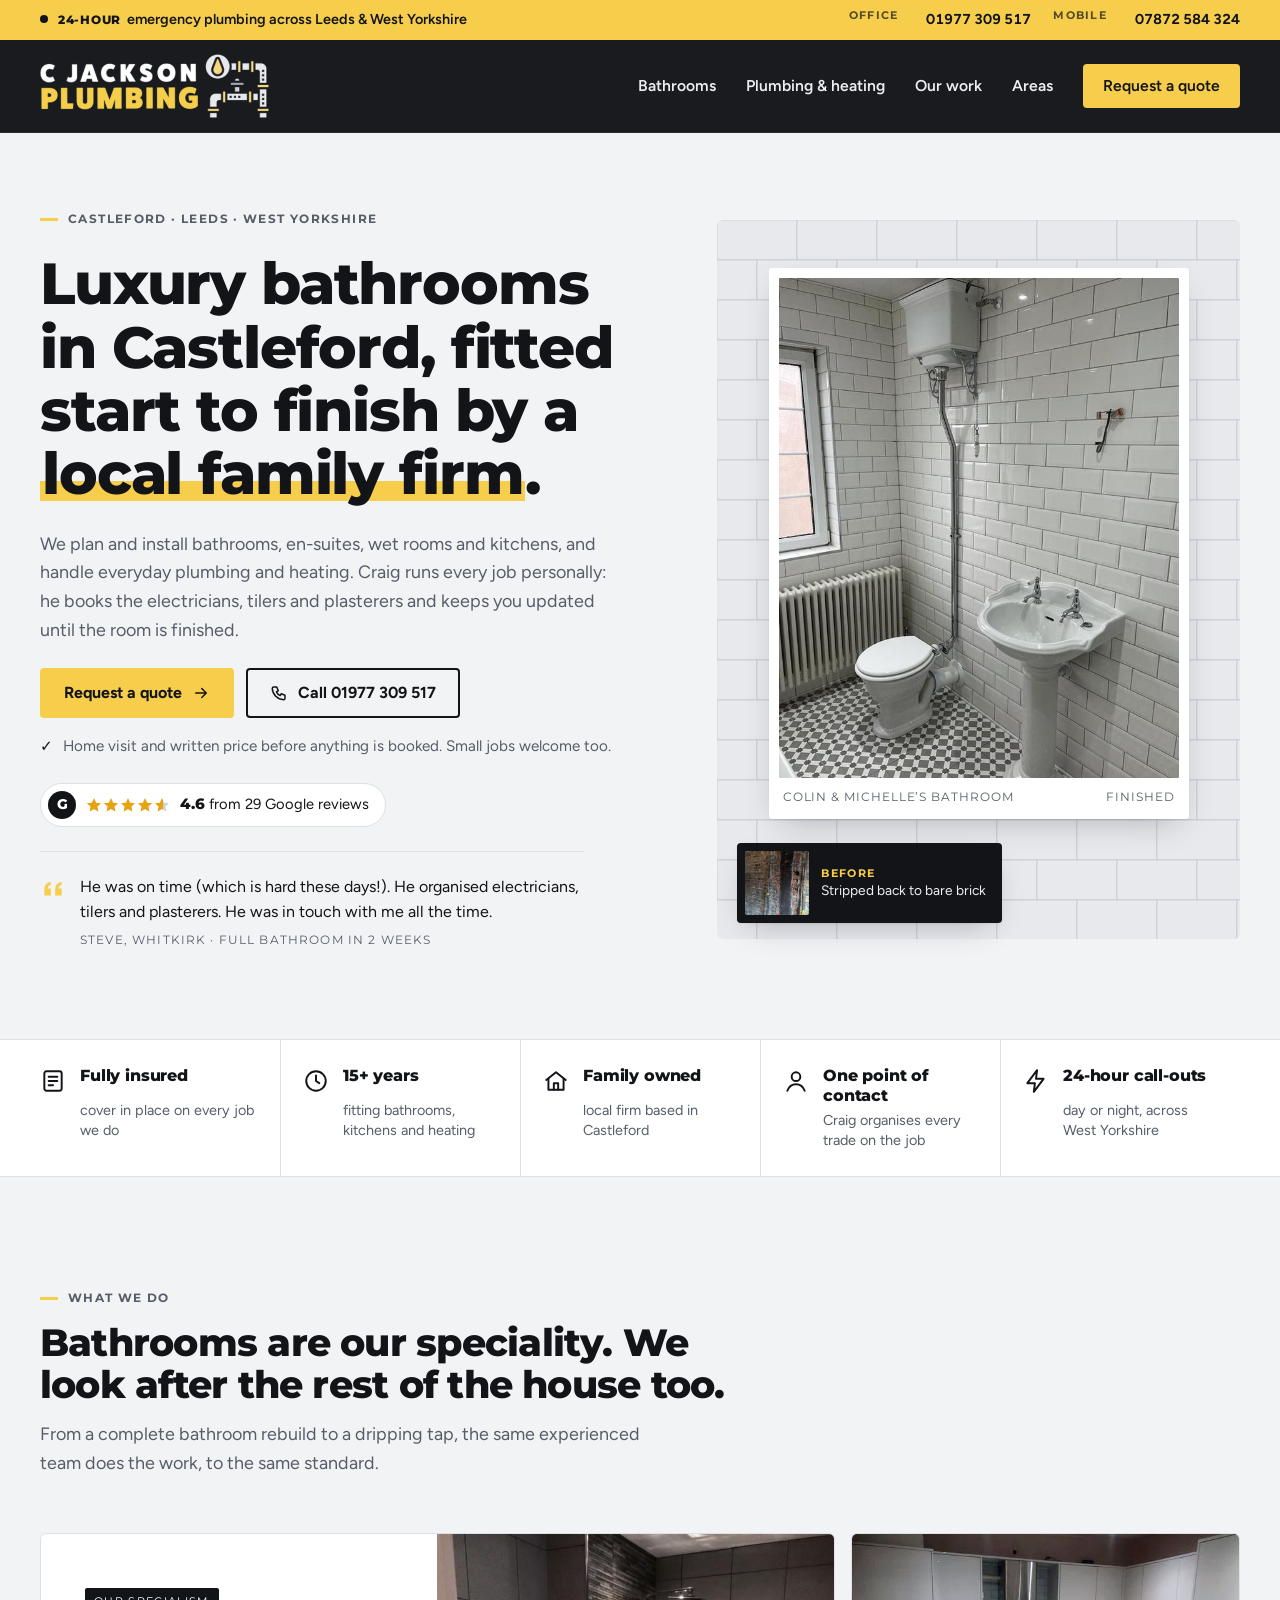
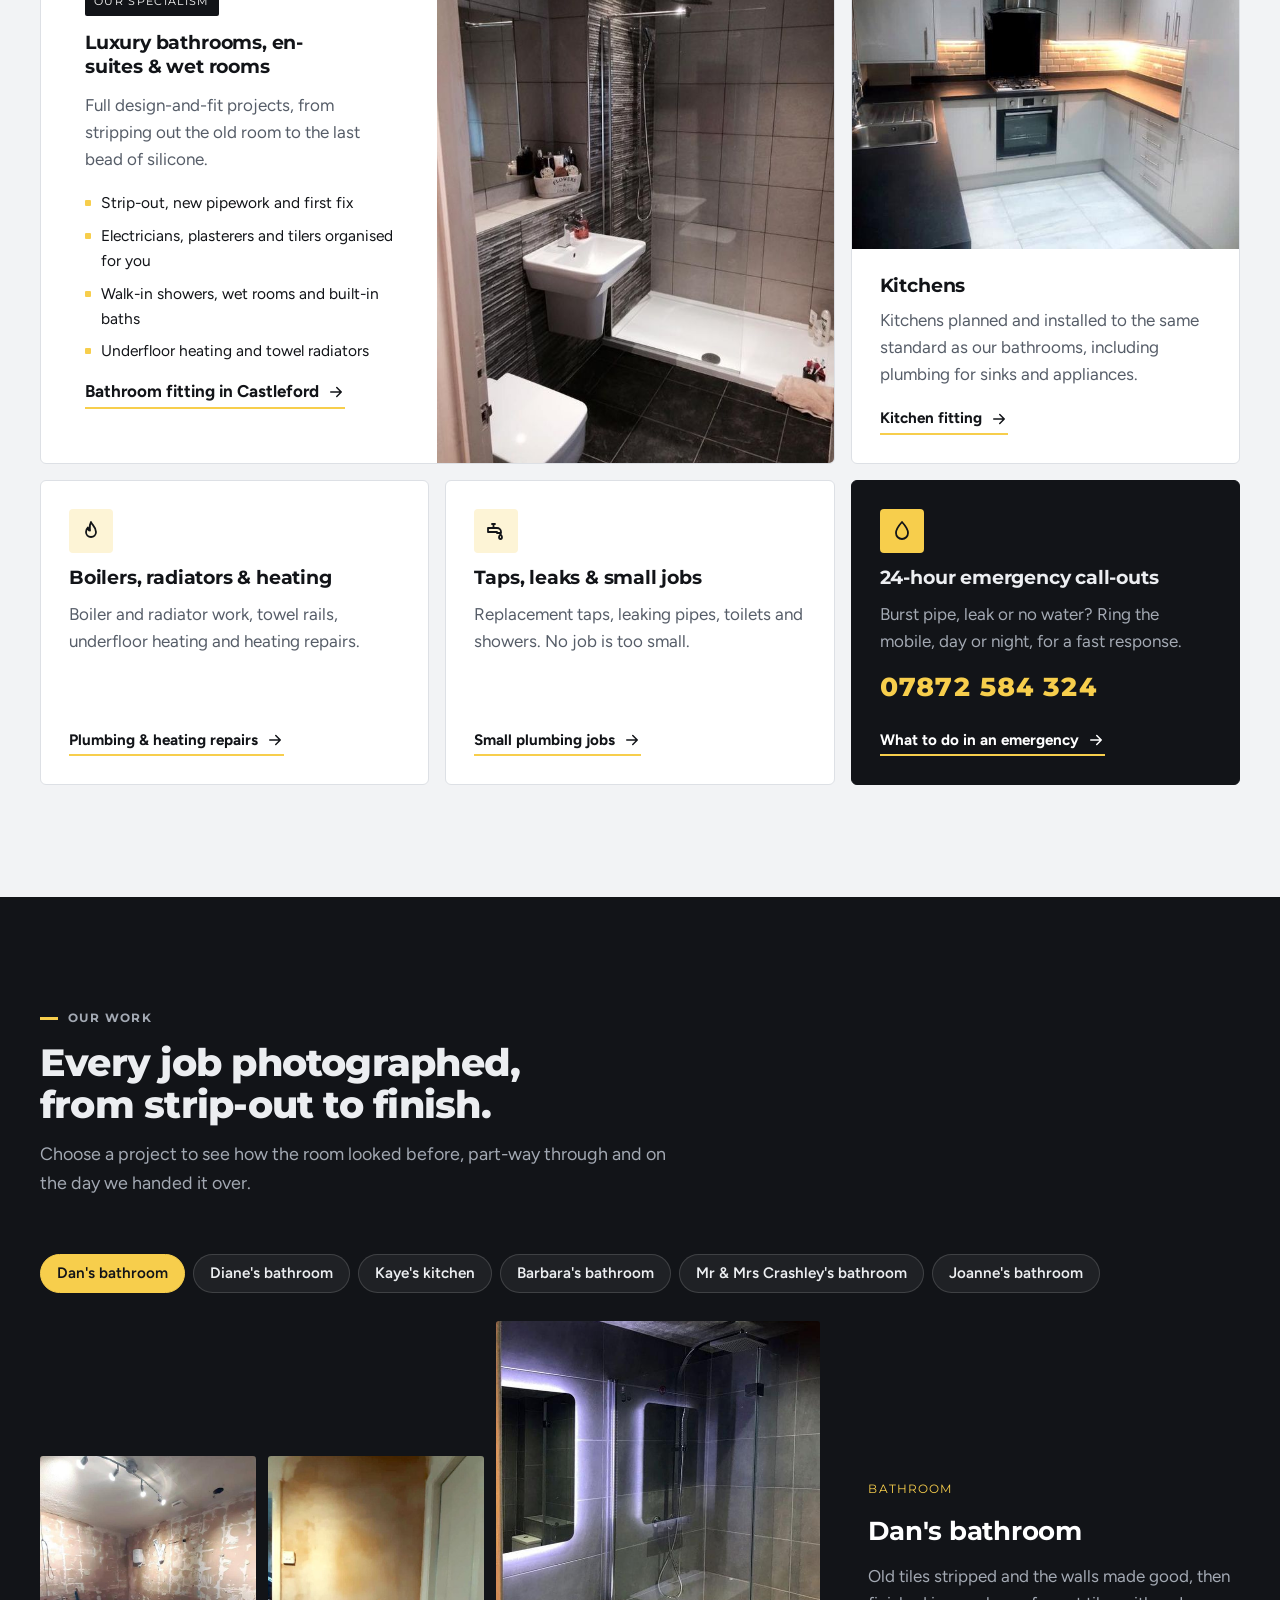
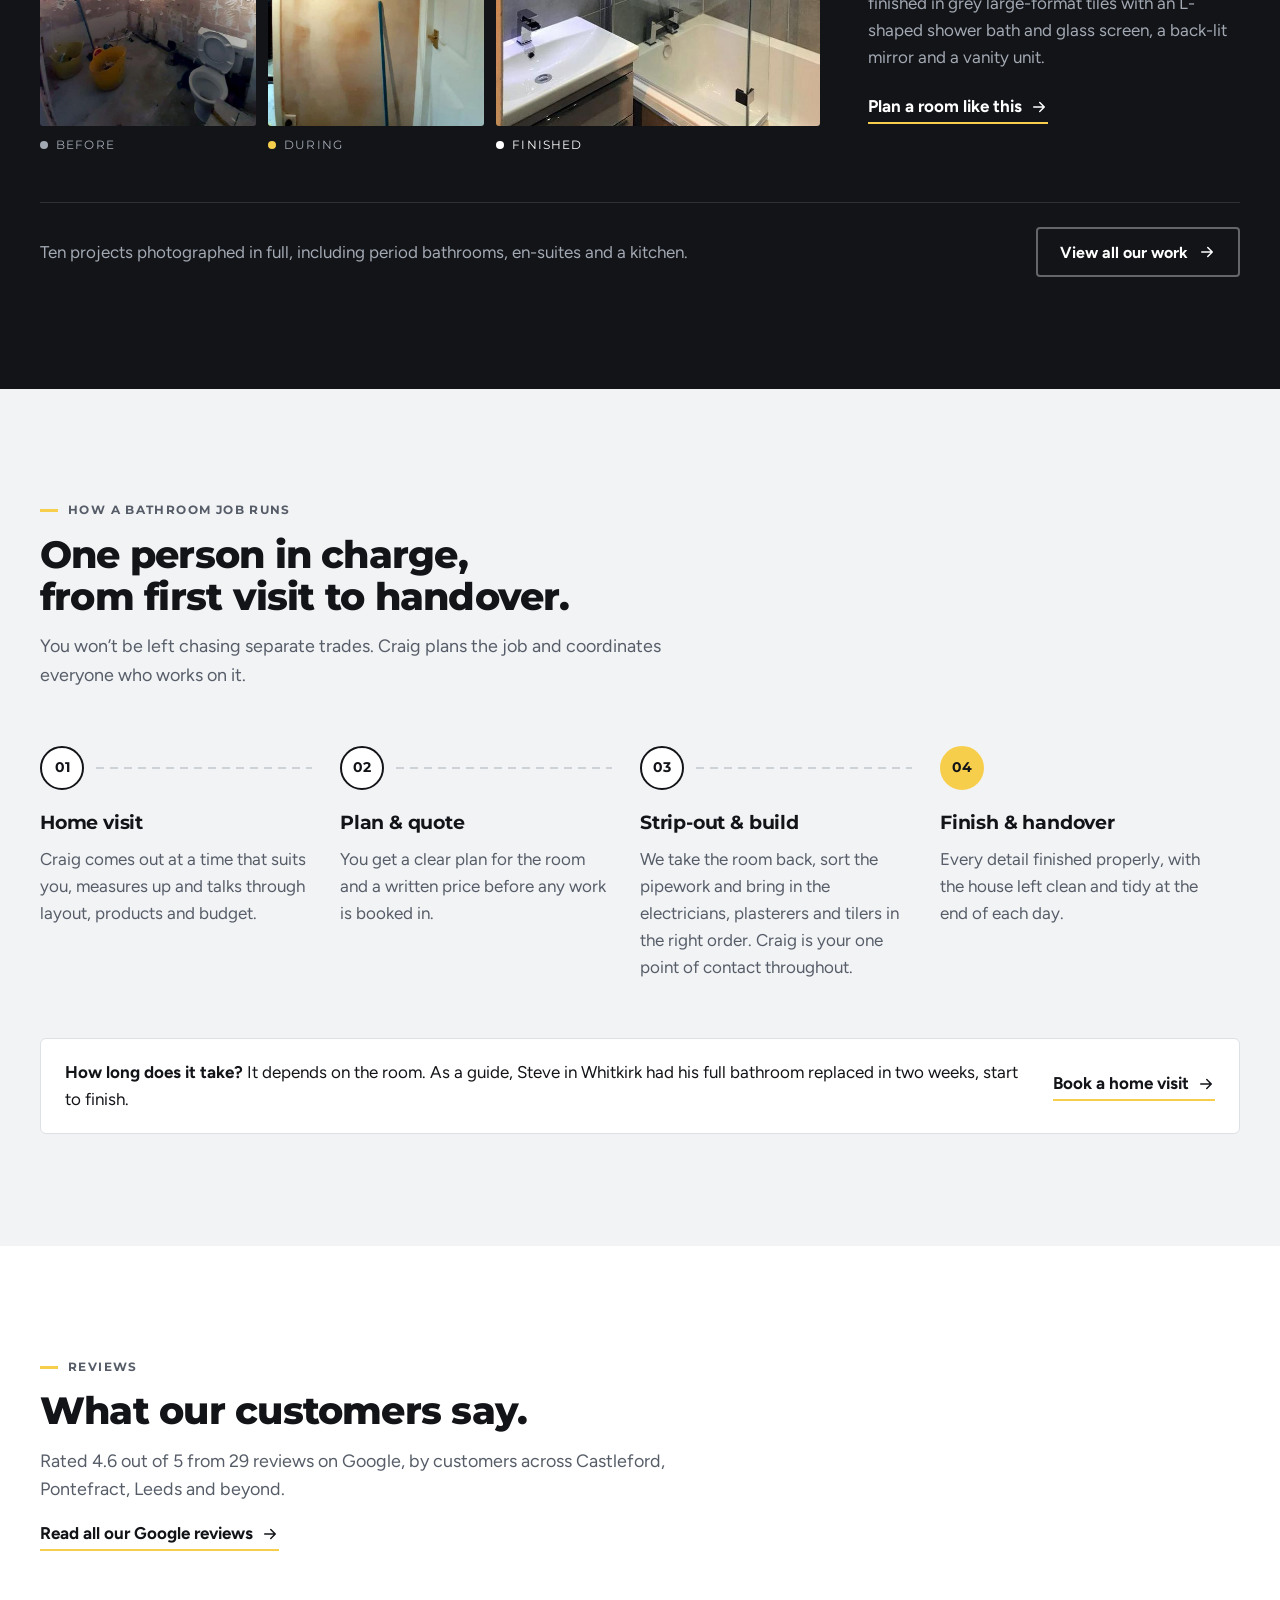
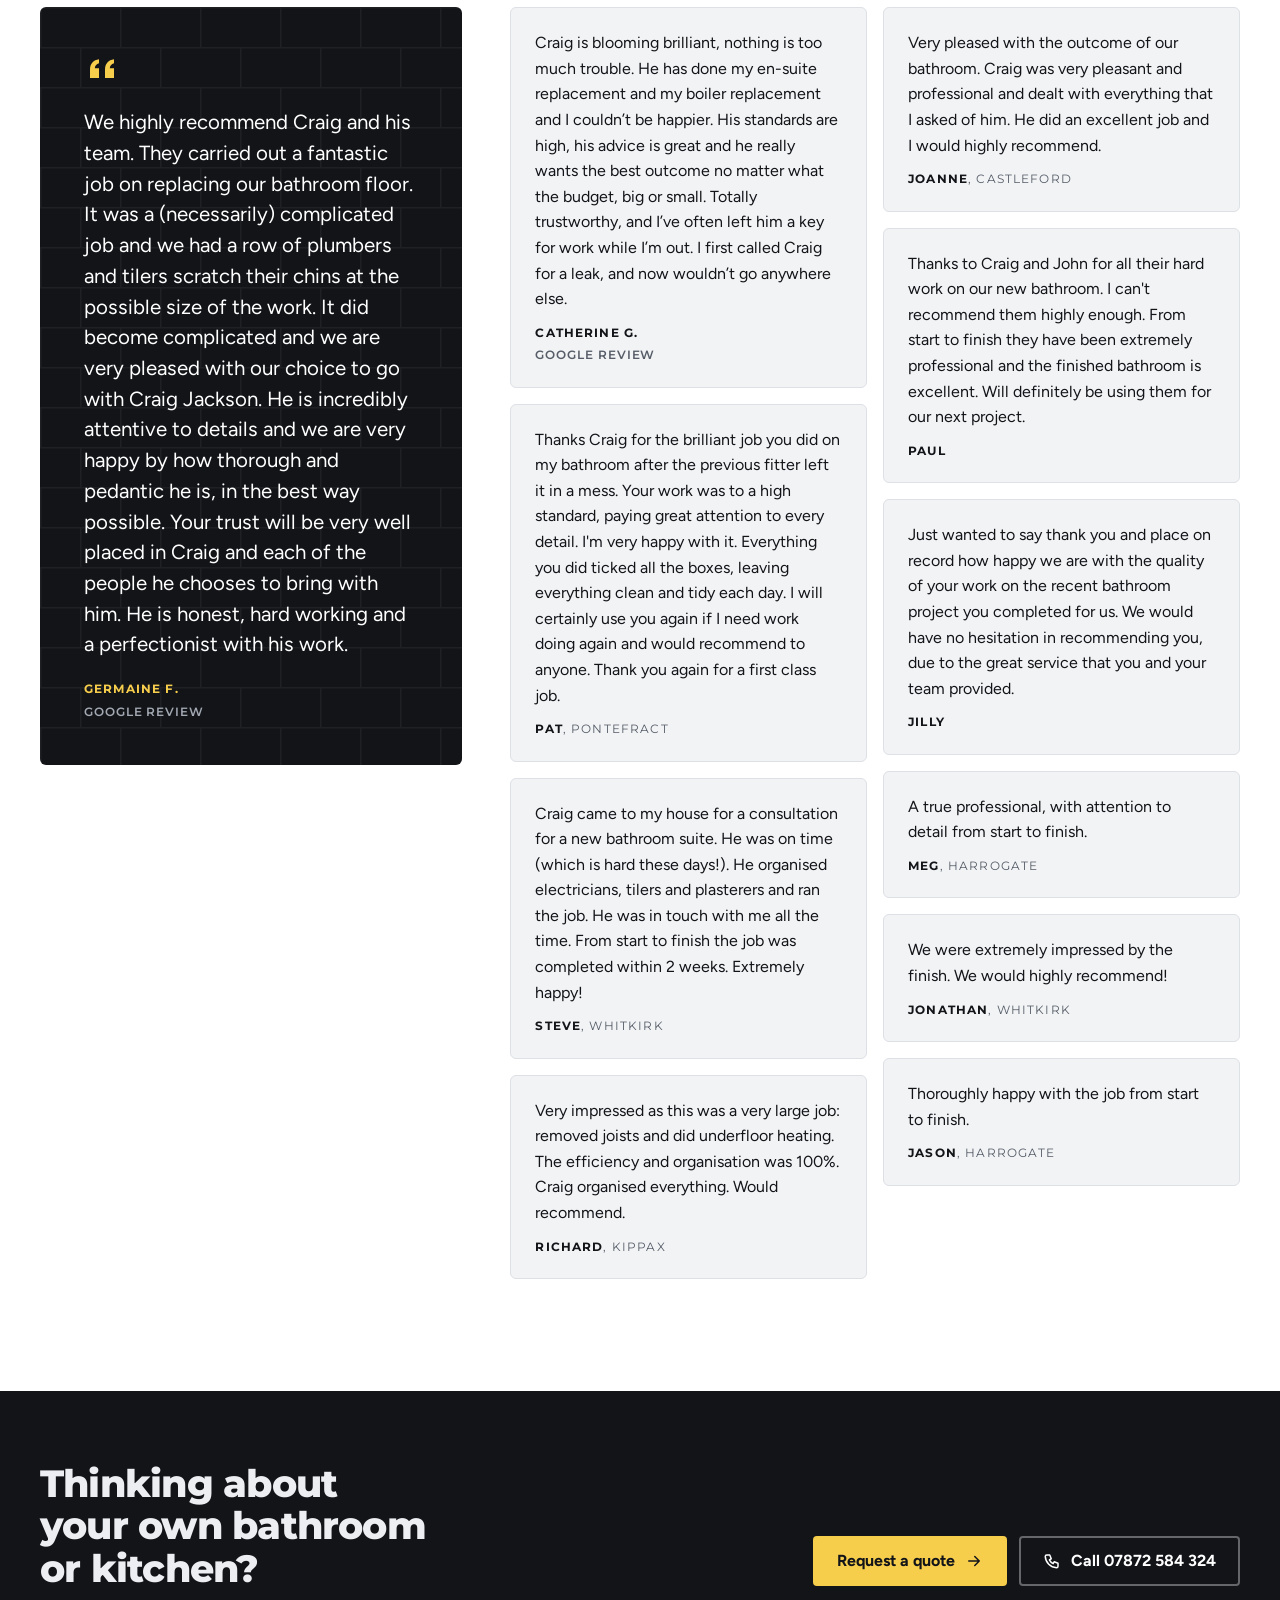
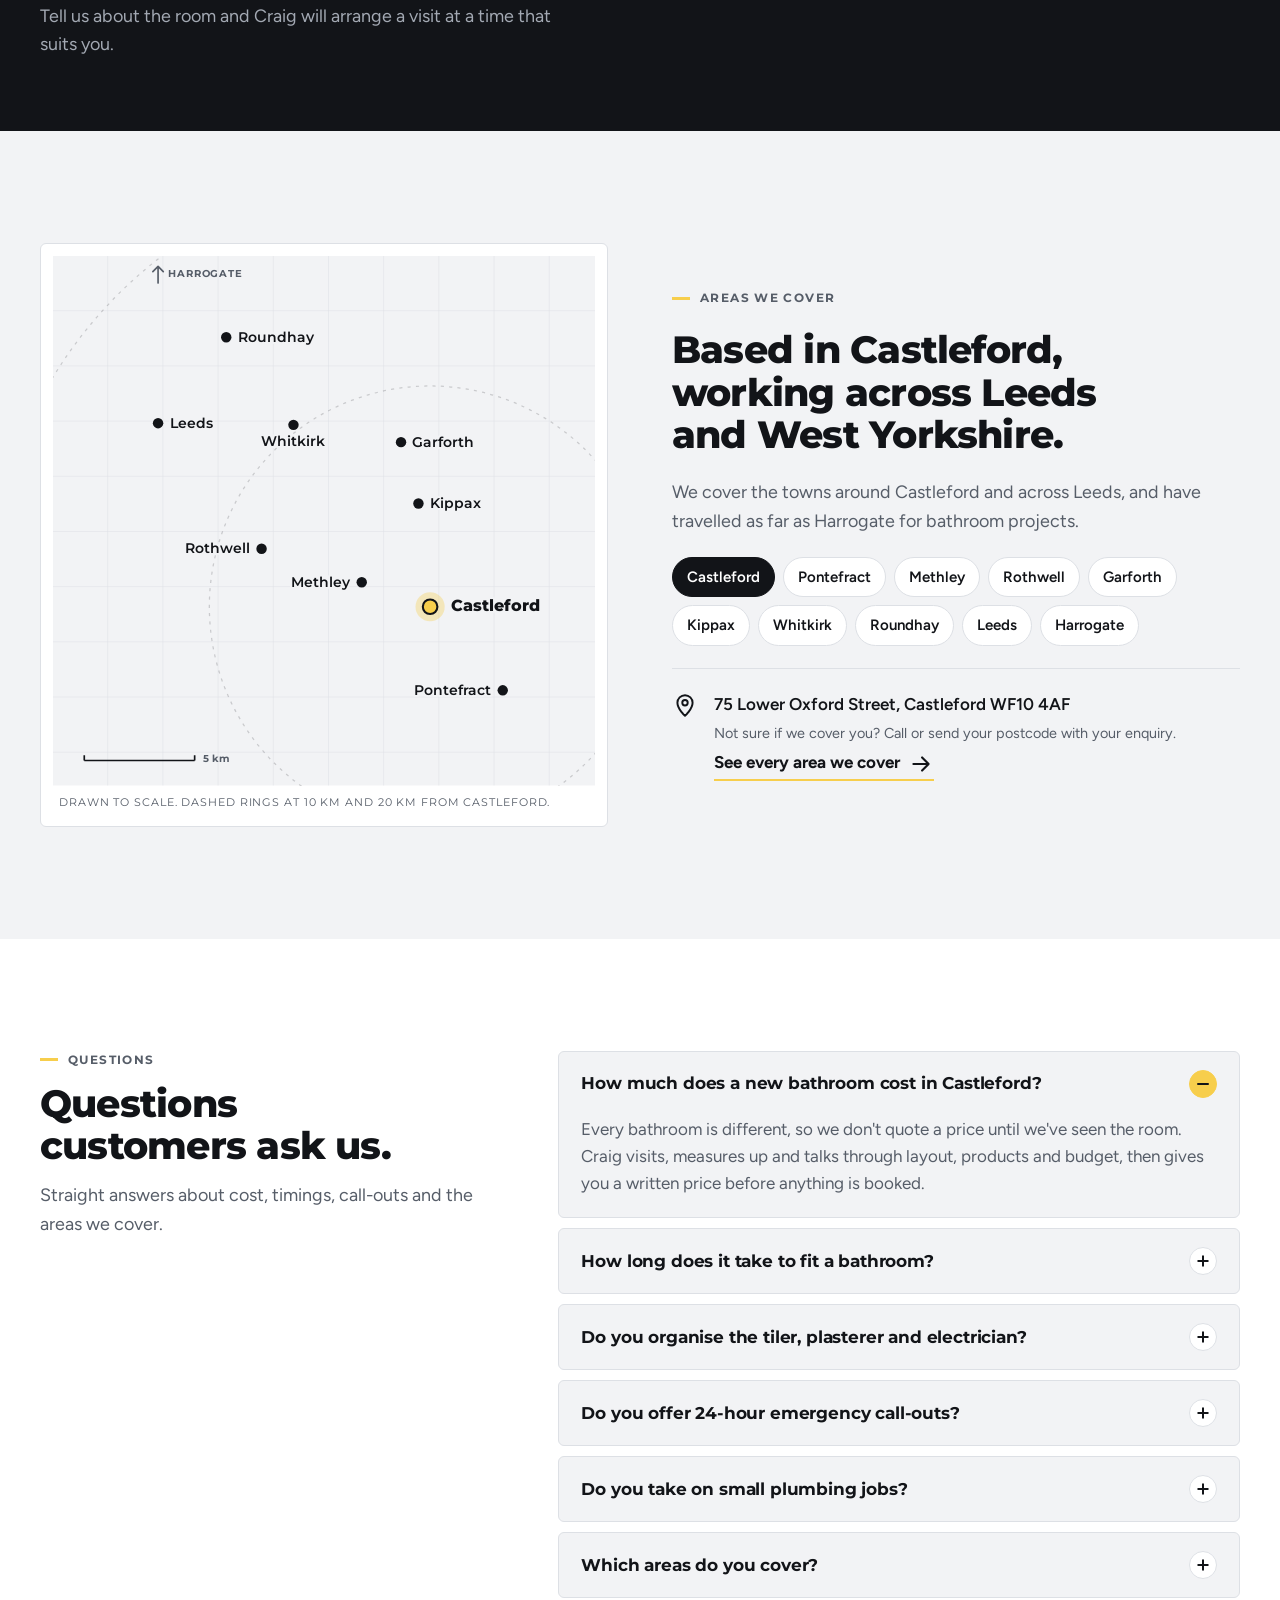
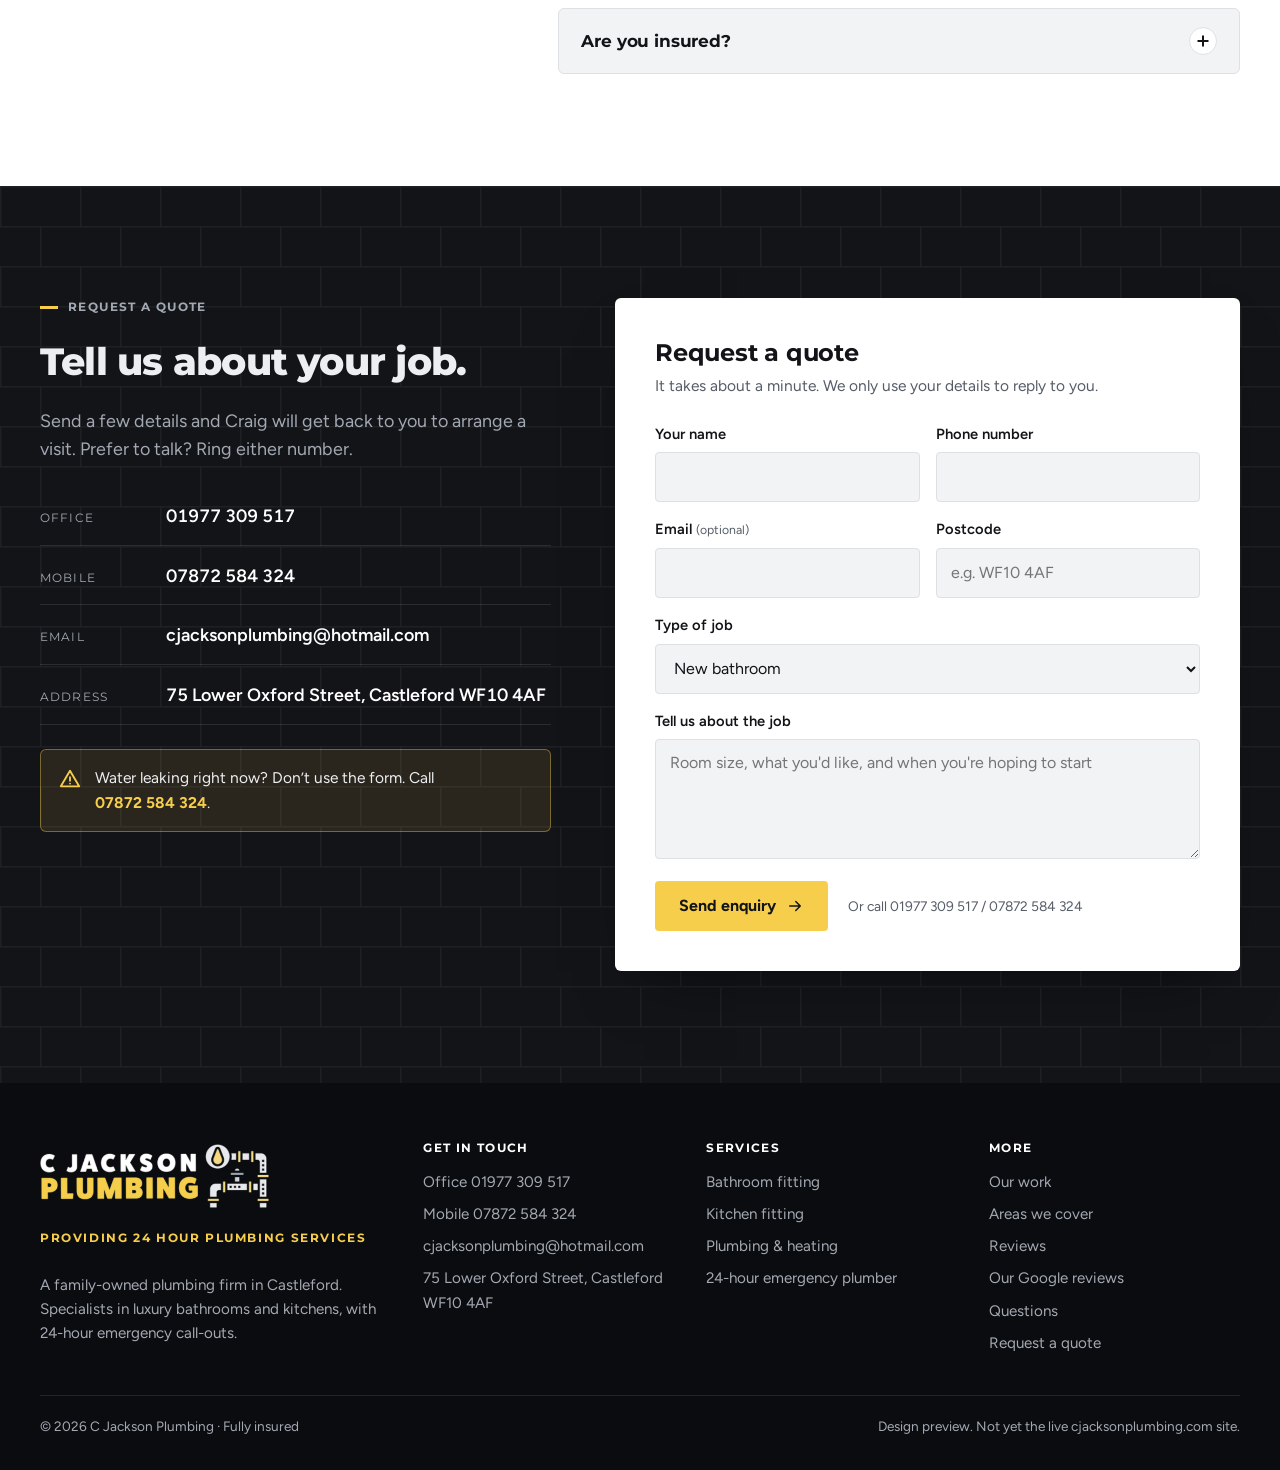
<file: index.html>
<!doctype html>
<html lang="en-GB">
<head>
<meta charset="utf-8">
<meta name="viewport" content="width=device-width, initial-scale=1, viewport-fit=cover">
<title>Plumber &amp; Bathroom Fitter in Castleford | C Jackson Plumbing</title>
<meta name="description" content="Family-run plumbers and luxury bathroom fitters in Castleford. Fully insured, 15+ years&#x27; experience and 24-hour emergency call-outs across Leeds and West Yorkshire.">
<link rel="canonical" href="https://www.cjacksonplumbing.com/">
<meta name="robots" content="noindex, nofollow">
<meta name="theme-color" content="#121418">
<meta name="geo.region" content="GB-WKF">
<meta name="geo.placename" content="Castleford">
<link rel="preconnect" href="https://fonts.googleapis.com">
<link rel="preconnect" href="https://fonts.gstatic.com" crossorigin>
<link rel="stylesheet" href="https://fonts.googleapis.com/css2?family=Montserrat:wght@600;700;800&family=Figtree:wght@400;500;600;700&display=swap">
<link rel="icon" type="image/png" sizes="32x32" href="img/brand/favicon-32.png">
<link rel="apple-touch-icon" href="img/brand/icon-180.png">
<meta property="og:type" content="website">
<meta property="og:locale" content="en_GB">
<meta property="og:site_name" content="C Jackson Plumbing">
<meta property="og:title" content="Plumber &amp; Bathroom Fitter in Castleford | C Jackson Plumbing">
<meta property="og:description" content="Family-run plumbers and luxury bathroom fitters in Castleford. Fully insured, 15+ years&#x27; experience and 24-hour emergency call-outs across Leeds and West Yorkshire.">
<meta property="og:url" content="https://www.cjacksonplumbing.com/">
<meta property="og:image" content="https://moodfilms.github.io/cjackson-plumbing-preview/img/brand/og-image.jpg">
<meta property="og:image:width" content="1200">
<meta property="og:image:height" content="630">
<meta name="twitter:card" content="summary_large_image">
<link rel="stylesheet" href="styles.css">
<script type="application/ld+json">{"@context": "https://schema.org", "@graph": [{"@type": "Plumber", "@id": "https://www.cjacksonplumbing.com/#business", "name": "C Jackson Plumbing", "slogan": "Providing 24 hour plumbing services", "description": "Family-owned plumbing firm in Castleford, West Yorkshire, specialising in luxury bathrooms, en-suites, wet rooms and kitchens, with 24-hour emergency call-outs. Fully insured with over 15 years of experience.", "url": "https://www.cjacksonplumbing.com/", "telephone": "+441977309517", "email": "cjacksonplumbing@hotmail.com", "contactPoint": [{"@type": "ContactPoint", "telephone": "+441977309517", "contactType": "customer service", "areaServed": "GB", "availableLanguage": "English"}, {"@type": "ContactPoint", "telephone": "+447872584324", "contactType": "emergency", "areaServed": "GB", "availableLanguage": "English"}], "logo": "https://www.cjacksonplumbing.com/img/brand/cjackson-logo-full.png", "image": "https://www.cjacksonplumbing.com/img/brand/og-image.jpg", "address": {"@type": "PostalAddress", "streetAddress": "75 Lower Oxford Street", "addressLocality": "Castleford", "addressRegion": "West Yorkshire", "postalCode": "WF10 4AF", "addressCountry": "GB"}, "hasMap": "https://www.google.com/maps/search/?api=1&query=75+Lower+Oxford+Street+Castleford+WF10+4AF", "openingHoursSpecification": [{"@type": "OpeningHoursSpecification", "dayOfWeek": ["Monday", "Tuesday", "Wednesday", "Thursday", "Friday", "Saturday", "Sunday"], "opens": "00:00", "closes": "23:59"}], "areaServed": [{"@type": "Place", "name": "Castleford"}, {"@type": "Place", "name": "Pontefract"}, {"@type": "Place", "name": "Methley"}, {"@type": "Place", "name": "Rothwell"}, {"@type": "Place", "name": "Garforth"}, {"@type": "Place", "name": "Kippax"}, {"@type": "Place", "name": "Whitkirk"}, {"@type": "Place", "name": "Roundhay"}, {"@type": "Place", "name": "Leeds"}, {"@type": "Place", "name": "Harrogate"}, {"@type": "Place", "name": "West Yorkshire"}], "knowsAbout": ["Bathroom fitting", "En-suite installation", "Wet rooms", "Walk-in showers", "Kitchen fitting", "Emergency plumbing", "Leak repairs", "Radiators", "Underfloor heating", "Heating repairs"], "hasOfferCatalog": {"@type": "OfferCatalog", "name": "Plumbing and bathroom services", "itemListElement": [{"@type": "Offer", "itemOffered": {"@type": "Service", "name": "Bathroom fitting", "url": "https://www.cjacksonplumbing.com/bathroom-fitters-castleford.html"}}, {"@type": "Offer", "itemOffered": {"@type": "Service", "name": "Kitchen fitting", "url": "https://www.cjacksonplumbing.com/kitchen-fitters-castleford.html"}}, {"@type": "Offer", "itemOffered": {"@type": "Service", "name": "Plumbing and heating repairs", "url": "https://www.cjacksonplumbing.com/plumbing-heating-castleford.html"}}, {"@type": "Offer", "itemOffered": {"@type": "Service", "name": "24-hour emergency plumber", "url": "https://www.cjacksonplumbing.com/emergency-plumber-castleford.html"}}]}}, {"@type": "WebSite", "@id": "https://www.cjacksonplumbing.com/#website", "url": "https://www.cjacksonplumbing.com/", "name": "C Jackson Plumbing", "publisher": {"@id": "https://www.cjacksonplumbing.com/#business"}, "inLanguage": "en-GB"}, {"@type": "FAQPage", "mainEntity": [{"@type": "Question", "name": "How much does a new bathroom cost in Castleford?", "acceptedAnswer": {"@type": "Answer", "text": "Every bathroom is different, so we don't quote a price until we've seen the room. Craig visits, measures up and talks through layout, products and budget, then gives you a written price before anything is booked."}}, {"@type": "Question", "name": "How long does it take to fit a bathroom?", "acceptedAnswer": {"@type": "Answer", "text": "It depends on the size of the room and how much work is involved. As a guide, Steve in Whitkirk had his full bathroom replaced in two weeks from start to finish."}}, {"@type": "Question", "name": "Do you organise the tiler, plasterer and electrician?", "acceptedAnswer": {"@type": "Answer", "text": "Yes. Craig books and coordinates the electricians, plasterers and tilers on every job, so you have one point of contact from the first visit to handover."}}, {"@type": "Question", "name": "Do you offer 24-hour emergency call-outs?", "acceptedAnswer": {"@type": "Answer", "text": "Yes. For burst pipes, serious leaks or no water, call Craig's mobile on 07872 584 324, day or night."}}, {"@type": "Question", "name": "Do you take on small plumbing jobs?", "acceptedAnswer": {"@type": "Answer", "text": "Yes. Replacement taps, leaking pipes, toilets, showers and radiators are all welcome. No job is too small."}}, {"@type": "Question", "name": "Which areas do you cover?", "acceptedAnswer": {"@type": "Answer", "text": "We're based at 75 Lower Oxford Street in Castleford and cover Pontefract, Methley, Rothwell, Garforth, Kippax, Whitkirk, Roundhay, Leeds and the wider West Yorkshire area. We have also travelled to Harrogate for bathroom projects."}}, {"@type": "Question", "name": "Are you insured?", "acceptedAnswer": {"@type": "Answer", "text": "Yes. C Jackson Plumbing is fully insured on every job."}}]}]}</script>
</head>
<body>
<div class="topbar">
  <div class="wrap">
    <p class="topbar-msg"><span class="pulse" aria-hidden="true"></span><strong>24-hour</strong>emergency plumbing<span class="hide-sm"> across Leeds &amp; West Yorkshire</span></p>
    <p class="topbar-lines"><span class="hide-sm">Office</span><a class="hide-sm" href="tel:+441977309517">01977 309 517</a> <span class="hide-sm">Mobile</span><a href="tel:+447872584324">07872 584 324</a></p>
  </div>
</div>
<header class="site-header">
  <div class="wrap">
    <a class="logo" href="index.html" aria-label="C Jackson Plumbing, home"><img src="img/brand/cjackson-logo.png" alt="C Jackson Plumbing" width="847" height="237"></a>
    <button class="menu-btn" type="button" aria-expanded="false" aria-controls="site-nav" aria-label="Open menu"><svg viewBox="0 0 24 24" fill="none" stroke="currentColor" stroke-width="2" stroke-linecap="round" aria-hidden="true"><path d="M4 7h16M4 12h16M4 17h16"/></svg></button>
    <nav class="site-nav" id="site-nav" aria-label="Main">
      <a href="bathroom-fitters-castleford.html">Bathrooms</a>
      <a href="plumbing-heating-castleford.html">Plumbing &amp; heating</a>
      <a href="work.html">Our work</a>
      <a href="areas.html">Areas</a>
      <a class="btn btn--brass" href="#contact">Request a quote</a>
    </nav>
  </div>
</header>
<main>
<section class="hero">
  <div class="wrap">
    <div class="hero-copy">
      <span class="eyebrow">Castleford &middot; Leeds &middot; West Yorkshire</span>
      <h1>Luxury bathrooms in Castleford, fitted start to finish by a <em>local family firm</em>.</h1>
      <p class="hero-lead">We plan and install bathrooms, en-suites, wet rooms and kitchens, and handle everyday plumbing and heating. Craig runs every job personally: he books the electricians, tilers and plasterers and keeps you updated until the room is finished.</p>
      <div class="hero-actions">
        <a class="btn btn--brass" href="#contact">Request a quote <svg viewBox="0 0 24 24" fill="none" stroke="currentColor" stroke-width="2" stroke-linecap="round" stroke-linejoin="round" aria-hidden="true"><path d="M5 12h14M13 6l6 6-6 6"/></svg></a>
        <a class="btn btn--line" href="tel:+441977309517"><svg viewBox="0 0 24 24" fill="none" stroke="currentColor" stroke-width="2" stroke-linecap="round" stroke-linejoin="round" aria-hidden="true"><path d="M5 4h4l2 5-2.5 1.5a11 11 0 0 0 5 5L15 13l5 2v4a2 2 0 0 1-2 2A16 16 0 0 1 3 6a2 2 0 0 1 2-2"/></svg>Call 01977 309 517</a>
      </div>
      <p class="hero-reassure">Home visit and written price before anything is booked. Small jobs welcome too.</p>
      <a class="rating-badge" href="https://share.google/jorUrsgIrEd4Z9cPQ" target="_blank" rel="noopener" aria-label="Rated 4.6 out of 5 from 29 Google reviews. Opens Google.">
        <span class="rating-g" aria-hidden="true">G</span>
        <span class="rating-stars" style="--pct:92%" aria-hidden="true"><span class="rating-off"><svg viewBox="0 0 20 20" aria-hidden="true"><path d="M10 1.5l2.6 5.6 6.1.7-4.5 4.2 1.2 6-5.4-3.1-5.4 3.1 1.2-6L1.3 7.8l6.1-.7z" fill="currentColor"/></svg><svg viewBox="0 0 20 20" aria-hidden="true"><path d="M10 1.5l2.6 5.6 6.1.7-4.5 4.2 1.2 6-5.4-3.1-5.4 3.1 1.2-6L1.3 7.8l6.1-.7z" fill="currentColor"/></svg><svg viewBox="0 0 20 20" aria-hidden="true"><path d="M10 1.5l2.6 5.6 6.1.7-4.5 4.2 1.2 6-5.4-3.1-5.4 3.1 1.2-6L1.3 7.8l6.1-.7z" fill="currentColor"/></svg><svg viewBox="0 0 20 20" aria-hidden="true"><path d="M10 1.5l2.6 5.6 6.1.7-4.5 4.2 1.2 6-5.4-3.1-5.4 3.1 1.2-6L1.3 7.8l6.1-.7z" fill="currentColor"/></svg><svg viewBox="0 0 20 20" aria-hidden="true"><path d="M10 1.5l2.6 5.6 6.1.7-4.5 4.2 1.2 6-5.4-3.1-5.4 3.1 1.2-6L1.3 7.8l6.1-.7z" fill="currentColor"/></svg></span><span class="rating-on"><svg viewBox="0 0 20 20" aria-hidden="true"><path d="M10 1.5l2.6 5.6 6.1.7-4.5 4.2 1.2 6-5.4-3.1-5.4 3.1 1.2-6L1.3 7.8l6.1-.7z" fill="currentColor"/></svg><svg viewBox="0 0 20 20" aria-hidden="true"><path d="M10 1.5l2.6 5.6 6.1.7-4.5 4.2 1.2 6-5.4-3.1-5.4 3.1 1.2-6L1.3 7.8l6.1-.7z" fill="currentColor"/></svg><svg viewBox="0 0 20 20" aria-hidden="true"><path d="M10 1.5l2.6 5.6 6.1.7-4.5 4.2 1.2 6-5.4-3.1-5.4 3.1 1.2-6L1.3 7.8l6.1-.7z" fill="currentColor"/></svg><svg viewBox="0 0 20 20" aria-hidden="true"><path d="M10 1.5l2.6 5.6 6.1.7-4.5 4.2 1.2 6-5.4-3.1-5.4 3.1 1.2-6L1.3 7.8l6.1-.7z" fill="currentColor"/></svg><svg viewBox="0 0 20 20" aria-hidden="true"><path d="M10 1.5l2.6 5.6 6.1.7-4.5 4.2 1.2 6-5.4-3.1-5.4 3.1 1.2-6L1.3 7.8l6.1-.7z" fill="currentColor"/></svg></span></span>
        <span class="rating-text"><b>4.6</b> from 29 Google reviews</span>
      </a>
      <figure class="hero-quote">
        <svg viewBox="0 0 24 24" fill="currentColor" aria-hidden="true"><path d="M4 18v-5.5C4 8.4 6.3 6 10 5.5v2.6C8.2 8.6 7.3 9.8 7.2 11.5H10V18H4Zm10 0v-5.5c0-4.1 2.3-6.5 6-7v2.6c-1.8.5-2.7 1.7-2.8 3.4H20V18h-6Z"/></svg>
        <blockquote style="margin:0"><p>He was on time (which is hard these days!). He organised electricians, tilers and plasterers. He was in touch with me all the time.</p>
        <cite>Steve, Whitkirk &middot; full bathroom in 2 weeks</cite></blockquote>
      </figure>
    </div>
    <div class="hero-wall">
      <figure class="hero-photo">
        <img src="img/colin-michelle-after.jpg" srcset="img/colin-michelle-after-640.jpg 640w, img/colin-michelle-after.jpg 768w" sizes="(max-width: 640px) 92vw, 440px" alt="Period-style bathroom in West Yorkshire with white metro tiles, high-level cistern, column radiator and patterned floor" width="768" height="1024" decoding="async" fetchpriority="high">
        <figcaption><span>Colin &amp; Michelle&rsquo;s bathroom</span><span>Finished</span></figcaption>
      </figure>
      <div class="hero-before">
        <img src="img/colin-michelle-before.jpg" srcset="img/colin-michelle-before-640.jpg 640w, img/colin-michelle-before.jpg 800w" sizes="64px" alt="The same room stripped back to bare brick before work began" width="800" height="600" decoding="async">
        <span><b>Before</b>Stripped back to bare brick</span>
      </div>
    </div>
  </div>
</section>

<section class="trust" aria-label="Accreditations and why customers choose us">
  <div class="wrap">
    <ul>
      <li><svg viewBox="0 0 24 24" fill="none" stroke="currentColor" stroke-width="1.8" stroke-linecap="round" stroke-linejoin="round" aria-hidden="true"><rect x="4" y="3" width="16" height="18" rx="2"/><path d="M8 8h8M8 12h8M8 16h4"/></svg><strong>Fully insured</strong><span>cover in place on every job we do</span></li>
      <li><svg viewBox="0 0 24 24" fill="none" stroke="currentColor" stroke-width="1.8" stroke-linecap="round" stroke-linejoin="round" aria-hidden="true"><circle cx="12" cy="12" r="9"/><path d="M12 7v5l3 2"/></svg><strong>15+ years</strong><span>fitting bathrooms, kitchens and heating</span></li>
      <li><svg viewBox="0 0 24 24" fill="none" stroke="currentColor" stroke-width="1.8" stroke-linecap="round" stroke-linejoin="round" aria-hidden="true"><path d="M3 11 12 4l9 7"/><path d="M5 10v10h14V10"/><path d="M10 20v-6h4v6"/></svg><strong>Family owned</strong><span>local firm based in Castleford</span></li>
      <li><svg viewBox="0 0 24 24" fill="none" stroke="currentColor" stroke-width="1.8" stroke-linecap="round" stroke-linejoin="round" aria-hidden="true"><circle cx="12" cy="8" r="4"/><path d="M4 21c1.5-4 4.5-6 8-6s6.5 2 8 6"/></svg><strong>One point of contact</strong><span>Craig organises every trade on the job</span></li>
      <li><svg viewBox="0 0 24 24" fill="none" stroke="currentColor" stroke-width="1.8" stroke-linecap="round" stroke-linejoin="round" aria-hidden="true"><path d="M13 2 4 14h7l-1 8 9-12h-7z"/></svg><strong>24-hour call-outs</strong><span>day or night, across West Yorkshire</span></li>
    </ul>
  </div>
</section>

<section class="band" id="services">
  <div class="wrap">
    <div class="section-head">
      <span class="eyebrow">What we do</span>
      <h2>Bathrooms are our speciality. We look after the rest of the house too.</h2>
      <p>From a complete bathroom rebuild to a dripping tap, the same experienced team does the work, to the same standard.</p>
    </div>
    <div class="services">
      <article class="service service--feature">
        <div class="service-body">
          <span class="tag">Our specialism</span>
          <h3>Luxury bathrooms, en-suites &amp; wet rooms</h3>
          <p>Full design-and-fit projects, from stripping out the old room to the last bead of silicone.</p>
          <ul>
            <li>Strip-out, new pipework and first fix</li>
            <li>Electricians, plasterers and tilers organised for you</li>
            <li>Walk-in showers, wet rooms and built-in baths</li>
            <li>Underfloor heating and towel radiators</li>
          </ul>
          <a class="text-link" href="bathroom-fitters-castleford.html">Bathroom fitting in Castleford <svg viewBox="0 0 24 24" fill="none" stroke="currentColor" stroke-width="2" stroke-linecap="round" stroke-linejoin="round" aria-hidden="true"><path d="M5 12h14M13 6l6 6-6 6"/></svg></a>
        </div>
        <img src="img/shower-room.jpg" alt="Walk-in shower room with glass screen, rainfall shower head and dark textured tiles" width="600" height="800" loading="lazy" decoding="async">
      </article>
      <article class="service service--photo">
        <img src="img/kaye-after.jpg" srcset="img/kaye-after-640.jpg 640w, img/kaye-after.jpg 1067w" sizes="(max-width: 640px) 92vw, 440px" alt="Finished kitchen with gloss units, metro-tile splashback and under-cabinet lighting" width="1067" height="800" loading="lazy" decoding="async">
        <div class="service-body">
          <h3>Kitchens</h3>
          <p>Kitchens planned and installed to the same standard as our bathrooms, including plumbing for sinks and appliances.</p>
          <a class="text-link service-link" href="kitchen-fitters-castleford.html">Kitchen fitting <svg viewBox="0 0 24 24" fill="none" stroke="currentColor" stroke-width="2" stroke-linecap="round" stroke-linejoin="round" aria-hidden="true"><path d="M5 12h14M13 6l6 6-6 6"/></svg></a>
        </div>
      </article>
      <article class="service">
        <span class="service-icon"><svg viewBox="0 0 24 24" fill="none" stroke="currentColor" stroke-width="1.8" stroke-linecap="round" stroke-linejoin="round" aria-hidden="true"><path d="M12 3c1 3 5 5 5 10a5 5 0 0 1-10 0c0-2 1-3.5 2-4.5 0 2 1 3 2 3 0-3-1-5 1-8.5Z"/></svg></span>
        <h3>Boilers, radiators &amp; heating</h3>
        <p>Boiler and radiator work, towel rails, underfloor heating and heating repairs.</p>
        <a class="text-link service-link" href="plumbing-heating-castleford.html">Plumbing &amp; heating repairs <svg viewBox="0 0 24 24" fill="none" stroke="currentColor" stroke-width="2" stroke-linecap="round" stroke-linejoin="round" aria-hidden="true"><path d="M5 12h14M13 6l6 6-6 6"/></svg></a>
      </article>
      <article class="service">
        <span class="service-icon"><svg viewBox="0 0 24 24" fill="none" stroke="currentColor" stroke-width="1.8" stroke-linecap="round" stroke-linejoin="round" aria-hidden="true"><path d="M4 9h9a4 4 0 0 1 4 4v1h-4v-1H4z"/><path d="M8 5h3M9.5 5v4"/><path d="M15 18c0 1 .7 2 1.5 2S18 19 18 18c0-1-1.5-2.5-1.5-2.5S15 17 15 18Z"/></svg></span>
        <h3>Taps, leaks &amp; small jobs</h3>
        <p>Replacement taps, leaking pipes, toilets and showers. No job is too small.</p>
        <a class="text-link service-link" href="plumbing-heating-castleford.html">Small plumbing jobs <svg viewBox="0 0 24 24" fill="none" stroke="currentColor" stroke-width="2" stroke-linecap="round" stroke-linejoin="round" aria-hidden="true"><path d="M5 12h14M13 6l6 6-6 6"/></svg></a>
      </article>
      <article class="service service--urgent">
        <span class="service-icon"><svg viewBox="0 0 24 24" fill="none" stroke="currentColor" stroke-width="1.8" stroke-linecap="round" stroke-linejoin="round" aria-hidden="true"><path d="M12 3s6 6.5 6 11a6 6 0 0 1-12 0c0-4.5 6-11 6-11Z"/></svg></span>
        <h3>24-hour emergency call-outs</h3>
        <p>Burst pipe, leak or no water? Ring the mobile, day or night, for a fast response.</p>
        <a class="urgent-number" href="tel:+447872584324">07872 584 324</a>
        <a class="text-link service-link urgent-link" href="emergency-plumber-castleford.html">What to do in an emergency <svg viewBox="0 0 24 24" fill="none" stroke="currentColor" stroke-width="2" stroke-linecap="round" stroke-linejoin="round" aria-hidden="true"><path d="M5 12h14M13 6l6 6-6 6"/></svg></a>
      </article>
    </div>
  </div>
</section>

<section class="band band--ink" id="work">
  <div class="wrap">
    <div class="section-head">
      <span class="eyebrow">Our work</span>
      <h2>Every job photographed, from strip-out to finish.</h2>
      <p>Choose a project to see how the room looked before, part-way through and on the day we handed it over.</p>
    </div>
    <div class="viewer-tabs" role="tablist" aria-label="Projects">
      <button class="viewer-tab" role="tab" id="tab-dan" aria-controls="panel-dan" aria-selected="true" tabindex="0" type="button">Dan&#x27;s bathroom</button>
      <button class="viewer-tab" role="tab" id="tab-diane" aria-controls="panel-diane" aria-selected="false" tabindex="-1" type="button">Diane&#x27;s bathroom</button>
      <button class="viewer-tab" role="tab" id="tab-kaye" aria-controls="panel-kaye" aria-selected="false" tabindex="-1" type="button">Kaye&#x27;s kitchen</button>
      <button class="viewer-tab" role="tab" id="tab-barbara" aria-controls="panel-barbara" aria-selected="false" tabindex="-1" type="button">Barbara&#x27;s bathroom</button>
      <button class="viewer-tab" role="tab" id="tab-crashley" aria-controls="panel-crashley" aria-selected="false" tabindex="-1" type="button">Mr &amp; Mrs Crashley&#x27;s bathroom</button>
      <button class="viewer-tab" role="tab" id="tab-joanne" aria-controls="panel-joanne" aria-selected="false" tabindex="-1" type="button">Joanne&#x27;s bathroom</button>
    </div>
    <div class="viewer-panel" role="tabpanel" id="panel-dan" aria-labelledby="tab-dan" tabindex="0">
      <ol class="stages">
        <li class="stage stage--before"><figure style="margin:0"><img src="img/dan-before.jpg" srcset="img/dan-before-640.jpg 640w, img/dan-before.jpg 768w" sizes="(max-width: 640px) 46vw, 300px" alt="Bathroom stripped back to bare walls with old adhesive showing" width="768" height="1024" decoding="async"><figcaption class="stage-label"><i></i>Before</figcaption></figure></li>
        <li class="stage stage--during"><figure style="margin:0"><img src="img/dan-during.jpg" alt="Walls freshly plastered and ready for tiling" width="669" height="990" decoding="async"><figcaption class="stage-label"><i></i>During</figcaption></figure></li>
        <li class="stage stage--after"><figure style="margin:0"><img src="img/dan-after.jpg" srcset="img/dan-after-640.jpg 640w, img/dan-after.jpg 768w" sizes="(max-width: 640px) 92vw, 460px" alt="Finished bathroom with back-lit mirror, vanity unit and shower bath" width="768" height="1024" decoding="async"><figcaption class="stage-label"><i></i>Finished</figcaption></figure></li>
      </ol>
      <div class="viewer-notes">
        <span class="meta">Bathroom</span>
        <h3>Dan&#x27;s bathroom</h3>
        <p>Old tiles stripped and the walls made good, then finished in grey large-format tiles with an L-shaped shower bath and glass screen, a back-lit mirror and a vanity unit.</p>
        <a class="text-link viewer-cta" href="#contact">Plan a room like this <svg viewBox="0 0 24 24" fill="none" stroke="currentColor" stroke-width="2" stroke-linecap="round" stroke-linejoin="round" aria-hidden="true"><path d="M5 12h14M13 6l6 6-6 6"/></svg></a>
      </div>
    </div>
    <div class="viewer-panel" role="tabpanel" id="panel-diane" aria-labelledby="tab-diane" tabindex="0" hidden>
      <ol class="stages">
        <li class="stage stage--before"><figure style="margin:0"><img src="img/diane-before.jpg" srcset="img/diane-before-640.jpg 640w, img/diane-before.jpg 768w" sizes="(max-width: 640px) 46vw, 300px" alt="Original bathroom with red wall tiles and pedestal basin" width="768" height="1024" decoding="async" fetchpriority="low"><figcaption class="stage-label"><i></i>Before</figcaption></figure></li>
        <li class="stage stage--during"><figure style="margin:0"><img src="img/diane-during.jpg" srcset="img/diane-during-640.jpg 640w, img/diane-during.jpg 768w" sizes="(max-width: 640px) 46vw, 300px" alt="New studwork framing during the rebuild" width="768" height="1024" decoding="async" fetchpriority="low"><figcaption class="stage-label"><i></i>During</figcaption></figure></li>
        <li class="stage stage--after"><figure style="margin:0"><img src="img/diane-after.jpg" alt="Finished room with wall-hung basin and concealed-cistern WC" width="449" height="600" decoding="async" fetchpriority="low"><figcaption class="stage-label"><i></i>Finished</figcaption></figure></li>
      </ol>
      <div class="viewer-notes">
        <span class="meta">Bathroom</span>
        <h3>Diane&#x27;s bathroom</h3>
        <p>Red wall tiles and the old pedestal suite removed and the room rebuilt with new studwork. Finished with a quadrant shower, LED mirror, chrome towel rail and a concealed-cistern WC.</p>
        <a class="text-link viewer-cta" href="#contact">Plan a room like this <svg viewBox="0 0 24 24" fill="none" stroke="currentColor" stroke-width="2" stroke-linecap="round" stroke-linejoin="round" aria-hidden="true"><path d="M5 12h14M13 6l6 6-6 6"/></svg></a>
      </div>
    </div>
    <div class="viewer-panel" role="tabpanel" id="panel-kaye" aria-labelledby="tab-kaye" tabindex="0" hidden>
      <ol class="stages">
        <li class="stage stage--before"><figure style="margin:0"><img src="img/kaye-before.jpg" srcset="img/kaye-before-640.jpg 640w, img/kaye-before.jpg 768w" sizes="(max-width: 640px) 46vw, 300px" alt="Kitchen stripped back to bare brick" width="768" height="1024" decoding="async" fetchpriority="low"><figcaption class="stage-label"><i></i>Before</figcaption></figure></li>
        <li class="stage stage--during"><figure style="margin:0"><img src="img/kaye-during.jpg" srcset="img/kaye-during-640.jpg 640w, img/kaye-during.jpg 1024w" sizes="(max-width: 640px) 46vw, 300px" alt="Walls re-boarded with the room ready for fitting" width="1024" height="768" decoding="async" fetchpriority="low"><figcaption class="stage-label"><i></i>During</figcaption></figure></li>
        <li class="stage stage--after"><figure style="margin:0"><img src="img/kaye-after.jpg" srcset="img/kaye-after-640.jpg 640w, img/kaye-after.jpg 1067w" sizes="(max-width: 640px) 92vw, 460px" alt="Finished kitchen with gloss units, metro-tile splashback and under-cabinet lights" width="1067" height="800" decoding="async" fetchpriority="low"><figcaption class="stage-label"><i></i>Finished</figcaption></figure></li>
      </ol>
      <div class="viewer-notes">
        <span class="meta">Kitchen</span>
        <h3>Kaye&#x27;s kitchen</h3>
        <p>Taken back to brick and fully re-boarded before fitting a new kitchen with a metro-tile splashback and under-cabinet lighting. A new shower room was added off the kitchen in the same job.</p>
        <a class="text-link viewer-cta" href="#contact">Plan a room like this <svg viewBox="0 0 24 24" fill="none" stroke="currentColor" stroke-width="2" stroke-linecap="round" stroke-linejoin="round" aria-hidden="true"><path d="M5 12h14M13 6l6 6-6 6"/></svg></a>
      </div>
    </div>
    <div class="viewer-panel" role="tabpanel" id="panel-barbara" aria-labelledby="tab-barbara" tabindex="0" hidden>
      <ol class="stages">
        <li class="stage stage--before"><figure style="margin:0"><img src="img/barbara-before.jpg" srcset="img/barbara-before-640.jpg 640w, img/barbara-before.jpg 800w" sizes="(max-width: 640px) 46vw, 300px" alt="Bathroom stripped to floorboards with old pipework exposed" width="800" height="600" decoding="async" fetchpriority="low"><figcaption class="stage-label"><i></i>Before</figcaption></figure></li>
        <li class="stage stage--during"><figure style="margin:0"><img src="img/barbara-during.jpg" alt="Walls prepared during the rebuild" width="600" height="800" decoding="async" fetchpriority="low"><figcaption class="stage-label"><i></i>During</figcaption></figure></li>
        <li class="stage stage--after"><figure style="margin:0"><img src="img/barbara-after.jpg" srcset="img/barbara-after-640.jpg 640w, img/barbara-after.jpg 800w" sizes="(max-width: 640px) 92vw, 460px" alt="Finished bathroom with grey combination vanity unit and marble-effect tiles" width="800" height="600" decoding="async" fetchpriority="low"><figcaption class="stage-label"><i></i>Finished</figcaption></figure></li>
      </ol>
      <div class="viewer-notes">
        <span class="meta">Bathroom</span>
        <h3>Barbara&#x27;s bathroom</h3>
        <p>Stripped right back to the floorboards, then finished with marble-effect wall tiles, a combination vanity and WC unit, a tall chrome towel radiator and wood-effect flooring.</p>
        <a class="text-link viewer-cta" href="#contact">Plan a room like this <svg viewBox="0 0 24 24" fill="none" stroke="currentColor" stroke-width="2" stroke-linecap="round" stroke-linejoin="round" aria-hidden="true"><path d="M5 12h14M13 6l6 6-6 6"/></svg></a>
      </div>
    </div>
    <div class="viewer-panel" role="tabpanel" id="panel-crashley" aria-labelledby="tab-crashley" tabindex="0" hidden>
      <ol class="stages">
        <li class="stage stage--before"><figure style="margin:0"><img src="img/crashley-before.jpg" alt="Bathroom with the old tiles removed and walls exposed" width="600" height="800" decoding="async" fetchpriority="low"><figcaption class="stage-label"><i></i>Before</figcaption></figure></li>
        <li class="stage stage--during"><figure style="margin:0"><img src="img/crashley-during.jpg" alt="New towel rail fitted while the walls are prepared" width="600" height="800" decoding="async" fetchpriority="low"><figcaption class="stage-label"><i></i>During</figcaption></figure></li>
        <li class="stage stage--after"><figure style="margin:0"><img src="img/crashley-after.jpg" alt="Finished bathroom with long white vanity unit under the window" width="480" height="640" decoding="async" fetchpriority="low"><figcaption class="stage-label"><i></i>Finished</figcaption></figure></li>
      </ol>
      <div class="viewer-notes">
        <span class="meta">Bathroom</span>
        <h3>Mr &amp; Mrs Crashley&#x27;s bathroom</h3>
        <p>Old stone-effect tiles and fittings removed, then a full refit with large-format porcelain, a long combination vanity and WC unit, a designer towel rail and a shower enclosure.</p>
        <a class="text-link viewer-cta" href="#contact">Plan a room like this <svg viewBox="0 0 24 24" fill="none" stroke="currentColor" stroke-width="2" stroke-linecap="round" stroke-linejoin="round" aria-hidden="true"><path d="M5 12h14M13 6l6 6-6 6"/></svg></a>
      </div>
    </div>
    <div class="viewer-panel" role="tabpanel" id="panel-joanne" aria-labelledby="tab-joanne" tabindex="0" hidden>
      <ol class="stages">
        <li class="stage stage--before"><figure style="margin:0"><img src="img/joanne-before.jpg" alt="Original bathroom with a green corner bath, matching basin and patterned carpet" width="600" height="800" decoding="async" fetchpriority="low"><figcaption class="stage-label"><i></i>Before</figcaption></figure></li>
        <li class="stage stage--during"><figure style="margin:0"><img src="img/joanne-during.jpg" srcset="img/joanne-during-640.jpg 640w, img/joanne-during.jpg 1067w" sizes="(max-width: 640px) 46vw, 300px" alt="New timber frame built for the bath and boxing, walls boarded" width="1067" height="800" decoding="async" fetchpriority="low"><figcaption class="stage-label"><i></i>During</figcaption></figure></li>
        <li class="stage stage--after"><figure style="margin:0"><img src="img/joanne-2.jpg" alt="Finished bathroom with a white built-in bath, mosaic-tiled panel and recessed niche" width="600" height="800" decoding="async" fetchpriority="low"><figcaption class="stage-label"><i></i>Finished</figcaption></figure></li>
      </ol>
      <div class="viewer-notes">
        <span class="meta">Bathroom &middot; Castleford</span>
        <h3>Joanne&#x27;s bathroom</h3>
        <p>A dated corner bath, coloured suite and carpet taken out. A new bath was built in on a timber frame with a mosaic panel and niche, alongside a quadrant shower and large-format grey tiles.</p>
        <blockquote>Very pleased with the outcome of our bathroom.<cite>Joanne, Castleford</cite></blockquote>
        <a class="text-link viewer-cta" href="#contact">Plan a room like this <svg viewBox="0 0 24 24" fill="none" stroke="currentColor" stroke-width="2" stroke-linecap="round" stroke-linejoin="round" aria-hidden="true"><path d="M5 12h14M13 6l6 6-6 6"/></svg></a>
      </div>
    </div>
    <div class="viewer-foot">
      <p>Ten projects photographed in full, including period bathrooms, en-suites and a kitchen.</p>
      <a class="btn btn--line-light" href="work.html">View all our work <svg viewBox="0 0 24 24" fill="none" stroke="currentColor" stroke-width="2" stroke-linecap="round" stroke-linejoin="round" aria-hidden="true"><path d="M5 12h14M13 6l6 6-6 6"/></svg></a>
    </div>
  </div>
</section>

<section class="band" id="process">
  <div class="wrap">
    <div class="section-head">
      <span class="eyebrow">How a bathroom job runs</span>
      <h2>One person in charge, from first visit to handover.</h2>
      <p>You won&rsquo;t be left chasing separate trades. Craig plans the job and coordinates everyone who works on it.</p>
    </div>
    <ol class="steps">
      <li class="step"><div class="step-num"><b>01</b></div><h3>Home visit</h3><p>Craig comes out at a time that suits you, measures up and talks through layout, products and budget.</p></li>
      <li class="step"><div class="step-num"><b>02</b></div><h3>Plan &amp; quote</h3><p>You get a clear plan for the room and a written price before any work is booked in.</p></li>
      <li class="step"><div class="step-num"><b>03</b></div><h3>Strip-out &amp; build</h3><p>We take the room back, sort the pipework and bring in the electricians, plasterers and tilers in the right order. Craig is your one point of contact throughout.</p></li>
      <li class="step"><div class="step-num"><b>04</b></div><h3>Finish &amp; handover</h3><p>Every detail finished properly, with the house left clean and tidy at the end of each day.</p></li>
    </ol>
    <div class="process-note">
      <p><strong>How long does it take?</strong> It depends on the room. As a guide, Steve in Whitkirk had his full bathroom replaced in two weeks, start to finish.</p>
      <a class="text-link" href="#contact">Book a home visit <svg viewBox="0 0 24 24" fill="none" stroke="currentColor" stroke-width="2" stroke-linecap="round" stroke-linejoin="round" aria-hidden="true"><path d="M5 12h14M13 6l6 6-6 6"/></svg></a>
    </div>
  </div>
</section>

<section class="band band--white" id="reviews">
  <div class="wrap">
    <div class="section-head">
      <span class="eyebrow">Reviews</span>
      <h2>What our customers say.</h2>
      <p>Rated 4.6 out of 5 from 29 reviews on Google, by customers across Castleford, Pontefract, Leeds and beyond.</p>
      <a class="text-link" href="https://share.google/jorUrsgIrEd4Z9cPQ" target="_blank" rel="noopener">Read all our Google reviews <svg viewBox="0 0 24 24" fill="none" stroke="currentColor" stroke-width="2" stroke-linecap="round" stroke-linejoin="round" aria-hidden="true"><path d="M5 12h14M13 6l6 6-6 6"/></svg></a>
    </div>
    <div class="reviews">
      <figure class="review-feature" style="margin:0">
        <svg viewBox="0 0 24 24" fill="currentColor" aria-hidden="true"><path d="M4 18v-5.5C4 8.4 6.3 6 10 5.5v2.6C8.2 8.6 7.3 9.8 7.2 11.5H10V18H4Zm10 0v-5.5c0-4.1 2.3-6.5 6-7v2.6c-1.8.5-2.7 1.7-2.8 3.4H20V18h-6Z"/></svg>
        <blockquote style="margin:0"><p>We highly recommend Craig and his team. They carried out a fantastic job on replacing our bathroom floor. It was a (necessarily) complicated job and we had a row of plumbers and tilers scratch their chins at the possible size of the work. It did become complicated and we are very pleased with our choice to go with Craig Jackson. He is incredibly attentive to details and we are very happy by how thorough and pedantic he is, in the best way possible. Your trust will be very well placed in Craig and each of the people he chooses to bring with him. He is honest, hard working and a perfectionist with his work.</p></blockquote>
        <footer><b>Germaine F.</b><span class="review-src">Google review</span></footer>
      </figure>
      <p class="swipe-hint" aria-hidden="true">Swipe for more reviews <span>&rarr;</span></p>
      <div class="review-grid">
        <figure class="review"><blockquote style="margin:0"><p>Craig is blooming brilliant, nothing is too much trouble. He has done my en-suite replacement and my boiler replacement and I couldn’t be happier. His standards are high, his advice is great and he really wants the best outcome no matter what the budget, big or small. Totally trustworthy, and I’ve often left him a key for work while I’m out. I first called Craig for a leak, and now wouldn’t go anywhere else.</p></blockquote><footer><b>Catherine G.</b><span class="review-src">Google review</span></footer></figure>
        <figure class="review"><blockquote style="margin:0"><p>Thanks Craig for the brilliant job you did on my bathroom after the previous fitter left it in a mess. Your work was to a high standard, paying great attention to every detail. I&#x27;m very happy with it. Everything you did ticked all the boxes, leaving everything clean and tidy each day. I will certainly use you again if I need work doing again and would recommend to anyone. Thank you again for a first class job.</p></blockquote><footer><b>Pat</b>, Pontefract</footer></figure>
        <figure class="review"><blockquote style="margin:0"><p>Craig came to my house for a consultation for a new bathroom suite. He was on time (which is hard these days!). He organised electricians, tilers and plasterers and ran the job. He was in touch with me all the time. From start to finish the job was completed within 2 weeks. Extremely happy!</p></blockquote><footer><b>Steve</b>, Whitkirk</footer></figure>
        <figure class="review"><blockquote style="margin:0"><p>Very impressed as this was a very large job: removed joists and did underfloor heating. The efficiency and organisation was 100%. Craig organised everything. Would recommend.</p></blockquote><footer><b>Richard</b>, Kippax</footer></figure>
        <figure class="review"><blockquote style="margin:0"><p>Very pleased with the outcome of our bathroom. Craig was very pleasant and professional and dealt with everything that I asked of him. He did an excellent job and I would highly recommend.</p></blockquote><footer><b>Joanne</b>, Castleford</footer></figure>
        <figure class="review"><blockquote style="margin:0"><p>Thanks to Craig and John for all their hard work on our new bathroom. I can&#x27;t recommend them highly enough. From start to finish they have been extremely professional and the finished bathroom is excellent. Will definitely be using them for our next project.</p></blockquote><footer><b>Paul</b></footer></figure>
        <figure class="review"><blockquote style="margin:0"><p>Just wanted to say thank you and place on record how happy we are with the quality of your work on the recent bathroom project you completed for us. We would have no hesitation in recommending you, due to the great service that you and your team provided.</p></blockquote><footer><b>Jilly</b></footer></figure>
        <figure class="review"><blockquote style="margin:0"><p>A true professional, with attention to detail from start to finish.</p></blockquote><footer><b>Meg</b>, Harrogate</footer></figure>
        <figure class="review"><blockquote style="margin:0"><p>We were extremely impressed by the finish. We would highly recommend!</p></blockquote><footer><b>Jonathan</b>, Whitkirk</footer></figure>
        <figure class="review"><blockquote style="margin:0"><p>Thoroughly happy with the job from start to finish.</p></blockquote><footer><b>Jason</b>, Harrogate</footer></figure>
      </div>
    </div>
  </div>
</section>

<section class="band band--ink cta-band">
  <div class="wrap">
    <div>
      <h2>Thinking about your own bathroom or kitchen?</h2>
      <p class="cta-sub">Tell us about the room and Craig will arrange a visit at a time that suits you.</p>
    </div>
    <div class="hero-actions">
      <a class="btn btn--brass" href="#contact">Request a quote <svg viewBox="0 0 24 24" fill="none" stroke="currentColor" stroke-width="2" stroke-linecap="round" stroke-linejoin="round" aria-hidden="true"><path d="M5 12h14M13 6l6 6-6 6"/></svg></a>
      <a class="btn btn--line-light" href="tel:+447872584324"><svg viewBox="0 0 24 24" fill="none" stroke="currentColor" stroke-width="2" stroke-linecap="round" stroke-linejoin="round" aria-hidden="true"><path d="M5 4h4l2 5-2.5 1.5a11 11 0 0 0 5 5L15 13l5 2v4a2 2 0 0 1-2 2A16 16 0 0 1 3 6a2 2 0 0 1 2-2"/></svg>Call 07872 584 324</a>
    </div>
  </div>
</section>

<section class="band" id="areas">
  <div class="wrap areas">
    <figure class="map-card" style="margin:0">
      <svg viewBox="0 0 520 508" role="img" aria-labelledby="map-title map-desc">
<title id="map-title">Service area map</title>
<desc id="map-desc">Towns covered around Leeds and West Yorkshire, drawn to scale, with the Castleford base highlighted.</desc>
<defs><pattern id="g" width="52.95" height="52.95" patternUnits="userSpaceOnUse"><path d="M52.95 0V52.95M0 52.95H52.95" stroke="#dde0e5" stroke-width="1" fill="none"/></pattern></defs>
<rect width="520" height="508" fill="#f2f3f5"/><rect width="520" height="508" fill="url(#g)"/>
<circle cx="361.8" cy="336.5" r="211.8" fill="none" stroke="#121418" stroke-opacity=".18" stroke-dasharray="3 5" stroke-width="1.2"/>
<circle cx="361.8" cy="336.5" r="423.6" fill="none" stroke="#121418" stroke-opacity=".18" stroke-dasharray="3 5" stroke-width="1.2"/>
<circle cx="100.8" cy="160.4" r="5" fill="#121418"/>
<text x="111.8" y="164.9" text-anchor="start" font-family="Montserrat, sans-serif" font-size="13" font-weight="600" fill="#121418" paint-order="stroke" stroke="#f2f3f5" stroke-width="4" stroke-linejoin="round">Leeds</text>
<circle cx="166.2" cy="77.9" r="5" fill="#121418"/>
<text x="177.2" y="82.4" text-anchor="start" font-family="Montserrat, sans-serif" font-size="13" font-weight="600" fill="#121418" paint-order="stroke" stroke="#f2f3f5" stroke-width="4" stroke-linejoin="round">Roundhay</text>
<circle cx="230.7" cy="162.0" r="5" fill="#121418"/>
<text x="230.7" y="182.0" text-anchor="middle" font-family="Montserrat, sans-serif" font-size="13" font-weight="600" fill="#121418" paint-order="stroke" stroke="#f2f3f5" stroke-width="4" stroke-linejoin="round">Whitkirk</text>
<circle cx="333.9" cy="178.6" r="5" fill="#121418"/>
<text x="344.9" y="183.1" text-anchor="start" font-family="Montserrat, sans-serif" font-size="13" font-weight="600" fill="#121418" paint-order="stroke" stroke="#f2f3f5" stroke-width="4" stroke-linejoin="round">Garforth</text>
<circle cx="350.6" cy="237.5" r="5" fill="#121418"/>
<text x="361.6" y="242.0" text-anchor="start" font-family="Montserrat, sans-serif" font-size="13" font-weight="600" fill="#121418" paint-order="stroke" stroke="#f2f3f5" stroke-width="4" stroke-linejoin="round">Kippax</text>
<circle cx="200.1" cy="280.9" r="5" fill="#121418"/>
<text x="189.1" y="285.4" text-anchor="end" font-family="Montserrat, sans-serif" font-size="13" font-weight="600" fill="#121418" paint-order="stroke" stroke="#f2f3f5" stroke-width="4" stroke-linejoin="round">Rothwell</text>
<circle cx="296.2" cy="313.0" r="5" fill="#121418"/>
<text x="285.2" y="317.5" text-anchor="end" font-family="Montserrat, sans-serif" font-size="13" font-weight="600" fill="#121418" paint-order="stroke" stroke="#f2f3f5" stroke-width="4" stroke-linejoin="round">Methley</text>
<circle cx="361.8" cy="336.5" r="14" fill="#f7ce4c" fill-opacity=".35"/><circle cx="361.8" cy="336.5" r="7" fill="#f7ce4c" stroke="#121418" stroke-width="2"/>
<text x="381.8" y="341.0" text-anchor="start" font-family="Montserrat, sans-serif" font-size="15" font-weight="800" fill="#121418" paint-order="stroke" stroke="#f2f3f5" stroke-width="4" stroke-linejoin="round">Castleford</text>
<circle cx="431.5" cy="416.7" r="5" fill="#121418"/>
<text x="420.5" y="421.2" text-anchor="end" font-family="Montserrat, sans-serif" font-size="13" font-weight="600" fill="#121418" paint-order="stroke" stroke="#f2f3f5" stroke-width="4" stroke-linejoin="round">Pontefract</text>
<path d="M100.8 26V10M95.8 15l5-5 5 5" stroke="#565d68" stroke-width="1.6" fill="none" stroke-linecap="round" stroke-linejoin="round"/>
<text x="110.8" y="20" font-family="Montserrat, sans-serif" font-weight="700" font-size="9.5" letter-spacing=".08em" fill="#565d68">HARROGATE</text>
<path d="M30 484h105.9M30 479v5M135.9 479v5" stroke="#121418" stroke-width="1.6" fill="none"/>
<text x="143.9" y="485" font-family="Montserrat, sans-serif" font-weight="700" font-size="9.5" fill="#565d68">5 km</text>
</svg>
      <figcaption>Drawn to scale. Dashed rings at 10 km and 20 km from Castleford.</figcaption>
    </figure>
    <div class="areas-copy">
      <span class="eyebrow">Areas we cover</span>
      <h2>Based in Castleford, working across Leeds and West Yorkshire.</h2>
      <p>We cover the towns around Castleford and across Leeds, and have travelled as far as Harrogate for bathroom projects.</p>
      <ul class="chips">
        <li class="is-base"><a href="areas.html#castleford">Castleford</a></li><li><a href="areas.html#pontefract">Pontefract</a></li><li><a href="areas.html#methley">Methley</a></li><li><a href="areas.html#rothwell">Rothwell</a></li><li><a href="areas.html#garforth">Garforth</a></li><li><a href="areas.html#kippax">Kippax</a></li><li><a href="areas.html#whitkirk">Whitkirk</a></li><li><a href="areas.html#roundhay">Roundhay</a></li><li><a href="areas.html#leeds">Leeds</a></li><li><a href="areas.html#harrogate">Harrogate</a></li>
      </ul>
      <div class="base-card">
        <svg viewBox="0 0 24 24" fill="none" stroke="currentColor" stroke-width="1.8" stroke-linecap="round" stroke-linejoin="round" aria-hidden="true"><path d="M12 21s7-6.2 7-12a7 7 0 0 0-14 0c0 5.8 7 12 7 12Z"/><circle cx="12" cy="9" r="2.5"/></svg>
        <address>75 Lower Oxford Street, Castleford WF10 4AF</address>
        <span>Not sure if we cover you? Call or send your postcode with your enquiry.</span>
        <a class="text-link" href="areas.html">See every area we cover <svg viewBox="0 0 24 24" fill="none" stroke="currentColor" stroke-width="2" stroke-linecap="round" stroke-linejoin="round" aria-hidden="true"><path d="M5 12h14M13 6l6 6-6 6"/></svg></a>
      </div>
    </div>
  </div>
</section>

<section class="band band--white" id="faq">
  <div class="wrap faq-wrap">
    <div class="section-head">
      <span class="eyebrow">Questions</span>
      <h2>Questions customers ask us.</h2>
      <p>Straight answers about cost, timings, call-outs and the areas we cover.</p>
    </div>
    <div class="faq">
      <details class="faq-item" open><summary><h3>How much does a new bathroom cost in Castleford?</h3><span class="faq-icon" aria-hidden="true"></span></summary><p>Every bathroom is different, so we don&#x27;t quote a price until we&#x27;ve seen the room. Craig visits, measures up and talks through layout, products and budget, then gives you a written price before anything is booked.</p></details>
      <details class="faq-item"><summary><h3>How long does it take to fit a bathroom?</h3><span class="faq-icon" aria-hidden="true"></span></summary><p>It depends on the size of the room and how much work is involved. As a guide, Steve in Whitkirk had his full bathroom replaced in two weeks from start to finish.</p></details>
      <details class="faq-item"><summary><h3>Do you organise the tiler, plasterer and electrician?</h3><span class="faq-icon" aria-hidden="true"></span></summary><p>Yes. Craig books and coordinates the electricians, plasterers and tilers on every job, so you have one point of contact from the first visit to handover.</p></details>
      <details class="faq-item"><summary><h3>Do you offer 24-hour emergency call-outs?</h3><span class="faq-icon" aria-hidden="true"></span></summary><p>Yes. For burst pipes, serious leaks or no water, call Craig&#x27;s mobile on 07872 584 324, day or night.</p></details>
      <details class="faq-item"><summary><h3>Do you take on small plumbing jobs?</h3><span class="faq-icon" aria-hidden="true"></span></summary><p>Yes. Replacement taps, leaking pipes, toilets, showers and radiators are all welcome. No job is too small.</p></details>
      <details class="faq-item"><summary><h3>Which areas do you cover?</h3><span class="faq-icon" aria-hidden="true"></span></summary><p>We&#x27;re based at 75 Lower Oxford Street in Castleford and cover Pontefract, Methley, Rothwell, Garforth, Kippax, Whitkirk, Roundhay, Leeds and the wider West Yorkshire area. We have also travelled to Harrogate for bathroom projects.</p></details>
      <details class="faq-item"><summary><h3>Are you insured?</h3><span class="faq-icon" aria-hidden="true"></span></summary><p>Yes. C Jackson Plumbing is fully insured on every job.</p></details>
    </div>
  </div>
</section>

<section class="band contact" id="contact">
  <div class="wrap">
    <div class="contact-copy">
      <span class="eyebrow">Request a quote</span>
      <h2>Tell us about your job.</h2>
      <p>Send a few details and Craig will get back to you to arrange a visit. Prefer to talk? Ring either number.</p>
      <ul class="contact-lines">
        <li><span>Office</span><a href="tel:+441977309517">01977 309 517</a></li>
        <li><span>Mobile</span><a href="tel:+447872584324">07872 584 324</a></li>
        <li><span>Email</span><a href="mailto:cjacksonplumbing@hotmail.com">cjacksonplumbing@hotmail.com</a></li>
        <li><span>Address</span><address>75 Lower Oxford Street, Castleford WF10 4AF</address></li>
      </ul>
      <div class="urgent-note"><svg viewBox="0 0 24 24" fill="none" stroke="currentColor" stroke-width="2" stroke-linecap="round" stroke-linejoin="round" aria-hidden="true"><path d="M12 3 2 20h20L12 3Z"/><path d="M12 10v4M12 17h.01"/></svg><p>Water leaking right now? Don&rsquo;t use the form. Call <a href="tel:+447872584324">07872 584 324</a>.</p></div>
    </div>
    <div class="form-card">
      <h3>Request a quote</h3>
      <p>It takes about a minute. We only use your details to reply to you.</p>
      <form id="quote-form" class="form-grid" novalidate>
        <div class="field"><label for="f-name">Your name</label><input id="f-name" name="name" autocomplete="name" required></div>
        <div class="field"><label for="f-phone">Phone number</label><input id="f-phone" name="phone" type="tel" autocomplete="tel" inputmode="tel" required></div>
        <div class="field"><label for="f-email">Email <small>(optional)</small></label><input id="f-email" name="email" type="email" autocomplete="email"></div>
        <div class="field"><label for="f-postcode">Postcode</label><input id="f-postcode" name="postcode" autocomplete="postal-code" required placeholder="e.g. WF10 4AF"></div>
        <div class="field field--full"><label for="f-job">Type of job</label>
          <select id="f-job" name="job" required>
            <option value="New bathroom">New bathroom</option>
            <option value="En-suite or wet room">En-suite or wet room</option>
            <option value="Kitchen">Kitchen</option>
            <option value="Heating or radiators">Heating or radiators</option>
            <option value="Taps, leak or small job">Taps, leak or small job</option>
            <option value="Something else">Something else</option>
          </select></div>
        <div class="field field--full"><label for="f-message">Tell us about the job</label><textarea id="f-message" name="message" required placeholder="Room size, what you'd like, and when you're hoping to start"></textarea></div>
        <div class="form-actions">
          <button class="btn btn--brass" type="submit">Send enquiry <svg viewBox="0 0 24 24" fill="none" stroke="currentColor" stroke-width="2" stroke-linecap="round" stroke-linejoin="round" aria-hidden="true"><path d="M5 12h14M13 6l6 6-6 6"/></svg></button>
          <p>Or call 01977 309 517 / 07872 584 324</p>
        </div>
        <p class="form-status" id="form-status" role="status" hidden>Your email app should now open with your details filled in. Press send there to reach us. If nothing opened, email cjacksonplumbing@hotmail.com or call 07872 584 324.</p>
      </form>
    </div>
  </div>
</section>
</main>
<footer class="site-footer">
  <div class="wrap">
    <div class="footer-grid">
      <div class="footer-about">
        <a class="logo" href="index.html" aria-label="C Jackson Plumbing, home"><img src="img/brand/cjackson-logo.png" alt="C Jackson Plumbing" width="847" height="237"></a>
        <p class="footer-tagline">Providing 24 hour plumbing services</p>
        <p>A family-owned plumbing firm in Castleford. Specialists in luxury bathrooms and kitchens, with 24-hour emergency call-outs.</p>
      </div>
      <div>
        <p class="footer-h">Get in touch</p>
        <ul>
          <li><a href="tel:+441977309517">Office 01977 309 517</a></li>
          <li><a href="tel:+447872584324">Mobile 07872 584 324</a></li>
          <li><a href="mailto:cjacksonplumbing@hotmail.com">cjacksonplumbing@hotmail.com</a></li>
          <li>75 Lower Oxford Street, Castleford WF10 4AF</li>
        </ul>
      </div>
      <div>
        <p class="footer-h">Services</p>
        <ul>
          <li><a href="bathroom-fitters-castleford.html">Bathroom fitting</a></li>
          <li><a href="kitchen-fitters-castleford.html">Kitchen fitting</a></li>
          <li><a href="plumbing-heating-castleford.html">Plumbing &amp; heating</a></li>
          <li><a href="emergency-plumber-castleford.html">24-hour emergency plumber</a></li>
        </ul>
      </div>
      <div>
        <p class="footer-h">More</p>
        <ul>
          <li><a href="work.html">Our work</a></li>
          <li><a href="areas.html">Areas we cover</a></li>
          <li><a href="index.html#reviews">Reviews</a></li>
          <li><a href="https://share.google/jorUrsgIrEd4Z9cPQ" target="_blank" rel="noopener">Our Google reviews</a></li>
          <li><a href="index.html#faq">Questions</a></li>
          <li><a href="#contact">Request a quote</a></li>
        </ul>
      </div>
    </div>
    <div class="footer-base">
      <p>&copy; 2026 C Jackson Plumbing &middot; Fully insured</p>
      <p>Design preview. Not yet the live cjacksonplumbing.com site.</p>
    </div>
  </div>
</footer>
<div class="callbar" aria-label="Quick contact">
  <a class="btn btn--line" href="tel:+447872584324"><svg viewBox="0 0 24 24" fill="none" stroke="currentColor" stroke-width="2" stroke-linecap="round" stroke-linejoin="round" aria-hidden="true"><path d="M5 4h4l2 5-2.5 1.5a11 11 0 0 0 5 5L15 13l5 2v4a2 2 0 0 1-2 2A16 16 0 0 1 3 6a2 2 0 0 1 2-2"/></svg>Call Craig</a>
  <a class="btn btn--brass" href="#contact">Get a quote</a>
</div>
<script src="site.js"></script>
</body>
</html>
</file>
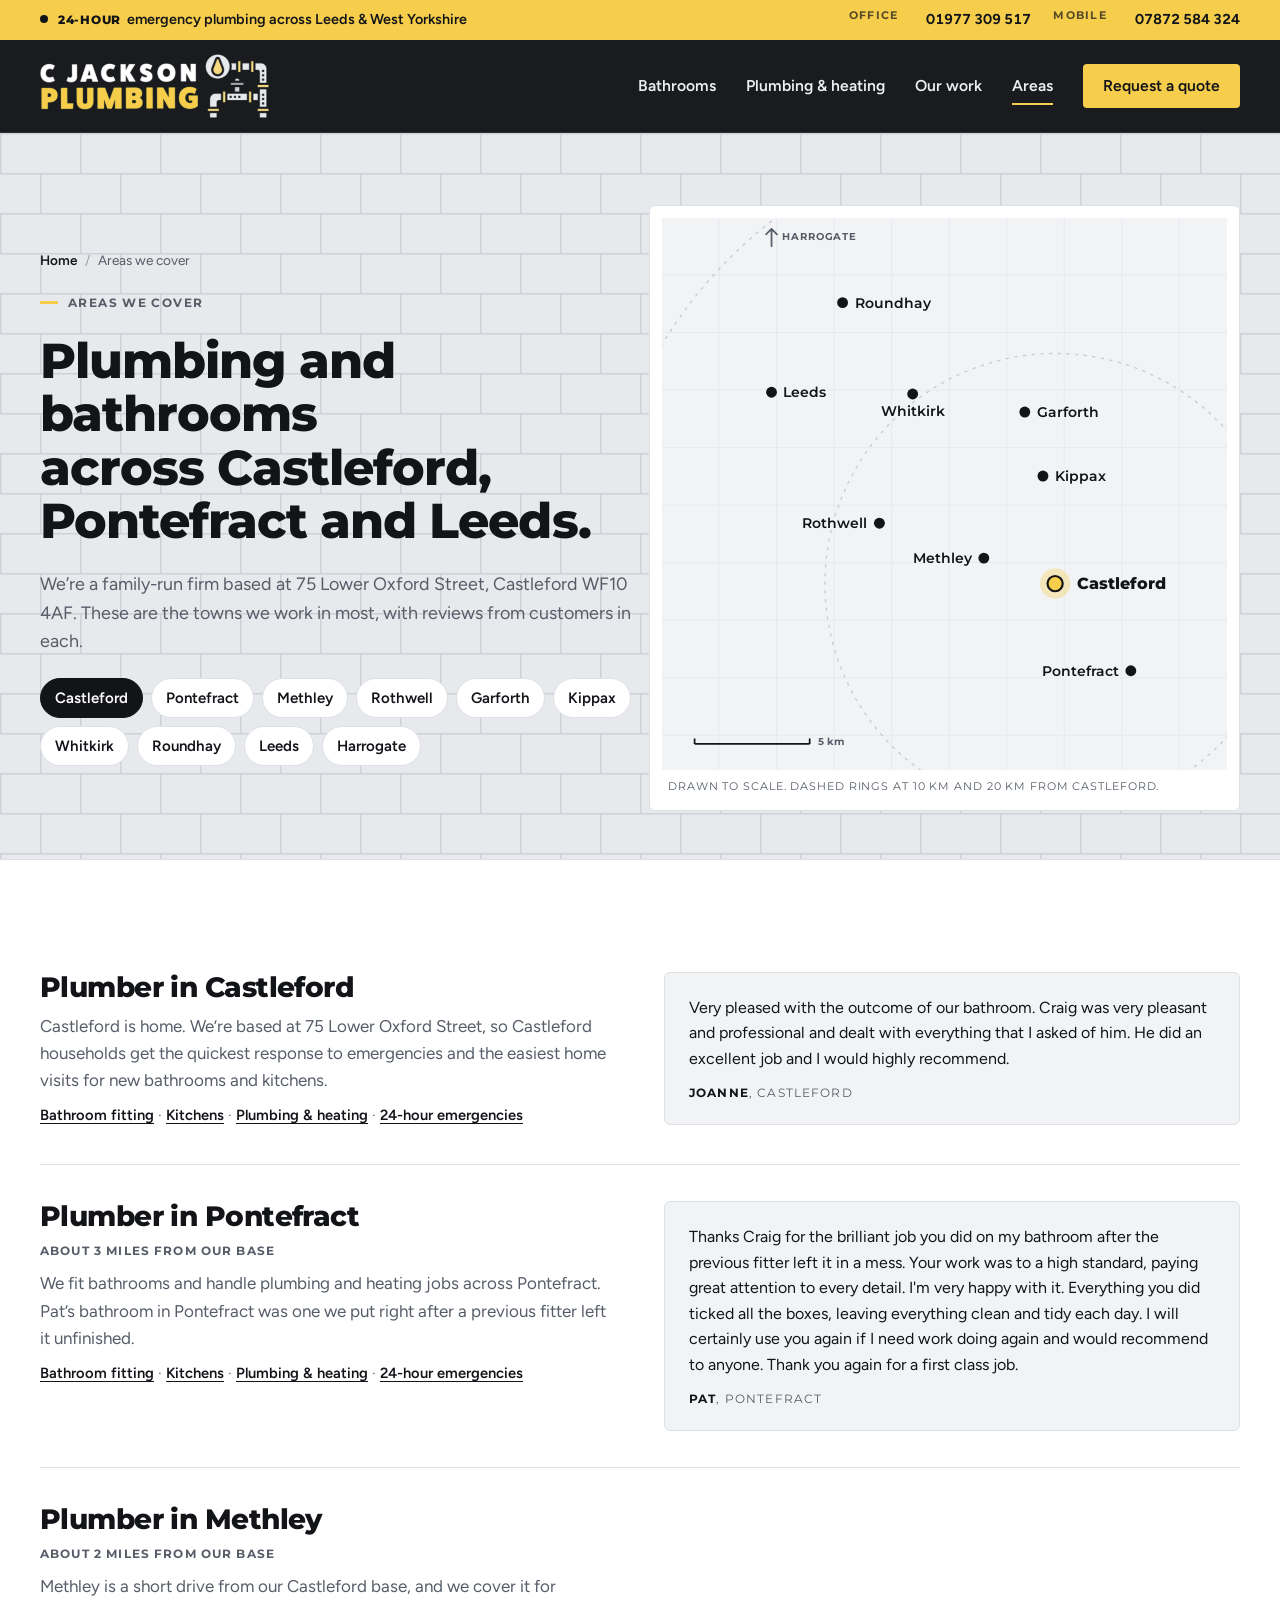
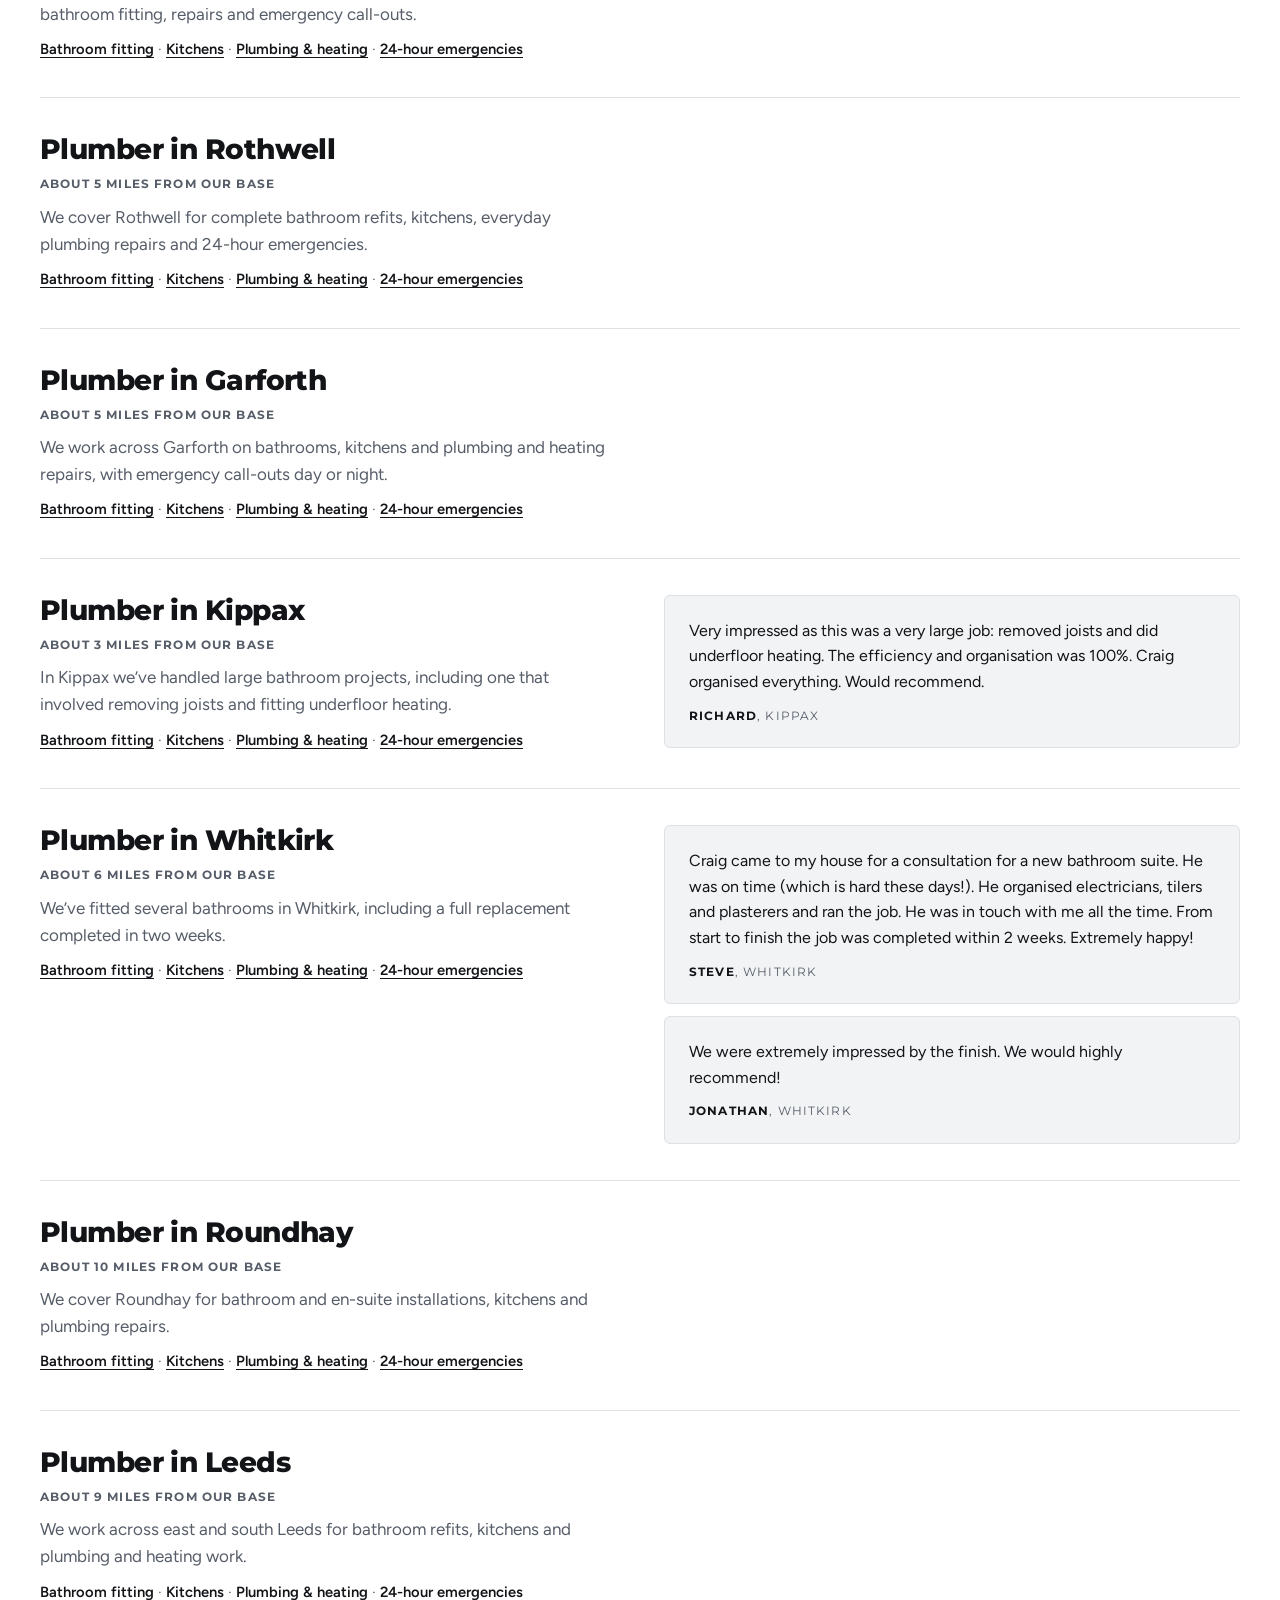
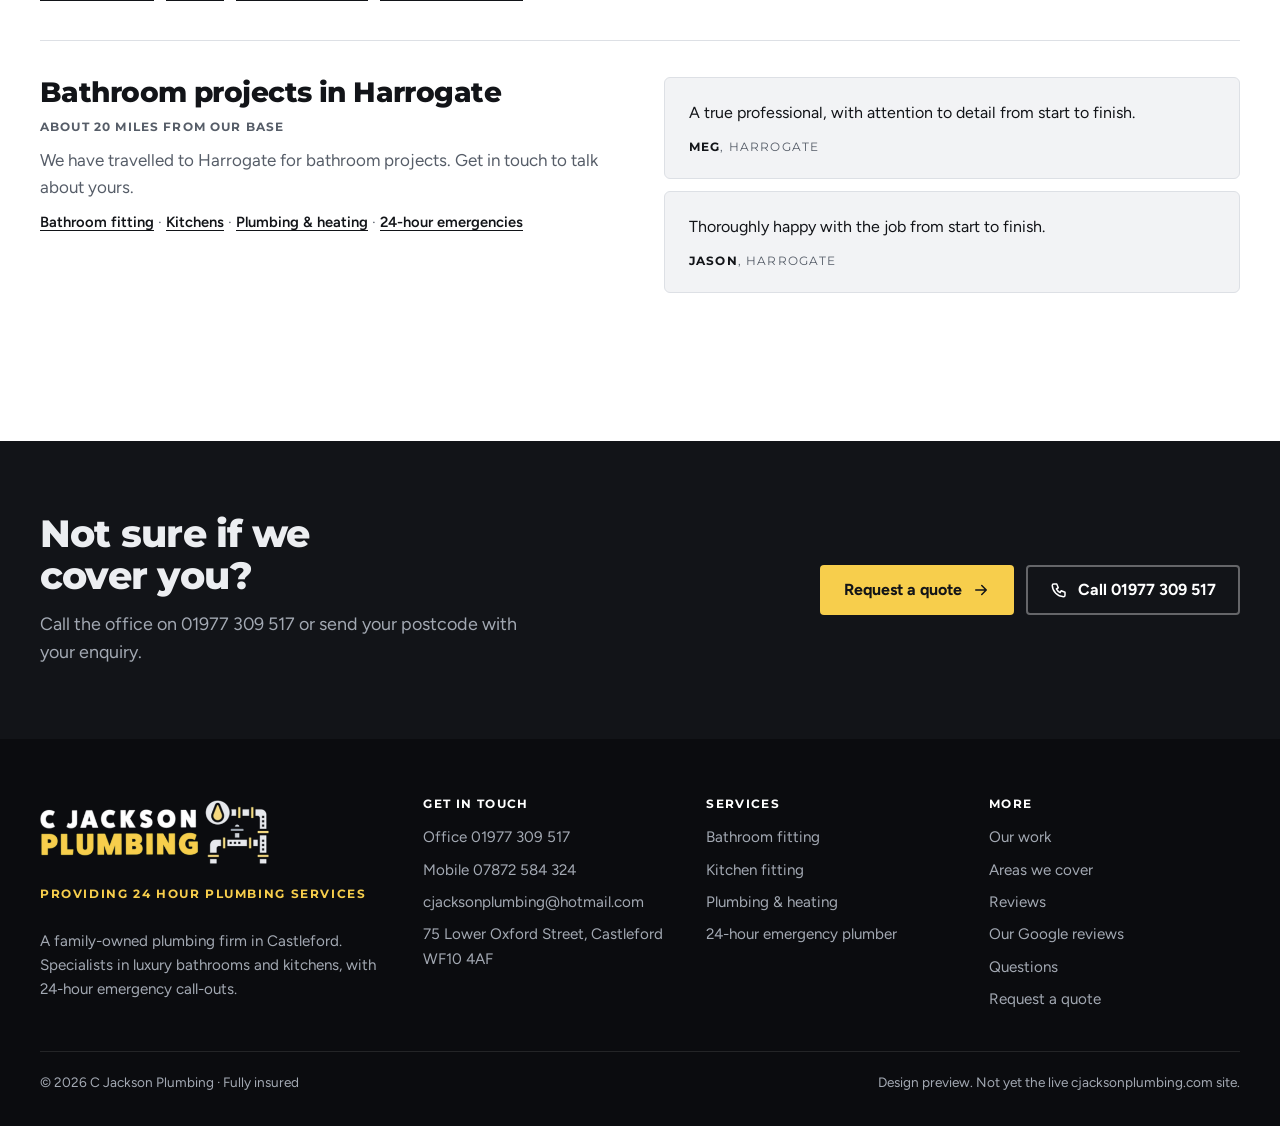
<file: areas.html>
<!doctype html>
<html lang="en-GB">
<head>
<meta charset="utf-8">
<meta name="viewport" content="width=device-width, initial-scale=1, viewport-fit=cover">
<title>Areas We Cover | Castleford, Pontefract &amp; Leeds Plumber</title>
<meta name="description" content="Bathrooms, kitchens, plumbing and 24-hour emergencies across Castleford, Pontefract, Methley, Rothwell, Garforth, Kippax, Whitkirk, Roundhay and Leeds.">
<link rel="canonical" href="https://www.cjacksonplumbing.com/areas.html">
<meta name="robots" content="noindex, nofollow">
<meta name="theme-color" content="#121418">
<meta name="geo.region" content="GB-WKF">
<meta name="geo.placename" content="Castleford">
<link rel="preconnect" href="https://fonts.googleapis.com">
<link rel="preconnect" href="https://fonts.gstatic.com" crossorigin>
<link rel="stylesheet" href="https://fonts.googleapis.com/css2?family=Montserrat:wght@600;700;800&family=Figtree:wght@400;500;600;700&display=swap">
<link rel="icon" type="image/png" sizes="32x32" href="img/brand/favicon-32.png">
<link rel="apple-touch-icon" href="img/brand/icon-180.png">
<meta property="og:type" content="website">
<meta property="og:locale" content="en_GB">
<meta property="og:site_name" content="C Jackson Plumbing">
<meta property="og:title" content="Areas We Cover | Castleford, Pontefract &amp; Leeds Plumber">
<meta property="og:description" content="Bathrooms, kitchens, plumbing and 24-hour emergencies across Castleford, Pontefract, Methley, Rothwell, Garforth, Kippax, Whitkirk, Roundhay and Leeds.">
<meta property="og:url" content="https://www.cjacksonplumbing.com/areas.html">
<meta property="og:image" content="https://moodfilms.github.io/cjackson-plumbing-preview/img/brand/og-image.jpg">
<meta property="og:image:width" content="1200">
<meta property="og:image:height" content="630">
<meta name="twitter:card" content="summary_large_image">
<link rel="stylesheet" href="styles.css">
<script type="application/ld+json">{"@context": "https://schema.org", "@graph": [{"@type": "Plumber", "@id": "https://www.cjacksonplumbing.com/#business", "name": "C Jackson Plumbing", "slogan": "Providing 24 hour plumbing services", "description": "Family-owned plumbing firm in Castleford, West Yorkshire, specialising in luxury bathrooms, en-suites, wet rooms and kitchens, with 24-hour emergency call-outs. Fully insured with over 15 years of experience.", "url": "https://www.cjacksonplumbing.com/", "telephone": "+441977309517", "email": "cjacksonplumbing@hotmail.com", "contactPoint": [{"@type": "ContactPoint", "telephone": "+441977309517", "contactType": "customer service", "areaServed": "GB", "availableLanguage": "English"}, {"@type": "ContactPoint", "telephone": "+447872584324", "contactType": "emergency", "areaServed": "GB", "availableLanguage": "English"}], "logo": "https://www.cjacksonplumbing.com/img/brand/cjackson-logo-full.png", "image": "https://www.cjacksonplumbing.com/img/brand/og-image.jpg", "address": {"@type": "PostalAddress", "streetAddress": "75 Lower Oxford Street", "addressLocality": "Castleford", "addressRegion": "West Yorkshire", "postalCode": "WF10 4AF", "addressCountry": "GB"}, "hasMap": "https://www.google.com/maps/search/?api=1&query=75+Lower+Oxford+Street+Castleford+WF10+4AF", "openingHoursSpecification": [{"@type": "OpeningHoursSpecification", "dayOfWeek": ["Monday", "Tuesday", "Wednesday", "Thursday", "Friday", "Saturday", "Sunday"], "opens": "00:00", "closes": "23:59"}], "areaServed": [{"@type": "Place", "name": "Castleford"}, {"@type": "Place", "name": "Pontefract"}, {"@type": "Place", "name": "Methley"}, {"@type": "Place", "name": "Rothwell"}, {"@type": "Place", "name": "Garforth"}, {"@type": "Place", "name": "Kippax"}, {"@type": "Place", "name": "Whitkirk"}, {"@type": "Place", "name": "Roundhay"}, {"@type": "Place", "name": "Leeds"}, {"@type": "Place", "name": "Harrogate"}, {"@type": "Place", "name": "West Yorkshire"}], "knowsAbout": ["Bathroom fitting", "En-suite installation", "Wet rooms", "Walk-in showers", "Kitchen fitting", "Emergency plumbing", "Leak repairs", "Radiators", "Underfloor heating", "Heating repairs"], "hasOfferCatalog": {"@type": "OfferCatalog", "name": "Plumbing and bathroom services", "itemListElement": [{"@type": "Offer", "itemOffered": {"@type": "Service", "name": "Bathroom fitting", "url": "https://www.cjacksonplumbing.com/bathroom-fitters-castleford.html"}}, {"@type": "Offer", "itemOffered": {"@type": "Service", "name": "Kitchen fitting", "url": "https://www.cjacksonplumbing.com/kitchen-fitters-castleford.html"}}, {"@type": "Offer", "itemOffered": {"@type": "Service", "name": "Plumbing and heating repairs", "url": "https://www.cjacksonplumbing.com/plumbing-heating-castleford.html"}}, {"@type": "Offer", "itemOffered": {"@type": "Service", "name": "24-hour emergency plumber", "url": "https://www.cjacksonplumbing.com/emergency-plumber-castleford.html"}}]}}, {"@type": "BreadcrumbList", "itemListElement": [{"@type": "ListItem", "position": 1, "name": "Home", "item": "https://www.cjacksonplumbing.com/"}, {"@type": "ListItem", "position": 2, "name": "Areas we cover", "item": "https://www.cjacksonplumbing.com/areas.html"}]}]}</script>
</head>
<body>
<div class="topbar">
  <div class="wrap">
    <p class="topbar-msg"><span class="pulse" aria-hidden="true"></span><strong>24-hour</strong>emergency plumbing<span class="hide-sm"> across Leeds &amp; West Yorkshire</span></p>
    <p class="topbar-lines"><span class="hide-sm">Office</span><a class="hide-sm" href="tel:+441977309517">01977 309 517</a> <span class="hide-sm">Mobile</span><a href="tel:+447872584324">07872 584 324</a></p>
  </div>
</div>
<header class="site-header">
  <div class="wrap">
    <a class="logo" href="index.html" aria-label="C Jackson Plumbing, home"><img src="img/brand/cjackson-logo.png" alt="C Jackson Plumbing" width="847" height="237"></a>
    <button class="menu-btn" type="button" aria-expanded="false" aria-controls="site-nav" aria-label="Open menu"><svg viewBox="0 0 24 24" fill="none" stroke="currentColor" stroke-width="2" stroke-linecap="round" aria-hidden="true"><path d="M4 7h16M4 12h16M4 17h16"/></svg></button>
    <nav class="site-nav" id="site-nav" aria-label="Main">
      <a href="bathroom-fitters-castleford.html">Bathrooms</a>
      <a href="plumbing-heating-castleford.html">Plumbing &amp; heating</a>
      <a href="work.html">Our work</a>
      <a href="areas.html" aria-current="page">Areas</a>
      <a class="btn btn--brass" href="index.html#contact">Request a quote</a>
    </nav>
  </div>
</header>
<main>
<section class="page-head">
  <div class="wrap areas">
    <div class="areas-copy">
      <nav class="crumbs" aria-label="Breadcrumb"><a href="index.html">Home</a><span aria-hidden="true">/</span><span aria-current="page">Areas we cover</span></nav>
      <span class="eyebrow">Areas we cover</span>
      <h1>Plumbing and bathrooms across Castleford, Pontefract and Leeds.</h1>
      <p>We&rsquo;re a family-run firm based at 75 Lower Oxford Street, Castleford WF10 4AF. These are the towns we work in most, with reviews from customers in each.</p>
      <ul class="chips"><li class="is-base"><a href="areas.html#castleford">Castleford</a></li><li><a href="areas.html#pontefract">Pontefract</a></li><li><a href="areas.html#methley">Methley</a></li><li><a href="areas.html#rothwell">Rothwell</a></li><li><a href="areas.html#garforth">Garforth</a></li><li><a href="areas.html#kippax">Kippax</a></li><li><a href="areas.html#whitkirk">Whitkirk</a></li><li><a href="areas.html#roundhay">Roundhay</a></li><li><a href="areas.html#leeds">Leeds</a></li><li><a href="areas.html#harrogate">Harrogate</a></li></ul>
    </div>
    <figure class="map-card" style="margin:0">
      <svg viewBox="0 0 520 508" role="img" aria-labelledby="map-title map-desc">
<title id="map-title">Service area map</title>
<desc id="map-desc">Towns covered around Leeds and West Yorkshire, drawn to scale, with the Castleford base highlighted.</desc>
<defs><pattern id="g" width="52.95" height="52.95" patternUnits="userSpaceOnUse"><path d="M52.95 0V52.95M0 52.95H52.95" stroke="#dde0e5" stroke-width="1" fill="none"/></pattern></defs>
<rect width="520" height="508" fill="#f2f3f5"/><rect width="520" height="508" fill="url(#g)"/>
<circle cx="361.8" cy="336.5" r="211.8" fill="none" stroke="#121418" stroke-opacity=".18" stroke-dasharray="3 5" stroke-width="1.2"/>
<circle cx="361.8" cy="336.5" r="423.6" fill="none" stroke="#121418" stroke-opacity=".18" stroke-dasharray="3 5" stroke-width="1.2"/>
<circle cx="100.8" cy="160.4" r="5" fill="#121418"/>
<text x="111.8" y="164.9" text-anchor="start" font-family="Montserrat, sans-serif" font-size="13" font-weight="600" fill="#121418" paint-order="stroke" stroke="#f2f3f5" stroke-width="4" stroke-linejoin="round">Leeds</text>
<circle cx="166.2" cy="77.9" r="5" fill="#121418"/>
<text x="177.2" y="82.4" text-anchor="start" font-family="Montserrat, sans-serif" font-size="13" font-weight="600" fill="#121418" paint-order="stroke" stroke="#f2f3f5" stroke-width="4" stroke-linejoin="round">Roundhay</text>
<circle cx="230.7" cy="162.0" r="5" fill="#121418"/>
<text x="230.7" y="182.0" text-anchor="middle" font-family="Montserrat, sans-serif" font-size="13" font-weight="600" fill="#121418" paint-order="stroke" stroke="#f2f3f5" stroke-width="4" stroke-linejoin="round">Whitkirk</text>
<circle cx="333.9" cy="178.6" r="5" fill="#121418"/>
<text x="344.9" y="183.1" text-anchor="start" font-family="Montserrat, sans-serif" font-size="13" font-weight="600" fill="#121418" paint-order="stroke" stroke="#f2f3f5" stroke-width="4" stroke-linejoin="round">Garforth</text>
<circle cx="350.6" cy="237.5" r="5" fill="#121418"/>
<text x="361.6" y="242.0" text-anchor="start" font-family="Montserrat, sans-serif" font-size="13" font-weight="600" fill="#121418" paint-order="stroke" stroke="#f2f3f5" stroke-width="4" stroke-linejoin="round">Kippax</text>
<circle cx="200.1" cy="280.9" r="5" fill="#121418"/>
<text x="189.1" y="285.4" text-anchor="end" font-family="Montserrat, sans-serif" font-size="13" font-weight="600" fill="#121418" paint-order="stroke" stroke="#f2f3f5" stroke-width="4" stroke-linejoin="round">Rothwell</text>
<circle cx="296.2" cy="313.0" r="5" fill="#121418"/>
<text x="285.2" y="317.5" text-anchor="end" font-family="Montserrat, sans-serif" font-size="13" font-weight="600" fill="#121418" paint-order="stroke" stroke="#f2f3f5" stroke-width="4" stroke-linejoin="round">Methley</text>
<circle cx="361.8" cy="336.5" r="14" fill="#f7ce4c" fill-opacity=".35"/><circle cx="361.8" cy="336.5" r="7" fill="#f7ce4c" stroke="#121418" stroke-width="2"/>
<text x="381.8" y="341.0" text-anchor="start" font-family="Montserrat, sans-serif" font-size="15" font-weight="800" fill="#121418" paint-order="stroke" stroke="#f2f3f5" stroke-width="4" stroke-linejoin="round">Castleford</text>
<circle cx="431.5" cy="416.7" r="5" fill="#121418"/>
<text x="420.5" y="421.2" text-anchor="end" font-family="Montserrat, sans-serif" font-size="13" font-weight="600" fill="#121418" paint-order="stroke" stroke="#f2f3f5" stroke-width="4" stroke-linejoin="round">Pontefract</text>
<path d="M100.8 26V10M95.8 15l5-5 5 5" stroke="#565d68" stroke-width="1.6" fill="none" stroke-linecap="round" stroke-linejoin="round"/>
<text x="110.8" y="20" font-family="Montserrat, sans-serif" font-weight="700" font-size="9.5" letter-spacing=".08em" fill="#565d68">HARROGATE</text>
<path d="M30 484h105.9M30 479v5M135.9 479v5" stroke="#121418" stroke-width="1.6" fill="none"/>
<text x="143.9" y="485" font-family="Montserrat, sans-serif" font-weight="700" font-size="9.5" fill="#565d68">5 km</text>
</svg>
      <figcaption>Drawn to scale. Dashed rings at 10 km and 20 km from Castleford.</figcaption>
    </figure>
  </div>
</section>
<section class="band band--white">
  <div class="wrap towns">
    <article class="town" id="castleford">
      <div class="town-copy">
        <h2>Plumber in Castleford</h2>
        <p>Castleford is home. We&rsquo;re based at 75 Lower Oxford Street, so Castleford households get the quickest response to emergencies and the easiest home visits for new bathrooms and kitchens.</p>
        <p class="town-services"><a href="bathroom-fitters-castleford.html">Bathroom fitting</a> &middot; <a href="kitchen-fitters-castleford.html">Kitchens</a> &middot; <a href="plumbing-heating-castleford.html">Plumbing &amp; heating</a> &middot; <a href="emergency-plumber-castleford.html">24-hour emergencies</a></p>
      </div>
      <div class="town-reviews"><figure class="review"><blockquote style="margin:0"><p>Very pleased with the outcome of our bathroom. Craig was very pleasant and professional and dealt with everything that I asked of him. He did an excellent job and I would highly recommend.</p></blockquote><footer><b>Joanne</b>, Castleford</footer></figure></div>
    </article>
    <article class="town" id="pontefract">
      <div class="town-copy">
        <h2>Plumber in Pontefract</h2><span class="town-dist">About 3 miles from our base</span>
        <p>We fit bathrooms and handle plumbing and heating jobs across Pontefract. Pat&rsquo;s bathroom in Pontefract was one we put right after a previous fitter left it unfinished.</p>
        <p class="town-services"><a href="bathroom-fitters-castleford.html">Bathroom fitting</a> &middot; <a href="kitchen-fitters-castleford.html">Kitchens</a> &middot; <a href="plumbing-heating-castleford.html">Plumbing &amp; heating</a> &middot; <a href="emergency-plumber-castleford.html">24-hour emergencies</a></p>
      </div>
      <div class="town-reviews"><figure class="review"><blockquote style="margin:0"><p>Thanks Craig for the brilliant job you did on my bathroom after the previous fitter left it in a mess. Your work was to a high standard, paying great attention to every detail. I&#x27;m very happy with it. Everything you did ticked all the boxes, leaving everything clean and tidy each day. I will certainly use you again if I need work doing again and would recommend to anyone. Thank you again for a first class job.</p></blockquote><footer><b>Pat</b>, Pontefract</footer></figure></div>
    </article>
    <article class="town" id="methley">
      <div class="town-copy">
        <h2>Plumber in Methley</h2><span class="town-dist">About 2 miles from our base</span>
        <p>Methley is a short drive from our Castleford base, and we cover it for bathroom fitting, repairs and emergency call-outs.</p>
        <p class="town-services"><a href="bathroom-fitters-castleford.html">Bathroom fitting</a> &middot; <a href="kitchen-fitters-castleford.html">Kitchens</a> &middot; <a href="plumbing-heating-castleford.html">Plumbing &amp; heating</a> &middot; <a href="emergency-plumber-castleford.html">24-hour emergencies</a></p>
      </div>
      
    </article>
    <article class="town" id="rothwell">
      <div class="town-copy">
        <h2>Plumber in Rothwell</h2><span class="town-dist">About 5 miles from our base</span>
        <p>We cover Rothwell for complete bathroom refits, kitchens, everyday plumbing repairs and 24-hour emergencies.</p>
        <p class="town-services"><a href="bathroom-fitters-castleford.html">Bathroom fitting</a> &middot; <a href="kitchen-fitters-castleford.html">Kitchens</a> &middot; <a href="plumbing-heating-castleford.html">Plumbing &amp; heating</a> &middot; <a href="emergency-plumber-castleford.html">24-hour emergencies</a></p>
      </div>
      
    </article>
    <article class="town" id="garforth">
      <div class="town-copy">
        <h2>Plumber in Garforth</h2><span class="town-dist">About 5 miles from our base</span>
        <p>We work across Garforth on bathrooms, kitchens and plumbing and heating repairs, with emergency call-outs day or night.</p>
        <p class="town-services"><a href="bathroom-fitters-castleford.html">Bathroom fitting</a> &middot; <a href="kitchen-fitters-castleford.html">Kitchens</a> &middot; <a href="plumbing-heating-castleford.html">Plumbing &amp; heating</a> &middot; <a href="emergency-plumber-castleford.html">24-hour emergencies</a></p>
      </div>
      
    </article>
    <article class="town" id="kippax">
      <div class="town-copy">
        <h2>Plumber in Kippax</h2><span class="town-dist">About 3 miles from our base</span>
        <p>In Kippax we&rsquo;ve handled large bathroom projects, including one that involved removing joists and fitting underfloor heating.</p>
        <p class="town-services"><a href="bathroom-fitters-castleford.html">Bathroom fitting</a> &middot; <a href="kitchen-fitters-castleford.html">Kitchens</a> &middot; <a href="plumbing-heating-castleford.html">Plumbing &amp; heating</a> &middot; <a href="emergency-plumber-castleford.html">24-hour emergencies</a></p>
      </div>
      <div class="town-reviews"><figure class="review"><blockquote style="margin:0"><p>Very impressed as this was a very large job: removed joists and did underfloor heating. The efficiency and organisation was 100%. Craig organised everything. Would recommend.</p></blockquote><footer><b>Richard</b>, Kippax</footer></figure></div>
    </article>
    <article class="town" id="whitkirk">
      <div class="town-copy">
        <h2>Plumber in Whitkirk</h2><span class="town-dist">About 6 miles from our base</span>
        <p>We&rsquo;ve fitted several bathrooms in Whitkirk, including a full replacement completed in two weeks.</p>
        <p class="town-services"><a href="bathroom-fitters-castleford.html">Bathroom fitting</a> &middot; <a href="kitchen-fitters-castleford.html">Kitchens</a> &middot; <a href="plumbing-heating-castleford.html">Plumbing &amp; heating</a> &middot; <a href="emergency-plumber-castleford.html">24-hour emergencies</a></p>
      </div>
      <div class="town-reviews"><figure class="review"><blockquote style="margin:0"><p>Craig came to my house for a consultation for a new bathroom suite. He was on time (which is hard these days!). He organised electricians, tilers and plasterers and ran the job. He was in touch with me all the time. From start to finish the job was completed within 2 weeks. Extremely happy!</p></blockquote><footer><b>Steve</b>, Whitkirk</footer></figure><figure class="review"><blockquote style="margin:0"><p>We were extremely impressed by the finish. We would highly recommend!</p></blockquote><footer><b>Jonathan</b>, Whitkirk</footer></figure></div>
    </article>
    <article class="town" id="roundhay">
      <div class="town-copy">
        <h2>Plumber in Roundhay</h2><span class="town-dist">About 10 miles from our base</span>
        <p>We cover Roundhay for bathroom and en-suite installations, kitchens and plumbing repairs.</p>
        <p class="town-services"><a href="bathroom-fitters-castleford.html">Bathroom fitting</a> &middot; <a href="kitchen-fitters-castleford.html">Kitchens</a> &middot; <a href="plumbing-heating-castleford.html">Plumbing &amp; heating</a> &middot; <a href="emergency-plumber-castleford.html">24-hour emergencies</a></p>
      </div>
      
    </article>
    <article class="town" id="leeds">
      <div class="town-copy">
        <h2>Plumber in Leeds</h2><span class="town-dist">About 9 miles from our base</span>
        <p>We work across east and south Leeds for bathroom refits, kitchens and plumbing and heating work.</p>
        <p class="town-services"><a href="bathroom-fitters-castleford.html">Bathroom fitting</a> &middot; <a href="kitchen-fitters-castleford.html">Kitchens</a> &middot; <a href="plumbing-heating-castleford.html">Plumbing &amp; heating</a> &middot; <a href="emergency-plumber-castleford.html">24-hour emergencies</a></p>
      </div>
      
    </article>
    <article class="town" id="harrogate">
      <div class="town-copy">
        <h2>Bathroom projects in Harrogate</h2><span class="town-dist">About 20 miles from our base</span>
        <p>We have travelled to Harrogate for bathroom projects. Get in touch to talk about yours.</p>
        <p class="town-services"><a href="bathroom-fitters-castleford.html">Bathroom fitting</a> &middot; <a href="kitchen-fitters-castleford.html">Kitchens</a> &middot; <a href="plumbing-heating-castleford.html">Plumbing &amp; heating</a> &middot; <a href="emergency-plumber-castleford.html">24-hour emergencies</a></p>
      </div>
      <div class="town-reviews"><figure class="review"><blockquote style="margin:0"><p>A true professional, with attention to detail from start to finish.</p></blockquote><footer><b>Meg</b>, Harrogate</footer></figure><figure class="review"><blockquote style="margin:0"><p>Thoroughly happy with the job from start to finish.</p></blockquote><footer><b>Jason</b>, Harrogate</footer></figure></div>
    </article>
  </div>
</section>
<section class="band band--ink cta-band">
  <div class="wrap">
    <div>
      <h2>Not sure if we cover you?</h2>
      <p class="cta-sub">Call the office on 01977 309 517 or send your postcode with your enquiry.</p>
    </div>
    <div class="hero-actions">
        <a class="btn btn--brass" href="index.html#contact">Request a quote <svg viewBox="0 0 24 24" fill="none" stroke="currentColor" stroke-width="2" stroke-linecap="round" stroke-linejoin="round" aria-hidden="true"><path d="M5 12h14M13 6l6 6-6 6"/></svg></a>
        <a class="btn btn--line-light" href="tel:+441977309517"><svg viewBox="0 0 24 24" fill="none" stroke="currentColor" stroke-width="2" stroke-linecap="round" stroke-linejoin="round" aria-hidden="true"><path d="M5 4h4l2 5-2.5 1.5a11 11 0 0 0 5 5L15 13l5 2v4a2 2 0 0 1-2 2A16 16 0 0 1 3 6a2 2 0 0 1 2-2"/></svg>Call 01977 309 517</a>
      </div>
  </div>
</section>
</main>
<footer class="site-footer">
  <div class="wrap">
    <div class="footer-grid">
      <div class="footer-about">
        <a class="logo" href="index.html" aria-label="C Jackson Plumbing, home"><img src="img/brand/cjackson-logo.png" alt="C Jackson Plumbing" width="847" height="237"></a>
        <p class="footer-tagline">Providing 24 hour plumbing services</p>
        <p>A family-owned plumbing firm in Castleford. Specialists in luxury bathrooms and kitchens, with 24-hour emergency call-outs.</p>
      </div>
      <div>
        <p class="footer-h">Get in touch</p>
        <ul>
          <li><a href="tel:+441977309517">Office 01977 309 517</a></li>
          <li><a href="tel:+447872584324">Mobile 07872 584 324</a></li>
          <li><a href="mailto:cjacksonplumbing@hotmail.com">cjacksonplumbing@hotmail.com</a></li>
          <li>75 Lower Oxford Street, Castleford WF10 4AF</li>
        </ul>
      </div>
      <div>
        <p class="footer-h">Services</p>
        <ul>
          <li><a href="bathroom-fitters-castleford.html">Bathroom fitting</a></li>
          <li><a href="kitchen-fitters-castleford.html">Kitchen fitting</a></li>
          <li><a href="plumbing-heating-castleford.html">Plumbing &amp; heating</a></li>
          <li><a href="emergency-plumber-castleford.html">24-hour emergency plumber</a></li>
        </ul>
      </div>
      <div>
        <p class="footer-h">More</p>
        <ul>
          <li><a href="work.html">Our work</a></li>
          <li><a href="areas.html">Areas we cover</a></li>
          <li><a href="index.html#reviews">Reviews</a></li>
          <li><a href="https://share.google/jorUrsgIrEd4Z9cPQ" target="_blank" rel="noopener">Our Google reviews</a></li>
          <li><a href="index.html#faq">Questions</a></li>
          <li><a href="index.html#contact">Request a quote</a></li>
        </ul>
      </div>
    </div>
    <div class="footer-base">
      <p>&copy; 2026 C Jackson Plumbing &middot; Fully insured</p>
      <p>Design preview. Not yet the live cjacksonplumbing.com site.</p>
    </div>
  </div>
</footer>
<div class="callbar" aria-label="Quick contact">
  <a class="btn btn--line" href="tel:+447872584324"><svg viewBox="0 0 24 24" fill="none" stroke="currentColor" stroke-width="2" stroke-linecap="round" stroke-linejoin="round" aria-hidden="true"><path d="M5 4h4l2 5-2.5 1.5a11 11 0 0 0 5 5L15 13l5 2v4a2 2 0 0 1-2 2A16 16 0 0 1 3 6a2 2 0 0 1 2-2"/></svg>Call Craig</a>
  <a class="btn btn--brass" href="index.html#contact">Get a quote</a>
</div>
<script src="site.js"></script>
</body>
</html>
</file>
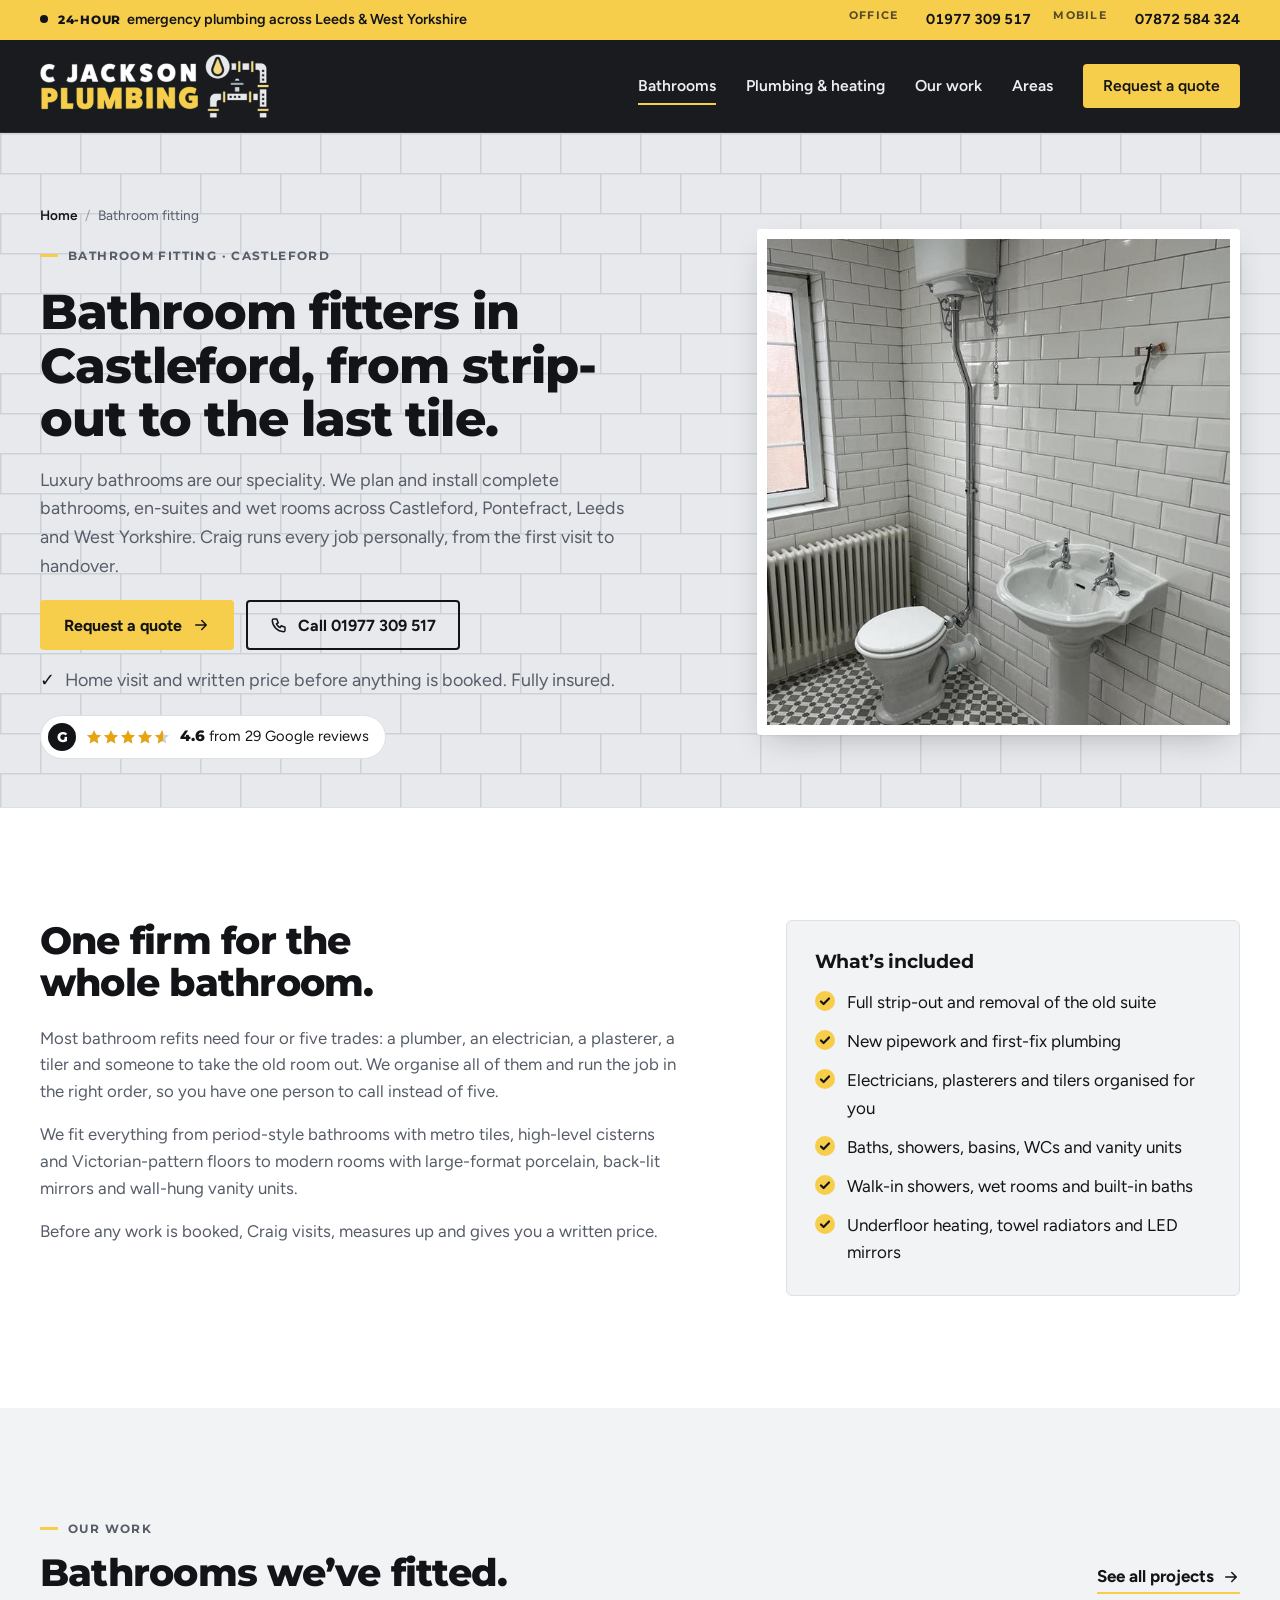
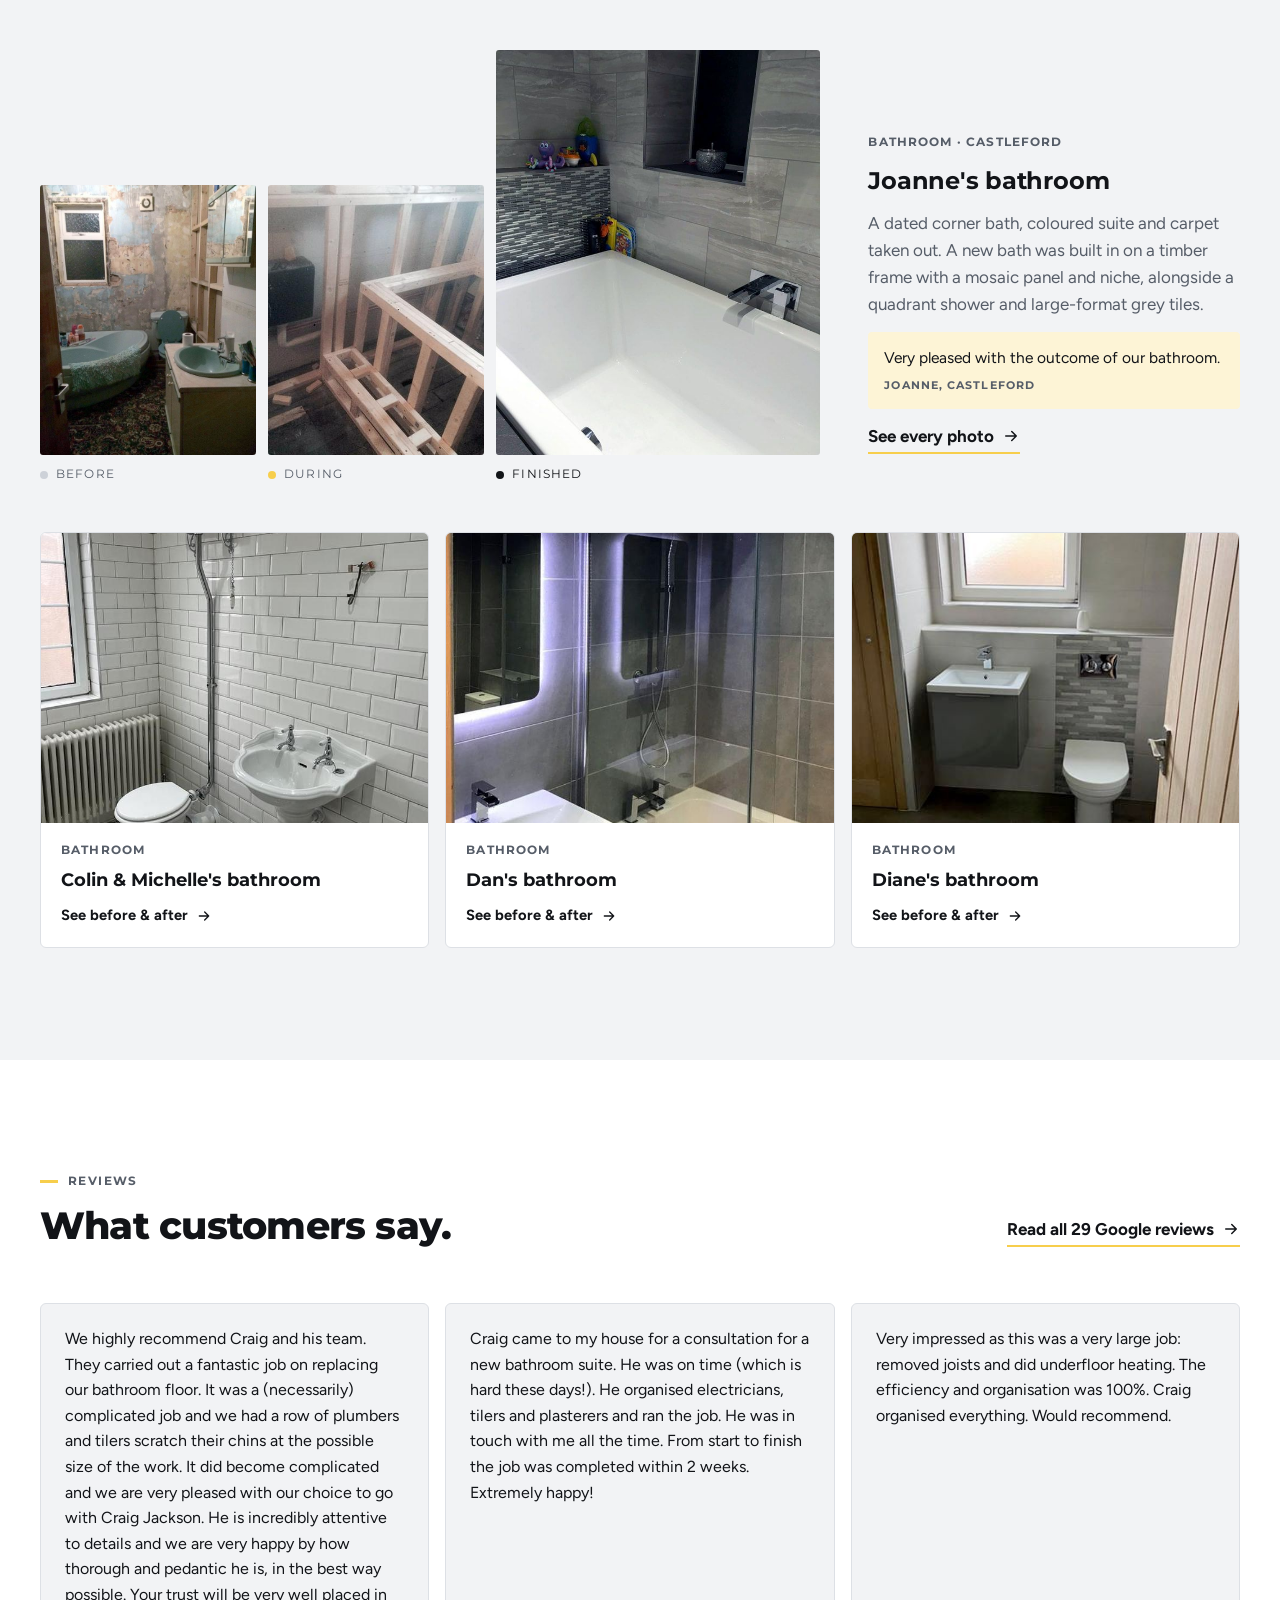
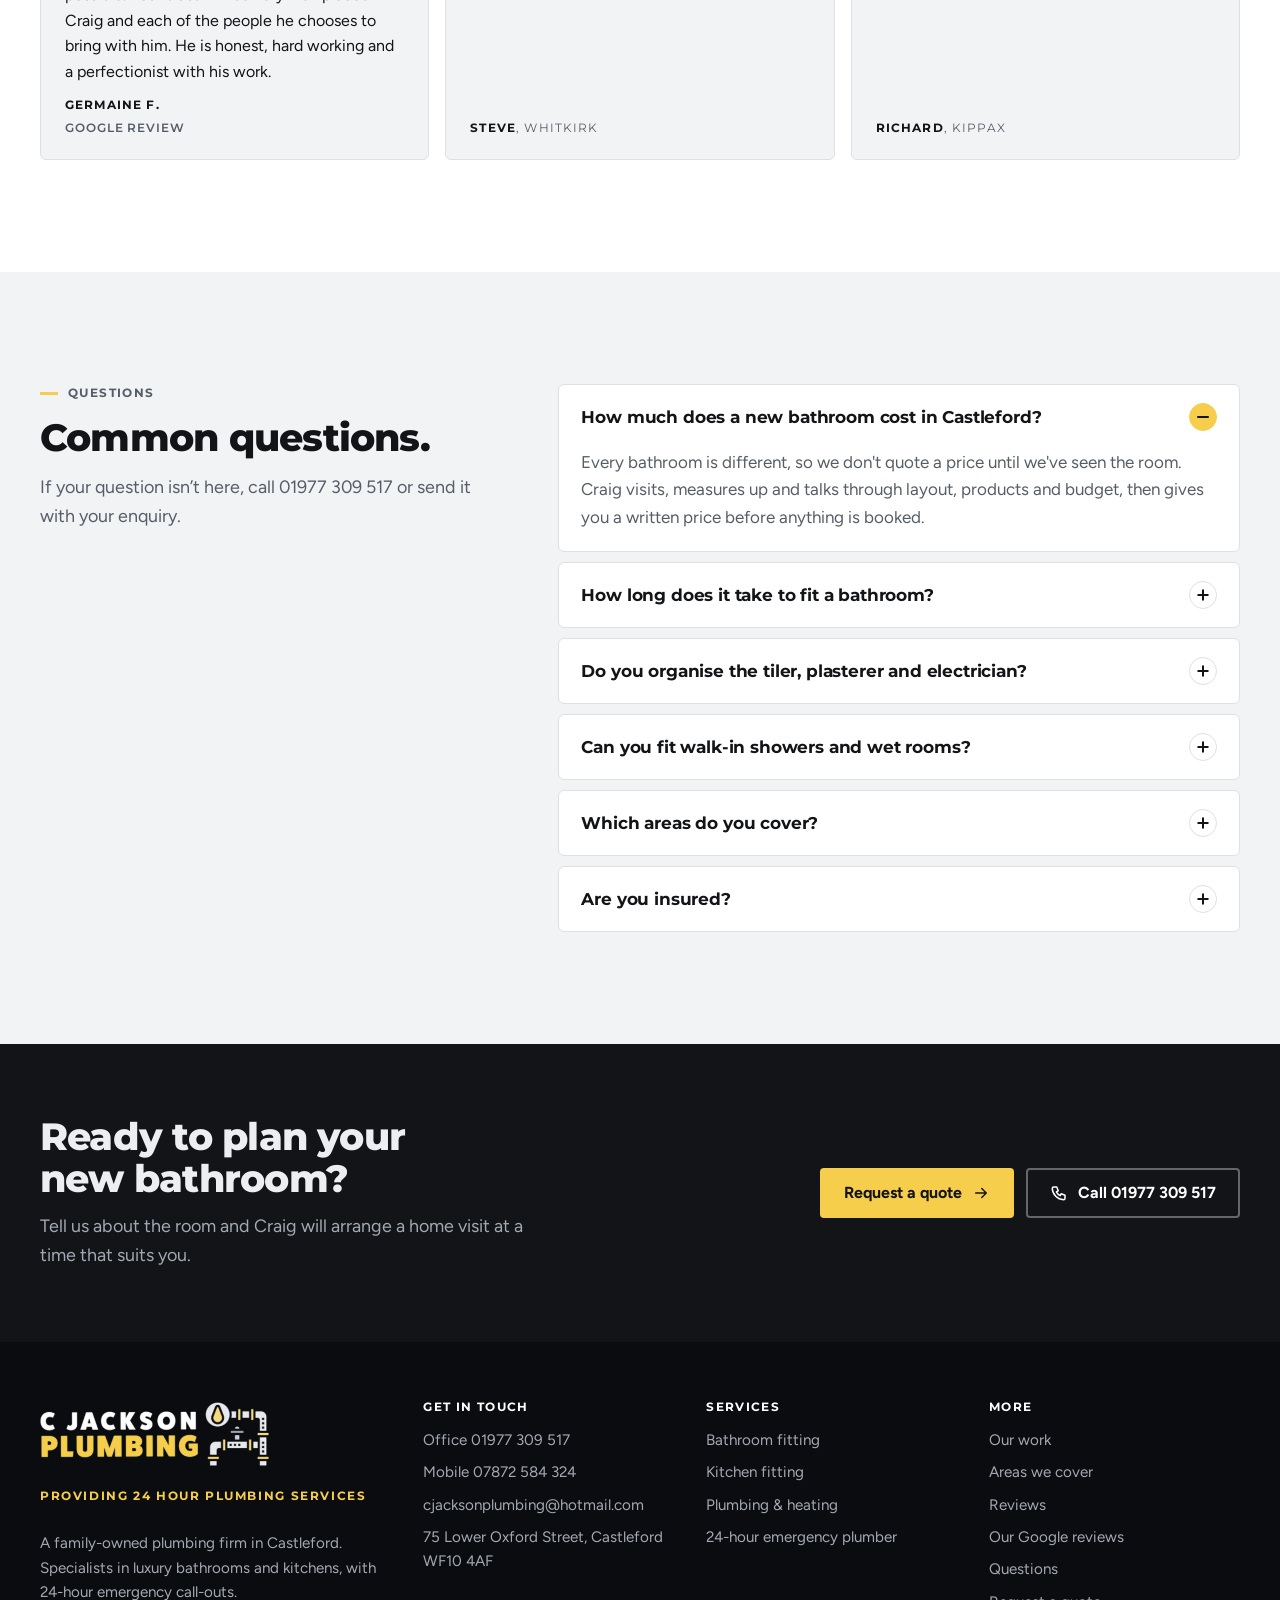
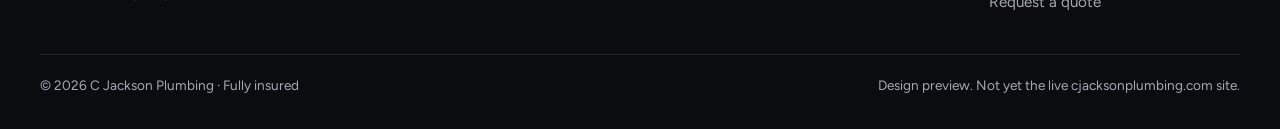
<file: bathroom-fitters-castleford.html>
<!doctype html>
<html lang="en-GB">
<head>
<meta charset="utf-8">
<meta name="viewport" content="width=device-width, initial-scale=1, viewport-fit=cover">
<title>Bathroom Fitters in Castleford | C Jackson Plumbing</title>
<meta name="description" content="Luxury bathroom, en-suite and wet room fitting in Castleford, Pontefract and Leeds. One family firm handles the strip-out, plumbing, tiling and electrics.">
<link rel="canonical" href="https://www.cjacksonplumbing.com/bathroom-fitters-castleford.html">
<meta name="robots" content="noindex, nofollow">
<meta name="theme-color" content="#121418">
<meta name="geo.region" content="GB-WKF">
<meta name="geo.placename" content="Castleford">
<link rel="preconnect" href="https://fonts.googleapis.com">
<link rel="preconnect" href="https://fonts.gstatic.com" crossorigin>
<link rel="stylesheet" href="https://fonts.googleapis.com/css2?family=Montserrat:wght@600;700;800&family=Figtree:wght@400;500;600;700&display=swap">
<link rel="icon" type="image/png" sizes="32x32" href="img/brand/favicon-32.png">
<link rel="apple-touch-icon" href="img/brand/icon-180.png">
<meta property="og:type" content="website">
<meta property="og:locale" content="en_GB">
<meta property="og:site_name" content="C Jackson Plumbing">
<meta property="og:title" content="Bathroom Fitters in Castleford | C Jackson Plumbing">
<meta property="og:description" content="Luxury bathroom, en-suite and wet room fitting in Castleford, Pontefract and Leeds. One family firm handles the strip-out, plumbing, tiling and electrics.">
<meta property="og:url" content="https://www.cjacksonplumbing.com/bathroom-fitters-castleford.html">
<meta property="og:image" content="https://moodfilms.github.io/cjackson-plumbing-preview/img/brand/og-image.jpg">
<meta property="og:image:width" content="1200">
<meta property="og:image:height" content="630">
<meta name="twitter:card" content="summary_large_image">
<link rel="stylesheet" href="styles.css">
<script type="application/ld+json">{"@context": "https://schema.org", "@graph": [{"@type": "Plumber", "@id": "https://www.cjacksonplumbing.com/#business", "name": "C Jackson Plumbing", "slogan": "Providing 24 hour plumbing services", "description": "Family-owned plumbing firm in Castleford, West Yorkshire, specialising in luxury bathrooms, en-suites, wet rooms and kitchens, with 24-hour emergency call-outs. Fully insured with over 15 years of experience.", "url": "https://www.cjacksonplumbing.com/", "telephone": "+441977309517", "email": "cjacksonplumbing@hotmail.com", "contactPoint": [{"@type": "ContactPoint", "telephone": "+441977309517", "contactType": "customer service", "areaServed": "GB", "availableLanguage": "English"}, {"@type": "ContactPoint", "telephone": "+447872584324", "contactType": "emergency", "areaServed": "GB", "availableLanguage": "English"}], "logo": "https://www.cjacksonplumbing.com/img/brand/cjackson-logo-full.png", "image": "https://www.cjacksonplumbing.com/img/brand/og-image.jpg", "address": {"@type": "PostalAddress", "streetAddress": "75 Lower Oxford Street", "addressLocality": "Castleford", "addressRegion": "West Yorkshire", "postalCode": "WF10 4AF", "addressCountry": "GB"}, "hasMap": "https://www.google.com/maps/search/?api=1&query=75+Lower+Oxford+Street+Castleford+WF10+4AF", "openingHoursSpecification": [{"@type": "OpeningHoursSpecification", "dayOfWeek": ["Monday", "Tuesday", "Wednesday", "Thursday", "Friday", "Saturday", "Sunday"], "opens": "00:00", "closes": "23:59"}], "areaServed": [{"@type": "Place", "name": "Castleford"}, {"@type": "Place", "name": "Pontefract"}, {"@type": "Place", "name": "Methley"}, {"@type": "Place", "name": "Rothwell"}, {"@type": "Place", "name": "Garforth"}, {"@type": "Place", "name": "Kippax"}, {"@type": "Place", "name": "Whitkirk"}, {"@type": "Place", "name": "Roundhay"}, {"@type": "Place", "name": "Leeds"}, {"@type": "Place", "name": "Harrogate"}, {"@type": "Place", "name": "West Yorkshire"}], "knowsAbout": ["Bathroom fitting", "En-suite installation", "Wet rooms", "Walk-in showers", "Kitchen fitting", "Emergency plumbing", "Leak repairs", "Radiators", "Underfloor heating", "Heating repairs"], "hasOfferCatalog": {"@type": "OfferCatalog", "name": "Plumbing and bathroom services", "itemListElement": [{"@type": "Offer", "itemOffered": {"@type": "Service", "name": "Bathroom fitting", "url": "https://www.cjacksonplumbing.com/bathroom-fitters-castleford.html"}}, {"@type": "Offer", "itemOffered": {"@type": "Service", "name": "Kitchen fitting", "url": "https://www.cjacksonplumbing.com/kitchen-fitters-castleford.html"}}, {"@type": "Offer", "itemOffered": {"@type": "Service", "name": "Plumbing and heating repairs", "url": "https://www.cjacksonplumbing.com/plumbing-heating-castleford.html"}}, {"@type": "Offer", "itemOffered": {"@type": "Service", "name": "24-hour emergency plumber", "url": "https://www.cjacksonplumbing.com/emergency-plumber-castleford.html"}}]}}, {"@type": "Service", "@id": "https://www.cjacksonplumbing.com/bathroom-fitters-castleford.html#service", "name": "Bathroom fitting", "serviceType": "Bathroom installation", "description": "Luxury bathroom, en-suite and wet room fitting in Castleford, Pontefract and Leeds. One family firm handles the strip-out, plumbing, tiling and electrics.", "url": "https://www.cjacksonplumbing.com/bathroom-fitters-castleford.html", "provider": {"@id": "https://www.cjacksonplumbing.com/#business"}, "areaServed": [{"@type": "Place", "name": "Castleford"}, {"@type": "Place", "name": "Pontefract"}, {"@type": "Place", "name": "Methley"}, {"@type": "Place", "name": "Rothwell"}, {"@type": "Place", "name": "Garforth"}, {"@type": "Place", "name": "Kippax"}, {"@type": "Place", "name": "Whitkirk"}, {"@type": "Place", "name": "Roundhay"}, {"@type": "Place", "name": "Leeds"}, {"@type": "Place", "name": "Harrogate"}, {"@type": "Place", "name": "West Yorkshire"}]}, {"@type": "BreadcrumbList", "itemListElement": [{"@type": "ListItem", "position": 1, "name": "Home", "item": "https://www.cjacksonplumbing.com/"}, {"@type": "ListItem", "position": 2, "name": "Bathroom fitting", "item": "https://www.cjacksonplumbing.com/bathroom-fitters-castleford.html"}]}, {"@type": "FAQPage", "mainEntity": [{"@type": "Question", "name": "How much does a new bathroom cost in Castleford?", "acceptedAnswer": {"@type": "Answer", "text": "Every bathroom is different, so we don't quote a price until we've seen the room. Craig visits, measures up and talks through layout, products and budget, then gives you a written price before anything is booked."}}, {"@type": "Question", "name": "How long does it take to fit a bathroom?", "acceptedAnswer": {"@type": "Answer", "text": "It depends on the size of the room and how much work is involved. As a guide, Steve in Whitkirk had his full bathroom replaced in two weeks from start to finish."}}, {"@type": "Question", "name": "Do you organise the tiler, plasterer and electrician?", "acceptedAnswer": {"@type": "Answer", "text": "Yes. Craig books and coordinates the electricians, plasterers and tilers on every job, so you have one point of contact from the first visit to handover."}}, {"@type": "Question", "name": "Can you fit walk-in showers and wet rooms?", "acceptedAnswer": {"@type": "Answer", "text": "Yes. Walk-in showers, wet rooms and built-in baths are part of our bathroom work. Richard in Kippax had a large job that involved removing joists and fitting underfloor heating."}}, {"@type": "Question", "name": "Which areas do you cover?", "acceptedAnswer": {"@type": "Answer", "text": "We're based at 75 Lower Oxford Street in Castleford and cover Pontefract, Methley, Rothwell, Garforth, Kippax, Whitkirk, Roundhay, Leeds and the wider West Yorkshire area. We have also travelled to Harrogate for bathroom projects."}}, {"@type": "Question", "name": "Are you insured?", "acceptedAnswer": {"@type": "Answer", "text": "Yes. C Jackson Plumbing is fully insured on every job."}}]}]}</script>
</head>
<body>
<div class="topbar">
  <div class="wrap">
    <p class="topbar-msg"><span class="pulse" aria-hidden="true"></span><strong>24-hour</strong>emergency plumbing<span class="hide-sm"> across Leeds &amp; West Yorkshire</span></p>
    <p class="topbar-lines"><span class="hide-sm">Office</span><a class="hide-sm" href="tel:+441977309517">01977 309 517</a> <span class="hide-sm">Mobile</span><a href="tel:+447872584324">07872 584 324</a></p>
  </div>
</div>
<header class="site-header">
  <div class="wrap">
    <a class="logo" href="index.html" aria-label="C Jackson Plumbing, home"><img src="img/brand/cjackson-logo.png" alt="C Jackson Plumbing" width="847" height="237"></a>
    <button class="menu-btn" type="button" aria-expanded="false" aria-controls="site-nav" aria-label="Open menu"><svg viewBox="0 0 24 24" fill="none" stroke="currentColor" stroke-width="2" stroke-linecap="round" aria-hidden="true"><path d="M4 7h16M4 12h16M4 17h16"/></svg></button>
    <nav class="site-nav" id="site-nav" aria-label="Main">
      <a href="bathroom-fitters-castleford.html" aria-current="page">Bathrooms</a>
      <a href="plumbing-heating-castleford.html">Plumbing &amp; heating</a>
      <a href="work.html">Our work</a>
      <a href="areas.html">Areas</a>
      <a class="btn btn--brass" href="index.html#contact">Request a quote</a>
    </nav>
  </div>
</header>
<main>
<section class="page-head svc-head">
  <div class="wrap">
    <div class="svc-head-copy">
      <nav class="crumbs" aria-label="Breadcrumb"><a href="index.html">Home</a><span aria-hidden="true">/</span><span aria-current="page">Bathroom fitting</span></nav>
      <span class="eyebrow">Bathroom fitting &middot; Castleford</span>
      <h1>Bathroom fitters in Castleford, from strip-out to the last tile.</h1>
      <p>Luxury bathrooms are our speciality. We plan and install complete bathrooms, en-suites and wet rooms across Castleford, Pontefract, Leeds and West Yorkshire. Craig runs every job personally, from the first visit to handover.</p>
      <div class="hero-actions">
        <a class="btn btn--brass" href="index.html#contact">Request a quote <svg viewBox="0 0 24 24" fill="none" stroke="currentColor" stroke-width="2" stroke-linecap="round" stroke-linejoin="round" aria-hidden="true"><path d="M5 12h14M13 6l6 6-6 6"/></svg></a>
        <a class="btn btn--line" href="tel:+441977309517"><svg viewBox="0 0 24 24" fill="none" stroke="currentColor" stroke-width="2" stroke-linecap="round" stroke-linejoin="round" aria-hidden="true"><path d="M5 4h4l2 5-2.5 1.5a11 11 0 0 0 5 5L15 13l5 2v4a2 2 0 0 1-2 2A16 16 0 0 1 3 6a2 2 0 0 1 2-2"/></svg>Call 01977 309 517</a>
      </div>
      <p class="hero-reassure">Home visit and written price before anything is booked. Fully insured.</p>
      <a class="rating-badge" href="https://share.google/jorUrsgIrEd4Z9cPQ" target="_blank" rel="noopener" aria-label="Rated 4.6 out of 5 from 29 Google reviews. Opens Google.">
        <span class="rating-g" aria-hidden="true">G</span>
        <span class="rating-stars" style="--pct:92%" aria-hidden="true"><span class="rating-off"><svg viewBox="0 0 20 20" aria-hidden="true"><path d="M10 1.5l2.6 5.6 6.1.7-4.5 4.2 1.2 6-5.4-3.1-5.4 3.1 1.2-6L1.3 7.8l6.1-.7z" fill="currentColor"/></svg><svg viewBox="0 0 20 20" aria-hidden="true"><path d="M10 1.5l2.6 5.6 6.1.7-4.5 4.2 1.2 6-5.4-3.1-5.4 3.1 1.2-6L1.3 7.8l6.1-.7z" fill="currentColor"/></svg><svg viewBox="0 0 20 20" aria-hidden="true"><path d="M10 1.5l2.6 5.6 6.1.7-4.5 4.2 1.2 6-5.4-3.1-5.4 3.1 1.2-6L1.3 7.8l6.1-.7z" fill="currentColor"/></svg><svg viewBox="0 0 20 20" aria-hidden="true"><path d="M10 1.5l2.6 5.6 6.1.7-4.5 4.2 1.2 6-5.4-3.1-5.4 3.1 1.2-6L1.3 7.8l6.1-.7z" fill="currentColor"/></svg><svg viewBox="0 0 20 20" aria-hidden="true"><path d="M10 1.5l2.6 5.6 6.1.7-4.5 4.2 1.2 6-5.4-3.1-5.4 3.1 1.2-6L1.3 7.8l6.1-.7z" fill="currentColor"/></svg></span><span class="rating-on"><svg viewBox="0 0 20 20" aria-hidden="true"><path d="M10 1.5l2.6 5.6 6.1.7-4.5 4.2 1.2 6-5.4-3.1-5.4 3.1 1.2-6L1.3 7.8l6.1-.7z" fill="currentColor"/></svg><svg viewBox="0 0 20 20" aria-hidden="true"><path d="M10 1.5l2.6 5.6 6.1.7-4.5 4.2 1.2 6-5.4-3.1-5.4 3.1 1.2-6L1.3 7.8l6.1-.7z" fill="currentColor"/></svg><svg viewBox="0 0 20 20" aria-hidden="true"><path d="M10 1.5l2.6 5.6 6.1.7-4.5 4.2 1.2 6-5.4-3.1-5.4 3.1 1.2-6L1.3 7.8l6.1-.7z" fill="currentColor"/></svg><svg viewBox="0 0 20 20" aria-hidden="true"><path d="M10 1.5l2.6 5.6 6.1.7-4.5 4.2 1.2 6-5.4-3.1-5.4 3.1 1.2-6L1.3 7.8l6.1-.7z" fill="currentColor"/></svg><svg viewBox="0 0 20 20" aria-hidden="true"><path d="M10 1.5l2.6 5.6 6.1.7-4.5 4.2 1.2 6-5.4-3.1-5.4 3.1 1.2-6L1.3 7.8l6.1-.7z" fill="currentColor"/></svg></span></span>
        <span class="rating-text"><b>4.6</b> from 29 Google reviews</span>
      </a>
    </div>
    <figure class="svc-photo"><img src="img/colin-michelle-after.jpg" srcset="img/colin-michelle-after-640.jpg 640w, img/colin-michelle-after.jpg 768w" sizes="(max-width: 900px) 92vw, 460px" alt="Period-style bathroom with white metro tiles and a high-level cistern, fitted by C Jackson Plumbing" width="768" height="1024" decoding="async" fetchpriority="high"></figure>
  </div>
</section>

<section class="band band--white">
  <div class="wrap split">
    <div class="prose">
      <h2>One firm for the whole bathroom.</h2>
        <p>Most bathroom refits need four or five trades: a plumber, an electrician, a plasterer, a tiler and someone to take the old room out. We organise all of them and run the job in the right order, so you have one person to call instead of five.</p>
        <p>We fit everything from period-style bathrooms with metro tiles, high-level cisterns and Victorian-pattern floors to modern rooms with large-format porcelain, back-lit mirrors and wall-hung vanity units.</p>
        <p>Before any work is booked, Craig visits, measures up and gives you a written price.</p>
    </div>
    <div class="included-card">
      <h3>What&rsquo;s included</h3>
      <ul class="checklist"><li>Full strip-out and removal of the old suite</li><li>New pipework and first-fix plumbing</li><li>Electricians, plasterers and tilers organised for you</li><li>Baths, showers, basins, WCs and vanity units</li><li>Walk-in showers, wet rooms and built-in baths</li><li>Underfloor heating, towel radiators and LED mirrors</li></ul>
    </div>
  </div>
</section>

<section class="band">
  <div class="wrap">
    <div class="section-head section-head--split">
      <div style="display:grid;gap:14px"><span class="eyebrow">Our work</span><h2>Bathrooms we&rsquo;ve fitted.</h2></div>
      <a class="text-link" href="work.html">See all projects <svg viewBox="0 0 24 24" fill="none" stroke="currentColor" stroke-width="2" stroke-linecap="round" stroke-linejoin="round" aria-hidden="true"><path d="M5 12h14M13 6l6 6-6 6"/></svg></a>
    </div>
    <div class="feature-project">
      <ol class="stages"><li class="stage stage--before"><figure style="margin:0"><img src="img/joanne-before.jpg" alt="Original bathroom with a green corner bath, matching basin and patterned carpet" width="600" height="800" loading="lazy" decoding="async"><figcaption class="stage-label"><i></i>Before</figcaption></figure></li><li class="stage stage--during"><figure style="margin:0"><img src="img/joanne-during.jpg" srcset="img/joanne-during-640.jpg 640w, img/joanne-during.jpg 1067w" sizes="(max-width: 640px) 46vw, 300px" alt="New timber frame built for the bath and boxing, walls boarded" width="1067" height="800" loading="lazy" decoding="async"><figcaption class="stage-label"><i></i>During</figcaption></figure></li><li class="stage stage--after"><figure style="margin:0"><img src="img/joanne-2.jpg" alt="Finished bathroom with a white built-in bath, mosaic-tiled panel and recessed niche" width="600" height="800" loading="lazy" decoding="async"><figcaption class="stage-label"><i></i>Finished</figcaption></figure></li></ol>
      <div class="feature-notes">
        <span class="meta">Bathroom &middot; Castleford</span>
        <h3>Joanne&#x27;s bathroom</h3>
        <p>A dated corner bath, coloured suite and carpet taken out. A new bath was built in on a timber frame with a mosaic panel and niche, alongside a quadrant shower and large-format grey tiles.</p><blockquote>Very pleased with the outcome of our bathroom.<cite>Joanne, Castleford</cite></blockquote>
        <a class="text-link" href="work.html#joanne">See every photo <svg viewBox="0 0 24 24" fill="none" stroke="currentColor" stroke-width="2" stroke-linecap="round" stroke-linejoin="round" aria-hidden="true"><path d="M5 12h14M13 6l6 6-6 6"/></svg></a>
      </div>
    </div>
    <div class="project-cards">
      <a class="project-card" href="work.html#colin-michelle">
        <img src="img/colin-michelle-after.jpg" srcset="img/colin-michelle-after-640.jpg 640w, img/colin-michelle-after.jpg 768w" sizes="(max-width: 640px) 92vw, 380px" alt="Period bathroom with metro tiles, high-level cistern and pedestal basin" width="768" height="1024" loading="lazy" decoding="async">
        <span class="project-card-body"><span class="meta">Bathroom</span><strong>Colin &amp; Michelle&#x27;s bathroom</strong><span class="project-card-link">See before &amp; after <svg viewBox="0 0 24 24" fill="none" stroke="currentColor" stroke-width="2" stroke-linecap="round" stroke-linejoin="round" aria-hidden="true"><path d="M5 12h14M13 6l6 6-6 6"/></svg></span></span>
      </a>
      <a class="project-card" href="work.html#dan">
        <img src="img/dan-after.jpg" srcset="img/dan-after-640.jpg 640w, img/dan-after.jpg 768w" sizes="(max-width: 640px) 92vw, 380px" alt="Finished bathroom with back-lit mirror, vanity unit and shower bath" width="768" height="1024" loading="lazy" decoding="async">
        <span class="project-card-body"><span class="meta">Bathroom</span><strong>Dan&#x27;s bathroom</strong><span class="project-card-link">See before &amp; after <svg viewBox="0 0 24 24" fill="none" stroke="currentColor" stroke-width="2" stroke-linecap="round" stroke-linejoin="round" aria-hidden="true"><path d="M5 12h14M13 6l6 6-6 6"/></svg></span></span>
      </a>
      <a class="project-card" href="work.html#diane">
        <img src="img/diane-after.jpg" alt="Finished room with wall-hung basin and concealed-cistern WC" width="449" height="600" loading="lazy" decoding="async">
        <span class="project-card-body"><span class="meta">Bathroom</span><strong>Diane&#x27;s bathroom</strong><span class="project-card-link">See before &amp; after <svg viewBox="0 0 24 24" fill="none" stroke="currentColor" stroke-width="2" stroke-linecap="round" stroke-linejoin="round" aria-hidden="true"><path d="M5 12h14M13 6l6 6-6 6"/></svg></span></span>
      </a>
    </div>
  </div>
</section>

<section class="band band--white">
  <div class="wrap">
    <div class="section-head section-head--split"><div style="display:grid;gap:14px"><span class="eyebrow">Reviews</span><h2>What customers say.</h2></div><a class="text-link" href="https://share.google/jorUrsgIrEd4Z9cPQ" target="_blank" rel="noopener">Read all 29 Google reviews <svg viewBox="0 0 24 24" fill="none" stroke="currentColor" stroke-width="2" stroke-linecap="round" stroke-linejoin="round" aria-hidden="true"><path d="M5 12h14M13 6l6 6-6 6"/></svg></a></div>
    <div class="review-row">
      <figure class="review"><blockquote style="margin:0"><p>We highly recommend Craig and his team. They carried out a fantastic job on replacing our bathroom floor. It was a (necessarily) complicated job and we had a row of plumbers and tilers scratch their chins at the possible size of the work. It did become complicated and we are very pleased with our choice to go with Craig Jackson. He is incredibly attentive to details and we are very happy by how thorough and pedantic he is, in the best way possible. Your trust will be very well placed in Craig and each of the people he chooses to bring with him. He is honest, hard working and a perfectionist with his work.</p></blockquote><footer><b>Germaine F.</b><span class="review-src">Google review</span></footer></figure>
      <figure class="review"><blockquote style="margin:0"><p>Craig came to my house for a consultation for a new bathroom suite. He was on time (which is hard these days!). He organised electricians, tilers and plasterers and ran the job. He was in touch with me all the time. From start to finish the job was completed within 2 weeks. Extremely happy!</p></blockquote><footer><b>Steve</b>, Whitkirk</footer></figure>
      <figure class="review"><blockquote style="margin:0"><p>Very impressed as this was a very large job: removed joists and did underfloor heating. The efficiency and organisation was 100%. Craig organised everything. Would recommend.</p></blockquote><footer><b>Richard</b>, Kippax</footer></figure>
    </div>
  </div>
</section>

<section class="band" id="faq">
  <div class="wrap faq-wrap">
    <div class="section-head">
      <span class="eyebrow">Questions</span>
      <h2>Common questions.</h2>
      <p>If your question isn&rsquo;t here, call 01977 309 517 or send it with your enquiry.</p>
    </div>
    <div class="faq">
      <details class="faq-item" open><summary><h3>How much does a new bathroom cost in Castleford?</h3><span class="faq-icon" aria-hidden="true"></span></summary><p>Every bathroom is different, so we don&#x27;t quote a price until we&#x27;ve seen the room. Craig visits, measures up and talks through layout, products and budget, then gives you a written price before anything is booked.</p></details>
      <details class="faq-item"><summary><h3>How long does it take to fit a bathroom?</h3><span class="faq-icon" aria-hidden="true"></span></summary><p>It depends on the size of the room and how much work is involved. As a guide, Steve in Whitkirk had his full bathroom replaced in two weeks from start to finish.</p></details>
      <details class="faq-item"><summary><h3>Do you organise the tiler, plasterer and electrician?</h3><span class="faq-icon" aria-hidden="true"></span></summary><p>Yes. Craig books and coordinates the electricians, plasterers and tilers on every job, so you have one point of contact from the first visit to handover.</p></details>
      <details class="faq-item"><summary><h3>Can you fit walk-in showers and wet rooms?</h3><span class="faq-icon" aria-hidden="true"></span></summary><p>Yes. Walk-in showers, wet rooms and built-in baths are part of our bathroom work. Richard in Kippax had a large job that involved removing joists and fitting underfloor heating.</p></details>
      <details class="faq-item"><summary><h3>Which areas do you cover?</h3><span class="faq-icon" aria-hidden="true"></span></summary><p>We&#x27;re based at 75 Lower Oxford Street in Castleford and cover Pontefract, Methley, Rothwell, Garforth, Kippax, Whitkirk, Roundhay, Leeds and the wider West Yorkshire area. We have also travelled to Harrogate for bathroom projects.</p></details>
      <details class="faq-item"><summary><h3>Are you insured?</h3><span class="faq-icon" aria-hidden="true"></span></summary><p>Yes. C Jackson Plumbing is fully insured on every job.</p></details>
    </div>
  </div>
</section>

<section class="band band--ink cta-band">
  <div class="wrap">
    <div>
      <h2>Ready to plan your new bathroom?</h2>
      <p class="cta-sub">Tell us about the room and Craig will arrange a home visit at a time that suits you.</p>
    </div>
    <div class="hero-actions">
        <a class="btn btn--brass" href="index.html#contact">Request a quote <svg viewBox="0 0 24 24" fill="none" stroke="currentColor" stroke-width="2" stroke-linecap="round" stroke-linejoin="round" aria-hidden="true"><path d="M5 12h14M13 6l6 6-6 6"/></svg></a>
        <a class="btn btn--line-light" href="tel:+441977309517"><svg viewBox="0 0 24 24" fill="none" stroke="currentColor" stroke-width="2" stroke-linecap="round" stroke-linejoin="round" aria-hidden="true"><path d="M5 4h4l2 5-2.5 1.5a11 11 0 0 0 5 5L15 13l5 2v4a2 2 0 0 1-2 2A16 16 0 0 1 3 6a2 2 0 0 1 2-2"/></svg>Call 01977 309 517</a>
      </div>
  </div>
</section>
</main>
<footer class="site-footer">
  <div class="wrap">
    <div class="footer-grid">
      <div class="footer-about">
        <a class="logo" href="index.html" aria-label="C Jackson Plumbing, home"><img src="img/brand/cjackson-logo.png" alt="C Jackson Plumbing" width="847" height="237"></a>
        <p class="footer-tagline">Providing 24 hour plumbing services</p>
        <p>A family-owned plumbing firm in Castleford. Specialists in luxury bathrooms and kitchens, with 24-hour emergency call-outs.</p>
      </div>
      <div>
        <p class="footer-h">Get in touch</p>
        <ul>
          <li><a href="tel:+441977309517">Office 01977 309 517</a></li>
          <li><a href="tel:+447872584324">Mobile 07872 584 324</a></li>
          <li><a href="mailto:cjacksonplumbing@hotmail.com">cjacksonplumbing@hotmail.com</a></li>
          <li>75 Lower Oxford Street, Castleford WF10 4AF</li>
        </ul>
      </div>
      <div>
        <p class="footer-h">Services</p>
        <ul>
          <li><a href="bathroom-fitters-castleford.html">Bathroom fitting</a></li>
          <li><a href="kitchen-fitters-castleford.html">Kitchen fitting</a></li>
          <li><a href="plumbing-heating-castleford.html">Plumbing &amp; heating</a></li>
          <li><a href="emergency-plumber-castleford.html">24-hour emergency plumber</a></li>
        </ul>
      </div>
      <div>
        <p class="footer-h">More</p>
        <ul>
          <li><a href="work.html">Our work</a></li>
          <li><a href="areas.html">Areas we cover</a></li>
          <li><a href="index.html#reviews">Reviews</a></li>
          <li><a href="https://share.google/jorUrsgIrEd4Z9cPQ" target="_blank" rel="noopener">Our Google reviews</a></li>
          <li><a href="index.html#faq">Questions</a></li>
          <li><a href="index.html#contact">Request a quote</a></li>
        </ul>
      </div>
    </div>
    <div class="footer-base">
      <p>&copy; 2026 C Jackson Plumbing &middot; Fully insured</p>
      <p>Design preview. Not yet the live cjacksonplumbing.com site.</p>
    </div>
  </div>
</footer>
<div class="callbar" aria-label="Quick contact">
  <a class="btn btn--line" href="tel:+447872584324"><svg viewBox="0 0 24 24" fill="none" stroke="currentColor" stroke-width="2" stroke-linecap="round" stroke-linejoin="round" aria-hidden="true"><path d="M5 4h4l2 5-2.5 1.5a11 11 0 0 0 5 5L15 13l5 2v4a2 2 0 0 1-2 2A16 16 0 0 1 3 6a2 2 0 0 1 2-2"/></svg>Call Craig</a>
  <a class="btn btn--brass" href="index.html#contact">Get a quote</a>
</div>
<script src="site.js"></script>
</body>
</html>
</file>
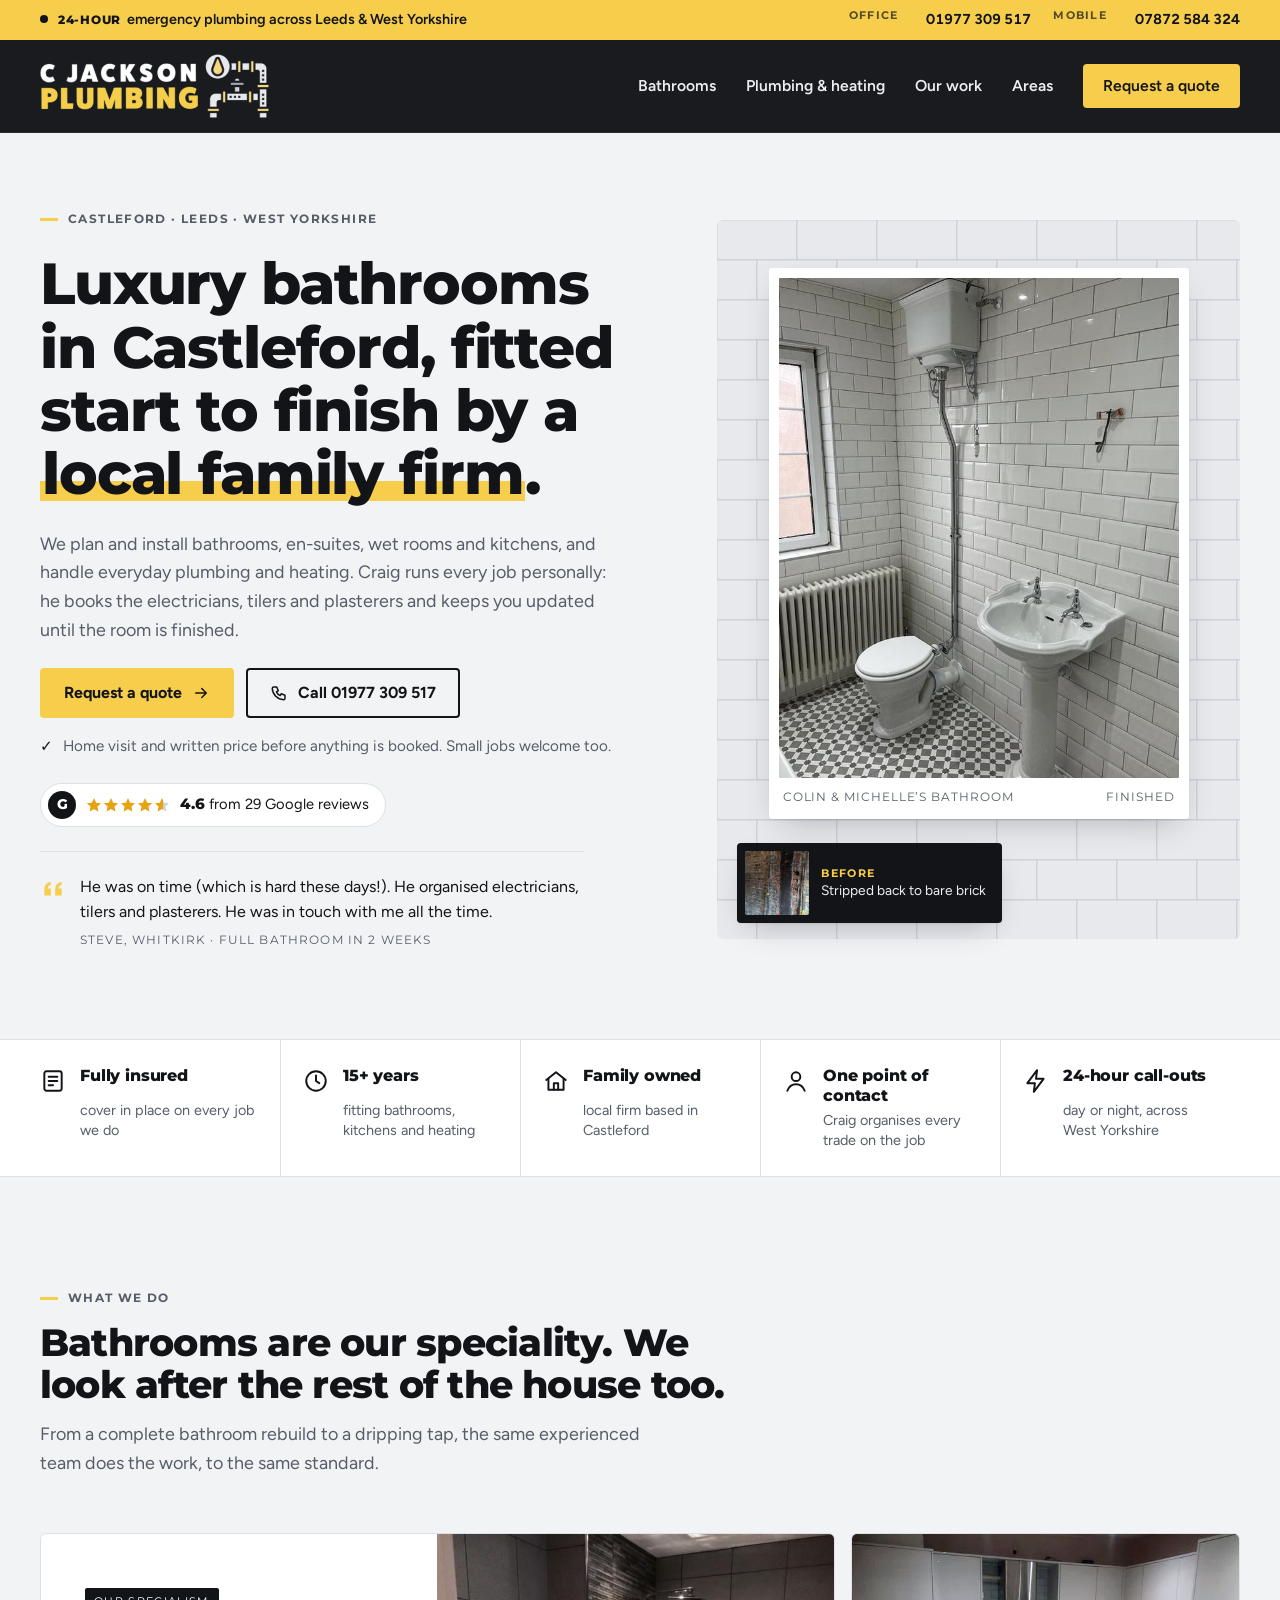
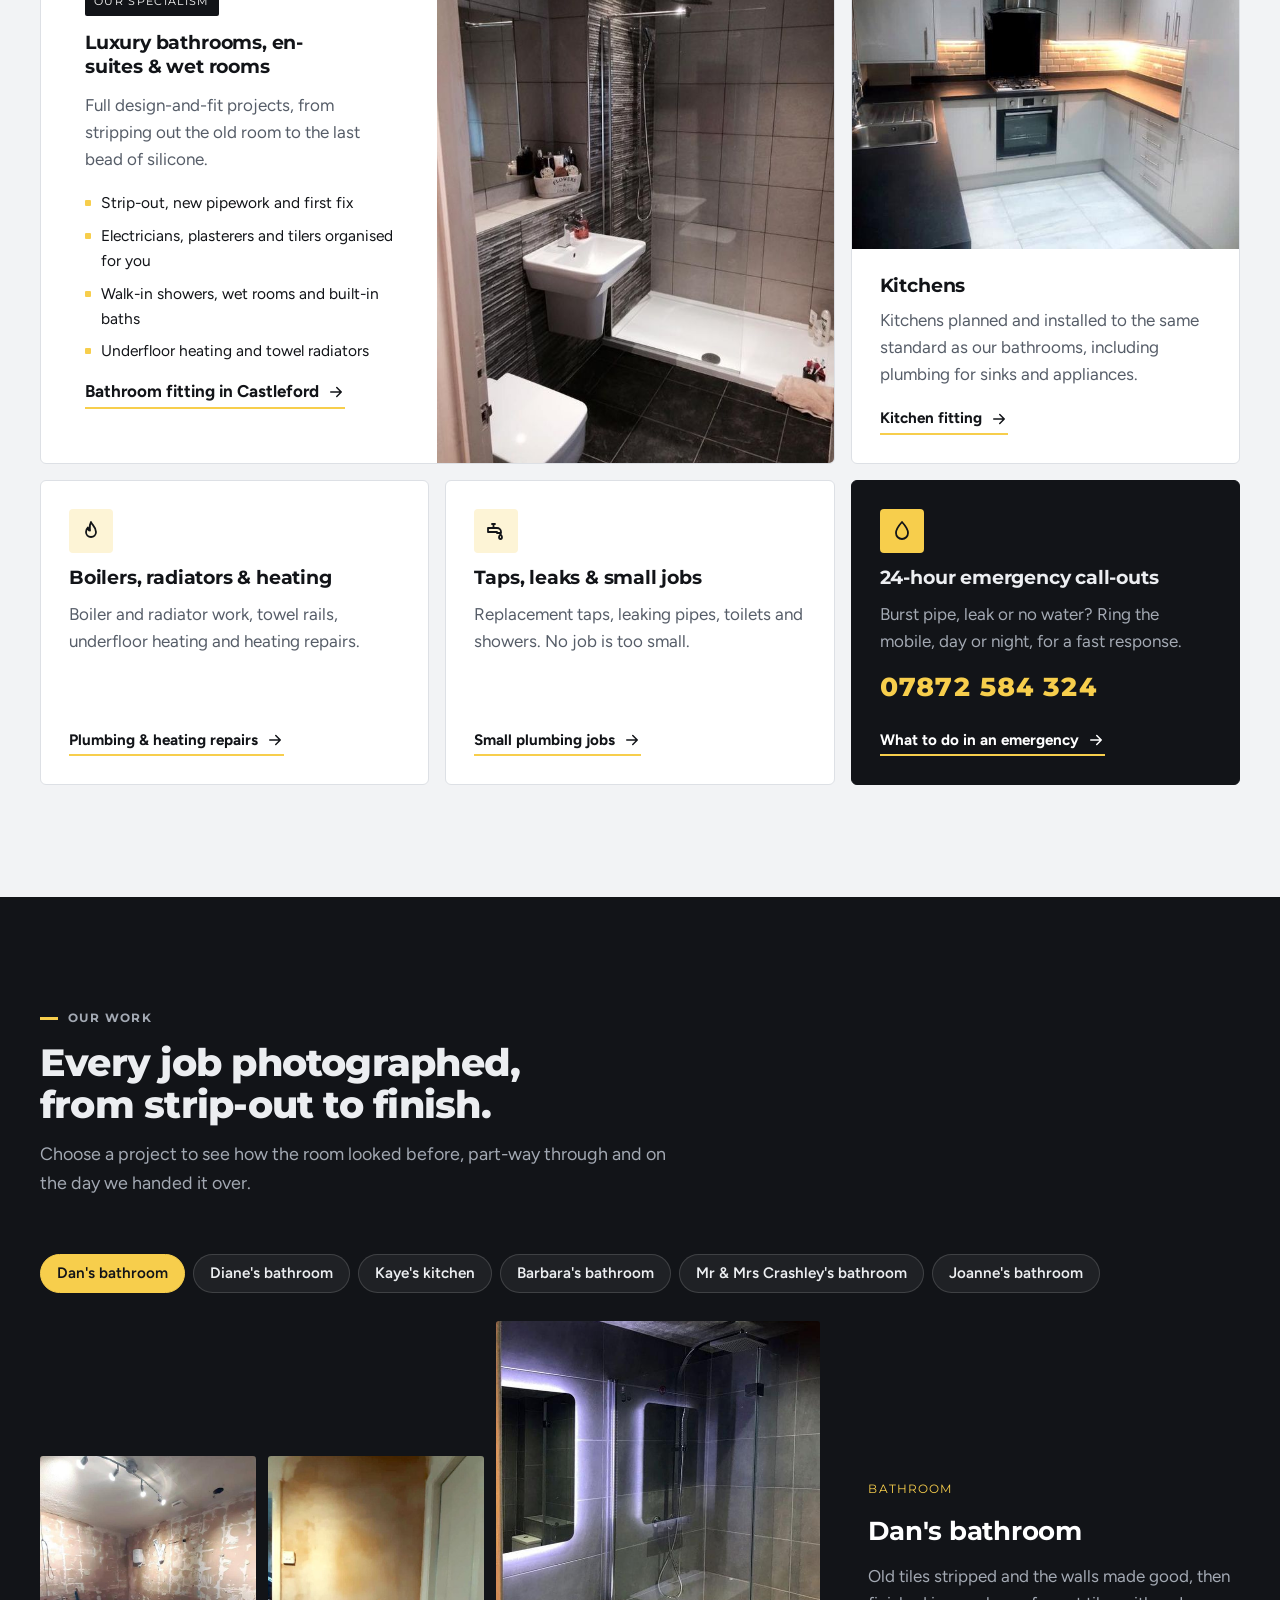
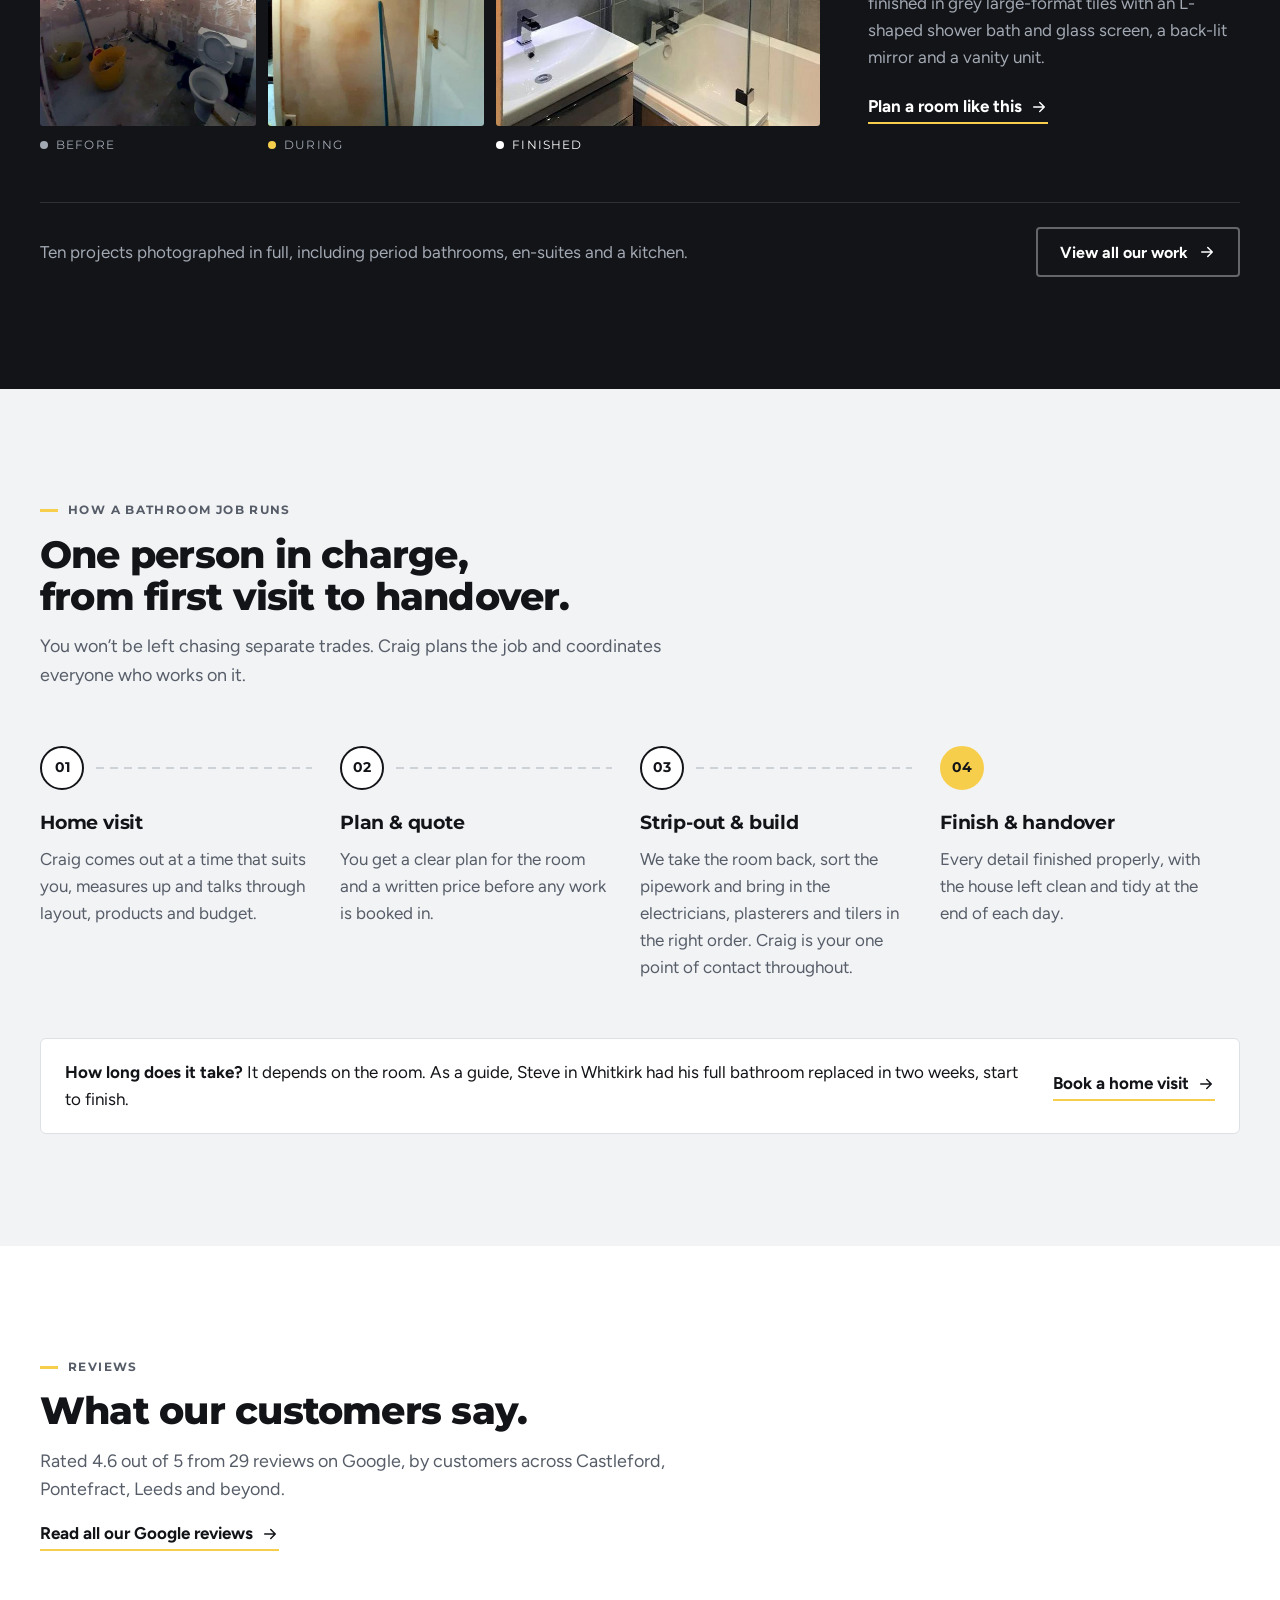
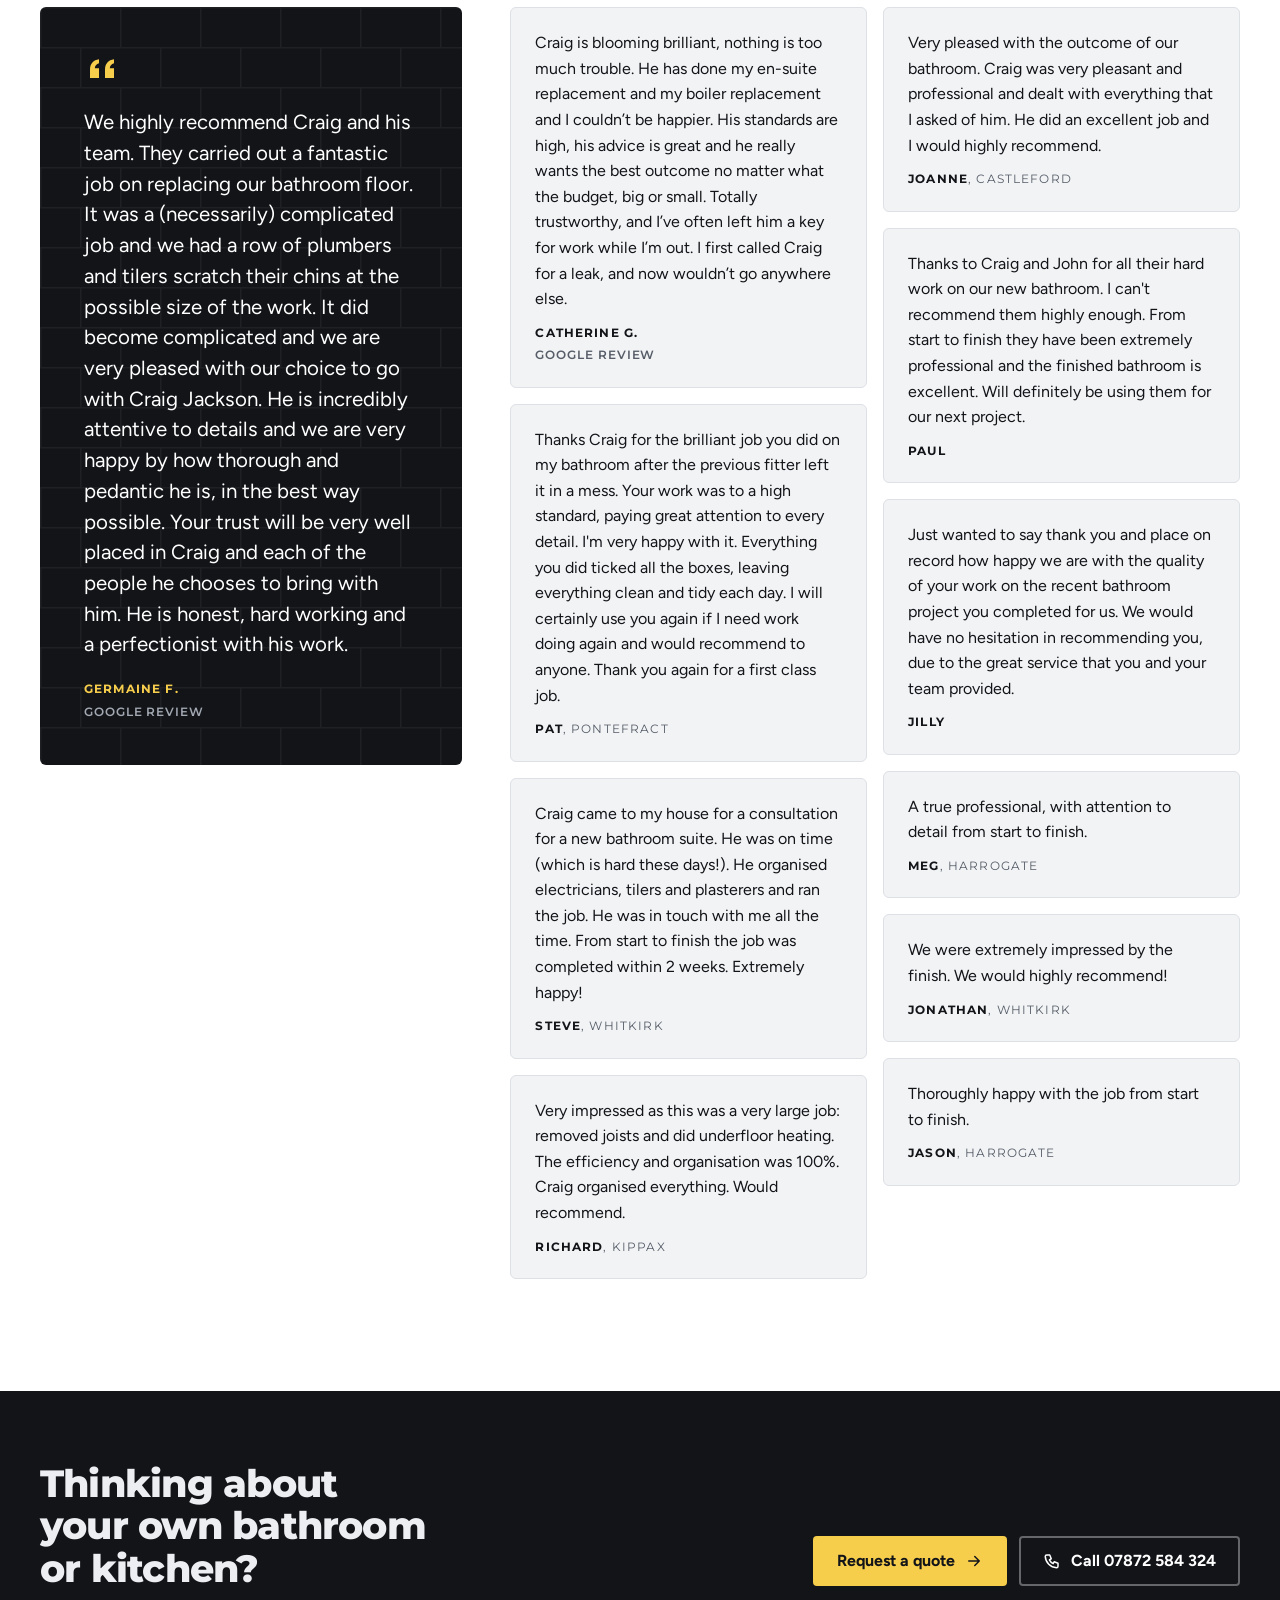
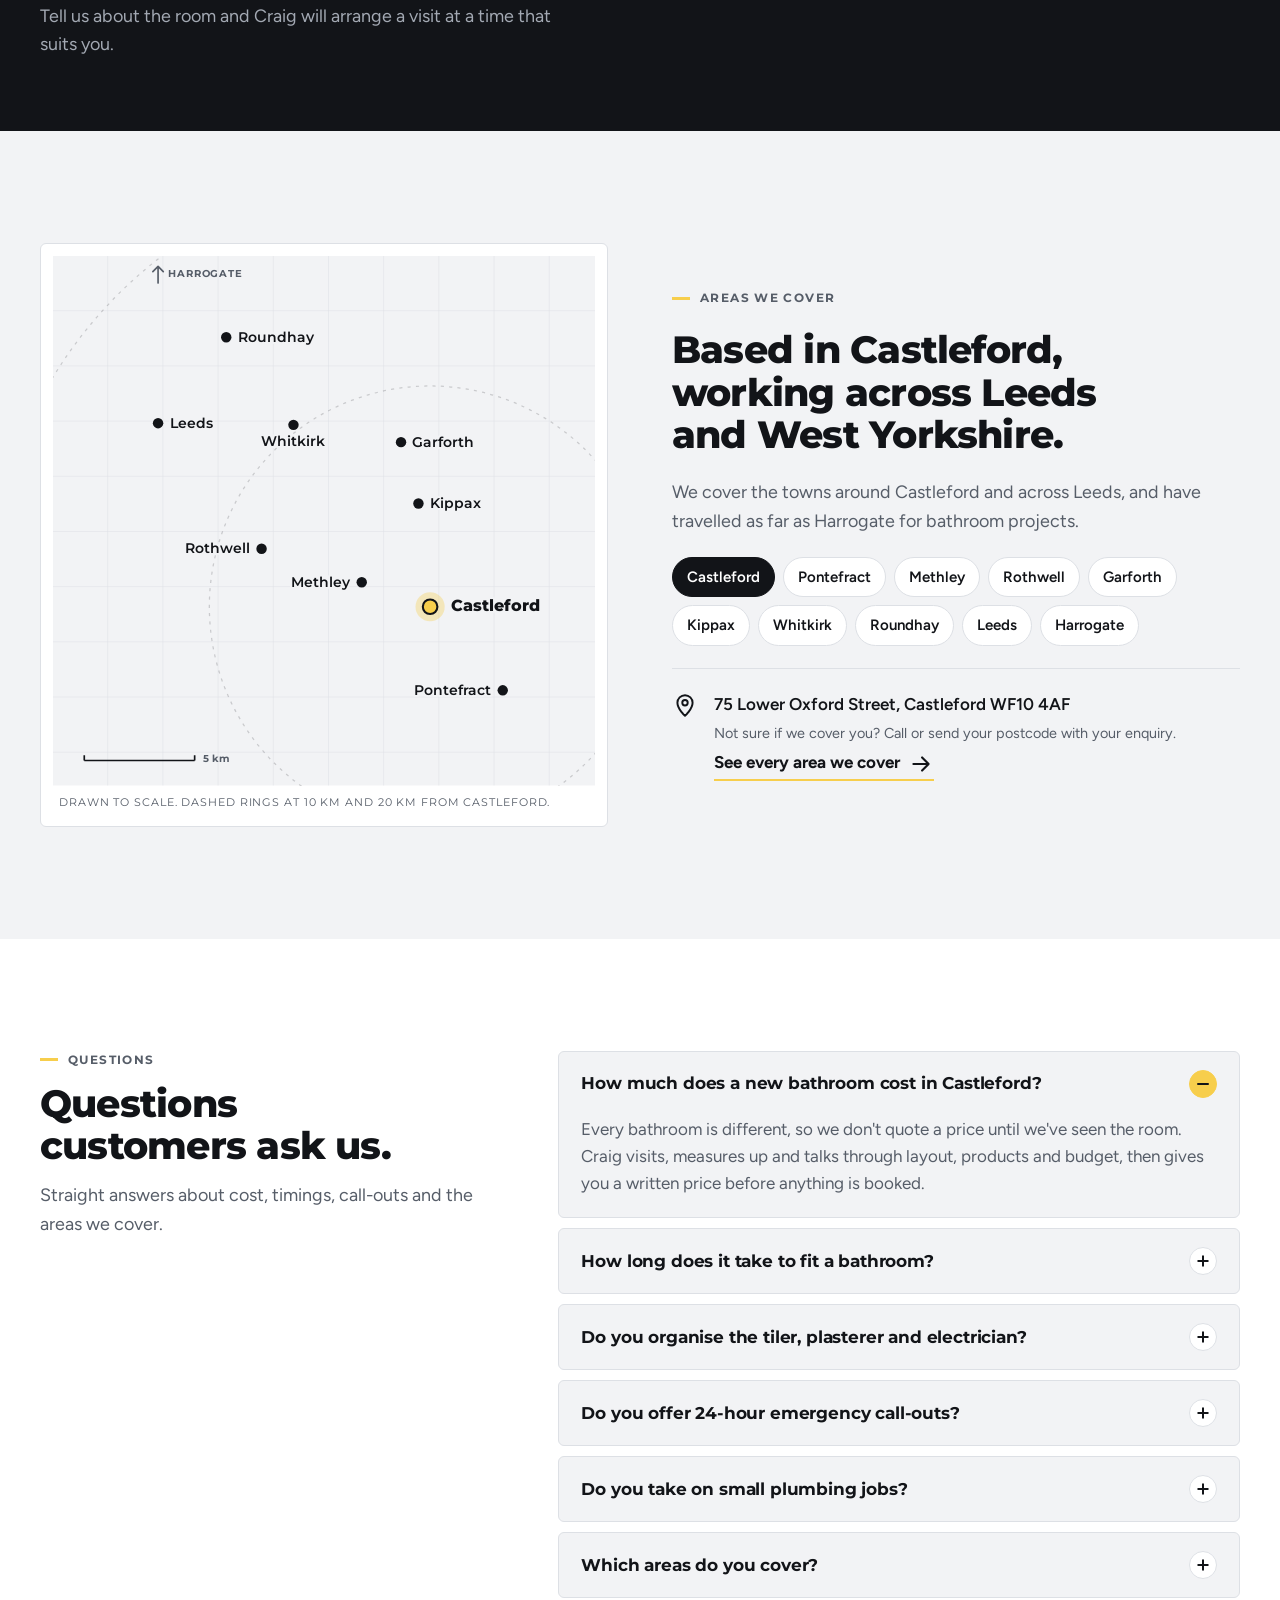
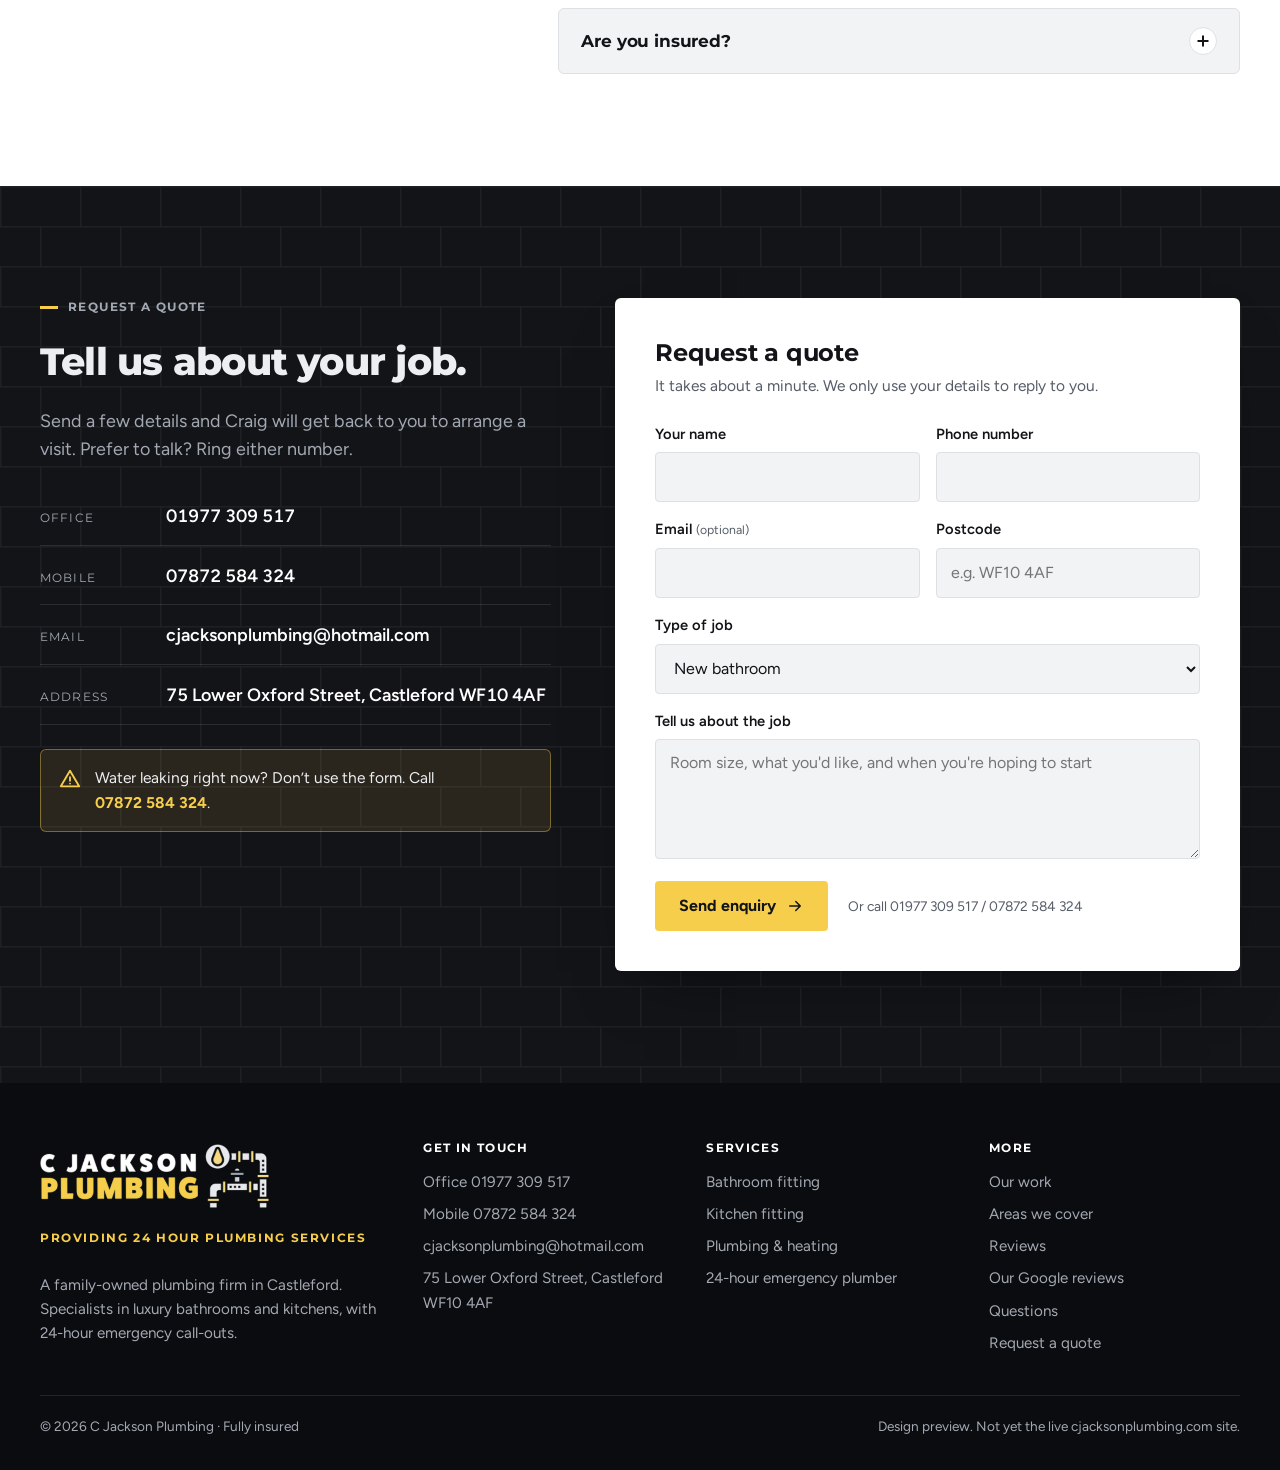
<file: contact.html>
<!doctype html>
<html lang="en-GB"><head><meta charset="utf-8">
<title>Moved | C Jackson Plumbing</title>
<link rel="canonical" href="https://www.cjacksonplumbing.com/">
<meta http-equiv="refresh" content="0; url=index.html#contact">
<meta name="robots" content="noindex, follow">
<script>location.replace("index.html#contact");</script>
</head><body><p>This page has moved to <a href="index.html#contact">index.html#contact</a>.</p></body></html>
</file>
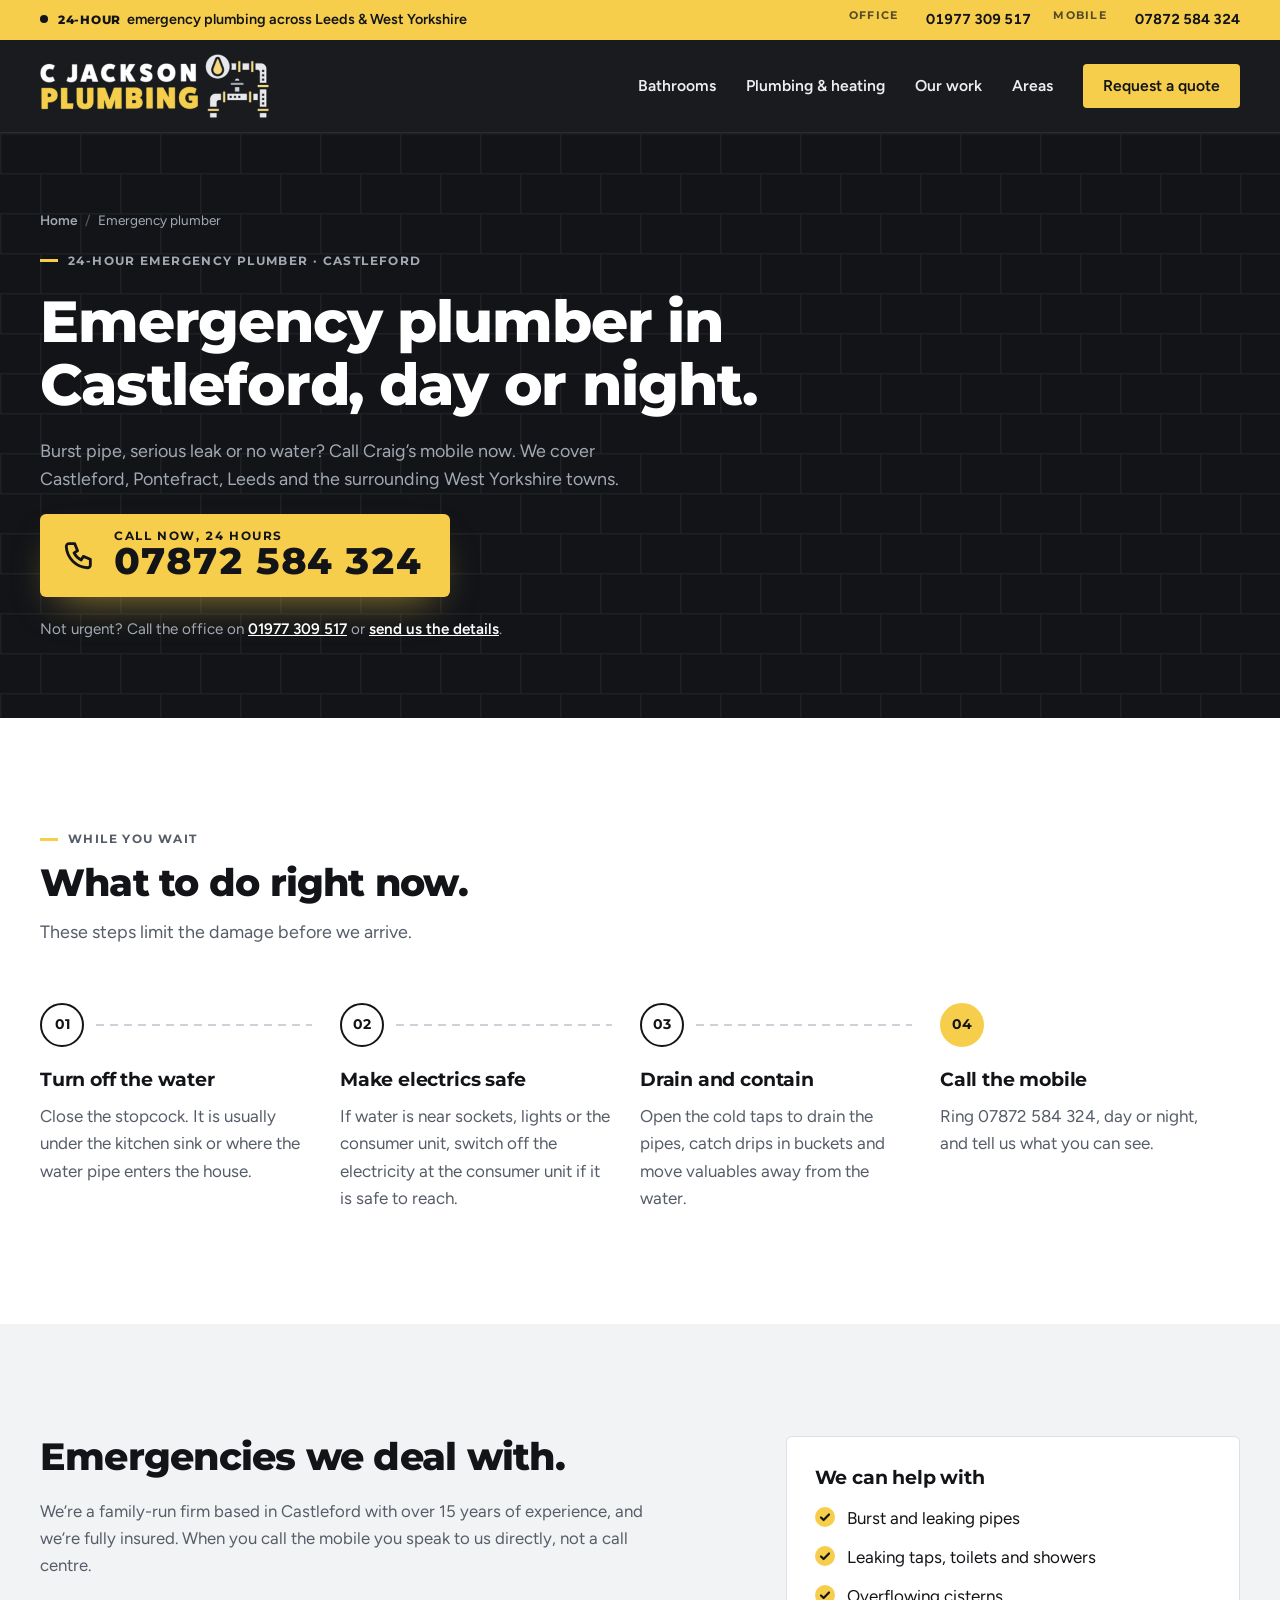
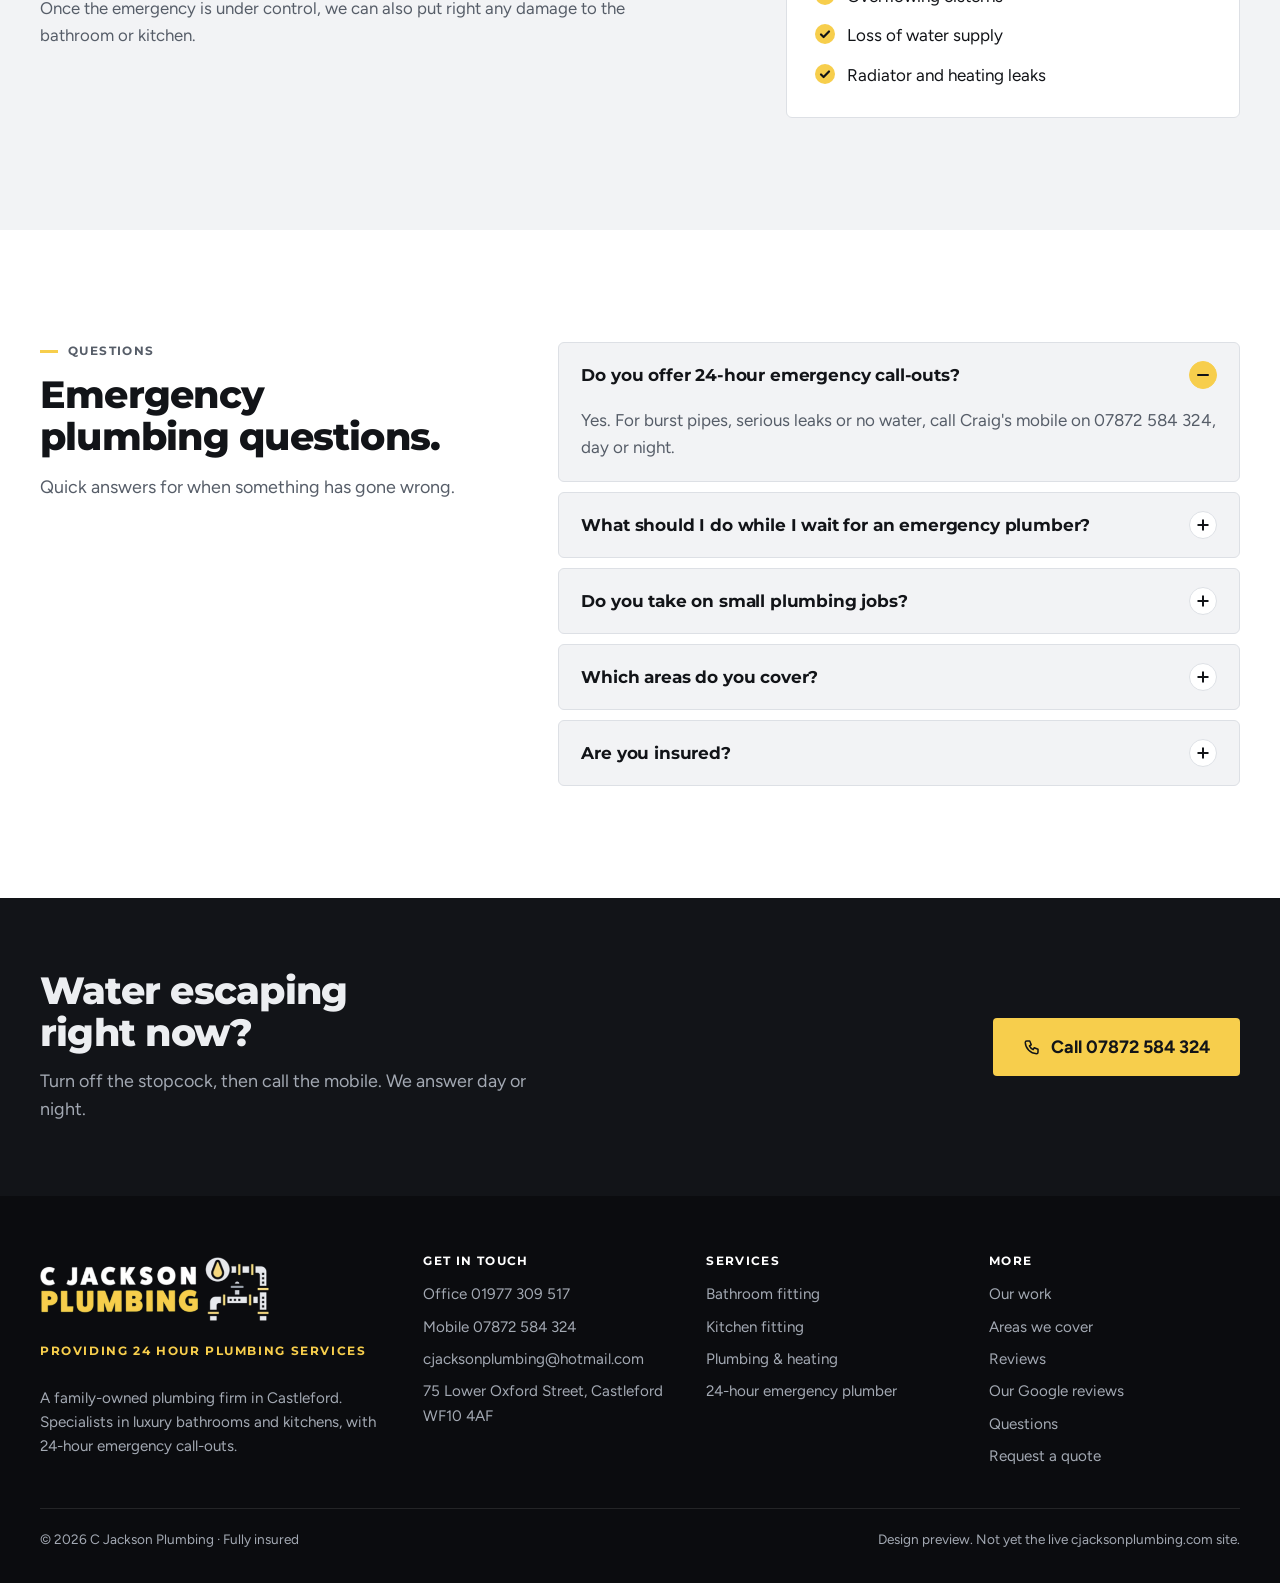
<file: emergency-plumber-castleford.html>
<!doctype html>
<html lang="en-GB">
<head>
<meta charset="utf-8">
<meta name="viewport" content="width=device-width, initial-scale=1, viewport-fit=cover">
<title>24 Hour Emergency Plumber in Castleford | C Jackson Plumbing</title>
<meta name="description" content="Burst pipe, leak or no water? Call C Jackson Plumbing on 07872 584 324, day or night. 24-hour emergency plumber for Castleford, Pontefract and Leeds.">
<link rel="canonical" href="https://www.cjacksonplumbing.com/emergency-plumber-castleford.html">
<meta name="robots" content="noindex, nofollow">
<meta name="theme-color" content="#121418">
<meta name="geo.region" content="GB-WKF">
<meta name="geo.placename" content="Castleford">
<link rel="preconnect" href="https://fonts.googleapis.com">
<link rel="preconnect" href="https://fonts.gstatic.com" crossorigin>
<link rel="stylesheet" href="https://fonts.googleapis.com/css2?family=Montserrat:wght@600;700;800&family=Figtree:wght@400;500;600;700&display=swap">
<link rel="icon" type="image/png" sizes="32x32" href="img/brand/favicon-32.png">
<link rel="apple-touch-icon" href="img/brand/icon-180.png">
<meta property="og:type" content="website">
<meta property="og:locale" content="en_GB">
<meta property="og:site_name" content="C Jackson Plumbing">
<meta property="og:title" content="24 Hour Emergency Plumber in Castleford | C Jackson Plumbing">
<meta property="og:description" content="Burst pipe, leak or no water? Call C Jackson Plumbing on 07872 584 324, day or night. 24-hour emergency plumber for Castleford, Pontefract and Leeds.">
<meta property="og:url" content="https://www.cjacksonplumbing.com/emergency-plumber-castleford.html">
<meta property="og:image" content="https://moodfilms.github.io/cjackson-plumbing-preview/img/brand/og-image.jpg">
<meta property="og:image:width" content="1200">
<meta property="og:image:height" content="630">
<meta name="twitter:card" content="summary_large_image">
<link rel="stylesheet" href="styles.css">
<script type="application/ld+json">{"@context": "https://schema.org", "@graph": [{"@type": "Plumber", "@id": "https://www.cjacksonplumbing.com/#business", "name": "C Jackson Plumbing", "slogan": "Providing 24 hour plumbing services", "description": "Family-owned plumbing firm in Castleford, West Yorkshire, specialising in luxury bathrooms, en-suites, wet rooms and kitchens, with 24-hour emergency call-outs. Fully insured with over 15 years of experience.", "url": "https://www.cjacksonplumbing.com/", "telephone": "+441977309517", "email": "cjacksonplumbing@hotmail.com", "contactPoint": [{"@type": "ContactPoint", "telephone": "+441977309517", "contactType": "customer service", "areaServed": "GB", "availableLanguage": "English"}, {"@type": "ContactPoint", "telephone": "+447872584324", "contactType": "emergency", "areaServed": "GB", "availableLanguage": "English"}], "logo": "https://www.cjacksonplumbing.com/img/brand/cjackson-logo-full.png", "image": "https://www.cjacksonplumbing.com/img/brand/og-image.jpg", "address": {"@type": "PostalAddress", "streetAddress": "75 Lower Oxford Street", "addressLocality": "Castleford", "addressRegion": "West Yorkshire", "postalCode": "WF10 4AF", "addressCountry": "GB"}, "hasMap": "https://www.google.com/maps/search/?api=1&query=75+Lower+Oxford+Street+Castleford+WF10+4AF", "openingHoursSpecification": [{"@type": "OpeningHoursSpecification", "dayOfWeek": ["Monday", "Tuesday", "Wednesday", "Thursday", "Friday", "Saturday", "Sunday"], "opens": "00:00", "closes": "23:59"}], "areaServed": [{"@type": "Place", "name": "Castleford"}, {"@type": "Place", "name": "Pontefract"}, {"@type": "Place", "name": "Methley"}, {"@type": "Place", "name": "Rothwell"}, {"@type": "Place", "name": "Garforth"}, {"@type": "Place", "name": "Kippax"}, {"@type": "Place", "name": "Whitkirk"}, {"@type": "Place", "name": "Roundhay"}, {"@type": "Place", "name": "Leeds"}, {"@type": "Place", "name": "Harrogate"}, {"@type": "Place", "name": "West Yorkshire"}], "knowsAbout": ["Bathroom fitting", "En-suite installation", "Wet rooms", "Walk-in showers", "Kitchen fitting", "Emergency plumbing", "Leak repairs", "Radiators", "Underfloor heating", "Heating repairs"], "hasOfferCatalog": {"@type": "OfferCatalog", "name": "Plumbing and bathroom services", "itemListElement": [{"@type": "Offer", "itemOffered": {"@type": "Service", "name": "Bathroom fitting", "url": "https://www.cjacksonplumbing.com/bathroom-fitters-castleford.html"}}, {"@type": "Offer", "itemOffered": {"@type": "Service", "name": "Kitchen fitting", "url": "https://www.cjacksonplumbing.com/kitchen-fitters-castleford.html"}}, {"@type": "Offer", "itemOffered": {"@type": "Service", "name": "Plumbing and heating repairs", "url": "https://www.cjacksonplumbing.com/plumbing-heating-castleford.html"}}, {"@type": "Offer", "itemOffered": {"@type": "Service", "name": "24-hour emergency plumber", "url": "https://www.cjacksonplumbing.com/emergency-plumber-castleford.html"}}]}}, {"@type": "Service", "@id": "https://www.cjacksonplumbing.com/emergency-plumber-castleford.html#service", "name": "24-hour emergency plumber", "serviceType": "Emergency plumbing", "description": "Burst pipe, leak or no water? Call C Jackson Plumbing on 07872 584 324, day or night. 24-hour emergency plumber for Castleford, Pontefract and Leeds.", "url": "https://www.cjacksonplumbing.com/emergency-plumber-castleford.html", "provider": {"@id": "https://www.cjacksonplumbing.com/#business"}, "areaServed": [{"@type": "Place", "name": "Castleford"}, {"@type": "Place", "name": "Pontefract"}, {"@type": "Place", "name": "Methley"}, {"@type": "Place", "name": "Rothwell"}, {"@type": "Place", "name": "Garforth"}, {"@type": "Place", "name": "Kippax"}, {"@type": "Place", "name": "Whitkirk"}, {"@type": "Place", "name": "Roundhay"}, {"@type": "Place", "name": "Leeds"}, {"@type": "Place", "name": "Harrogate"}, {"@type": "Place", "name": "West Yorkshire"}]}, {"@type": "BreadcrumbList", "itemListElement": [{"@type": "ListItem", "position": 1, "name": "Home", "item": "https://www.cjacksonplumbing.com/"}, {"@type": "ListItem", "position": 2, "name": "Emergency plumber", "item": "https://www.cjacksonplumbing.com/emergency-plumber-castleford.html"}]}, {"@type": "FAQPage", "mainEntity": [{"@type": "Question", "name": "Do you offer 24-hour emergency call-outs?", "acceptedAnswer": {"@type": "Answer", "text": "Yes. For burst pipes, serious leaks or no water, call Craig's mobile on 07872 584 324, day or night."}}, {"@type": "Question", "name": "What should I do while I wait for an emergency plumber?", "acceptedAnswer": {"@type": "Answer", "text": "Turn off the water at your stopcock, which is usually under the kitchen sink or where the water pipe enters the house. If water is near electrics, switch off the electricity at the consumer unit if it is safe to do so. Open the cold taps to drain the pipes, and catch drips in buckets."}}, {"@type": "Question", "name": "Do you take on small plumbing jobs?", "acceptedAnswer": {"@type": "Answer", "text": "Yes. Replacement taps, leaking pipes, toilets, showers and radiators are all welcome. No job is too small."}}, {"@type": "Question", "name": "Which areas do you cover?", "acceptedAnswer": {"@type": "Answer", "text": "We're based at 75 Lower Oxford Street in Castleford and cover Pontefract, Methley, Rothwell, Garforth, Kippax, Whitkirk, Roundhay, Leeds and the wider West Yorkshire area. We have also travelled to Harrogate for bathroom projects."}}, {"@type": "Question", "name": "Are you insured?", "acceptedAnswer": {"@type": "Answer", "text": "Yes. C Jackson Plumbing is fully insured on every job."}}]}]}</script>
</head>
<body>
<div class="topbar">
  <div class="wrap">
    <p class="topbar-msg"><span class="pulse" aria-hidden="true"></span><strong>24-hour</strong>emergency plumbing<span class="hide-sm"> across Leeds &amp; West Yorkshire</span></p>
    <p class="topbar-lines"><span class="hide-sm">Office</span><a class="hide-sm" href="tel:+441977309517">01977 309 517</a> <span class="hide-sm">Mobile</span><a href="tel:+447872584324">07872 584 324</a></p>
  </div>
</div>
<header class="site-header">
  <div class="wrap">
    <a class="logo" href="index.html" aria-label="C Jackson Plumbing, home"><img src="img/brand/cjackson-logo.png" alt="C Jackson Plumbing" width="847" height="237"></a>
    <button class="menu-btn" type="button" aria-expanded="false" aria-controls="site-nav" aria-label="Open menu"><svg viewBox="0 0 24 24" fill="none" stroke="currentColor" stroke-width="2" stroke-linecap="round" aria-hidden="true"><path d="M4 7h16M4 12h16M4 17h16"/></svg></button>
    <nav class="site-nav" id="site-nav" aria-label="Main">
      <a href="bathroom-fitters-castleford.html">Bathrooms</a>
      <a href="plumbing-heating-castleford.html">Plumbing &amp; heating</a>
      <a href="work.html">Our work</a>
      <a href="areas.html">Areas</a>
      <a class="btn btn--brass" href="index.html#contact">Request a quote</a>
    </nav>
  </div>
</header>
<main>
<section class="emergency-head">
  <div class="wrap">
    <nav class="crumbs" aria-label="Breadcrumb"><a href="index.html">Home</a><span aria-hidden="true">/</span><span aria-current="page">Emergency plumber</span></nav>
    <span class="eyebrow">24-hour emergency plumber &middot; Castleford</span>
    <h1>Emergency plumber in Castleford, day or night.</h1>
    <p class="emergency-lead">Burst pipe, serious leak or no water? Call Craig&rsquo;s mobile now. We cover Castleford, Pontefract, Leeds and the surrounding West Yorkshire towns.</p>
    <a class="emergency-call" href="tel:+447872584324"><svg viewBox="0 0 24 24" fill="none" stroke="currentColor" stroke-width="2" stroke-linecap="round" stroke-linejoin="round" aria-hidden="true"><path d="M5 4h4l2 5-2.5 1.5a11 11 0 0 0 5 5L15 13l5 2v4a2 2 0 0 1-2 2A16 16 0 0 1 3 6a2 2 0 0 1 2-2"/></svg><span><small>Call now, 24 hours</small>07872 584 324</span></a>
    <p class="emergency-alt">Not urgent? Call the office on <a href="tel:+441977309517">01977 309 517</a> or <a href="index.html#contact">send us the details</a>.</p>
  </div>
</section>

<section class="band band--white">
  <div class="wrap">
    <div class="section-head"><span class="eyebrow">While you wait</span><h2>What to do right now.</h2><p>These steps limit the damage before we arrive.</p></div>
    <ol class="steps"><li class="step"><div class="step-num"><b>01</b></div><h3>Turn off the water</h3><p>Close the stopcock. It is usually under the kitchen sink or where the water pipe enters the house.</p></li><li class="step"><div class="step-num"><b>02</b></div><h3>Make electrics safe</h3><p>If water is near sockets, lights or the consumer unit, switch off the electricity at the consumer unit if it is safe to reach.</p></li><li class="step"><div class="step-num"><b>03</b></div><h3>Drain and contain</h3><p>Open the cold taps to drain the pipes, catch drips in buckets and move valuables away from the water.</p></li><li class="step"><div class="step-num"><b>04</b></div><h3>Call the mobile</h3><p>Ring 07872 584 324, day or night, and tell us what you can see.</p></li></ol>
  </div>
</section>

<section class="band">
  <div class="wrap split">
    <div class="prose">
      <h2>Emergencies we deal with.</h2>
      <p>We&rsquo;re a family-run firm based in Castleford with over 15 years of experience, and we&rsquo;re fully insured. When you call the mobile you speak to us directly, not a call centre.</p>
      <p>Once the emergency is under control, we can also put right any damage to the bathroom or kitchen.</p>
    </div>
    <div class="included-card">
      <h3>We can help with</h3>
      <ul class="checklist"><li>Burst and leaking pipes</li><li>Leaking taps, toilets and showers</li><li>Overflowing cisterns</li><li>Loss of water supply</li><li>Radiator and heating leaks</li></ul>
    </div>
  </div>
</section>

<section class="band band--white" id="faq">
  <div class="wrap faq-wrap">
    <div class="section-head">
      <span class="eyebrow">Questions</span>
      <h2>Emergency plumbing questions.</h2>
      <p>Quick answers for when something has gone wrong.</p>
    </div>
    <div class="faq">
      <details class="faq-item" open><summary><h3>Do you offer 24-hour emergency call-outs?</h3><span class="faq-icon" aria-hidden="true"></span></summary><p>Yes. For burst pipes, serious leaks or no water, call Craig&#x27;s mobile on 07872 584 324, day or night.</p></details>
      <details class="faq-item"><summary><h3>What should I do while I wait for an emergency plumber?</h3><span class="faq-icon" aria-hidden="true"></span></summary><p>Turn off the water at your stopcock, which is usually under the kitchen sink or where the water pipe enters the house. If water is near electrics, switch off the electricity at the consumer unit if it is safe to do so. Open the cold taps to drain the pipes, and catch drips in buckets.</p></details>
      <details class="faq-item"><summary><h3>Do you take on small plumbing jobs?</h3><span class="faq-icon" aria-hidden="true"></span></summary><p>Yes. Replacement taps, leaking pipes, toilets, showers and radiators are all welcome. No job is too small.</p></details>
      <details class="faq-item"><summary><h3>Which areas do you cover?</h3><span class="faq-icon" aria-hidden="true"></span></summary><p>We&#x27;re based at 75 Lower Oxford Street in Castleford and cover Pontefract, Methley, Rothwell, Garforth, Kippax, Whitkirk, Roundhay, Leeds and the wider West Yorkshire area. We have also travelled to Harrogate for bathroom projects.</p></details>
      <details class="faq-item"><summary><h3>Are you insured?</h3><span class="faq-icon" aria-hidden="true"></span></summary><p>Yes. C Jackson Plumbing is fully insured on every job.</p></details>
    </div>
  </div>
</section>

<section class="band band--ink cta-band">
  <div class="wrap">
    <div>
      <h2>Water escaping right now?</h2>
      <p class="cta-sub">Turn off the stopcock, then call the mobile. We answer day or night.</p>
    </div>
    <div class="hero-actions"><a class="btn btn--brass btn--big" href="tel:+447872584324"><svg viewBox="0 0 24 24" fill="none" stroke="currentColor" stroke-width="2" stroke-linecap="round" stroke-linejoin="round" aria-hidden="true"><path d="M5 4h4l2 5-2.5 1.5a11 11 0 0 0 5 5L15 13l5 2v4a2 2 0 0 1-2 2A16 16 0 0 1 3 6a2 2 0 0 1 2-2"/></svg>Call 07872 584 324</a></div>
  </div>
</section>
</main>
<footer class="site-footer">
  <div class="wrap">
    <div class="footer-grid">
      <div class="footer-about">
        <a class="logo" href="index.html" aria-label="C Jackson Plumbing, home"><img src="img/brand/cjackson-logo.png" alt="C Jackson Plumbing" width="847" height="237"></a>
        <p class="footer-tagline">Providing 24 hour plumbing services</p>
        <p>A family-owned plumbing firm in Castleford. Specialists in luxury bathrooms and kitchens, with 24-hour emergency call-outs.</p>
      </div>
      <div>
        <p class="footer-h">Get in touch</p>
        <ul>
          <li><a href="tel:+441977309517">Office 01977 309 517</a></li>
          <li><a href="tel:+447872584324">Mobile 07872 584 324</a></li>
          <li><a href="mailto:cjacksonplumbing@hotmail.com">cjacksonplumbing@hotmail.com</a></li>
          <li>75 Lower Oxford Street, Castleford WF10 4AF</li>
        </ul>
      </div>
      <div>
        <p class="footer-h">Services</p>
        <ul>
          <li><a href="bathroom-fitters-castleford.html">Bathroom fitting</a></li>
          <li><a href="kitchen-fitters-castleford.html">Kitchen fitting</a></li>
          <li><a href="plumbing-heating-castleford.html">Plumbing &amp; heating</a></li>
          <li><a href="emergency-plumber-castleford.html">24-hour emergency plumber</a></li>
        </ul>
      </div>
      <div>
        <p class="footer-h">More</p>
        <ul>
          <li><a href="work.html">Our work</a></li>
          <li><a href="areas.html">Areas we cover</a></li>
          <li><a href="index.html#reviews">Reviews</a></li>
          <li><a href="https://share.google/jorUrsgIrEd4Z9cPQ" target="_blank" rel="noopener">Our Google reviews</a></li>
          <li><a href="index.html#faq">Questions</a></li>
          <li><a href="index.html#contact">Request a quote</a></li>
        </ul>
      </div>
    </div>
    <div class="footer-base">
      <p>&copy; 2026 C Jackson Plumbing &middot; Fully insured</p>
      <p>Design preview. Not yet the live cjacksonplumbing.com site.</p>
    </div>
  </div>
</footer>
<div class="callbar" aria-label="Quick contact">
  <a class="btn btn--line" href="tel:+447872584324"><svg viewBox="0 0 24 24" fill="none" stroke="currentColor" stroke-width="2" stroke-linecap="round" stroke-linejoin="round" aria-hidden="true"><path d="M5 4h4l2 5-2.5 1.5a11 11 0 0 0 5 5L15 13l5 2v4a2 2 0 0 1-2 2A16 16 0 0 1 3 6a2 2 0 0 1 2-2"/></svg>Call Craig</a>
  <a class="btn btn--brass" href="index.html#contact">Get a quote</a>
</div>
<script src="site.js"></script>
</body>
</html>
</file>
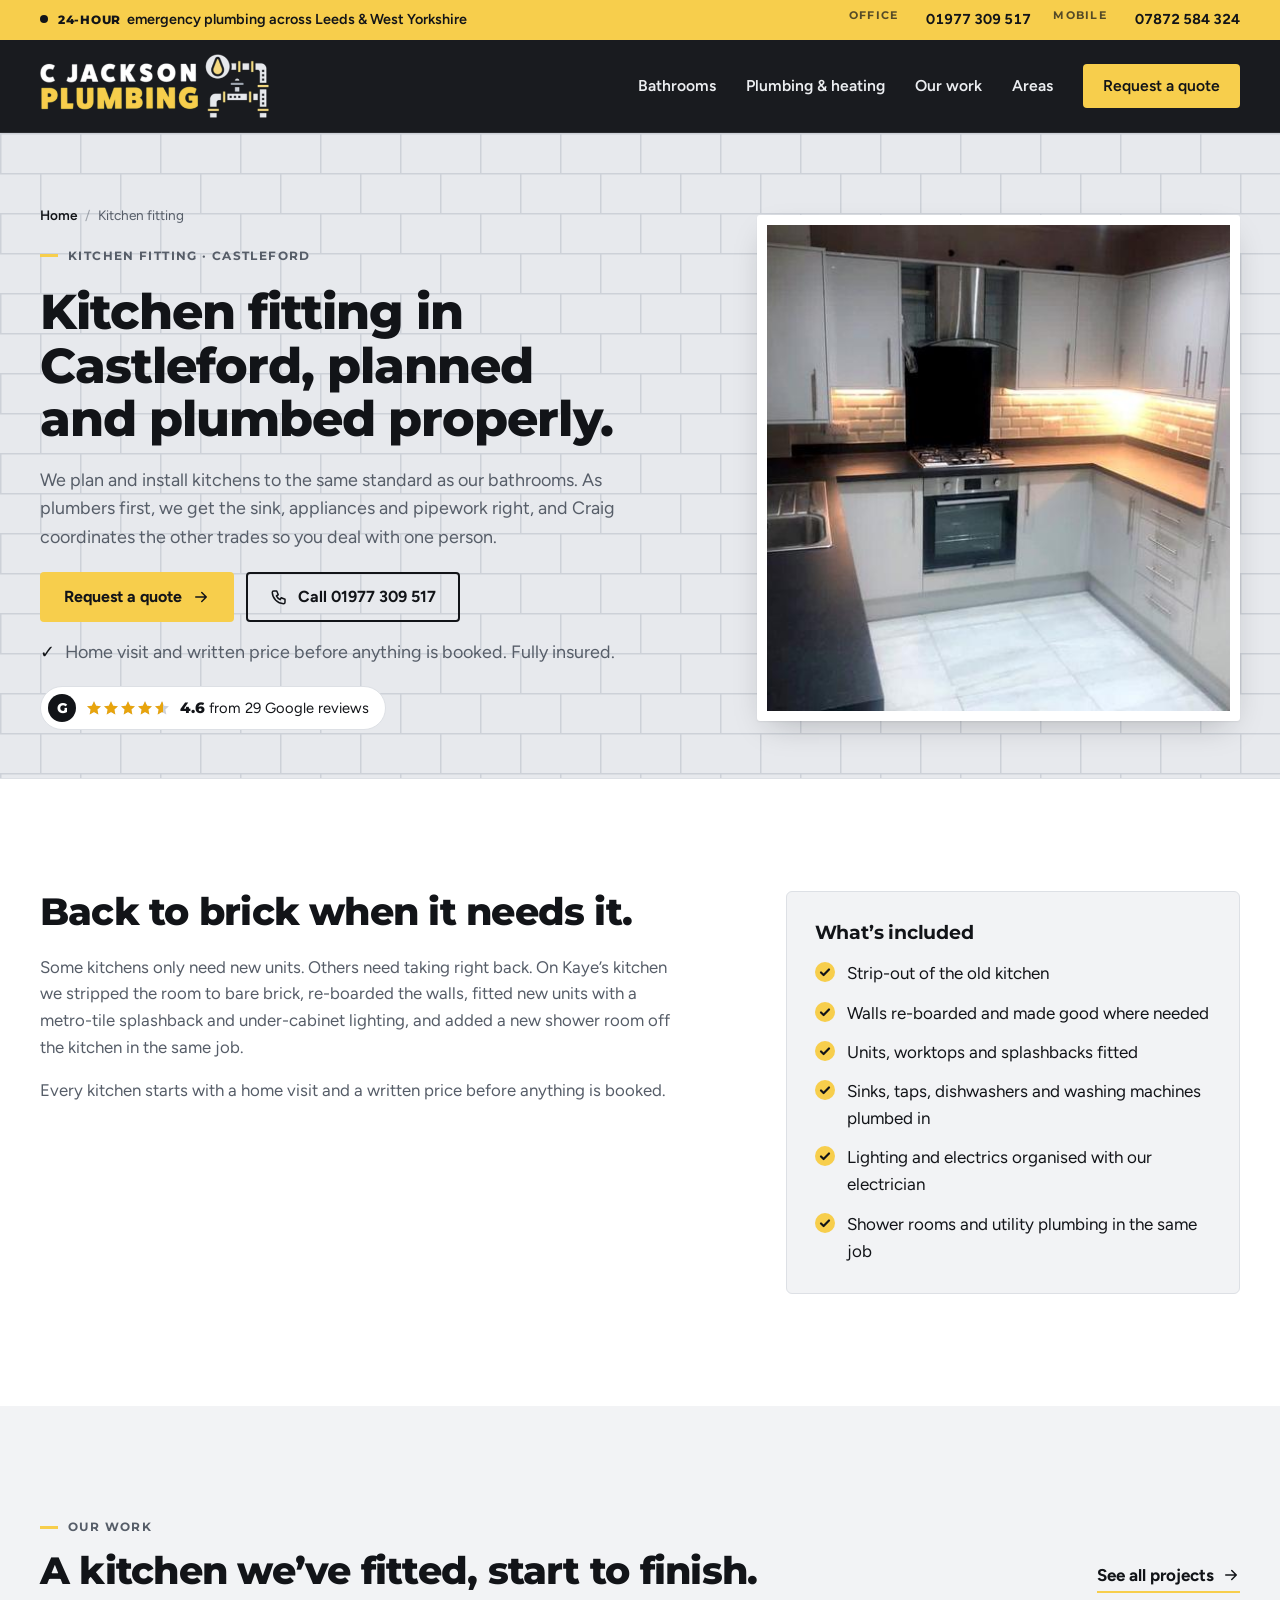
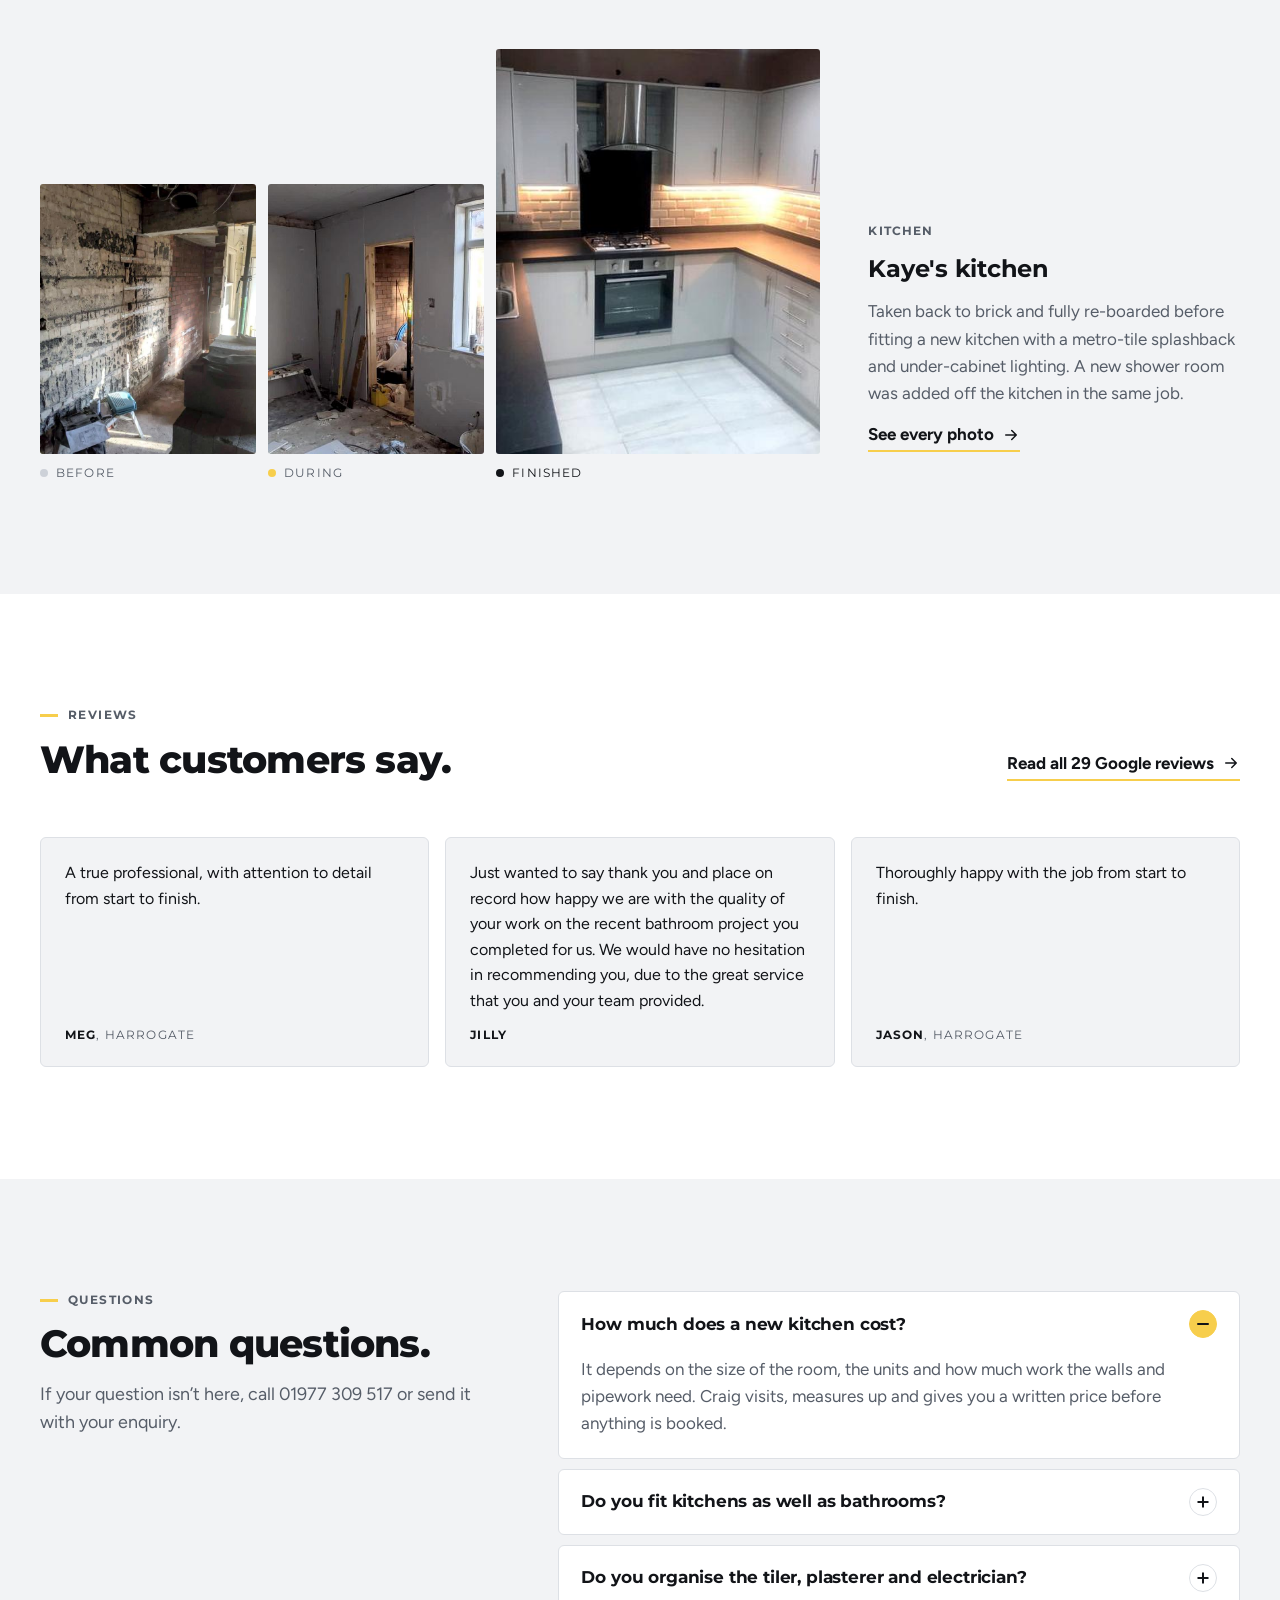
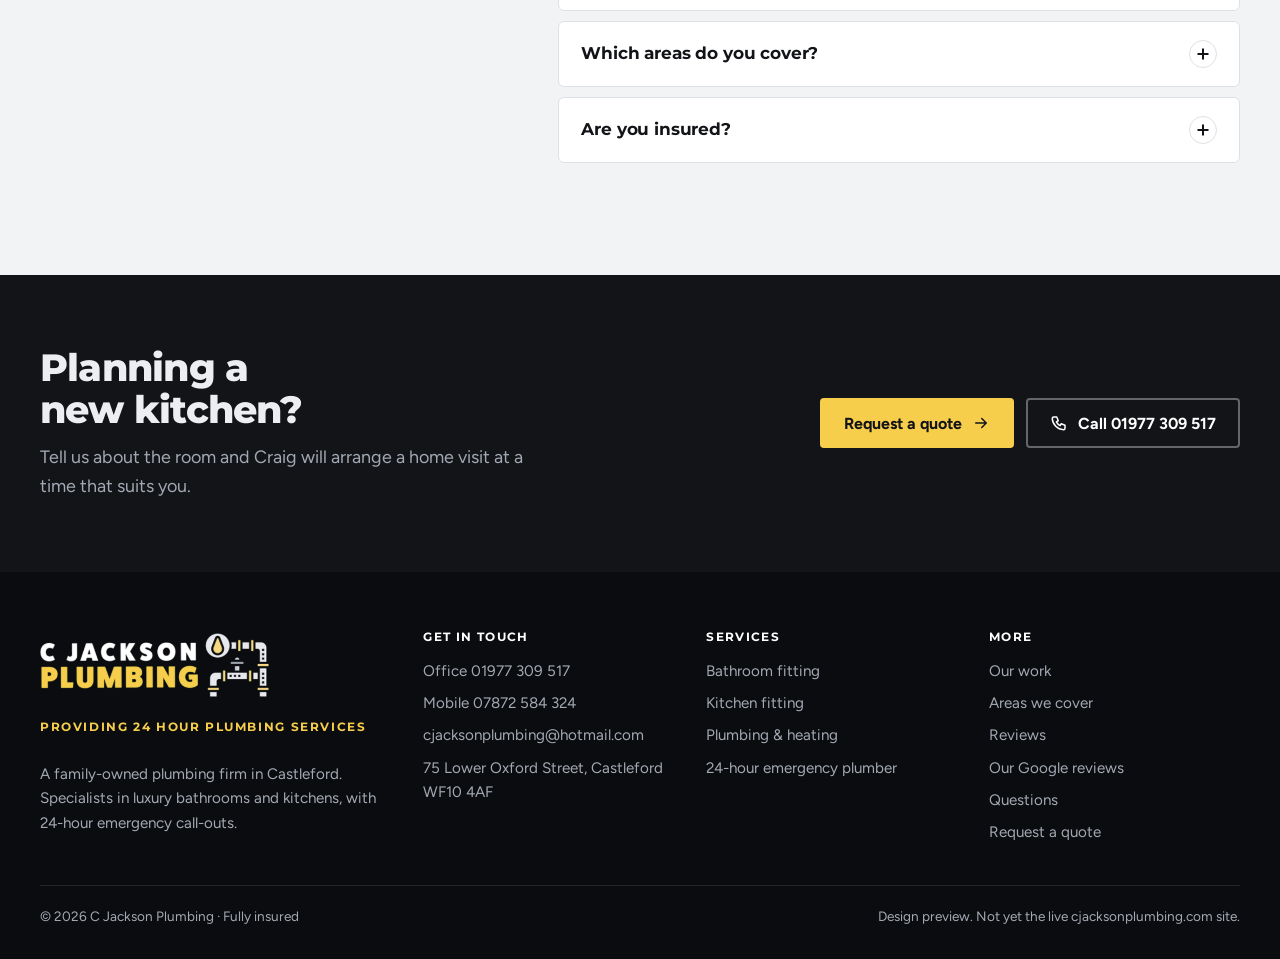
<file: kitchen-fitters-castleford.html>
<!doctype html>
<html lang="en-GB">
<head>
<meta charset="utf-8">
<meta name="viewport" content="width=device-width, initial-scale=1, viewport-fit=cover">
<title>Kitchen Fitters in Castleford | C Jackson Plumbing</title>
<meta name="description" content="Kitchen fitting in Castleford, Pontefract and Leeds by a family-run plumbing firm. Units, worktops, splashbacks and all the plumbing for sinks and appliances.">
<link rel="canonical" href="https://www.cjacksonplumbing.com/kitchen-fitters-castleford.html">
<meta name="robots" content="noindex, nofollow">
<meta name="theme-color" content="#121418">
<meta name="geo.region" content="GB-WKF">
<meta name="geo.placename" content="Castleford">
<link rel="preconnect" href="https://fonts.googleapis.com">
<link rel="preconnect" href="https://fonts.gstatic.com" crossorigin>
<link rel="stylesheet" href="https://fonts.googleapis.com/css2?family=Montserrat:wght@600;700;800&family=Figtree:wght@400;500;600;700&display=swap">
<link rel="icon" type="image/png" sizes="32x32" href="img/brand/favicon-32.png">
<link rel="apple-touch-icon" href="img/brand/icon-180.png">
<meta property="og:type" content="website">
<meta property="og:locale" content="en_GB">
<meta property="og:site_name" content="C Jackson Plumbing">
<meta property="og:title" content="Kitchen Fitters in Castleford | C Jackson Plumbing">
<meta property="og:description" content="Kitchen fitting in Castleford, Pontefract and Leeds by a family-run plumbing firm. Units, worktops, splashbacks and all the plumbing for sinks and appliances.">
<meta property="og:url" content="https://www.cjacksonplumbing.com/kitchen-fitters-castleford.html">
<meta property="og:image" content="https://moodfilms.github.io/cjackson-plumbing-preview/img/brand/og-image.jpg">
<meta property="og:image:width" content="1200">
<meta property="og:image:height" content="630">
<meta name="twitter:card" content="summary_large_image">
<link rel="stylesheet" href="styles.css">
<script type="application/ld+json">{"@context": "https://schema.org", "@graph": [{"@type": "Plumber", "@id": "https://www.cjacksonplumbing.com/#business", "name": "C Jackson Plumbing", "slogan": "Providing 24 hour plumbing services", "description": "Family-owned plumbing firm in Castleford, West Yorkshire, specialising in luxury bathrooms, en-suites, wet rooms and kitchens, with 24-hour emergency call-outs. Fully insured with over 15 years of experience.", "url": "https://www.cjacksonplumbing.com/", "telephone": "+441977309517", "email": "cjacksonplumbing@hotmail.com", "contactPoint": [{"@type": "ContactPoint", "telephone": "+441977309517", "contactType": "customer service", "areaServed": "GB", "availableLanguage": "English"}, {"@type": "ContactPoint", "telephone": "+447872584324", "contactType": "emergency", "areaServed": "GB", "availableLanguage": "English"}], "logo": "https://www.cjacksonplumbing.com/img/brand/cjackson-logo-full.png", "image": "https://www.cjacksonplumbing.com/img/brand/og-image.jpg", "address": {"@type": "PostalAddress", "streetAddress": "75 Lower Oxford Street", "addressLocality": "Castleford", "addressRegion": "West Yorkshire", "postalCode": "WF10 4AF", "addressCountry": "GB"}, "hasMap": "https://www.google.com/maps/search/?api=1&query=75+Lower+Oxford+Street+Castleford+WF10+4AF", "openingHoursSpecification": [{"@type": "OpeningHoursSpecification", "dayOfWeek": ["Monday", "Tuesday", "Wednesday", "Thursday", "Friday", "Saturday", "Sunday"], "opens": "00:00", "closes": "23:59"}], "areaServed": [{"@type": "Place", "name": "Castleford"}, {"@type": "Place", "name": "Pontefract"}, {"@type": "Place", "name": "Methley"}, {"@type": "Place", "name": "Rothwell"}, {"@type": "Place", "name": "Garforth"}, {"@type": "Place", "name": "Kippax"}, {"@type": "Place", "name": "Whitkirk"}, {"@type": "Place", "name": "Roundhay"}, {"@type": "Place", "name": "Leeds"}, {"@type": "Place", "name": "Harrogate"}, {"@type": "Place", "name": "West Yorkshire"}], "knowsAbout": ["Bathroom fitting", "En-suite installation", "Wet rooms", "Walk-in showers", "Kitchen fitting", "Emergency plumbing", "Leak repairs", "Radiators", "Underfloor heating", "Heating repairs"], "hasOfferCatalog": {"@type": "OfferCatalog", "name": "Plumbing and bathroom services", "itemListElement": [{"@type": "Offer", "itemOffered": {"@type": "Service", "name": "Bathroom fitting", "url": "https://www.cjacksonplumbing.com/bathroom-fitters-castleford.html"}}, {"@type": "Offer", "itemOffered": {"@type": "Service", "name": "Kitchen fitting", "url": "https://www.cjacksonplumbing.com/kitchen-fitters-castleford.html"}}, {"@type": "Offer", "itemOffered": {"@type": "Service", "name": "Plumbing and heating repairs", "url": "https://www.cjacksonplumbing.com/plumbing-heating-castleford.html"}}, {"@type": "Offer", "itemOffered": {"@type": "Service", "name": "24-hour emergency plumber", "url": "https://www.cjacksonplumbing.com/emergency-plumber-castleford.html"}}]}}, {"@type": "Service", "@id": "https://www.cjacksonplumbing.com/kitchen-fitters-castleford.html#service", "name": "Kitchen fitting", "serviceType": "Kitchen installation", "description": "Kitchen fitting in Castleford, Pontefract and Leeds by a family-run plumbing firm. Units, worktops, splashbacks and all the plumbing for sinks and appliances.", "url": "https://www.cjacksonplumbing.com/kitchen-fitters-castleford.html", "provider": {"@id": "https://www.cjacksonplumbing.com/#business"}, "areaServed": [{"@type": "Place", "name": "Castleford"}, {"@type": "Place", "name": "Pontefract"}, {"@type": "Place", "name": "Methley"}, {"@type": "Place", "name": "Rothwell"}, {"@type": "Place", "name": "Garforth"}, {"@type": "Place", "name": "Kippax"}, {"@type": "Place", "name": "Whitkirk"}, {"@type": "Place", "name": "Roundhay"}, {"@type": "Place", "name": "Leeds"}, {"@type": "Place", "name": "Harrogate"}, {"@type": "Place", "name": "West Yorkshire"}]}, {"@type": "BreadcrumbList", "itemListElement": [{"@type": "ListItem", "position": 1, "name": "Home", "item": "https://www.cjacksonplumbing.com/"}, {"@type": "ListItem", "position": 2, "name": "Kitchen fitting", "item": "https://www.cjacksonplumbing.com/kitchen-fitters-castleford.html"}]}, {"@type": "FAQPage", "mainEntity": [{"@type": "Question", "name": "How much does a new kitchen cost?", "acceptedAnswer": {"@type": "Answer", "text": "It depends on the size of the room, the units and how much work the walls and pipework need. Craig visits, measures up and gives you a written price before anything is booked."}}, {"@type": "Question", "name": "Do you fit kitchens as well as bathrooms?", "acceptedAnswer": {"@type": "Answer", "text": "Yes. We plan and install kitchens to the same standard as our bathrooms, including all the plumbing for sinks and appliances."}}, {"@type": "Question", "name": "Do you organise the tiler, plasterer and electrician?", "acceptedAnswer": {"@type": "Answer", "text": "Yes. Craig books and coordinates the electricians, plasterers and tilers on every job, so you have one point of contact from the first visit to handover."}}, {"@type": "Question", "name": "Which areas do you cover?", "acceptedAnswer": {"@type": "Answer", "text": "We're based at 75 Lower Oxford Street in Castleford and cover Pontefract, Methley, Rothwell, Garforth, Kippax, Whitkirk, Roundhay, Leeds and the wider West Yorkshire area. We have also travelled to Harrogate for bathroom projects."}}, {"@type": "Question", "name": "Are you insured?", "acceptedAnswer": {"@type": "Answer", "text": "Yes. C Jackson Plumbing is fully insured on every job."}}]}]}</script>
</head>
<body>
<div class="topbar">
  <div class="wrap">
    <p class="topbar-msg"><span class="pulse" aria-hidden="true"></span><strong>24-hour</strong>emergency plumbing<span class="hide-sm"> across Leeds &amp; West Yorkshire</span></p>
    <p class="topbar-lines"><span class="hide-sm">Office</span><a class="hide-sm" href="tel:+441977309517">01977 309 517</a> <span class="hide-sm">Mobile</span><a href="tel:+447872584324">07872 584 324</a></p>
  </div>
</div>
<header class="site-header">
  <div class="wrap">
    <a class="logo" href="index.html" aria-label="C Jackson Plumbing, home"><img src="img/brand/cjackson-logo.png" alt="C Jackson Plumbing" width="847" height="237"></a>
    <button class="menu-btn" type="button" aria-expanded="false" aria-controls="site-nav" aria-label="Open menu"><svg viewBox="0 0 24 24" fill="none" stroke="currentColor" stroke-width="2" stroke-linecap="round" aria-hidden="true"><path d="M4 7h16M4 12h16M4 17h16"/></svg></button>
    <nav class="site-nav" id="site-nav" aria-label="Main">
      <a href="bathroom-fitters-castleford.html">Bathrooms</a>
      <a href="plumbing-heating-castleford.html">Plumbing &amp; heating</a>
      <a href="work.html">Our work</a>
      <a href="areas.html">Areas</a>
      <a class="btn btn--brass" href="index.html#contact">Request a quote</a>
    </nav>
  </div>
</header>
<main>
<section class="page-head svc-head">
  <div class="wrap">
    <div class="svc-head-copy">
      <nav class="crumbs" aria-label="Breadcrumb"><a href="index.html">Home</a><span aria-hidden="true">/</span><span aria-current="page">Kitchen fitting</span></nav>
      <span class="eyebrow">Kitchen fitting &middot; Castleford</span>
      <h1>Kitchen fitting in Castleford, planned and plumbed properly.</h1>
      <p>We plan and install kitchens to the same standard as our bathrooms. As plumbers first, we get the sink, appliances and pipework right, and Craig coordinates the other trades so you deal with one person.</p>
      <div class="hero-actions">
        <a class="btn btn--brass" href="index.html#contact">Request a quote <svg viewBox="0 0 24 24" fill="none" stroke="currentColor" stroke-width="2" stroke-linecap="round" stroke-linejoin="round" aria-hidden="true"><path d="M5 12h14M13 6l6 6-6 6"/></svg></a>
        <a class="btn btn--line" href="tel:+441977309517"><svg viewBox="0 0 24 24" fill="none" stroke="currentColor" stroke-width="2" stroke-linecap="round" stroke-linejoin="round" aria-hidden="true"><path d="M5 4h4l2 5-2.5 1.5a11 11 0 0 0 5 5L15 13l5 2v4a2 2 0 0 1-2 2A16 16 0 0 1 3 6a2 2 0 0 1 2-2"/></svg>Call 01977 309 517</a>
      </div>
      <p class="hero-reassure">Home visit and written price before anything is booked. Fully insured.</p>
      <a class="rating-badge" href="https://share.google/jorUrsgIrEd4Z9cPQ" target="_blank" rel="noopener" aria-label="Rated 4.6 out of 5 from 29 Google reviews. Opens Google.">
        <span class="rating-g" aria-hidden="true">G</span>
        <span class="rating-stars" style="--pct:92%" aria-hidden="true"><span class="rating-off"><svg viewBox="0 0 20 20" aria-hidden="true"><path d="M10 1.5l2.6 5.6 6.1.7-4.5 4.2 1.2 6-5.4-3.1-5.4 3.1 1.2-6L1.3 7.8l6.1-.7z" fill="currentColor"/></svg><svg viewBox="0 0 20 20" aria-hidden="true"><path d="M10 1.5l2.6 5.6 6.1.7-4.5 4.2 1.2 6-5.4-3.1-5.4 3.1 1.2-6L1.3 7.8l6.1-.7z" fill="currentColor"/></svg><svg viewBox="0 0 20 20" aria-hidden="true"><path d="M10 1.5l2.6 5.6 6.1.7-4.5 4.2 1.2 6-5.4-3.1-5.4 3.1 1.2-6L1.3 7.8l6.1-.7z" fill="currentColor"/></svg><svg viewBox="0 0 20 20" aria-hidden="true"><path d="M10 1.5l2.6 5.6 6.1.7-4.5 4.2 1.2 6-5.4-3.1-5.4 3.1 1.2-6L1.3 7.8l6.1-.7z" fill="currentColor"/></svg><svg viewBox="0 0 20 20" aria-hidden="true"><path d="M10 1.5l2.6 5.6 6.1.7-4.5 4.2 1.2 6-5.4-3.1-5.4 3.1 1.2-6L1.3 7.8l6.1-.7z" fill="currentColor"/></svg></span><span class="rating-on"><svg viewBox="0 0 20 20" aria-hidden="true"><path d="M10 1.5l2.6 5.6 6.1.7-4.5 4.2 1.2 6-5.4-3.1-5.4 3.1 1.2-6L1.3 7.8l6.1-.7z" fill="currentColor"/></svg><svg viewBox="0 0 20 20" aria-hidden="true"><path d="M10 1.5l2.6 5.6 6.1.7-4.5 4.2 1.2 6-5.4-3.1-5.4 3.1 1.2-6L1.3 7.8l6.1-.7z" fill="currentColor"/></svg><svg viewBox="0 0 20 20" aria-hidden="true"><path d="M10 1.5l2.6 5.6 6.1.7-4.5 4.2 1.2 6-5.4-3.1-5.4 3.1 1.2-6L1.3 7.8l6.1-.7z" fill="currentColor"/></svg><svg viewBox="0 0 20 20" aria-hidden="true"><path d="M10 1.5l2.6 5.6 6.1.7-4.5 4.2 1.2 6-5.4-3.1-5.4 3.1 1.2-6L1.3 7.8l6.1-.7z" fill="currentColor"/></svg><svg viewBox="0 0 20 20" aria-hidden="true"><path d="M10 1.5l2.6 5.6 6.1.7-4.5 4.2 1.2 6-5.4-3.1-5.4 3.1 1.2-6L1.3 7.8l6.1-.7z" fill="currentColor"/></svg></span></span>
        <span class="rating-text"><b>4.6</b> from 29 Google reviews</span>
      </a>
    </div>
    <figure class="svc-photo"><img src="img/kaye-after.jpg" srcset="img/kaye-after-640.jpg 640w, img/kaye-after.jpg 1067w" sizes="(max-width: 900px) 92vw, 460px" alt="Fitted kitchen with gloss units, metro-tile splashback and under-cabinet lighting in West Yorkshire" width="1067" height="800" decoding="async" fetchpriority="high"></figure>
  </div>
</section>

<section class="band band--white">
  <div class="wrap split">
    <div class="prose">
      <h2>Back to brick when it needs it.</h2>
        <p>Some kitchens only need new units. Others need taking right back. On Kaye’s kitchen we stripped the room to bare brick, re-boarded the walls, fitted new units with a metro-tile splashback and under-cabinet lighting, and added a new shower room off the kitchen in the same job.</p>
        <p>Every kitchen starts with a home visit and a written price before anything is booked.</p>
    </div>
    <div class="included-card">
      <h3>What&rsquo;s included</h3>
      <ul class="checklist"><li>Strip-out of the old kitchen</li><li>Walls re-boarded and made good where needed</li><li>Units, worktops and splashbacks fitted</li><li>Sinks, taps, dishwashers and washing machines plumbed in</li><li>Lighting and electrics organised with our electrician</li><li>Shower rooms and utility plumbing in the same job</li></ul>
    </div>
  </div>
</section>

<section class="band">
  <div class="wrap">
    <div class="section-head section-head--split">
      <div style="display:grid;gap:14px"><span class="eyebrow">Our work</span><h2>A kitchen we&rsquo;ve fitted, start to finish.</h2></div>
      <a class="text-link" href="work.html">See all projects <svg viewBox="0 0 24 24" fill="none" stroke="currentColor" stroke-width="2" stroke-linecap="round" stroke-linejoin="round" aria-hidden="true"><path d="M5 12h14M13 6l6 6-6 6"/></svg></a>
    </div>
    <div class="feature-project">
      <ol class="stages"><li class="stage stage--before"><figure style="margin:0"><img src="img/kaye-before.jpg" srcset="img/kaye-before-640.jpg 640w, img/kaye-before.jpg 768w" sizes="(max-width: 640px) 46vw, 300px" alt="Kitchen stripped back to bare brick" width="768" height="1024" loading="lazy" decoding="async"><figcaption class="stage-label"><i></i>Before</figcaption></figure></li><li class="stage stage--during"><figure style="margin:0"><img src="img/kaye-during.jpg" srcset="img/kaye-during-640.jpg 640w, img/kaye-during.jpg 1024w" sizes="(max-width: 640px) 46vw, 300px" alt="Walls re-boarded with the room ready for fitting" width="1024" height="768" loading="lazy" decoding="async"><figcaption class="stage-label"><i></i>During</figcaption></figure></li><li class="stage stage--after"><figure style="margin:0"><img src="img/kaye-after.jpg" srcset="img/kaye-after-640.jpg 640w, img/kaye-after.jpg 1067w" sizes="(max-width: 640px) 92vw, 460px" alt="Finished kitchen with gloss units, metro-tile splashback and under-cabinet lights" width="1067" height="800" loading="lazy" decoding="async"><figcaption class="stage-label"><i></i>Finished</figcaption></figure></li></ol>
      <div class="feature-notes">
        <span class="meta">Kitchen</span>
        <h3>Kaye&#x27;s kitchen</h3>
        <p>Taken back to brick and fully re-boarded before fitting a new kitchen with a metro-tile splashback and under-cabinet lighting. A new shower room was added off the kitchen in the same job.</p>
        <a class="text-link" href="work.html#kaye">See every photo <svg viewBox="0 0 24 24" fill="none" stroke="currentColor" stroke-width="2" stroke-linecap="round" stroke-linejoin="round" aria-hidden="true"><path d="M5 12h14M13 6l6 6-6 6"/></svg></a>
      </div>
    </div>
    
  </div>
</section>

<section class="band band--white">
  <div class="wrap">
    <div class="section-head section-head--split"><div style="display:grid;gap:14px"><span class="eyebrow">Reviews</span><h2>What customers say.</h2></div><a class="text-link" href="https://share.google/jorUrsgIrEd4Z9cPQ" target="_blank" rel="noopener">Read all 29 Google reviews <svg viewBox="0 0 24 24" fill="none" stroke="currentColor" stroke-width="2" stroke-linecap="round" stroke-linejoin="round" aria-hidden="true"><path d="M5 12h14M13 6l6 6-6 6"/></svg></a></div>
    <div class="review-row">
      <figure class="review"><blockquote style="margin:0"><p>A true professional, with attention to detail from start to finish.</p></blockquote><footer><b>Meg</b>, Harrogate</footer></figure>
      <figure class="review"><blockquote style="margin:0"><p>Just wanted to say thank you and place on record how happy we are with the quality of your work on the recent bathroom project you completed for us. We would have no hesitation in recommending you, due to the great service that you and your team provided.</p></blockquote><footer><b>Jilly</b></footer></figure>
      <figure class="review"><blockquote style="margin:0"><p>Thoroughly happy with the job from start to finish.</p></blockquote><footer><b>Jason</b>, Harrogate</footer></figure>
    </div>
  </div>
</section>

<section class="band" id="faq">
  <div class="wrap faq-wrap">
    <div class="section-head">
      <span class="eyebrow">Questions</span>
      <h2>Common questions.</h2>
      <p>If your question isn&rsquo;t here, call 01977 309 517 or send it with your enquiry.</p>
    </div>
    <div class="faq">
      <details class="faq-item" open><summary><h3>How much does a new kitchen cost?</h3><span class="faq-icon" aria-hidden="true"></span></summary><p>It depends on the size of the room, the units and how much work the walls and pipework need. Craig visits, measures up and gives you a written price before anything is booked.</p></details>
      <details class="faq-item"><summary><h3>Do you fit kitchens as well as bathrooms?</h3><span class="faq-icon" aria-hidden="true"></span></summary><p>Yes. We plan and install kitchens to the same standard as our bathrooms, including all the plumbing for sinks and appliances.</p></details>
      <details class="faq-item"><summary><h3>Do you organise the tiler, plasterer and electrician?</h3><span class="faq-icon" aria-hidden="true"></span></summary><p>Yes. Craig books and coordinates the electricians, plasterers and tilers on every job, so you have one point of contact from the first visit to handover.</p></details>
      <details class="faq-item"><summary><h3>Which areas do you cover?</h3><span class="faq-icon" aria-hidden="true"></span></summary><p>We&#x27;re based at 75 Lower Oxford Street in Castleford and cover Pontefract, Methley, Rothwell, Garforth, Kippax, Whitkirk, Roundhay, Leeds and the wider West Yorkshire area. We have also travelled to Harrogate for bathroom projects.</p></details>
      <details class="faq-item"><summary><h3>Are you insured?</h3><span class="faq-icon" aria-hidden="true"></span></summary><p>Yes. C Jackson Plumbing is fully insured on every job.</p></details>
    </div>
  </div>
</section>

<section class="band band--ink cta-band">
  <div class="wrap">
    <div>
      <h2>Planning a new kitchen?</h2>
      <p class="cta-sub">Tell us about the room and Craig will arrange a home visit at a time that suits you.</p>
    </div>
    <div class="hero-actions">
        <a class="btn btn--brass" href="index.html#contact">Request a quote <svg viewBox="0 0 24 24" fill="none" stroke="currentColor" stroke-width="2" stroke-linecap="round" stroke-linejoin="round" aria-hidden="true"><path d="M5 12h14M13 6l6 6-6 6"/></svg></a>
        <a class="btn btn--line-light" href="tel:+441977309517"><svg viewBox="0 0 24 24" fill="none" stroke="currentColor" stroke-width="2" stroke-linecap="round" stroke-linejoin="round" aria-hidden="true"><path d="M5 4h4l2 5-2.5 1.5a11 11 0 0 0 5 5L15 13l5 2v4a2 2 0 0 1-2 2A16 16 0 0 1 3 6a2 2 0 0 1 2-2"/></svg>Call 01977 309 517</a>
      </div>
  </div>
</section>
</main>
<footer class="site-footer">
  <div class="wrap">
    <div class="footer-grid">
      <div class="footer-about">
        <a class="logo" href="index.html" aria-label="C Jackson Plumbing, home"><img src="img/brand/cjackson-logo.png" alt="C Jackson Plumbing" width="847" height="237"></a>
        <p class="footer-tagline">Providing 24 hour plumbing services</p>
        <p>A family-owned plumbing firm in Castleford. Specialists in luxury bathrooms and kitchens, with 24-hour emergency call-outs.</p>
      </div>
      <div>
        <p class="footer-h">Get in touch</p>
        <ul>
          <li><a href="tel:+441977309517">Office 01977 309 517</a></li>
          <li><a href="tel:+447872584324">Mobile 07872 584 324</a></li>
          <li><a href="mailto:cjacksonplumbing@hotmail.com">cjacksonplumbing@hotmail.com</a></li>
          <li>75 Lower Oxford Street, Castleford WF10 4AF</li>
        </ul>
      </div>
      <div>
        <p class="footer-h">Services</p>
        <ul>
          <li><a href="bathroom-fitters-castleford.html">Bathroom fitting</a></li>
          <li><a href="kitchen-fitters-castleford.html">Kitchen fitting</a></li>
          <li><a href="plumbing-heating-castleford.html">Plumbing &amp; heating</a></li>
          <li><a href="emergency-plumber-castleford.html">24-hour emergency plumber</a></li>
        </ul>
      </div>
      <div>
        <p class="footer-h">More</p>
        <ul>
          <li><a href="work.html">Our work</a></li>
          <li><a href="areas.html">Areas we cover</a></li>
          <li><a href="index.html#reviews">Reviews</a></li>
          <li><a href="https://share.google/jorUrsgIrEd4Z9cPQ" target="_blank" rel="noopener">Our Google reviews</a></li>
          <li><a href="index.html#faq">Questions</a></li>
          <li><a href="index.html#contact">Request a quote</a></li>
        </ul>
      </div>
    </div>
    <div class="footer-base">
      <p>&copy; 2026 C Jackson Plumbing &middot; Fully insured</p>
      <p>Design preview. Not yet the live cjacksonplumbing.com site.</p>
    </div>
  </div>
</footer>
<div class="callbar" aria-label="Quick contact">
  <a class="btn btn--line" href="tel:+447872584324"><svg viewBox="0 0 24 24" fill="none" stroke="currentColor" stroke-width="2" stroke-linecap="round" stroke-linejoin="round" aria-hidden="true"><path d="M5 4h4l2 5-2.5 1.5a11 11 0 0 0 5 5L15 13l5 2v4a2 2 0 0 1-2 2A16 16 0 0 1 3 6a2 2 0 0 1 2-2"/></svg>Call Craig</a>
  <a class="btn btn--brass" href="index.html#contact">Get a quote</a>
</div>
<script src="site.js"></script>
</body>
</html>
</file>
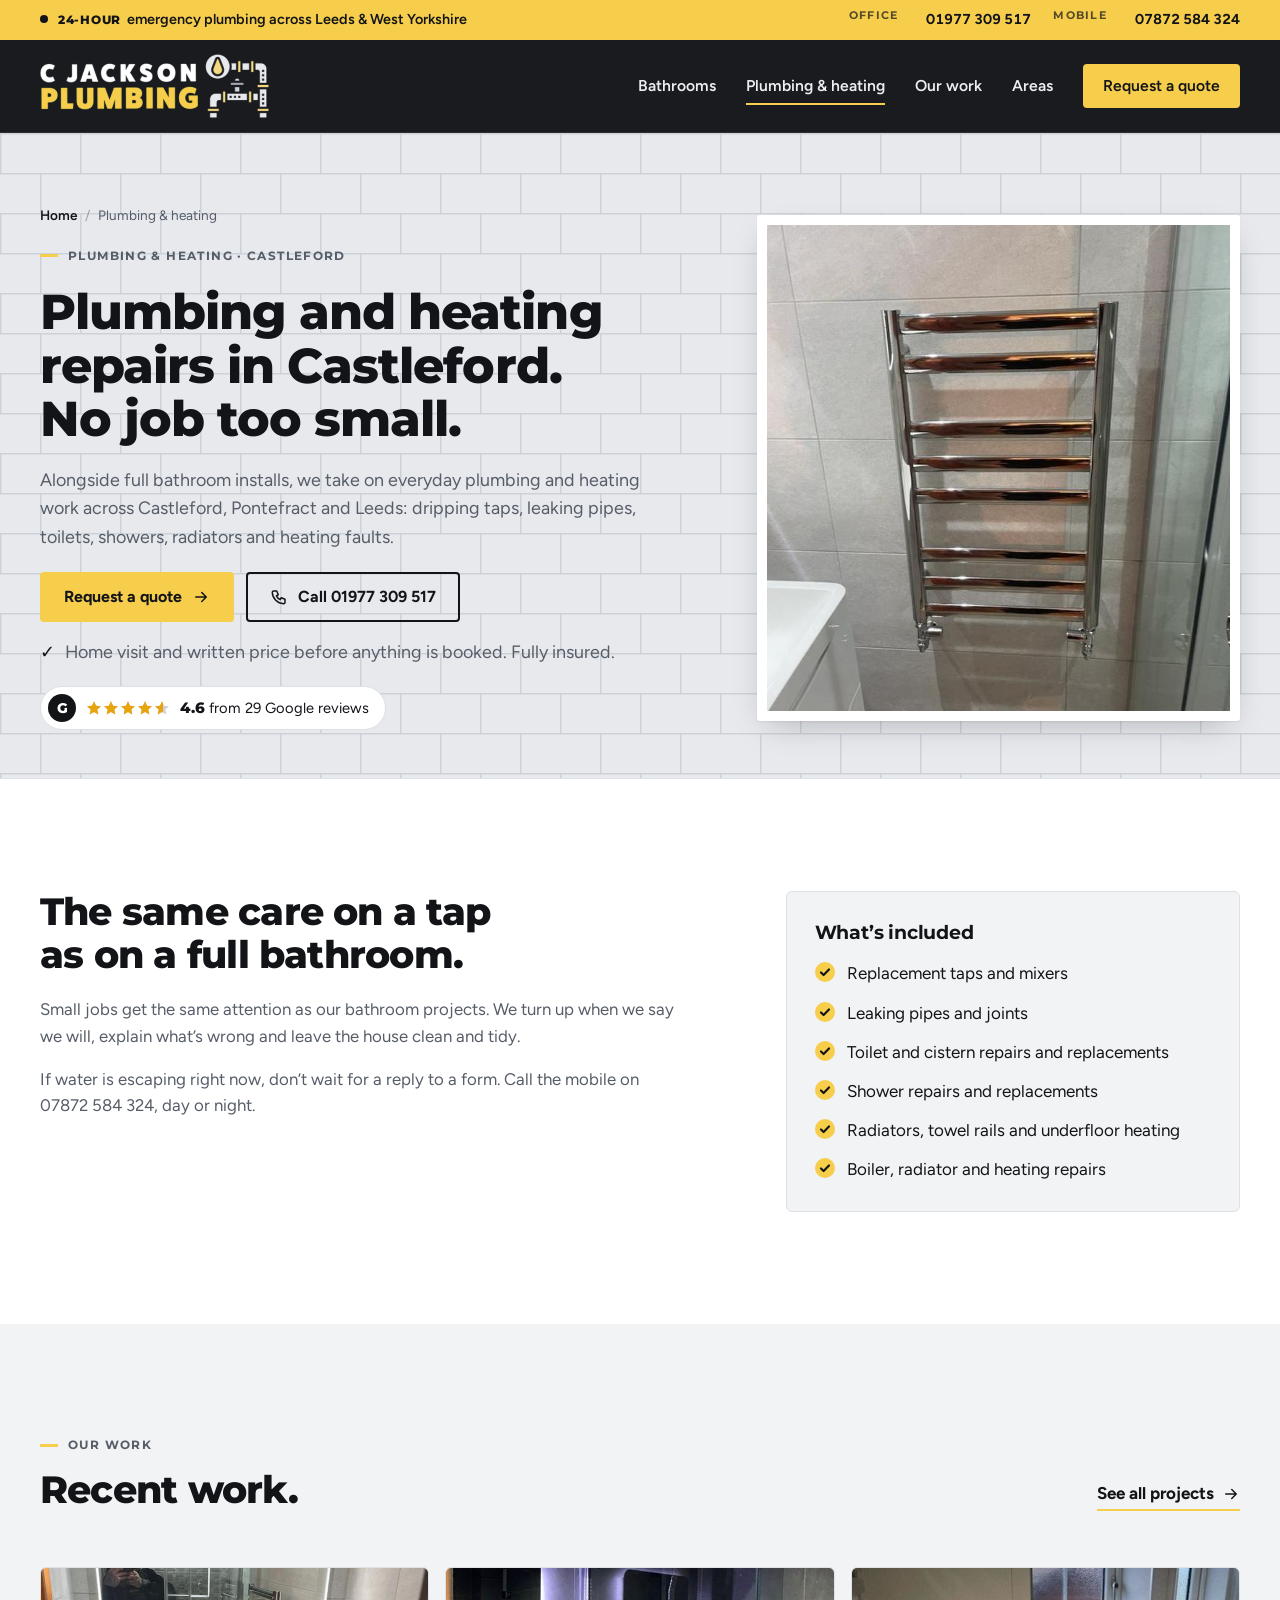
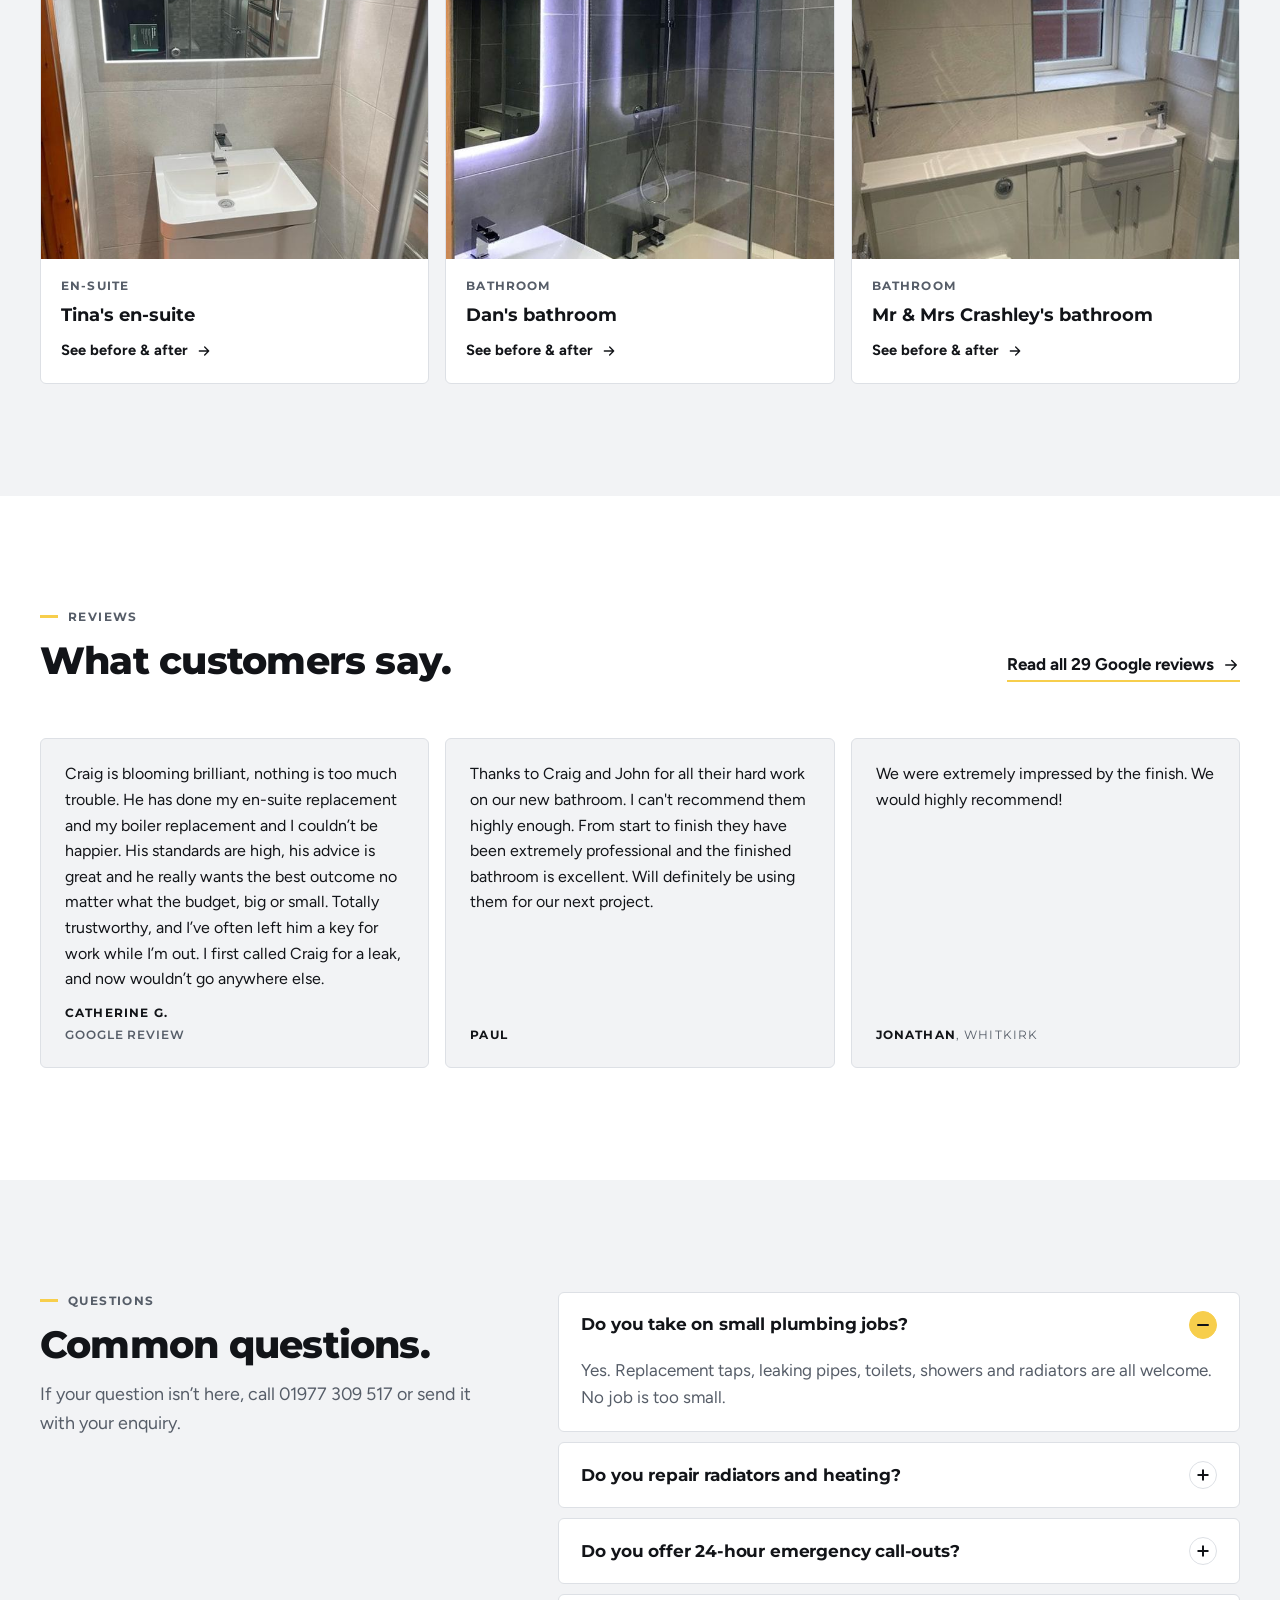
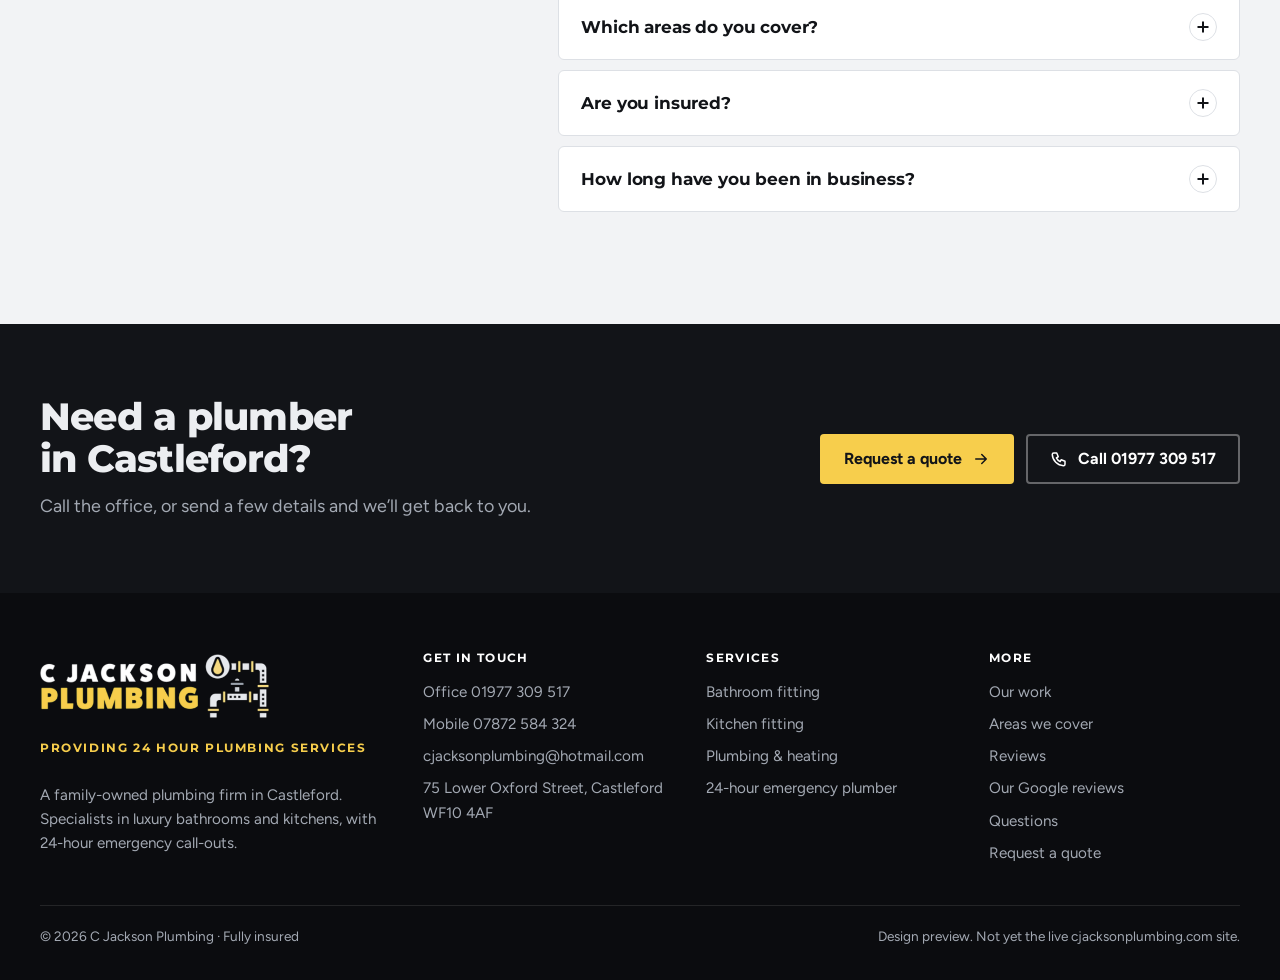
<file: plumbing-heating-castleford.html>
<!doctype html>
<html lang="en-GB">
<head>
<meta charset="utf-8">
<meta name="viewport" content="width=device-width, initial-scale=1, viewport-fit=cover">
<title>Local Plumber in Castleford | Plumbing &amp; Heating Repairs</title>
<meta name="description" content="Local plumber in Castleford for taps, leaks, toilets, showers, radiators and heating repairs. Small jobs welcome. Fully insured, 15+ years’ experience.">
<link rel="canonical" href="https://www.cjacksonplumbing.com/plumbing-heating-castleford.html">
<meta name="robots" content="noindex, nofollow">
<meta name="theme-color" content="#121418">
<meta name="geo.region" content="GB-WKF">
<meta name="geo.placename" content="Castleford">
<link rel="preconnect" href="https://fonts.googleapis.com">
<link rel="preconnect" href="https://fonts.gstatic.com" crossorigin>
<link rel="stylesheet" href="https://fonts.googleapis.com/css2?family=Montserrat:wght@600;700;800&family=Figtree:wght@400;500;600;700&display=swap">
<link rel="icon" type="image/png" sizes="32x32" href="img/brand/favicon-32.png">
<link rel="apple-touch-icon" href="img/brand/icon-180.png">
<meta property="og:type" content="website">
<meta property="og:locale" content="en_GB">
<meta property="og:site_name" content="C Jackson Plumbing">
<meta property="og:title" content="Local Plumber in Castleford | Plumbing &amp; Heating Repairs">
<meta property="og:description" content="Local plumber in Castleford for taps, leaks, toilets, showers, radiators and heating repairs. Small jobs welcome. Fully insured, 15+ years’ experience.">
<meta property="og:url" content="https://www.cjacksonplumbing.com/plumbing-heating-castleford.html">
<meta property="og:image" content="https://moodfilms.github.io/cjackson-plumbing-preview/img/brand/og-image.jpg">
<meta property="og:image:width" content="1200">
<meta property="og:image:height" content="630">
<meta name="twitter:card" content="summary_large_image">
<link rel="stylesheet" href="styles.css">
<script type="application/ld+json">{"@context": "https://schema.org", "@graph": [{"@type": "Plumber", "@id": "https://www.cjacksonplumbing.com/#business", "name": "C Jackson Plumbing", "slogan": "Providing 24 hour plumbing services", "description": "Family-owned plumbing firm in Castleford, West Yorkshire, specialising in luxury bathrooms, en-suites, wet rooms and kitchens, with 24-hour emergency call-outs. Fully insured with over 15 years of experience.", "url": "https://www.cjacksonplumbing.com/", "telephone": "+441977309517", "email": "cjacksonplumbing@hotmail.com", "contactPoint": [{"@type": "ContactPoint", "telephone": "+441977309517", "contactType": "customer service", "areaServed": "GB", "availableLanguage": "English"}, {"@type": "ContactPoint", "telephone": "+447872584324", "contactType": "emergency", "areaServed": "GB", "availableLanguage": "English"}], "logo": "https://www.cjacksonplumbing.com/img/brand/cjackson-logo-full.png", "image": "https://www.cjacksonplumbing.com/img/brand/og-image.jpg", "address": {"@type": "PostalAddress", "streetAddress": "75 Lower Oxford Street", "addressLocality": "Castleford", "addressRegion": "West Yorkshire", "postalCode": "WF10 4AF", "addressCountry": "GB"}, "hasMap": "https://www.google.com/maps/search/?api=1&query=75+Lower+Oxford+Street+Castleford+WF10+4AF", "openingHoursSpecification": [{"@type": "OpeningHoursSpecification", "dayOfWeek": ["Monday", "Tuesday", "Wednesday", "Thursday", "Friday", "Saturday", "Sunday"], "opens": "00:00", "closes": "23:59"}], "areaServed": [{"@type": "Place", "name": "Castleford"}, {"@type": "Place", "name": "Pontefract"}, {"@type": "Place", "name": "Methley"}, {"@type": "Place", "name": "Rothwell"}, {"@type": "Place", "name": "Garforth"}, {"@type": "Place", "name": "Kippax"}, {"@type": "Place", "name": "Whitkirk"}, {"@type": "Place", "name": "Roundhay"}, {"@type": "Place", "name": "Leeds"}, {"@type": "Place", "name": "Harrogate"}, {"@type": "Place", "name": "West Yorkshire"}], "knowsAbout": ["Bathroom fitting", "En-suite installation", "Wet rooms", "Walk-in showers", "Kitchen fitting", "Emergency plumbing", "Leak repairs", "Radiators", "Underfloor heating", "Heating repairs"], "hasOfferCatalog": {"@type": "OfferCatalog", "name": "Plumbing and bathroom services", "itemListElement": [{"@type": "Offer", "itemOffered": {"@type": "Service", "name": "Bathroom fitting", "url": "https://www.cjacksonplumbing.com/bathroom-fitters-castleford.html"}}, {"@type": "Offer", "itemOffered": {"@type": "Service", "name": "Kitchen fitting", "url": "https://www.cjacksonplumbing.com/kitchen-fitters-castleford.html"}}, {"@type": "Offer", "itemOffered": {"@type": "Service", "name": "Plumbing and heating repairs", "url": "https://www.cjacksonplumbing.com/plumbing-heating-castleford.html"}}, {"@type": "Offer", "itemOffered": {"@type": "Service", "name": "24-hour emergency plumber", "url": "https://www.cjacksonplumbing.com/emergency-plumber-castleford.html"}}]}}, {"@type": "Service", "@id": "https://www.cjacksonplumbing.com/plumbing-heating-castleford.html#service", "name": "Plumbing & heating", "serviceType": "Plumbing and heating repairs", "description": "Local plumber in Castleford for taps, leaks, toilets, showers, radiators and heating repairs. Small jobs welcome. Fully insured, 15+ years’ experience.", "url": "https://www.cjacksonplumbing.com/plumbing-heating-castleford.html", "provider": {"@id": "https://www.cjacksonplumbing.com/#business"}, "areaServed": [{"@type": "Place", "name": "Castleford"}, {"@type": "Place", "name": "Pontefract"}, {"@type": "Place", "name": "Methley"}, {"@type": "Place", "name": "Rothwell"}, {"@type": "Place", "name": "Garforth"}, {"@type": "Place", "name": "Kippax"}, {"@type": "Place", "name": "Whitkirk"}, {"@type": "Place", "name": "Roundhay"}, {"@type": "Place", "name": "Leeds"}, {"@type": "Place", "name": "Harrogate"}, {"@type": "Place", "name": "West Yorkshire"}]}, {"@type": "BreadcrumbList", "itemListElement": [{"@type": "ListItem", "position": 1, "name": "Home", "item": "https://www.cjacksonplumbing.com/"}, {"@type": "ListItem", "position": 2, "name": "Plumbing & heating", "item": "https://www.cjacksonplumbing.com/plumbing-heating-castleford.html"}]}, {"@type": "FAQPage", "mainEntity": [{"@type": "Question", "name": "Do you take on small plumbing jobs?", "acceptedAnswer": {"@type": "Answer", "text": "Yes. Replacement taps, leaking pipes, toilets, showers and radiators are all welcome. No job is too small."}}, {"@type": "Question", "name": "Do you repair radiators and heating?", "acceptedAnswer": {"@type": "Answer", "text": "Yes. We carry out boiler and radiator work, replace towel rails, fit underfloor heating and repair heating systems."}}, {"@type": "Question", "name": "Do you offer 24-hour emergency call-outs?", "acceptedAnswer": {"@type": "Answer", "text": "Yes. For burst pipes, serious leaks or no water, call Craig's mobile on 07872 584 324, day or night."}}, {"@type": "Question", "name": "Which areas do you cover?", "acceptedAnswer": {"@type": "Answer", "text": "We're based at 75 Lower Oxford Street in Castleford and cover Pontefract, Methley, Rothwell, Garforth, Kippax, Whitkirk, Roundhay, Leeds and the wider West Yorkshire area. We have also travelled to Harrogate for bathroom projects."}}, {"@type": "Question", "name": "Are you insured?", "acceptedAnswer": {"@type": "Answer", "text": "Yes. C Jackson Plumbing is fully insured on every job."}}, {"@type": "Question", "name": "How long have you been in business?", "acceptedAnswer": {"@type": "Answer", "text": "C Jackson Plumbing is a family-owned firm with over 15 years of experience fitting bathrooms, kitchens and heating."}}]}]}</script>
</head>
<body>
<div class="topbar">
  <div class="wrap">
    <p class="topbar-msg"><span class="pulse" aria-hidden="true"></span><strong>24-hour</strong>emergency plumbing<span class="hide-sm"> across Leeds &amp; West Yorkshire</span></p>
    <p class="topbar-lines"><span class="hide-sm">Office</span><a class="hide-sm" href="tel:+441977309517">01977 309 517</a> <span class="hide-sm">Mobile</span><a href="tel:+447872584324">07872 584 324</a></p>
  </div>
</div>
<header class="site-header">
  <div class="wrap">
    <a class="logo" href="index.html" aria-label="C Jackson Plumbing, home"><img src="img/brand/cjackson-logo.png" alt="C Jackson Plumbing" width="847" height="237"></a>
    <button class="menu-btn" type="button" aria-expanded="false" aria-controls="site-nav" aria-label="Open menu"><svg viewBox="0 0 24 24" fill="none" stroke="currentColor" stroke-width="2" stroke-linecap="round" aria-hidden="true"><path d="M4 7h16M4 12h16M4 17h16"/></svg></button>
    <nav class="site-nav" id="site-nav" aria-label="Main">
      <a href="bathroom-fitters-castleford.html">Bathrooms</a>
      <a href="plumbing-heating-castleford.html" aria-current="page">Plumbing &amp; heating</a>
      <a href="work.html">Our work</a>
      <a href="areas.html">Areas</a>
      <a class="btn btn--brass" href="index.html#contact">Request a quote</a>
    </nav>
  </div>
</header>
<main>
<section class="page-head svc-head">
  <div class="wrap">
    <div class="svc-head-copy">
      <nav class="crumbs" aria-label="Breadcrumb"><a href="index.html">Home</a><span aria-hidden="true">/</span><span aria-current="page">Plumbing &amp; heating</span></nav>
      <span class="eyebrow">Plumbing &amp; heating &middot; Castleford</span>
      <h1>Plumbing and heating repairs in Castleford. No job too small.</h1>
      <p>Alongside full bathroom installs, we take on everyday plumbing and heating work across Castleford, Pontefract and Leeds: dripping taps, leaking pipes, toilets, showers, radiators and heating faults.</p>
      <div class="hero-actions">
        <a class="btn btn--brass" href="index.html#contact">Request a quote <svg viewBox="0 0 24 24" fill="none" stroke="currentColor" stroke-width="2" stroke-linecap="round" stroke-linejoin="round" aria-hidden="true"><path d="M5 12h14M13 6l6 6-6 6"/></svg></a>
        <a class="btn btn--line" href="tel:+441977309517"><svg viewBox="0 0 24 24" fill="none" stroke="currentColor" stroke-width="2" stroke-linecap="round" stroke-linejoin="round" aria-hidden="true"><path d="M5 4h4l2 5-2.5 1.5a11 11 0 0 0 5 5L15 13l5 2v4a2 2 0 0 1-2 2A16 16 0 0 1 3 6a2 2 0 0 1 2-2"/></svg>Call 01977 309 517</a>
      </div>
      <p class="hero-reassure">Home visit and written price before anything is booked. Fully insured.</p>
      <a class="rating-badge" href="https://share.google/jorUrsgIrEd4Z9cPQ" target="_blank" rel="noopener" aria-label="Rated 4.6 out of 5 from 29 Google reviews. Opens Google.">
        <span class="rating-g" aria-hidden="true">G</span>
        <span class="rating-stars" style="--pct:92%" aria-hidden="true"><span class="rating-off"><svg viewBox="0 0 20 20" aria-hidden="true"><path d="M10 1.5l2.6 5.6 6.1.7-4.5 4.2 1.2 6-5.4-3.1-5.4 3.1 1.2-6L1.3 7.8l6.1-.7z" fill="currentColor"/></svg><svg viewBox="0 0 20 20" aria-hidden="true"><path d="M10 1.5l2.6 5.6 6.1.7-4.5 4.2 1.2 6-5.4-3.1-5.4 3.1 1.2-6L1.3 7.8l6.1-.7z" fill="currentColor"/></svg><svg viewBox="0 0 20 20" aria-hidden="true"><path d="M10 1.5l2.6 5.6 6.1.7-4.5 4.2 1.2 6-5.4-3.1-5.4 3.1 1.2-6L1.3 7.8l6.1-.7z" fill="currentColor"/></svg><svg viewBox="0 0 20 20" aria-hidden="true"><path d="M10 1.5l2.6 5.6 6.1.7-4.5 4.2 1.2 6-5.4-3.1-5.4 3.1 1.2-6L1.3 7.8l6.1-.7z" fill="currentColor"/></svg><svg viewBox="0 0 20 20" aria-hidden="true"><path d="M10 1.5l2.6 5.6 6.1.7-4.5 4.2 1.2 6-5.4-3.1-5.4 3.1 1.2-6L1.3 7.8l6.1-.7z" fill="currentColor"/></svg></span><span class="rating-on"><svg viewBox="0 0 20 20" aria-hidden="true"><path d="M10 1.5l2.6 5.6 6.1.7-4.5 4.2 1.2 6-5.4-3.1-5.4 3.1 1.2-6L1.3 7.8l6.1-.7z" fill="currentColor"/></svg><svg viewBox="0 0 20 20" aria-hidden="true"><path d="M10 1.5l2.6 5.6 6.1.7-4.5 4.2 1.2 6-5.4-3.1-5.4 3.1 1.2-6L1.3 7.8l6.1-.7z" fill="currentColor"/></svg><svg viewBox="0 0 20 20" aria-hidden="true"><path d="M10 1.5l2.6 5.6 6.1.7-4.5 4.2 1.2 6-5.4-3.1-5.4 3.1 1.2-6L1.3 7.8l6.1-.7z" fill="currentColor"/></svg><svg viewBox="0 0 20 20" aria-hidden="true"><path d="M10 1.5l2.6 5.6 6.1.7-4.5 4.2 1.2 6-5.4-3.1-5.4 3.1 1.2-6L1.3 7.8l6.1-.7z" fill="currentColor"/></svg><svg viewBox="0 0 20 20" aria-hidden="true"><path d="M10 1.5l2.6 5.6 6.1.7-4.5 4.2 1.2 6-5.4-3.1-5.4 3.1 1.2-6L1.3 7.8l6.1-.7z" fill="currentColor"/></svg></span></span>
        <span class="rating-text"><b>4.6</b> from 29 Google reviews</span>
      </a>
    </div>
    <figure class="svc-photo"><img src="img/tina-2.jpg" srcset="img/tina-2-640.jpg 640w, img/tina-2.jpg 768w" sizes="(max-width: 900px) 92vw, 460px" alt="Chrome towel radiator fitted on light grey tiles" width="768" height="1024" decoding="async" fetchpriority="high"></figure>
  </div>
</section>

<section class="band band--white">
  <div class="wrap split">
    <div class="prose">
      <h2>The same care on a tap as on a full bathroom.</h2>
        <p>Small jobs get the same attention as our bathroom projects. We turn up when we say we will, explain what’s wrong and leave the house clean and tidy.</p>
        <p>If water is escaping right now, don’t wait for a reply to a form. Call the mobile on 07872 584 324, day or night.</p>
    </div>
    <div class="included-card">
      <h3>What&rsquo;s included</h3>
      <ul class="checklist"><li>Replacement taps and mixers</li><li>Leaking pipes and joints</li><li>Toilet and cistern repairs and replacements</li><li>Shower repairs and replacements</li><li>Radiators, towel rails and underfloor heating</li><li>Boiler, radiator and heating repairs</li></ul>
    </div>
  </div>
</section>

<section class="band">
  <div class="wrap">
    <div class="section-head section-head--split">
      <div style="display:grid;gap:14px"><span class="eyebrow">Our work</span><h2>Recent work.</h2></div>
      <a class="text-link" href="work.html">See all projects <svg viewBox="0 0 24 24" fill="none" stroke="currentColor" stroke-width="2" stroke-linecap="round" stroke-linejoin="round" aria-hidden="true"><path d="M5 12h14M13 6l6 6-6 6"/></svg></a>
    </div>
    
    <div class="project-cards">
      <a class="project-card" href="work.html#tina">
        <img src="img/tina-after.jpg" srcset="img/tina-after-640.jpg 640w, img/tina-after.jpg 768w" sizes="(max-width: 640px) 92vw, 380px" alt="En-suite vanity unit under a back-lit mirror" width="768" height="1024" loading="lazy" decoding="async">
        <span class="project-card-body"><span class="meta">En-suite</span><strong>Tina&#x27;s en-suite</strong><span class="project-card-link">See before &amp; after <svg viewBox="0 0 24 24" fill="none" stroke="currentColor" stroke-width="2" stroke-linecap="round" stroke-linejoin="round" aria-hidden="true"><path d="M5 12h14M13 6l6 6-6 6"/></svg></span></span>
      </a>
      <a class="project-card" href="work.html#dan">
        <img src="img/dan-after.jpg" srcset="img/dan-after-640.jpg 640w, img/dan-after.jpg 768w" sizes="(max-width: 640px) 92vw, 380px" alt="Finished bathroom with back-lit mirror, vanity unit and shower bath" width="768" height="1024" loading="lazy" decoding="async">
        <span class="project-card-body"><span class="meta">Bathroom</span><strong>Dan&#x27;s bathroom</strong><span class="project-card-link">See before &amp; after <svg viewBox="0 0 24 24" fill="none" stroke="currentColor" stroke-width="2" stroke-linecap="round" stroke-linejoin="round" aria-hidden="true"><path d="M5 12h14M13 6l6 6-6 6"/></svg></span></span>
      </a>
      <a class="project-card" href="work.html#crashley">
        <img src="img/crashley-after.jpg" alt="Finished bathroom with long white vanity unit under the window" width="480" height="640" loading="lazy" decoding="async">
        <span class="project-card-body"><span class="meta">Bathroom</span><strong>Mr &amp; Mrs Crashley&#x27;s bathroom</strong><span class="project-card-link">See before &amp; after <svg viewBox="0 0 24 24" fill="none" stroke="currentColor" stroke-width="2" stroke-linecap="round" stroke-linejoin="round" aria-hidden="true"><path d="M5 12h14M13 6l6 6-6 6"/></svg></span></span>
      </a>
    </div>
  </div>
</section>

<section class="band band--white">
  <div class="wrap">
    <div class="section-head section-head--split"><div style="display:grid;gap:14px"><span class="eyebrow">Reviews</span><h2>What customers say.</h2></div><a class="text-link" href="https://share.google/jorUrsgIrEd4Z9cPQ" target="_blank" rel="noopener">Read all 29 Google reviews <svg viewBox="0 0 24 24" fill="none" stroke="currentColor" stroke-width="2" stroke-linecap="round" stroke-linejoin="round" aria-hidden="true"><path d="M5 12h14M13 6l6 6-6 6"/></svg></a></div>
    <div class="review-row">
      <figure class="review"><blockquote style="margin:0"><p>Craig is blooming brilliant, nothing is too much trouble. He has done my en-suite replacement and my boiler replacement and I couldn’t be happier. His standards are high, his advice is great and he really wants the best outcome no matter what the budget, big or small. Totally trustworthy, and I’ve often left him a key for work while I’m out. I first called Craig for a leak, and now wouldn’t go anywhere else.</p></blockquote><footer><b>Catherine G.</b><span class="review-src">Google review</span></footer></figure>
      <figure class="review"><blockquote style="margin:0"><p>Thanks to Craig and John for all their hard work on our new bathroom. I can&#x27;t recommend them highly enough. From start to finish they have been extremely professional and the finished bathroom is excellent. Will definitely be using them for our next project.</p></blockquote><footer><b>Paul</b></footer></figure>
      <figure class="review"><blockquote style="margin:0"><p>We were extremely impressed by the finish. We would highly recommend!</p></blockquote><footer><b>Jonathan</b>, Whitkirk</footer></figure>
    </div>
  </div>
</section>

<section class="band" id="faq">
  <div class="wrap faq-wrap">
    <div class="section-head">
      <span class="eyebrow">Questions</span>
      <h2>Common questions.</h2>
      <p>If your question isn&rsquo;t here, call 01977 309 517 or send it with your enquiry.</p>
    </div>
    <div class="faq">
      <details class="faq-item" open><summary><h3>Do you take on small plumbing jobs?</h3><span class="faq-icon" aria-hidden="true"></span></summary><p>Yes. Replacement taps, leaking pipes, toilets, showers and radiators are all welcome. No job is too small.</p></details>
      <details class="faq-item"><summary><h3>Do you repair radiators and heating?</h3><span class="faq-icon" aria-hidden="true"></span></summary><p>Yes. We carry out boiler and radiator work, replace towel rails, fit underfloor heating and repair heating systems.</p></details>
      <details class="faq-item"><summary><h3>Do you offer 24-hour emergency call-outs?</h3><span class="faq-icon" aria-hidden="true"></span></summary><p>Yes. For burst pipes, serious leaks or no water, call Craig&#x27;s mobile on 07872 584 324, day or night.</p></details>
      <details class="faq-item"><summary><h3>Which areas do you cover?</h3><span class="faq-icon" aria-hidden="true"></span></summary><p>We&#x27;re based at 75 Lower Oxford Street in Castleford and cover Pontefract, Methley, Rothwell, Garforth, Kippax, Whitkirk, Roundhay, Leeds and the wider West Yorkshire area. We have also travelled to Harrogate for bathroom projects.</p></details>
      <details class="faq-item"><summary><h3>Are you insured?</h3><span class="faq-icon" aria-hidden="true"></span></summary><p>Yes. C Jackson Plumbing is fully insured on every job.</p></details>
      <details class="faq-item"><summary><h3>How long have you been in business?</h3><span class="faq-icon" aria-hidden="true"></span></summary><p>C Jackson Plumbing is a family-owned firm with over 15 years of experience fitting bathrooms, kitchens and heating.</p></details>
    </div>
  </div>
</section>

<section class="band band--ink cta-band">
  <div class="wrap">
    <div>
      <h2>Need a plumber in Castleford?</h2>
      <p class="cta-sub">Call the office, or send a few details and we’ll get back to you.</p>
    </div>
    <div class="hero-actions">
        <a class="btn btn--brass" href="index.html#contact">Request a quote <svg viewBox="0 0 24 24" fill="none" stroke="currentColor" stroke-width="2" stroke-linecap="round" stroke-linejoin="round" aria-hidden="true"><path d="M5 12h14M13 6l6 6-6 6"/></svg></a>
        <a class="btn btn--line-light" href="tel:+441977309517"><svg viewBox="0 0 24 24" fill="none" stroke="currentColor" stroke-width="2" stroke-linecap="round" stroke-linejoin="round" aria-hidden="true"><path d="M5 4h4l2 5-2.5 1.5a11 11 0 0 0 5 5L15 13l5 2v4a2 2 0 0 1-2 2A16 16 0 0 1 3 6a2 2 0 0 1 2-2"/></svg>Call 01977 309 517</a>
      </div>
  </div>
</section>
</main>
<footer class="site-footer">
  <div class="wrap">
    <div class="footer-grid">
      <div class="footer-about">
        <a class="logo" href="index.html" aria-label="C Jackson Plumbing, home"><img src="img/brand/cjackson-logo.png" alt="C Jackson Plumbing" width="847" height="237"></a>
        <p class="footer-tagline">Providing 24 hour plumbing services</p>
        <p>A family-owned plumbing firm in Castleford. Specialists in luxury bathrooms and kitchens, with 24-hour emergency call-outs.</p>
      </div>
      <div>
        <p class="footer-h">Get in touch</p>
        <ul>
          <li><a href="tel:+441977309517">Office 01977 309 517</a></li>
          <li><a href="tel:+447872584324">Mobile 07872 584 324</a></li>
          <li><a href="mailto:cjacksonplumbing@hotmail.com">cjacksonplumbing@hotmail.com</a></li>
          <li>75 Lower Oxford Street, Castleford WF10 4AF</li>
        </ul>
      </div>
      <div>
        <p class="footer-h">Services</p>
        <ul>
          <li><a href="bathroom-fitters-castleford.html">Bathroom fitting</a></li>
          <li><a href="kitchen-fitters-castleford.html">Kitchen fitting</a></li>
          <li><a href="plumbing-heating-castleford.html">Plumbing &amp; heating</a></li>
          <li><a href="emergency-plumber-castleford.html">24-hour emergency plumber</a></li>
        </ul>
      </div>
      <div>
        <p class="footer-h">More</p>
        <ul>
          <li><a href="work.html">Our work</a></li>
          <li><a href="areas.html">Areas we cover</a></li>
          <li><a href="index.html#reviews">Reviews</a></li>
          <li><a href="https://share.google/jorUrsgIrEd4Z9cPQ" target="_blank" rel="noopener">Our Google reviews</a></li>
          <li><a href="index.html#faq">Questions</a></li>
          <li><a href="index.html#contact">Request a quote</a></li>
        </ul>
      </div>
    </div>
    <div class="footer-base">
      <p>&copy; 2026 C Jackson Plumbing &middot; Fully insured</p>
      <p>Design preview. Not yet the live cjacksonplumbing.com site.</p>
    </div>
  </div>
</footer>
<div class="callbar" aria-label="Quick contact">
  <a class="btn btn--line" href="tel:+447872584324"><svg viewBox="0 0 24 24" fill="none" stroke="currentColor" stroke-width="2" stroke-linecap="round" stroke-linejoin="round" aria-hidden="true"><path d="M5 4h4l2 5-2.5 1.5a11 11 0 0 0 5 5L15 13l5 2v4a2 2 0 0 1-2 2A16 16 0 0 1 3 6a2 2 0 0 1 2-2"/></svg>Call Craig</a>
  <a class="btn btn--brass" href="index.html#contact">Get a quote</a>
</div>
<script src="site.js"></script>
</body>
</html>
</file>
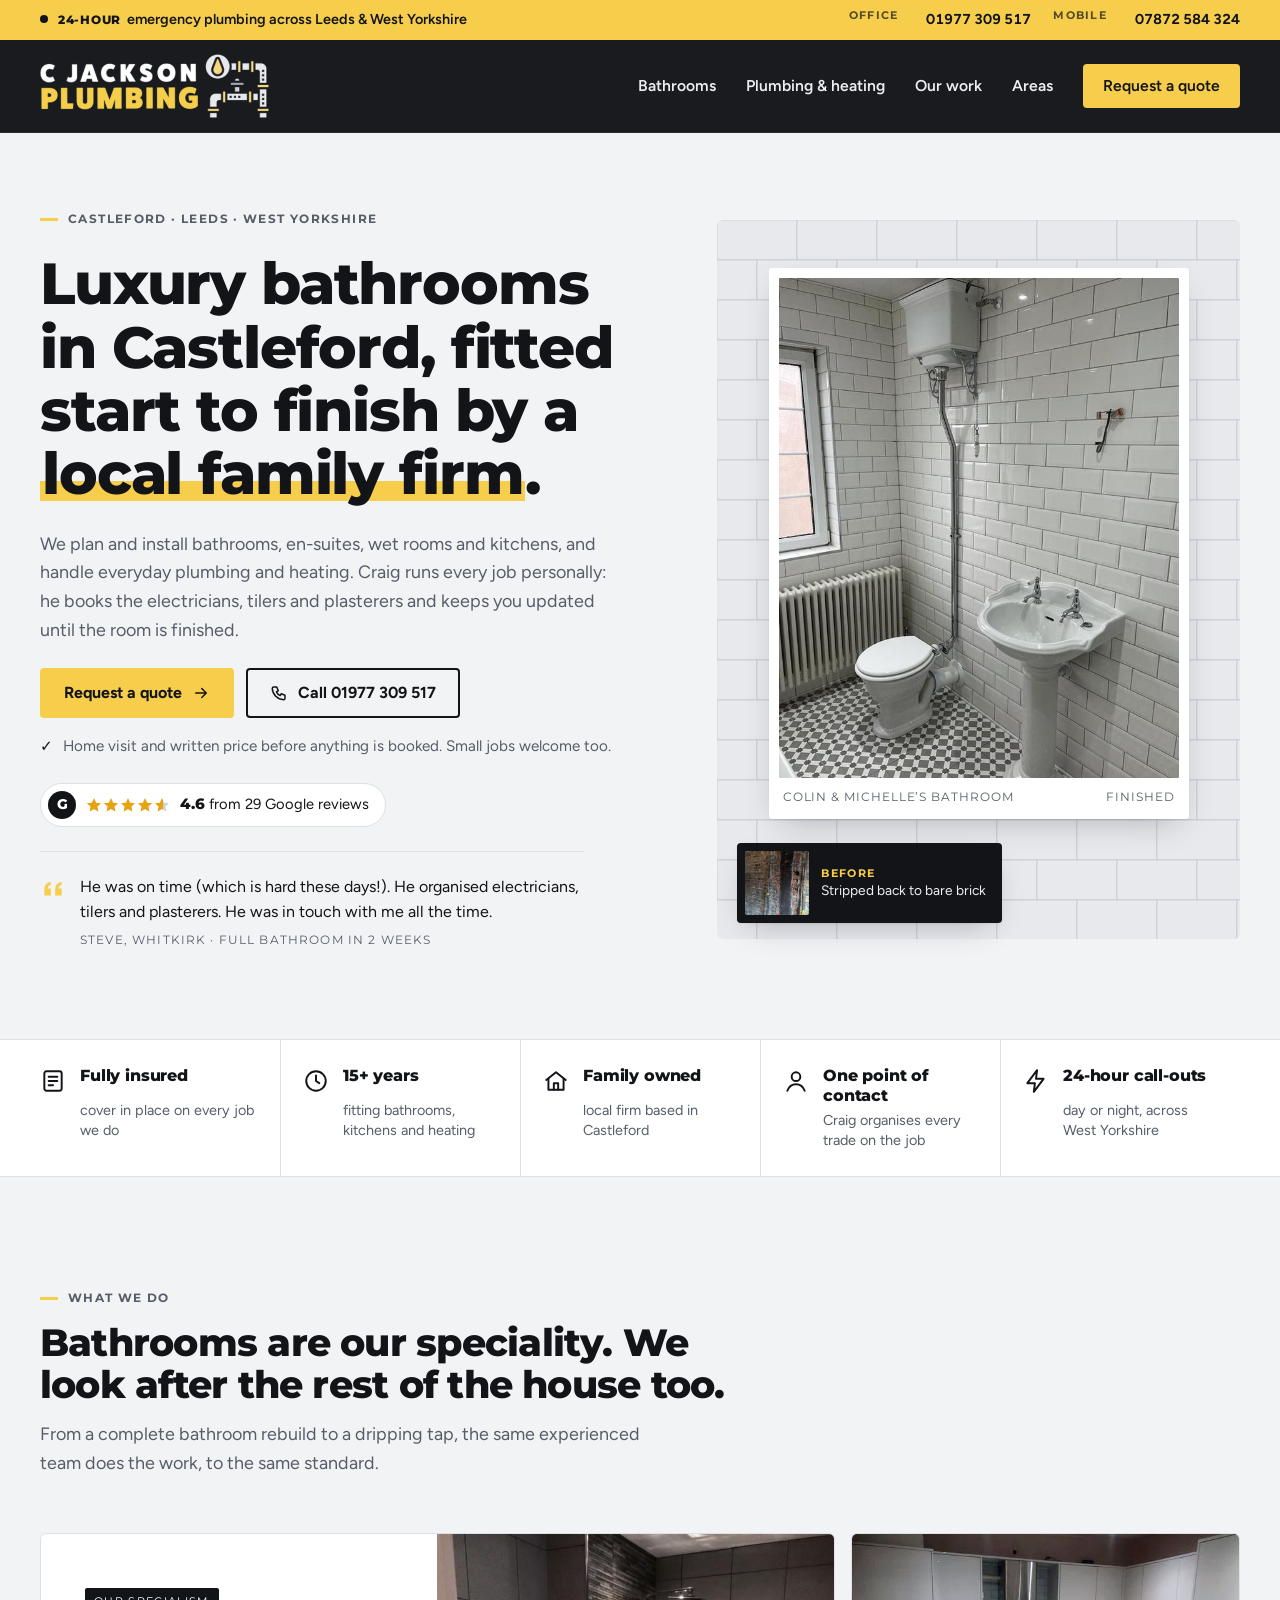
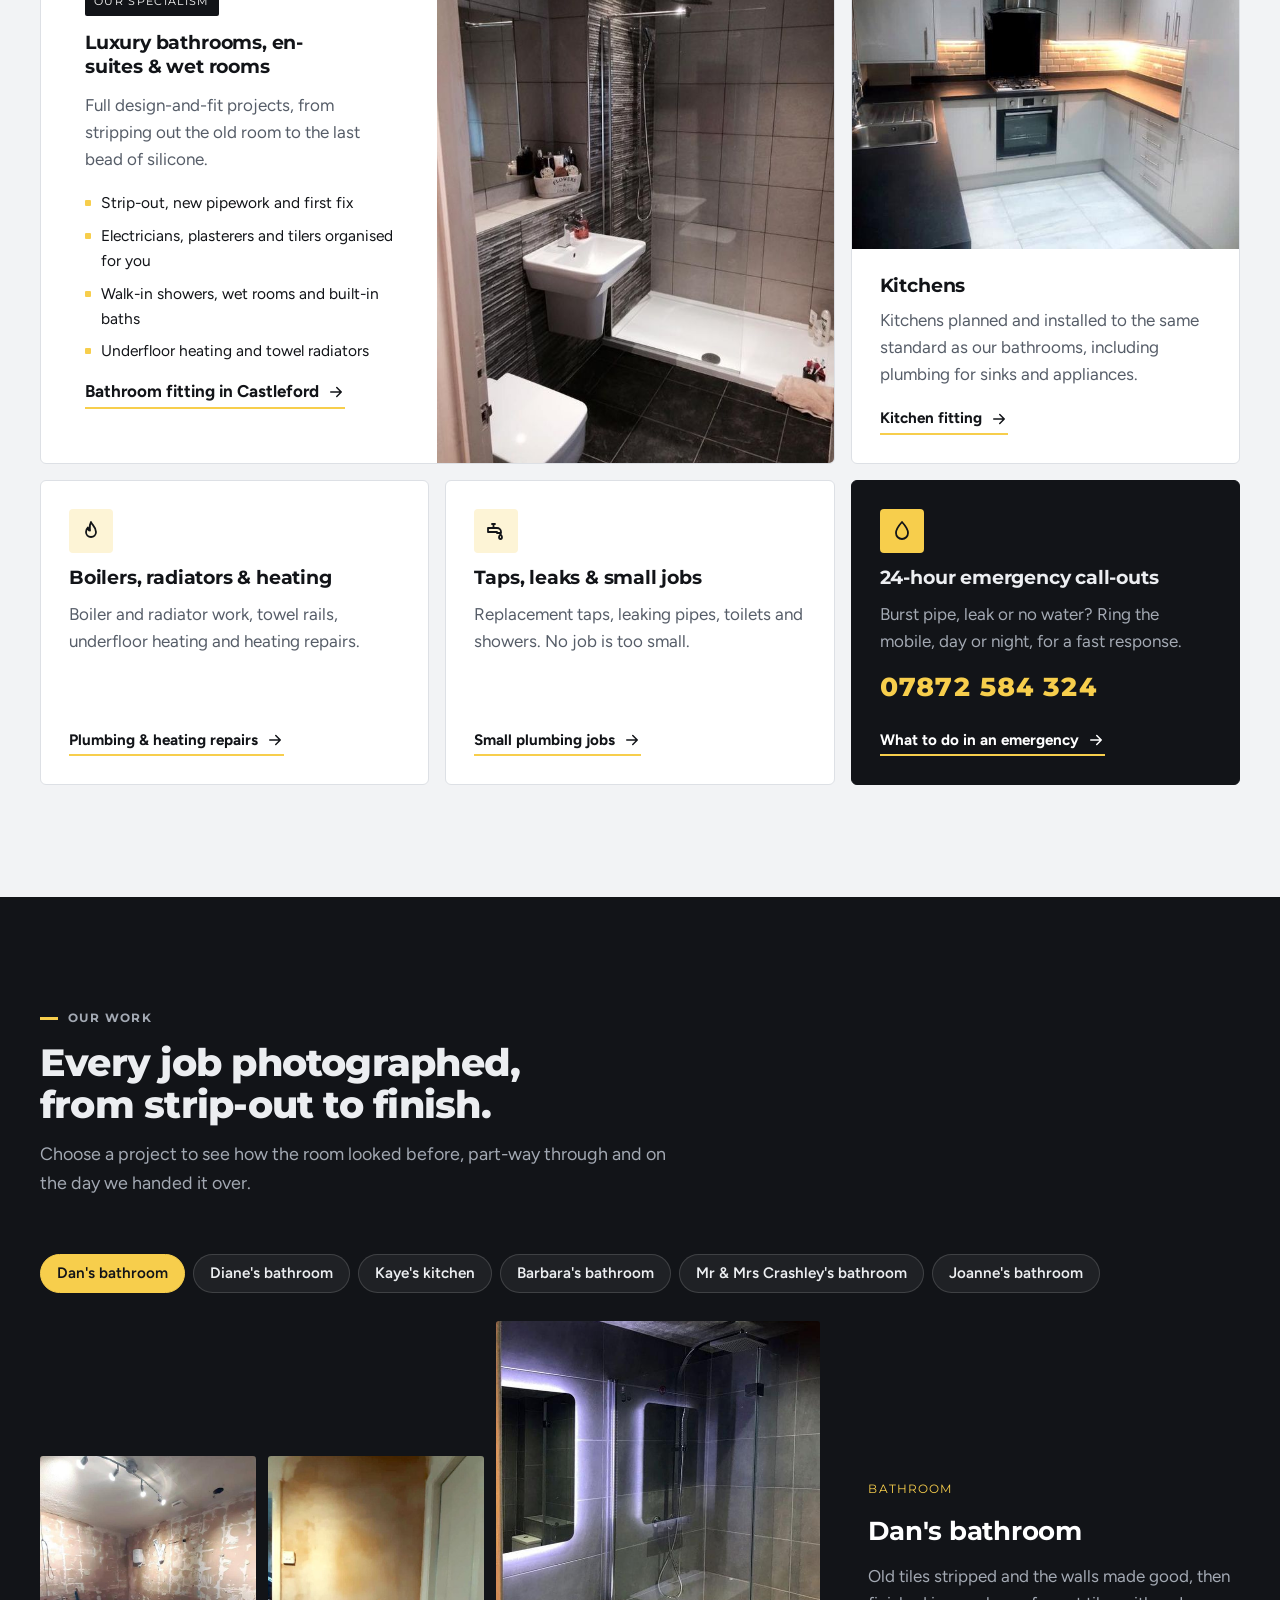
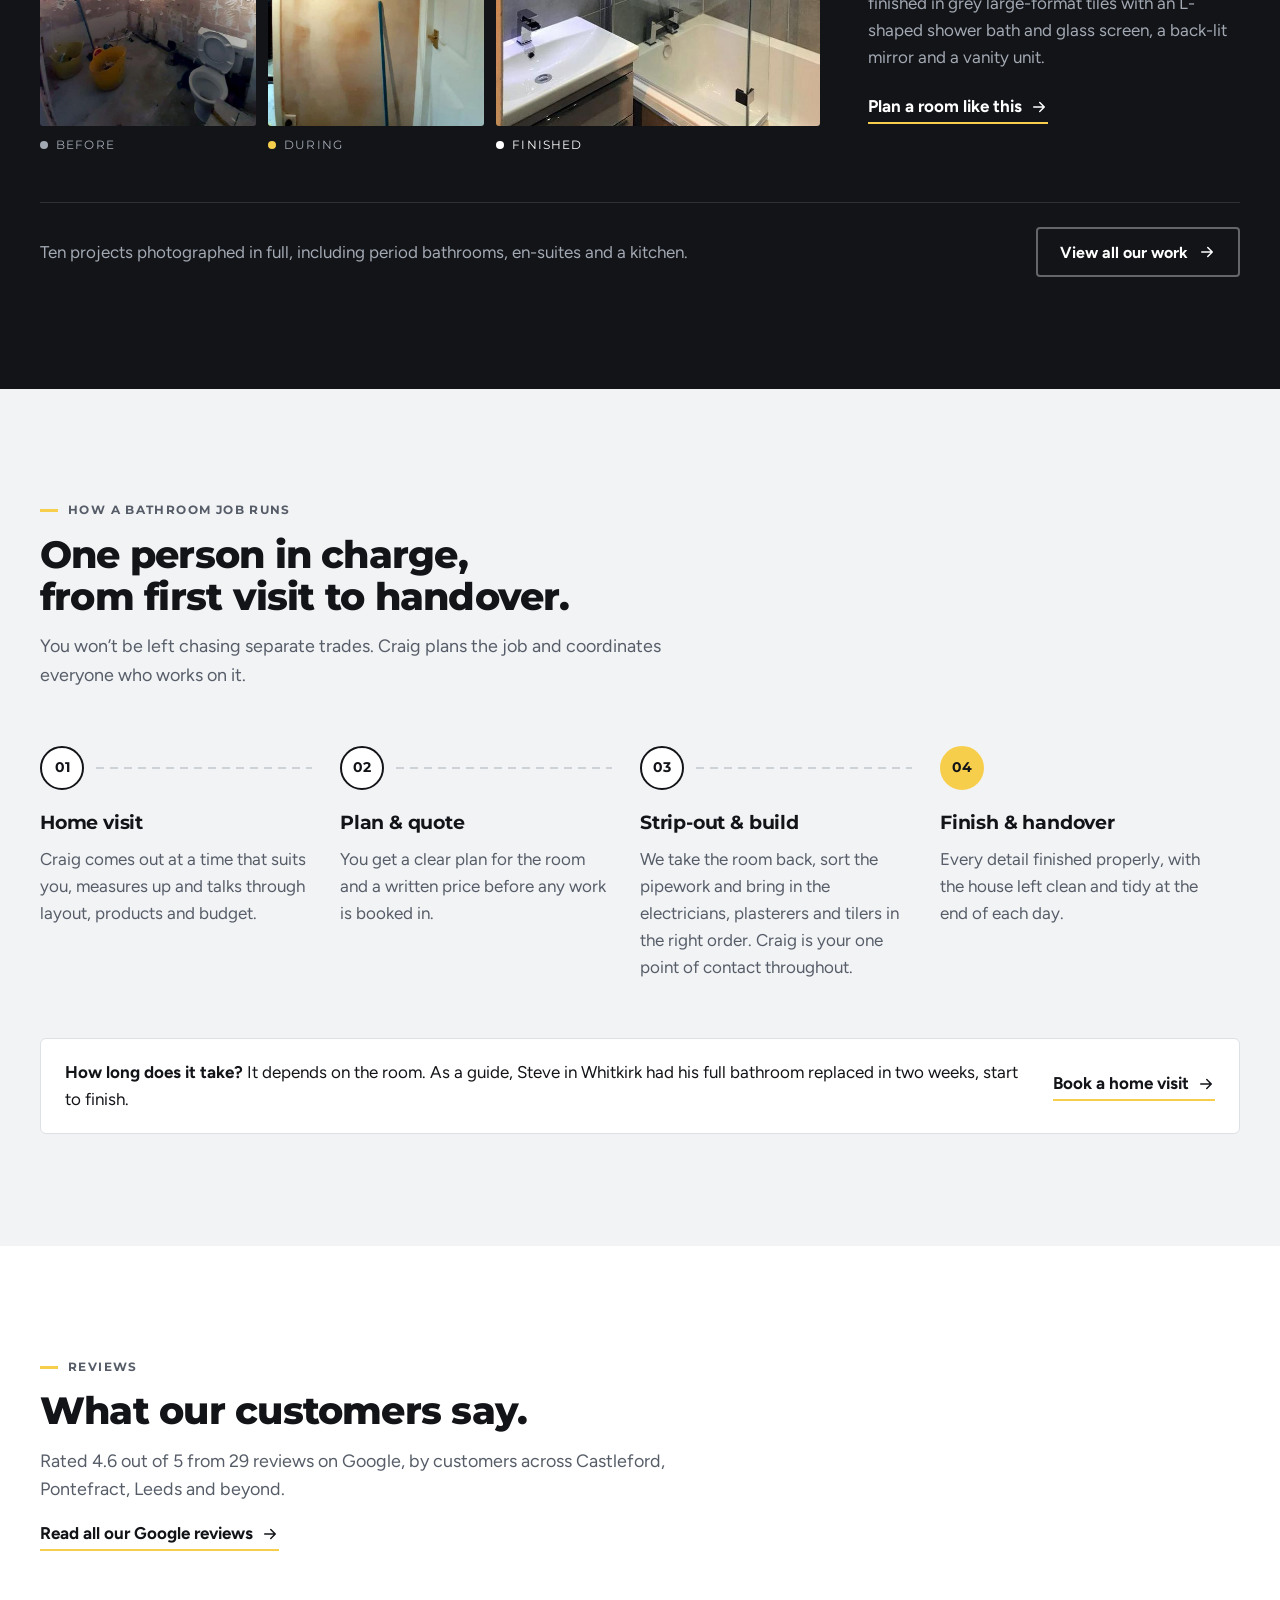
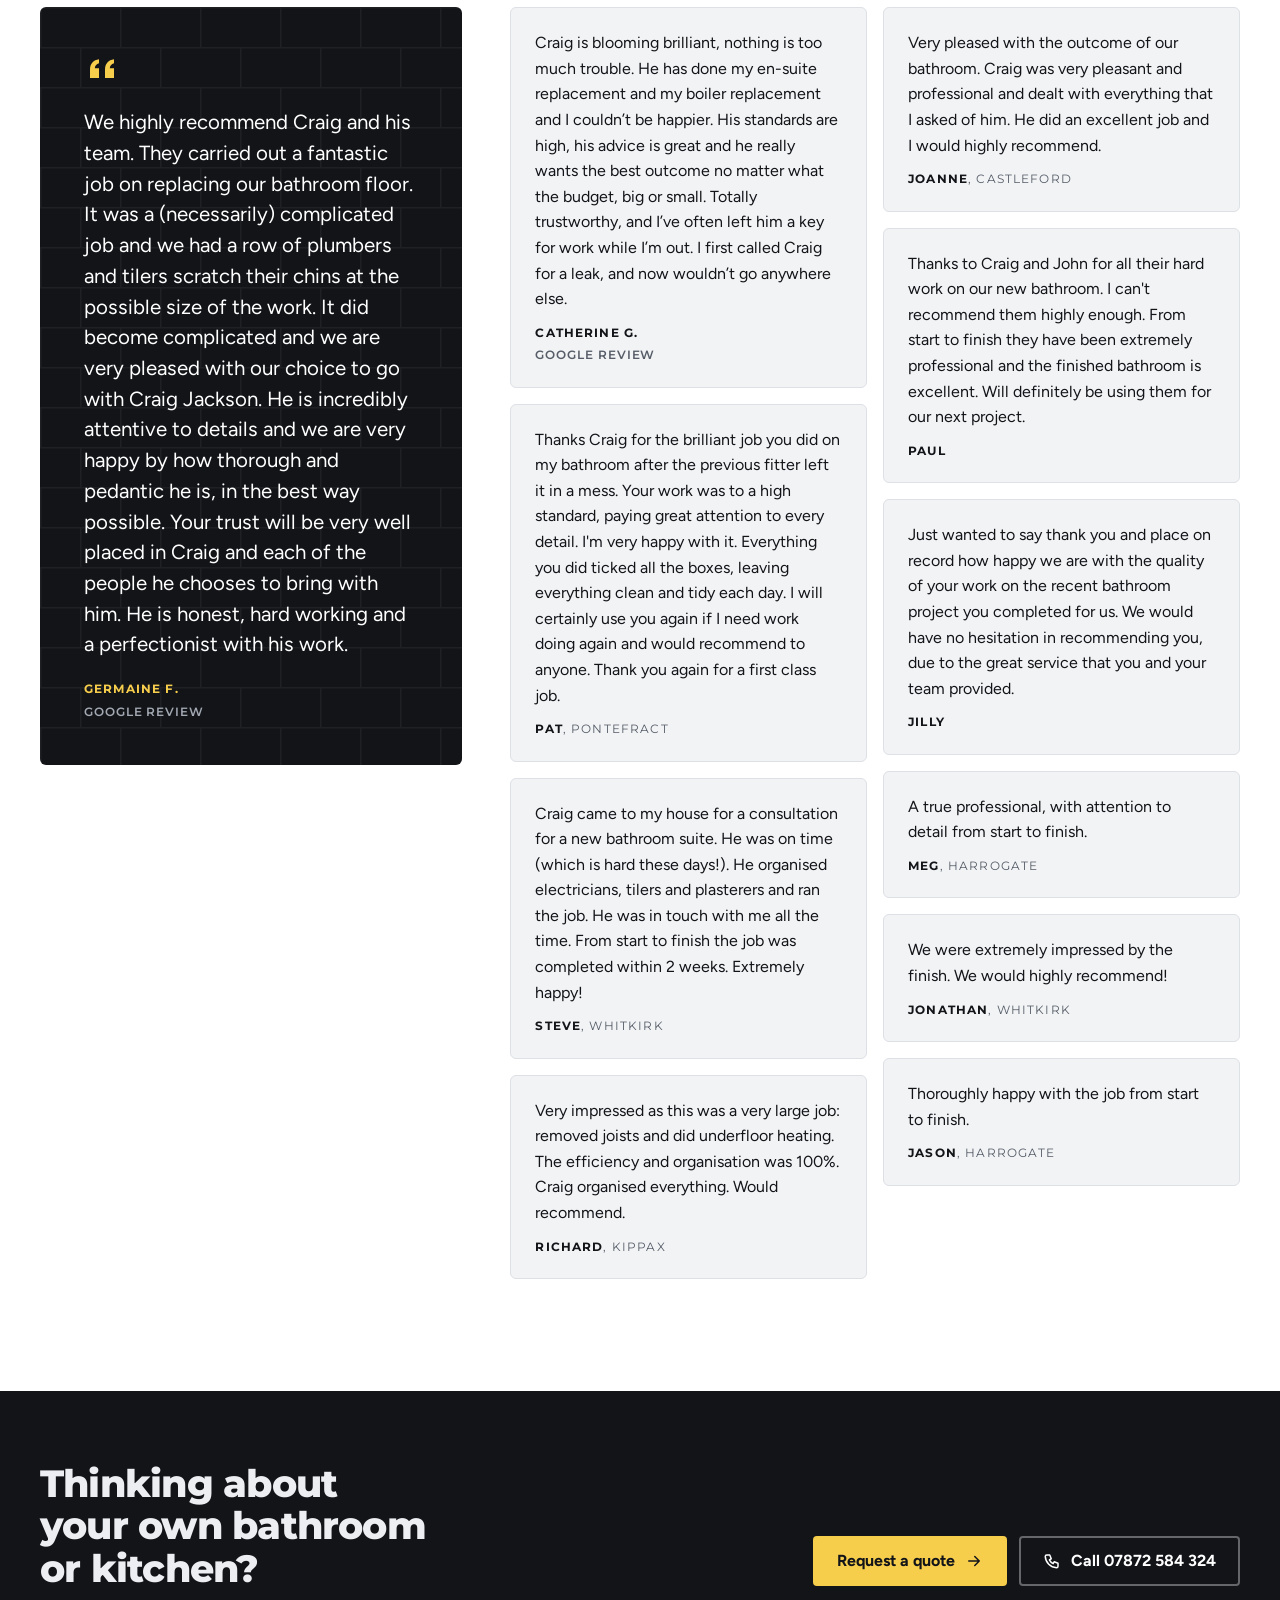
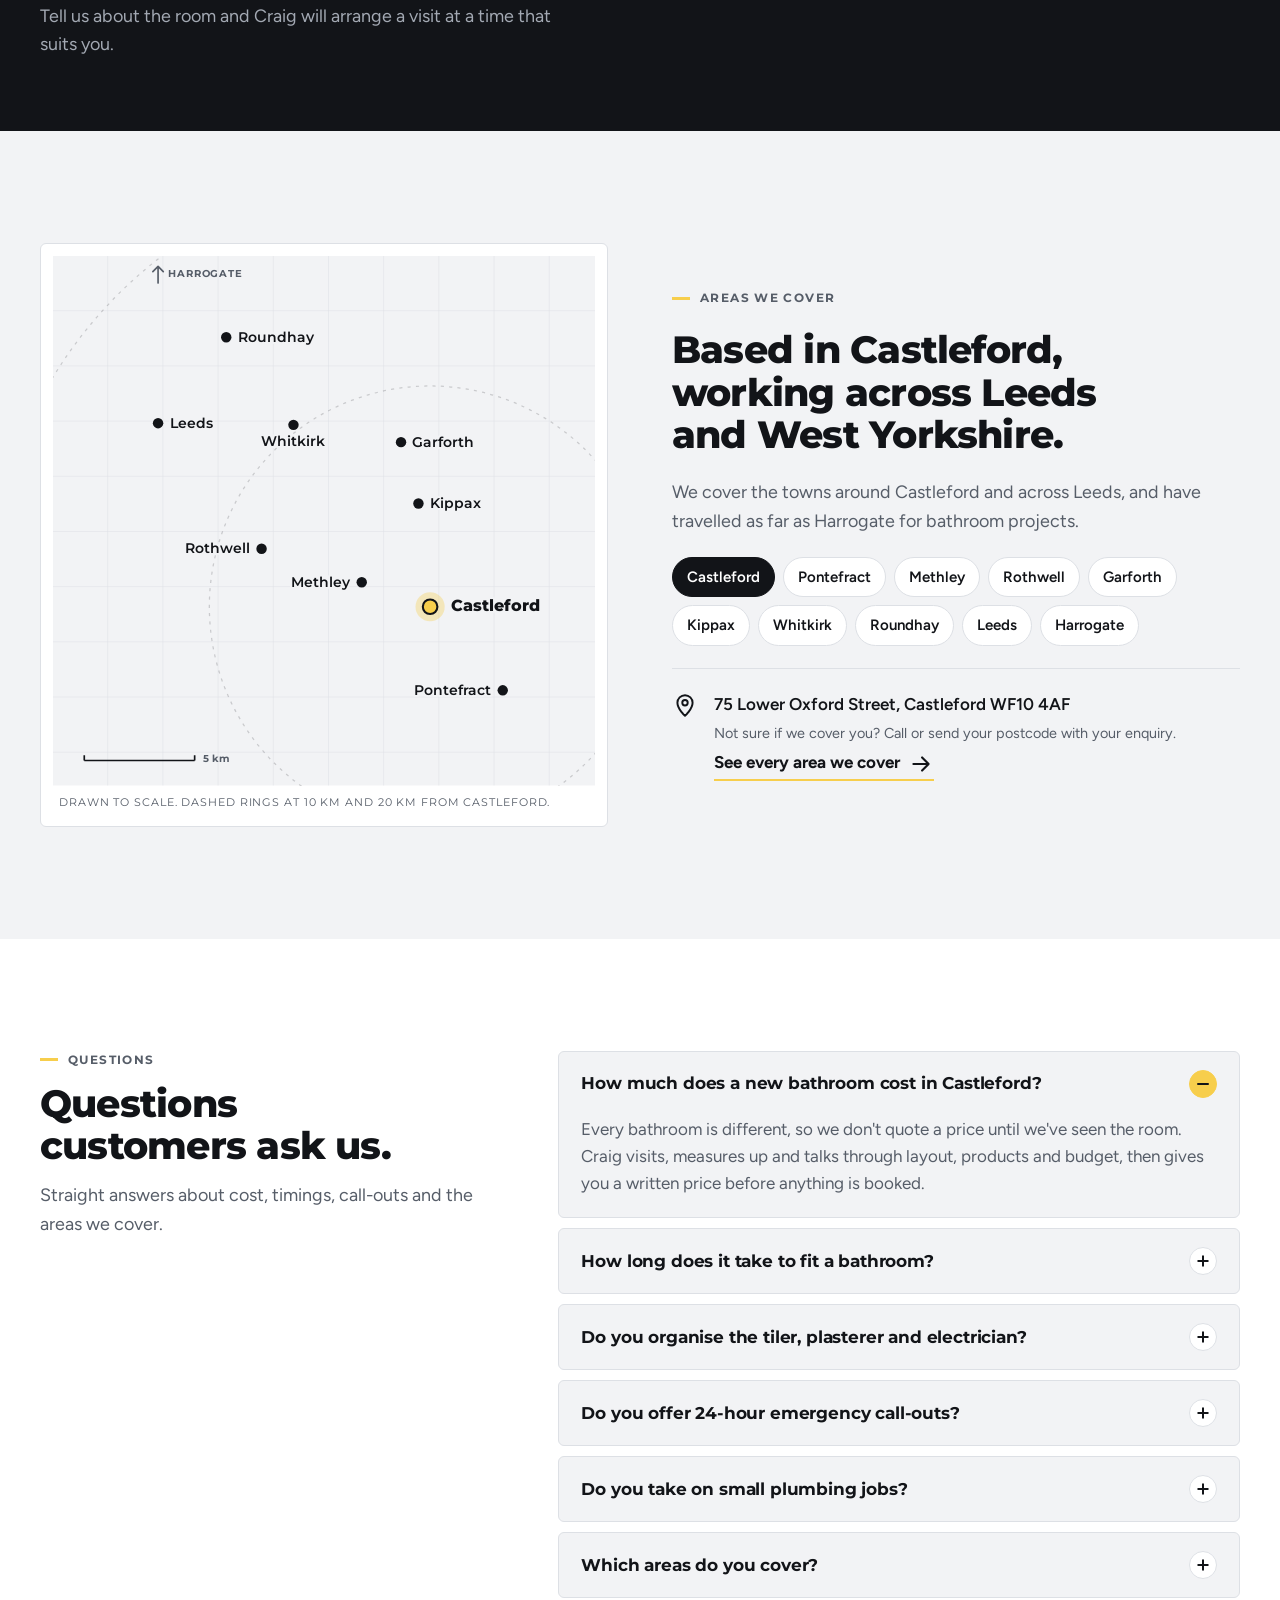
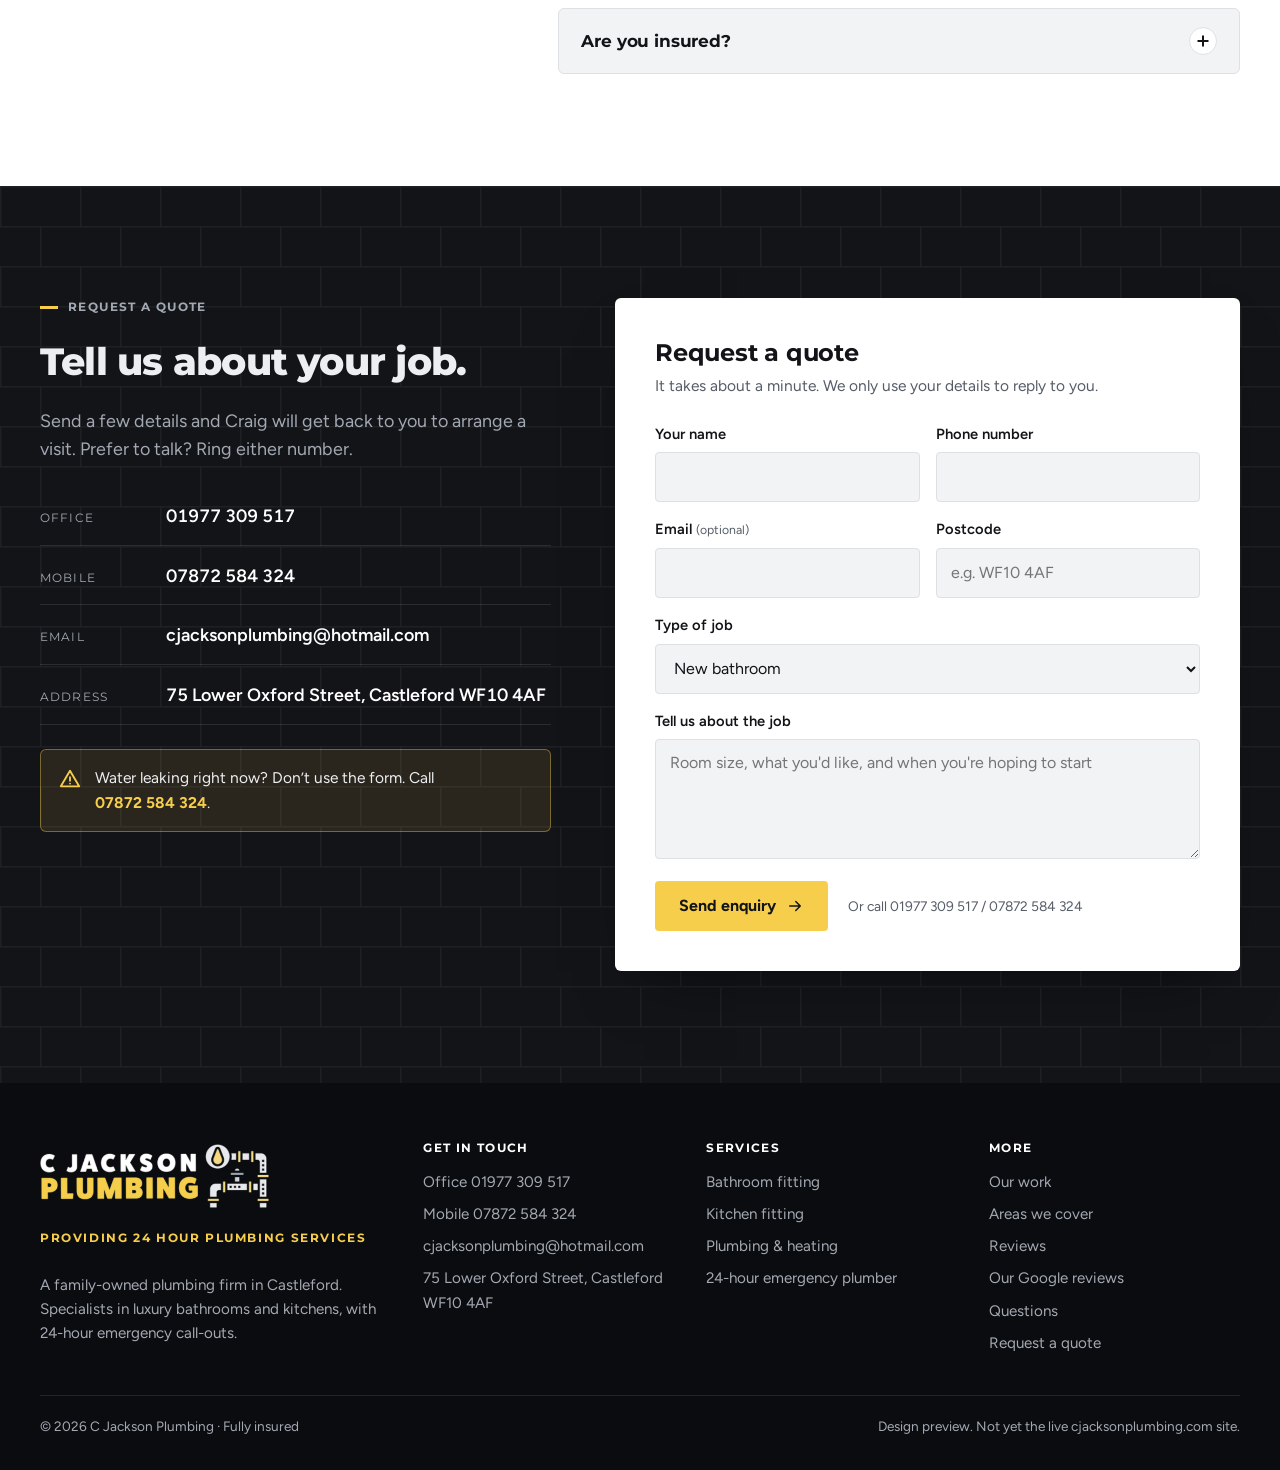
<file: testimonials.html>
<!doctype html>
<html lang="en-GB"><head><meta charset="utf-8">
<title>Moved | C Jackson Plumbing</title>
<link rel="canonical" href="https://www.cjacksonplumbing.com/">
<meta http-equiv="refresh" content="0; url=index.html#reviews">
<meta name="robots" content="noindex, follow">
<script>location.replace("index.html#reviews");</script>
</head><body><p>This page has moved to <a href="index.html#reviews">index.html#reviews</a>.</p></body></html>
</file>
<file: styles.css>
/* Layout: a tiled-wall hero, then alternating porcelain, white and slate bands on a 1200px column.
   Palette: slate (dark tile), porcelain, grout, and the firm's existing yellow as a fitting-brass accent. */
:root {
  /* Brand: taken from the C Jackson logo. Charcoal ground, logo yellow, pipe-grey neutrals. */
  --ink: #121418;
  --ink-2: #0b0c0f;
  --ink-soft: #262a31;
  --porcelain: #f2f3f5;
  --white: #ffffff;
  --tile: #e7e9ed;
  --grout: #cdd1d8;
  --line: #dde0e5;
  --muted: #565d68;
  --on-ink: #eceef1;
  --on-ink-muted: #a3a9b3;
  --brass: #f7ce4c;
  --brass-hover: #ffda6b;
  --brass-wash: #fdf4d6;

  /* Montserrat matches the logo lettering; Figtree keeps long copy easy to read. */
  --display: "Montserrat", "Helvetica Neue", Arial, sans-serif;
  --body: "Figtree", system-ui, -apple-system, "Segoe UI", Roboto, sans-serif;
  --mono: "Montserrat", "Helvetica Neue", Arial, sans-serif;

  --fs-hero: clamp(2.25rem, 4.5vw, 3.85rem);
  --fs-h2: clamp(1.75rem, 3vw, 2.5rem);
  --fs-h3: 1.2rem;
  --fs-lead: clamp(1.075rem, 1.4vw, 1.2rem);
  --fs-body: 1.0625rem;
  --fs-small: 0.9rem;
  --fs-label: 0.72rem;

  --max: 1200px;
  --gutter: 20px;
  --band: clamp(64px, 9vw, 112px);
  --radius: 6px;
  --shadow: 0 1px 2px rgba(18, 20, 24, 0.06), 0 12px 32px -12px rgba(18, 20, 24, 0.28);

  --tiles-light: url("data:image/svg+xml,%3Csvg xmlns='http://www.w3.org/2000/svg' width='80' height='80'%3E%3Cpath d='M0 .75H80M0 40.75H80M.75 0V40M40.75 40V80' stroke='%23cdd1d8' stroke-width='1.5' fill='none'/%3E%3C/svg%3E");
  --tiles-dark: url("data:image/svg+xml,%3Csvg xmlns='http://www.w3.org/2000/svg' width='80' height='80'%3E%3Cpath d='M0 .75H80M0 40.75H80M.75 0V40M40.75 40V80' stroke='%23ffffff' stroke-opacity='.05' stroke-width='1.5' fill='none'/%3E%3C/svg%3E");
}

*, *::before, *::after { box-sizing: border-box; }
html { scroll-behavior: smooth; scroll-padding-top: 104px; -webkit-text-size-adjust: 100%; }
body {
  margin: 0;
  background: var(--porcelain);
  color: var(--ink);
  font-family: var(--body);
  font-size: var(--fs-body);
  line-height: 1.6;
  -webkit-font-smoothing: antialiased;
}
img { display: block; max-width: 100%; height: auto; }
a { color: inherit; }
[hidden] { display: none !important; }
:focus-visible { outline: 3px solid var(--brass); outline-offset: 3px; border-radius: 2px; }

h1, h2, h3 {
  font-family: var(--display);
  font-weight: 800;
  line-height: 1.1;
  letter-spacing: -0.02em;
  margin: 0;
  text-wrap: balance;
}
h1 { font-size: var(--fs-hero); }
h2 { font-size: var(--fs-h2); }
h3 { font-size: var(--fs-h3); line-height: 1.25; font-weight: 700; letter-spacing: -0.01em; }
p { margin: 0; }

.wrap {
  max-width: calc(var(--max) + 2 * var(--gutter));
  margin-inline: auto;
  padding-left: max(var(--gutter), env(safe-area-inset-left, 0px));
  padding-right: max(var(--gutter), env(safe-area-inset-right, 0px));
}
.band { padding-block: var(--band); }
.band--white { background: var(--white); }
.band--ink { background: var(--ink); color: var(--on-ink); }

.eyebrow {
  font-family: var(--mono);
  font-size: var(--fs-label);
  font-weight: 700;
  letter-spacing: 0.12em;
  text-transform: uppercase;
  color: var(--muted);
  display: inline-flex;
  align-items: center;
  gap: 10px;
}
.eyebrow::before { content: ""; width: 18px; height: 3px; background: var(--brass); }
.band--ink .eyebrow, .contact .eyebrow { color: var(--on-ink-muted); }

.section-head { display: grid; gap: 14px; max-width: 46rem; margin-bottom: clamp(32px, 5vw, 56px); }
.section-head p { color: var(--muted); font-size: var(--fs-lead); max-width: 40rem; }
.band--ink .section-head p { color: var(--on-ink-muted); }
.section-head--split { max-width: none; grid-template-columns: minmax(0, 1fr) auto; align-items: end; gap: 14px 40px; }

/* Buttons */
.btn {
  display: inline-flex; align-items: center; justify-content: center; gap: 10px;
  min-height: 50px; padding: 12px 22px;
  border-radius: 4px; border: 2px solid transparent;
  font: 700 1rem/1.1 var(--body);
  text-decoration: none; cursor: pointer;
  transition: background-color .15s ease, border-color .15s ease, color .15s ease, transform .15s ease;
  white-space: nowrap;
}
.btn svg { width: 18px; height: 18px; flex: none; }
.btn--brass { background: var(--brass); color: var(--ink); }
.btn--brass:hover { background: var(--brass-hover); }
.btn--line { border-color: var(--ink); color: var(--ink); background: transparent; }
.btn--line:hover { background: var(--ink); color: var(--white); }
.btn--line-light { border-color: rgba(255,255,255,.35); color: var(--white); }
.btn--line-light:hover { border-color: var(--white); background: rgba(255,255,255,.06); }
.btn:active { transform: translateY(1px); }

.text-link { font-weight: 700; text-decoration: none; display: inline-flex; gap: 8px; align-items: center; border-bottom: 2px solid var(--brass); padding-bottom: 2px; }
.text-link:hover { border-bottom-color: currentColor; }
.text-link svg { width: 18px; height: 18px; flex: none; }
.text-link { white-space: nowrap; justify-self: start; }

/* Top bar + header: dark header so the logo sits on the ground it was drawn for */
.topbar { background: var(--brass); color: var(--ink); font-size: var(--fs-small); }
.topbar .wrap { display: flex; justify-content: space-between; align-items: center; gap: 16px; min-height: 40px; padding-block: 6px; flex-wrap: wrap; }
.topbar p { font-weight: 600; }
.topbar strong { font-family: var(--display); font-weight: 800; letter-spacing: .06em; text-transform: uppercase; font-size: .78rem; margin-right: 6px; }
.topbar a { white-space: nowrap; text-decoration: none; color: var(--ink); font-weight: 700; font-variant-numeric: tabular-nums; }
.topbar a:hover { text-decoration: underline; text-underline-offset: 3px; }
.topbar-lines { display: flex; gap: 22px; }
.topbar-lines span { margin-right: 6px; font-family: var(--display); font-weight: 700; font-size: .66rem; letter-spacing: .12em; text-transform: uppercase; opacity: .7; }
.pulse { display: inline-block; width: 8px; height: 8px; border-radius: 50%; background: var(--ink); margin-right: 10px; box-shadow: 0 0 0 0 rgba(18,20,24,.5); animation: pulse 2.4s infinite; vertical-align: 1px; }
@keyframes pulse { 0% { box-shadow: 0 0 0 0 rgba(18,20,24,.45); } 70% { box-shadow: 0 0 0 7px rgba(18,20,24,0); } 100% { box-shadow: 0 0 0 0 rgba(18,20,24,0); } }

.site-header { position: sticky; top: env(safe-area-inset-top, 0px); z-index: 50; background: rgba(18,20,24,.97); backdrop-filter: saturate(1.2) blur(8px); border-bottom: 1px solid rgba(255,255,255,.08); }
.site-header .wrap { display: flex; align-items: center; justify-content: space-between; gap: 24px; min-height: 92px; padding-block: 12px; }
.logo { display: inline-flex; align-items: center; text-decoration: none; flex: none; }
.logo img { height: 64px; width: auto; }
.site-nav { display: flex; align-items: center; gap: 30px; }
.site-nav a { text-decoration: none; font-weight: 600; font-size: .98rem; color: var(--on-ink); position: relative; padding-block: 6px; }
.site-nav a:not(.btn):hover { color: var(--white); }
.site-nav a:not(.btn)::after { content: ""; position: absolute; left: 0; right: 0; bottom: 0; height: 2px; background: var(--brass); transform: scaleX(0); transform-origin: left; transition: transform .2s ease; }
.site-nav a:not(.btn):hover::after, .site-nav a[aria-current="page"]::after { transform: scaleX(1); }
.site-nav .btn { min-height: 44px; padding: 10px 18px; color: var(--ink); }
.menu-btn { display: none; background: none; border: 0; padding: 10px; margin-right: -10px; cursor: pointer; color: var(--white); }
.menu-btn svg { width: 26px; height: 26px; }

/* Hero */
.hero { padding-block: clamp(40px, 6vw, 80px) clamp(48px, 7vw, 96px); }
.hero .wrap { display: grid; grid-template-columns: minmax(0, 1.08fr) minmax(0, .92fr); gap: clamp(32px, 5vw, 72px); align-items: center; }
.hero-copy { display: grid; gap: 24px; min-width: 0; }
.hero-copy h1 em { font-style: normal; background: linear-gradient(transparent 62%, var(--brass) 62%, var(--brass) 90%, transparent 90%); padding-inline: 2px; }
.hero-lead { font-size: var(--fs-lead); color: var(--muted); max-width: 36rem; }
.hero-actions { display: flex; flex-wrap: wrap; gap: 12px; }
.hero-reassure { color: var(--muted); font-size: .95rem; margin-top: -8px; display: flex; gap: 10px; align-items: baseline; }
.hero-reassure::before { content: "\2713"; color: var(--ink); font-weight: 700; flex: none; }
.hero-quote { margin: 0; display: grid; grid-template-columns: auto minmax(0,1fr); gap: 14px; align-items: start; padding-top: 22px; border-top: 1px solid var(--line); max-width: 34rem; }
.hero-quote svg { width: 26px; height: 26px; color: var(--brass); margin-top: 2px; }
.hero-quote p { font-size: 1rem; }
.hero-quote cite { display: block; margin-top: 6px; font-style: normal; font-family: var(--mono); font-size: var(--fs-label); letter-spacing: .1em; text-transform: uppercase; color: var(--muted); }

.hero-wall {
  position: relative; min-width: 0;
  background-color: var(--tile); background-image: var(--tiles-light); background-position: -1px -1px;
  border-radius: var(--radius); padding: clamp(28px, 4vw, 48px) clamp(20px, 4vw, 48px) clamp(104px, 10vw, 120px);
}
.hero-photo { margin: 0; background: var(--white); padding: 10px; box-shadow: var(--shadow); border-radius: 3px; max-width: 420px; margin-inline: auto; }
.hero-photo img { aspect-ratio: 4 / 5; width: 100%; object-fit: cover; border-radius: 1px; }
.hero-photo figcaption { display: flex; justify-content: space-between; gap: 12px; padding: 10px 4px 2px; font-family: var(--mono); font-size: var(--fs-label); letter-spacing: .08em; text-transform: uppercase; color: var(--muted); }
.hero-before {
  position: absolute; left: clamp(12px, 2vw, 20px); bottom: 16px;
  display: flex; align-items: center; gap: 12px; background: var(--ink); color: var(--on-ink);
  padding: 8px 16px 8px 8px; border-radius: 4px; box-shadow: var(--shadow); max-width: calc(100% - 24px);
}
.hero-before img { width: 64px; height: 64px; object-fit: cover; border-radius: 2px; flex: none; }
.hero-before span { font-size: .86rem; line-height: 1.35; }
.hero-before b { display: block; font-family: var(--mono); font-weight: 700; font-size: .68rem; letter-spacing: .12em; text-transform: uppercase; color: var(--brass); }

/* Trust strip */
.trust { background: var(--white); border-block: 1px solid var(--line); }
.trust ul { list-style: none; margin: 0; padding: 0; display: grid; grid-template-columns: repeat(5, minmax(0, 1fr)); }
.trust li { display: grid; grid-template-columns: auto minmax(0,1fr); gap: 4px 14px; align-items: start; padding: 26px 22px; border-left: 1px solid var(--line); }
.trust li:first-child { border-left: 0; padding-left: 0; }
.trust svg { grid-row: span 2; width: 26px; height: 26px; color: var(--ink); margin-top: 2px; }
.trust strong { font-family: var(--display); font-weight: 800; font-size: 1rem; line-height: 1.25; letter-spacing: -0.01em; }
.trust span { color: var(--muted); font-size: .9rem; line-height: 1.4; }

/* Services */
.services { display: grid; grid-template-columns: repeat(3, minmax(0, 1fr)); gap: 16px; }
.service { background: var(--white); border: 1px solid var(--line); border-radius: var(--radius); padding: 28px; display: grid; gap: 12px; align-content: start; min-width: 0; }
.service p { color: var(--muted); }
.service-link { margin-top: auto; padding-top: 8px; font-size: .95rem; }
.service { grid-template-rows: auto auto 1fr auto; }
.service--feature, .service--photo { grid-template-rows: none; }
.service ul { list-style: none; margin: 4px 0 0; padding: 0; display: grid; gap: 8px; font-size: .97rem; }
.service li { display: flex; gap: 10px; align-items: baseline; }
.service li::before { content: ""; width: 6px; height: 6px; flex: none; background: var(--brass); border-radius: 1px; transform: translateY(-2px); }
.service-icon { width: 44px; height: 44px; border-radius: 4px; background: var(--brass-wash); color: var(--ink); display: grid; place-items: center; }
.service-icon svg { width: 24px; height: 24px; }
.service--feature { grid-column: span 2; grid-template-columns: minmax(0, 1fr) minmax(0, 1fr); padding: 0; overflow: hidden; gap: 0; }
.service--feature .service-body { padding: clamp(28px, 3.5vw, 44px); display: grid; gap: 14px; align-content: center; }
.service--feature img { width: 100%; height: 100%; min-height: 340px; object-fit: cover; }
.service--photo { padding: 0; overflow: hidden; gap: 0; grid-template-rows: minmax(220px, 1fr) auto; align-content: stretch; }
.service--photo img { width: 100%; height: 100%; object-fit: cover; }
.service--photo .service-body { padding: 24px 28px 28px; display: grid; gap: 10px; }
.tag { justify-self: start; font-family: var(--mono); font-size: .7rem; letter-spacing: .12em; text-transform: uppercase; background: var(--ink); color: var(--white); padding: 5px 9px; border-radius: 2px; }
.service--urgent { background: var(--ink); border-color: var(--ink); color: var(--on-ink); }
.service--urgent p { color: var(--on-ink-muted); }
.service--urgent .service-icon { background: var(--brass); }
.service--urgent .urgent-number { font-family: var(--display); font-weight: 800; font-size: 1.6rem; color: var(--brass); text-decoration: none; font-variant-numeric: tabular-nums; letter-spacing: .01em; }
.service--urgent .urgent-number:hover { color: var(--brass-hover); }

/* Project viewer */
.viewer-tabs { display: flex; flex-wrap: wrap; gap: 8px; margin-bottom: 28px; }
.viewer-tab {
  font: 600 .95rem/1 var(--body); color: var(--on-ink); background: rgba(255,255,255,.06);
  border: 1px solid rgba(255,255,255,.14); padding: 11px 16px; border-radius: 999px; cursor: pointer;
  transition: background-color .15s ease, color .15s ease, border-color .15s ease;
}
.viewer-tab:hover { background: rgba(255,255,255,.12); }
.viewer-tab[aria-selected="true"] { background: var(--brass); border-color: var(--brass); color: var(--ink); }
.viewer-panel { display: grid; grid-template-columns: minmax(0, 2.1fr) minmax(0, 1fr); gap: clamp(24px, 4vw, 48px); align-items: end; }
.stages { display: grid; grid-template-columns: minmax(0, .8fr) minmax(0, .8fr) minmax(0, 1.2fr); gap: 12px; align-items: end; margin: 0; padding: 0; list-style: none; }
.stage { margin: 0; min-width: 0; }
.stage img { width: 100%; aspect-ratio: 4 / 5; object-fit: cover; border-radius: 3px; background: var(--ink-soft); }
.stage-label { display: flex; align-items: center; gap: 8px; margin-top: 10px; font-family: var(--mono); font-size: var(--fs-label); letter-spacing: .1em; text-transform: uppercase; color: var(--on-ink-muted); }
.stage-label i { width: 8px; height: 8px; border-radius: 50%; background: var(--on-ink-muted); }
.stage--during .stage-label i { background: var(--brass); }
.stage--after .stage-label { color: var(--white); }
.stage--after .stage-label i { background: var(--white); }
.viewer-notes { display: grid; gap: 16px; padding-bottom: 30px; }
.viewer-notes h3 { font-size: 1.6rem; color: var(--white); }
.viewer-notes p { color: var(--on-ink-muted); }
.viewer-notes .meta { font-family: var(--mono); font-size: var(--fs-label); letter-spacing: .1em; text-transform: uppercase; color: var(--brass); }
.viewer-notes blockquote { margin: 4px 0 0; padding-left: 16px; border-left: 2px solid var(--brass); color: var(--on-ink); font-size: .98rem; }
.viewer-cta { color: var(--white); margin-top: 6px; }
.viewer-cta:hover { color: var(--brass); }
.viewer-notes blockquote cite { display: block; margin-top: 6px; font-style: normal; font-family: var(--mono); font-size: .7rem; letter-spacing: .1em; text-transform: uppercase; color: var(--on-ink-muted); }
.viewer-foot { margin-top: clamp(32px, 4vw, 48px); padding-top: 24px; border-top: 1px solid rgba(255,255,255,.12); display: flex; flex-wrap: wrap; gap: 16px 32px; align-items: center; justify-content: space-between; }
.viewer-foot p { color: var(--on-ink-muted); }

/* Process */
.steps { list-style: none; margin: 0; padding: 0; display: grid; grid-template-columns: repeat(4, minmax(0, 1fr)); gap: 0; position: relative; }
.step { display: grid; gap: 12px; padding-right: 28px; position: relative; align-content: start; }
.step-num { display: flex; align-items: center; gap: 0; margin-bottom: 8px; }
.step-num b { font-family: var(--mono); font-weight: 700; font-size: .85rem; width: 44px; height: 44px; border-radius: 50%; display: grid; place-items: center; background: var(--white); border: 2px solid var(--ink); flex: none; position: relative; z-index: 1; }
.step-num::after { content: ""; flex: 1; height: 2px; background: repeating-linear-gradient(90deg, var(--grout) 0 8px, transparent 8px 14px); margin-left: 12px; }
.step:last-child .step-num::after { display: none; }
.step:last-child .step-num b { background: var(--brass); border-color: var(--brass); }
.step p { color: var(--muted); }
.process-note { margin-top: clamp(36px, 5vw, 56px); display: flex; flex-wrap: wrap; gap: 12px 24px; align-items: center; background: var(--white); border: 1px solid var(--line); border-radius: var(--radius); padding: 20px 24px; }
.process-note p { flex: 1 1 22rem; }
.process-note strong { font-weight: 700; }

/* Reviews */
.reviews { display: grid; grid-template-columns: minmax(0, 1.1fr) minmax(0, 1.9fr); gap: clamp(24px, 4vw, 48px); align-items: start; }
.review-feature { background: var(--ink); color: var(--on-ink); border-radius: var(--radius); padding: clamp(28px, 3.5vw, 44px); display: grid; gap: 20px; position: sticky; top: 100px; background-image: var(--tiles-dark); }
.review-feature svg { width: 36px; height: 36px; color: var(--brass); }
.review-feature p { font-size: clamp(1.15rem, 1.6vw, 1.3rem); line-height: 1.5; color: var(--white); }
.review-feature footer, .review footer { font-family: var(--mono); font-size: var(--fs-label); letter-spacing: .1em; text-transform: uppercase; }
.review-feature footer { color: var(--on-ink-muted); }
.review-feature footer b { color: var(--brass); font-weight: 700; }
.review-grid { columns: 2 280px; column-gap: 16px; }
.review { break-inside: avoid; margin: 0 0 16px; background: var(--porcelain); border: 1px solid var(--line); border-radius: var(--radius); padding: 22px 24px; display: grid; gap: 12px; }
.review p { font-size: 1rem; }
.review footer { color: var(--muted); }
.review footer b { color: var(--ink); font-weight: 700; }

.swipe-hint { display: none; align-items: center; gap: 6px; font-family: var(--display); font-weight: 700; font-size: .7rem; letter-spacing: .12em; text-transform: uppercase; color: var(--muted); margin: 4px 0 -4px; }
.swipe-hint span { color: var(--ink); }

/* Areas */
.areas { display: grid; grid-template-columns: minmax(0, 1fr) minmax(0, 1fr); gap: clamp(28px, 5vw, 72px); align-items: center; }
.map-card { background: var(--white); border: 1px solid var(--line); border-radius: var(--radius); padding: 12px; min-width: 0; }
.map-card svg { width: 100%; height: auto; display: block; }
.map-card figcaption { font-family: var(--mono); font-size: .7rem; letter-spacing: .08em; text-transform: uppercase; color: var(--muted); padding: 8px 6px 2px; }
.areas-copy { display: grid; gap: 22px; min-width: 0; }
.areas-copy > p { color: var(--muted); font-size: var(--fs-lead); }
.chips { list-style: none; margin: 0; padding: 0; display: flex; flex-wrap: wrap; gap: 8px; }
.chips li { background: var(--white); border: 1px solid var(--line); border-radius: 999px; padding: 7px 14px; font-weight: 600; font-size: .94rem; }
.chips li.is-base { background: var(--ink); color: var(--white); border-color: var(--ink); }
.base-card { display: grid; grid-template-columns: auto minmax(0,1fr); gap: 4px 16px; align-items: start; padding-top: 22px; border-top: 1px solid var(--line); }
.base-card svg { grid-row: span 3; width: 26px; height: 26px; margin-top: 2px; }
.base-card address { font-style: normal; font-weight: 600; }
.base-card span { color: var(--muted); font-size: var(--fs-small); }

/* Contact */
.contact { background-color: var(--ink); background-image: var(--tiles-dark); color: var(--on-ink); }
.contact .wrap { display: grid; grid-template-columns: minmax(0, .9fr) minmax(0, 1.1fr); gap: clamp(32px, 5vw, 72px); align-items: start; }
.contact-copy { display: grid; gap: 24px; min-width: 0; }
.contact-copy > p { color: var(--on-ink-muted); font-size: var(--fs-lead); }
.contact-lines { list-style: none; margin: 0; padding: 0; display: grid; gap: 2px; }
.contact-lines li { display: grid; grid-template-columns: 110px minmax(0,1fr); gap: 16px; align-items: baseline; padding: 14px 0; border-bottom: 1px solid rgba(255,255,255,.1); }
.contact-lines span { font-family: var(--mono); font-size: var(--fs-label); letter-spacing: .1em; text-transform: uppercase; color: var(--on-ink-muted); }
.contact-lines a, .contact-lines address { color: var(--white); text-decoration: none; font-weight: 600; font-size: 1.12rem; font-style: normal; font-variant-numeric: tabular-nums; overflow-wrap: anywhere; }
.contact-lines a:hover { color: var(--brass); }
.urgent-note { display: grid; grid-template-columns: auto minmax(0,1fr); gap: 14px; background: rgba(247,206,76,.1); border: 1px solid rgba(247,206,76,.4); border-radius: var(--radius); padding: 16px 18px; color: var(--on-ink); font-size: .97rem; }
.urgent-note svg { width: 22px; height: 22px; color: var(--brass); margin-top: 2px; }
.urgent-note a { color: var(--brass); font-weight: 700; text-decoration: none; white-space: nowrap; }

.form-card { background: var(--white); color: var(--ink); border-radius: var(--radius); padding: clamp(24px, 3.5vw, 40px); box-shadow: 0 30px 60px -30px rgba(0,0,0,.5); min-width: 0; }
.form-card h3 { font-size: 1.5rem; margin-bottom: 6px; }
.form-card > p { color: var(--muted); margin-bottom: 24px; font-size: .97rem; }
.form-grid { display: grid; grid-template-columns: repeat(2, minmax(0, 1fr)); gap: 16px; }
.field { display: grid; gap: 6px; min-width: 0; }
.field--full { grid-column: 1 / -1; }
.field label { font-weight: 600; font-size: .92rem; }
.field label small { font-weight: 400; color: var(--muted); }
.field input, .field select, .field textarea {
  width: 100%; font: 400 1rem/1.4 var(--body); color: var(--ink);
  background: var(--porcelain); border: 1.5px solid var(--line); border-radius: 4px; padding: 12px 14px; min-height: 50px;
  transition: border-color .15s ease, background-color .15s ease;
}
.field textarea { min-height: 120px; resize: vertical; }
.field input:focus, .field select:focus, .field textarea:focus { outline: none; border-color: var(--ink); background: var(--white); box-shadow: 0 0 0 3px rgba(247,206,76,.45); }
.field input:user-invalid, .field textarea:user-invalid { border-color: #b3261e; }
.form-actions { grid-column: 1 / -1; display: flex; flex-wrap: wrap; gap: 14px 20px; align-items: center; margin-top: 6px; }
.form-actions p { color: var(--muted); font-size: .86rem; flex: 1 1 14rem; }
.form-status { grid-column: 1 / -1; background: var(--brass-wash); border-radius: 4px; padding: 14px 16px; font-size: .95rem; }

/* Footer */
.site-footer { background: var(--ink-2); color: var(--on-ink-muted); padding-block: 56px 32px; font-size: .95rem; }
.footer-grid { display: grid; gap: 32px; }
.site-footer .logo img { height: 64px; }
.footer-tagline { font-family: var(--display); font-weight: 700; font-size: .72rem; letter-spacing: .14em; text-transform: uppercase; color: var(--brass); }
.site-footer .footer-h { margin: 0 0 12px; font-family: var(--mono); font-weight: 700; font-size: var(--fs-label); letter-spacing: .12em; text-transform: uppercase; color: var(--white); }
.site-footer ul { list-style: none; margin: 0; padding: 0; display: grid; gap: 8px; }
.site-footer a { text-decoration: none; }
.site-footer a:hover { color: var(--brass); }
.footer-about { display: grid; gap: 16px; max-width: 26rem; }
.footer-base { margin-top: 40px; padding-top: 20px; border-top: 1px solid rgba(255,255,255,.1); display: flex; flex-wrap: wrap; justify-content: space-between; gap: 12px; font-size: .85rem; }

/* Mobile call bar */
.callbar { display: none; }

/* Work page */
.page-head { padding-block: clamp(40px, 6vw, 72px) clamp(32px, 4vw, 48px); background-color: var(--tile); background-image: var(--tiles-light); border-bottom: 1px solid var(--line); }
.page-head .wrap { display: grid; gap: 18px; }
.page-head p { color: var(--muted); font-size: var(--fs-lead); max-width: 42rem; }
.jump { display: flex; flex-wrap: wrap; gap: 8px; margin-top: 8px; }
.jump a { text-decoration: none; background: var(--white); border: 1px solid var(--line); border-radius: 999px; padding: 7px 14px; font-weight: 600; font-size: .92rem; }
.jump a:hover { border-color: var(--ink); }
.project { padding-block: clamp(48px, 6vw, 80px); border-bottom: 1px solid var(--line); }
.project:nth-child(even) { background: var(--white); }
.project .wrap { display: grid; grid-template-columns: minmax(0, .85fr) minmax(0, 2.15fr); gap: clamp(24px, 4vw, 56px); align-items: start; }
.project-info { display: grid; gap: 14px; position: sticky; top: 104px; }
.project-info .meta { font-family: var(--mono); font-size: var(--fs-label); letter-spacing: .1em; text-transform: uppercase; color: var(--muted); }
.project-info h2 { font-size: clamp(1.6rem, 2.6vw, 2.2rem); }
.project-info > p { color: var(--muted); }
.project-info blockquote { margin: 6px 0 0; padding: 16px 18px; background: var(--brass-wash); border-radius: 4px; font-size: .97rem; }
.project-info blockquote cite { display: block; margin-top: 8px; font-style: normal; font-family: var(--mono); font-size: .7rem; letter-spacing: .1em; text-transform: uppercase; color: var(--muted); }
.gallery { list-style: none; margin: 0; padding: 0; display: grid; grid-template-columns: repeat(3, minmax(0, 1fr)); gap: 12px; }
.gallery li { min-width: 0; }
.gallery button { display: block; width: 100%; padding: 0; border: 0; background: var(--tile); cursor: zoom-in; border-radius: 3px; overflow: hidden; }
.gallery img { width: 100%; aspect-ratio: 4 / 5; object-fit: cover; transition: transform .35s ease; }
.gallery button:hover img { transform: scale(1.03); }
.gallery .stage-label { color: var(--muted); }
.gallery .stage-label i { background: var(--grout); }
.gallery .stage--during .stage-label i { background: var(--brass); }
.gallery .stage--after .stage-label { color: var(--ink); }
.gallery .stage--after .stage-label i { background: var(--ink); }

.lightbox { border: 0; padding: 0; background: transparent; max-width: min(92vw, 1000px); max-height: 92vh; }
.lightbox::backdrop { background: rgba(8, 22, 24, .88); }
.lightbox figure { margin: 0; display: grid; gap: 10px; }
.lightbox img { max-height: 82vh; width: auto; margin-inline: auto; border-radius: 3px; }
.lightbox figcaption { color: var(--white); text-align: center; font-family: var(--mono); font-size: .78rem; letter-spacing: .08em; text-transform: uppercase; }
.lb-close { position: fixed; top: max(16px, env(safe-area-inset-top, 0px)); right: max(16px, env(safe-area-inset-right, 0px)); width: 46px; height: 46px; border-radius: 50%; border: 0; background: var(--white); color: var(--ink); cursor: pointer; display: grid; place-items: center; }
.lb-close svg { width: 22px; height: 22px; }

.cta-band .wrap { display: flex; flex-wrap: wrap; gap: 24px 40px; align-items: center; justify-content: space-between; }
.cta-band h2 { max-width: 30rem; }
.cta-band .cta-sub { color: var(--on-ink-muted); margin-top: 12px; max-width: 32rem; font-size: var(--fs-lead); }
.cta-band.band { padding-block: clamp(48px, 6vw, 72px); }
.cta-band .hero-actions { flex: none; }

/* Responsive */
@media (max-width: 1080px) {
  .trust ul { grid-template-columns: repeat(3, minmax(0, 1fr)); }
  .trust li:nth-child(4) { border-left: 0; padding-left: 0; }
  .trust li:nth-child(n+4) { border-top: 1px solid var(--line); }
  .steps { grid-template-columns: repeat(2, minmax(0, 1fr)); gap: 40px 0; }
  .step:nth-child(2) .step-num::after { display: none; }
  .viewer-panel { grid-template-columns: minmax(0, 1fr); }
  .viewer-notes { padding-bottom: 0; max-width: 40rem; }
}
@media (max-width: 900px) {
  :root { --gutter: 18px; }
  .site-nav { display: none; position: absolute; top: 100%; left: 0; right: 0; background: var(--ink); border-bottom: 1px solid rgba(255,255,255,.08); flex-direction: column; align-items: stretch; gap: 0; padding: 8px max(var(--gutter), env(safe-area-inset-left, 0px)) 20px; box-shadow: 0 20px 30px -20px rgba(18,20,24,.3); }
  .site-nav.is-open { display: flex; }
  .site-nav a { padding: 14px 0; border-bottom: 1px solid rgba(255,255,255,.08); font-size: 1.05rem; }
  .site-nav a:not(.btn)::after { display: none; }
  .site-nav .btn { margin-top: 16px; border-bottom: 0; }
  .menu-btn { display: block; }
  .hero .wrap { grid-template-columns: minmax(0, 1fr); }
  .hero-wall { max-width: 560px; width: 100%; justify-self: center; }
  .services { grid-template-columns: minmax(0, 1fr) minmax(0, 1fr); }
  .service--feature { grid-column: 1 / -1; }
  .reviews, .areas, .contact .wrap { grid-template-columns: minmax(0, 1fr); }
  .review-feature { position: static; }
  .project .wrap { grid-template-columns: minmax(0, 1fr); }
  .project-info { position: static; }
  .footer-grid { grid-template-columns: minmax(0, 1fr) minmax(0, 1fr); }
  .footer-about { grid-column: 1 / -1; }
  .section-head--split { grid-template-columns: minmax(0, 1fr); }
}
@media (max-width: 640px) {
  /* Phone layout: one column, content ordered by what a homeowner needs next,
     long lists turned into swipeable rows, and nothing that needs a sideways swipe to understand. */
  :root { --band: 56px; --fs-hero: 2.15rem; --fs-h2: 1.7rem; }
  html { scroll-padding-top: 84px; }
  body { padding-bottom: calc(76px + env(safe-area-inset-bottom, 0px)); }
  .hide-sm { display: none !important; }
  .section-head { margin-bottom: 28px; gap: 10px; }
  .section-head p { font-size: 1.02rem; }

  /* Top bar + header */
  .topbar .wrap { flex-wrap: nowrap; min-height: 36px; }
  .topbar strong { margin-right: 4px; }
  .site-header .wrap { min-height: 68px; padding-block: 10px; }
  .logo img { height: 44px; }

  /* Hero: headline, actions, then straight to the photo. The quote follows the photo. */
  .hero { padding-block: 28px 40px; }
  .hero .wrap { gap: 18px; }
  .hero-copy { display: contents; }
  .hero-copy .eyebrow { order: 0; }
  .hero-copy h1, .hero-lead, .hero-actions, .hero-reassure { order: 1; }
  .hero-reassure { margin-top: -4px; font-size: .9rem; }
  .hero-wall { order: 2; max-width: none; padding: 12px; margin-top: 6px; }
  .hero-quote { order: 3; padding-top: 18px; }
  .hero-lead { font-size: 1.02rem; }
  .hero-actions { gap: 10px; }
  .hero-actions .btn { flex: 1 1 100%; min-height: 52px; }
  .hero-photo { padding: 7px; max-width: none; }
  .hero-photo img { aspect-ratio: 4 / 4.4; }
  .hero-photo figcaption { padding: 9px 2px 1px; font-size: .64rem; }
  .hero-photo figcaption span:last-child { display: none; }
  .hero-before { left: 26px; top: 26px; bottom: auto; padding: 6px 12px 6px 6px; gap: 10px; }
  .hero-before img { width: 44px; height: 44px; }
  .hero-before span { font-size: .8rem; }

  /* Trust strip: compact 2-up checklist, titles only */
  .trust ul { grid-template-columns: minmax(0, 1fr) minmax(0, 1fr); padding-block: 6px; }
  .trust li, .trust li:first-child, .trust li:nth-child(4) { grid-template-columns: auto minmax(0, 1fr); align-items: center; gap: 10px; padding: 12px 8px 12px 0; border: 0; }
  .trust li:last-child { grid-column: 1 / -1; }
  .trust svg { grid-row: auto; width: 22px; height: 22px; margin: 0; }
  .trust strong { font-size: .9rem; }
  .trust span { display: none; }

  /* Services: picture first on photo cards, icon-beside-text on the small ones */
  .services { grid-template-columns: minmax(0, 1fr); gap: 12px; }
  .service--feature { grid-template-columns: minmax(0, 1fr); }
  .service--feature img { order: -1; }
  .service--feature img, .service--photo img { min-height: 0; aspect-ratio: 16 / 10; height: auto; }
  .service--feature .service-body { padding: 22px 20px 24px; }
  .service--photo { grid-template-rows: auto auto; }
  .service--photo .service-body { padding: 18px 20px 22px; }
  .service:not(.service--feature):not(.service--photo) { grid-template-columns: auto minmax(0, 1fr); column-gap: 16px; row-gap: 4px; padding: 20px; }
  .service:not(.service--feature):not(.service--photo) { grid-template-rows: none; grid-auto-rows: auto; }
  .service:not(.service--feature):not(.service--photo) > :not(.service-icon) { grid-column: 2; }
  .service:not(.service--feature):not(.service--photo) .service-icon { grid-column: 1; grid-row: 1 / span 4; }
  .feature-notes { padding-bottom: 0; }
  .service-link { margin-top: 2px; }
  .service h3 { font-size: 1.08rem; }
  .service p { font-size: .97rem; }
  .service--urgent .urgent-number { font-size: 1.45rem; margin-top: 4px; }

  /* Project viewer: one swipeable row of tabs; Before + During side by side, Finished full width */
  .viewer-tabs { flex-wrap: nowrap; overflow-x: auto; margin-inline: calc(-1 * var(--gutter)); padding: 2px var(--gutter) 4px; scroll-padding-inline: var(--gutter); scrollbar-width: none; margin-bottom: 18px;
    -webkit-mask-image: linear-gradient(90deg, #000 calc(100% - 40px), transparent); mask-image: linear-gradient(90deg, #000 calc(100% - 40px), transparent); }
  .viewer-tabs::-webkit-scrollbar { display: none; }
  .viewer-tab { flex: none; min-height: 44px; padding-inline: 16px; }
  .viewer-panel { gap: 20px; }
  .stages { grid-template-columns: minmax(0, 1fr) minmax(0, 1fr); gap: 10px; align-items: start; }
  .stages .stage--after, .gallery .is-wide { grid-column: 1 / -1; }
  .stages .stage--after img, .gallery .is-wide img { aspect-ratio: 5 / 4; }
  .stage-label { margin-top: 7px; }
  .viewer-notes { gap: 12px; }
  .viewer-notes h3 { font-size: 1.35rem; }
  .viewer-foot { margin-top: 28px; }
  .viewer-foot .btn { width: 100%; }

  /* Process: vertical timeline */
  .steps { grid-template-columns: minmax(0, 1fr); gap: 0; }
  .step { grid-template-columns: 44px minmax(0, 1fr); column-gap: 16px; row-gap: 4px; padding: 0 0 26px; }
  .step-num { grid-row: span 2; margin: 0; align-self: start; }
  .step-num::after { display: none; }
  .step h3 { padding-top: 10px; }
  .step::before { content: ""; position: absolute; left: 21px; top: 48px; bottom: 4px; width: 2px; background: repeating-linear-gradient(180deg, var(--grout) 0 6px, transparent 6px 11px); }
  .step:last-child { padding-bottom: 0; }
  .step:last-child::before { display: none; }
  .process-note { margin-top: 28px; padding: 18px; }

  /* Reviews: featured quote, then a swipeable row */
  .reviews { gap: 18px; }
  .review-feature { padding: 24px 22px; gap: 14px; }
  .review-feature p { font-size: 1.06rem; }
  .review-feature svg { width: 28px; height: 28px; }
  .swipe-hint { display: flex; }
  .review-grid { columns: auto; display: flex; gap: 12px; overflow-x: auto; scroll-snap-type: x mandatory; margin-inline: calc(-1 * var(--gutter)); padding: 0 var(--gutter) 6px; scroll-padding-inline: var(--gutter); scrollbar-width: none; }
  .review-grid::-webkit-scrollbar { display: none; }
  .review { flex: 0 0 84%; margin: 0; scroll-snap-align: start; align-content: space-between; }

  /* Areas: say it first, then show the map */
  .areas-copy { order: -1; gap: 18px; }
  .areas-copy > p { font-size: 1.02rem; }
  .chips li { padding: 6px 12px; font-size: .9rem; }
  /* The map scales down to ~63% on phones: enlarge its labels so they render at ~12px */
  .map-card { padding: 8px; }
  .map-card svg text { font-size: 19px; }
  .map-card svg text[font-size="15"] { font-size: 22px; }
  .map-card svg text[font-size="9.5"] { font-size: 14px; }

  /* Contact: intro, emergency note, the form, then the direct details */
  .contact .wrap { gap: 22px; }
  .contact-copy { display: contents; }
  .contact-copy > .eyebrow, .contact-copy > h2, .contact-copy > p { order: 0; }
  .urgent-note { order: 1; }
  .form-card { order: 2; padding: 22px 18px; }
  .contact-lines { order: 3; }
  .contact-lines li { grid-template-columns: 76px minmax(0, 1fr); gap: 12px; padding: 12px 0; }
  .contact-lines a, .contact-lines address { font-size: 1.02rem; }
  .form-grid { grid-template-columns: minmax(0, 1fr); gap: 14px; }
  .form-actions .btn { width: 100%; }
  .form-actions p { text-align: center; }

  /* Work page */
  .page-head { padding-block: 32px 28px; }
  .jump { flex-wrap: nowrap; overflow-x: auto; margin-inline: calc(-1 * var(--gutter)); padding: 2px var(--gutter) 4px; scrollbar-width: none;
    -webkit-mask-image: linear-gradient(90deg, #000 calc(100% - 40px), transparent); mask-image: linear-gradient(90deg, #000 calc(100% - 40px), transparent); }
  .jump::-webkit-scrollbar { display: none; }
  .jump a { flex: none; min-height: 40px; display: inline-flex; align-items: center; }
  .project { padding-block: 40px; }
  .project .wrap { gap: 20px; }
  .gallery { grid-template-columns: minmax(0, 1fr) minmax(0, 1fr); gap: 8px; }
  .cta-band .hero-actions { width: 100%; }
  .cta-band .btn { flex: 1 1 100%; }

  /* Footer + sticky call bar */
  .site-footer { padding-block: 44px 28px; }
  .footer-grid { grid-template-columns: minmax(0, 1fr); gap: 28px; }
  .callbar {
    display: grid; grid-template-columns: 1fr 1fr; gap: 8px;
    position: fixed; left: 0; right: 0; bottom: 0; z-index: 60;
    background: rgba(255,255,255,.97); backdrop-filter: blur(8px); border-top: 1px solid var(--line);
    padding: 10px max(12px, env(safe-area-inset-right, 0px)) calc(10px + env(safe-area-inset-bottom, 0px)) max(12px, env(safe-area-inset-left, 0px));
    box-shadow: 0 -10px 30px -18px rgba(18,20,24,.4);
  }
  .callbar .btn { min-height: 52px; padding-inline: 10px; }
}
/* ---------- SEO pages: shared components ---------- */
.crumbs { display: flex; flex-wrap: wrap; gap: 8px; align-items: center; font-size: .85rem; color: var(--muted); }
.crumbs a { text-decoration: none; font-weight: 600; color: var(--ink); }
.crumbs a:hover { text-decoration: underline; text-underline-offset: 3px; }
.crumbs span[aria-hidden] { opacity: .5; }

.svc-head .wrap { grid-template-columns: minmax(0, 1.15fr) minmax(0, .85fr); gap: clamp(28px, 5vw, 64px); align-items: center; }
.svc-head-copy { display: grid; gap: 20px; min-width: 0; }
.svc-head h1 { font-size: clamp(2rem, 3.8vw, 3.1rem); }
.svc-head-copy > p:not(.hero-reassure) { color: var(--muted); font-size: var(--fs-lead); max-width: 38rem; }
.svc-head .hero-reassure { margin-top: -4px; }
.svc-photo { margin: 0; background: var(--white); padding: 10px; box-shadow: var(--shadow); border-radius: 3px; min-width: 0; }
.svc-photo img { width: 100%; aspect-ratio: 4 / 4.2; object-fit: cover; }

.split { display: grid; grid-template-columns: minmax(0, 1.2fr) minmax(0, .8fr); gap: clamp(28px, 5vw, 72px); align-items: start; }
.prose { display: grid; gap: 16px; max-width: 40rem; min-width: 0; }
.prose h2 { margin-bottom: 4px; }
.prose p { color: var(--muted); font-size: 1.05rem; }
.included-card { background: var(--porcelain); border: 1px solid var(--line); border-radius: var(--radius); padding: 28px; display: grid; gap: 16px; min-width: 0; }
.band:not(.band--white) .included-card { background: var(--white); }
.checklist { list-style: none; margin: 0; padding: 0; display: grid; gap: 12px; }
.checklist li { display: grid; grid-template-columns: 22px minmax(0, 1fr); gap: 10px; align-items: start; }
.checklist li::before { content: ""; width: 20px; height: 20px; border-radius: 50%; background: var(--brass) url("data:image/svg+xml,%3Csvg xmlns='http://www.w3.org/2000/svg' viewBox='0 0 20 20'%3E%3Cpath d='m6 10.5 2.6 2.5L14 7.5' fill='none' stroke='%23121418' stroke-width='2.2' stroke-linecap='round' stroke-linejoin='round'/%3E%3C/svg%3E") center / 20px no-repeat; margin-top: 2px; }

.project-cards { display: grid; grid-template-columns: repeat(3, minmax(0, 1fr)); gap: 16px; }
.page-head h1 { font-size: clamp(2rem, 3.8vw, 3.1rem); }
.btn--big { min-height: 58px; padding-inline: 28px; font-size: 1.12rem; }
.project-card { display: grid; text-decoration: none; background: var(--white); border: 1px solid var(--line); border-radius: var(--radius); overflow: hidden; transition: box-shadow .2s ease, transform .2s ease; }
.project-card:hover { box-shadow: var(--shadow); transform: translateY(-2px); }
.project-card img { width: 100%; aspect-ratio: 4 / 3; object-fit: cover; }
.project-card-body { display: grid; gap: 6px; padding: 18px 20px 20px; }
.project-card .meta { font-family: var(--display); font-weight: 700; font-size: var(--fs-label); letter-spacing: .1em; text-transform: uppercase; color: var(--muted); }
.project-card strong { font-family: var(--display); font-size: 1.1rem; }
.project-card-link { display: inline-flex; gap: 8px; align-items: center; font-weight: 700; font-size: .92rem; margin-top: 4px; }
.project-card-link svg { width: 16px; height: 16px; }

.review-row { display: grid; grid-template-columns: repeat(3, minmax(0, 1fr)); gap: 16px; align-items: stretch; }
.review-row .review { align-content: space-between; }
.feature-project { display: grid; grid-template-columns: minmax(0, 2.1fr) minmax(0, 1fr); gap: clamp(24px, 4vw, 48px); align-items: end; }
.feature-project + .project-cards { margin-top: clamp(32px, 4vw, 48px); }
.feature-project .stage-label { color: var(--muted); }
.feature-project .stage-label i { background: var(--grout); }
.feature-project .stage--during .stage-label i { background: var(--brass); }
.feature-project .stage--after .stage-label { color: var(--ink); }
.feature-project .stage--after .stage-label i { background: var(--ink); }
.feature-project .stage img { background: var(--tile); }
.feature-notes { display: grid; gap: 14px; padding-bottom: 30px; min-width: 0; }
.feature-notes .meta { font-family: var(--display); font-weight: 700; font-size: var(--fs-label); letter-spacing: .1em; text-transform: uppercase; color: var(--muted); }
.feature-notes h3 { font-size: 1.5rem; }
.feature-notes p { color: var(--muted); }
.feature-notes blockquote { margin: 0; padding: 14px 16px; background: var(--brass-wash); border-radius: 4px; font-size: .97rem; }
.feature-notes blockquote cite { display: block; margin-top: 6px; font-style: normal; font-family: var(--display); font-weight: 700; font-size: .68rem; letter-spacing: .1em; text-transform: uppercase; color: var(--muted); }
.review-row .review { margin: 0; }

.faq-wrap { display: grid; grid-template-columns: minmax(0, .8fr) minmax(0, 1.2fr); gap: clamp(24px, 5vw, 72px); align-items: start; }
.faq-wrap .section-head { position: sticky; top: 120px; margin-bottom: 0; }
.faq { display: grid; gap: 10px; min-width: 0; }
.faq-item { background: var(--porcelain); border: 1px solid var(--line); border-radius: var(--radius); }
.band:not(.band--white) .faq-item { background: var(--white); }
.faq-item summary { list-style: none; cursor: pointer; display: flex; justify-content: space-between; align-items: center; gap: 16px; padding: 18px 22px; }
.faq-item summary::-webkit-details-marker { display: none; }
.faq-item summary h3 { font-size: 1.04rem; line-height: 1.35; }
.faq-icon { width: 28px; height: 28px; flex: none; border-radius: 50%; background: var(--white); border: 1px solid var(--line); position: relative; }
.faq-icon::before, .faq-icon::after { content: ""; position: absolute; left: 50%; top: 50%; width: 11px; height: 2px; background: var(--ink); transform: translate(-50%, -50%); transition: transform .2s ease; }
.faq-item:not([open]) .faq-icon::after { transform: translate(-50%, -50%) rotate(90deg); }
.faq-item[open] .faq-icon { background: var(--brass); border-color: var(--brass); }
.faq-item p { padding: 0 22px 20px; color: var(--muted); max-width: 44rem; }

.emergency-head { background-color: var(--ink); background-image: var(--tiles-dark); color: var(--on-ink); padding-block: clamp(40px, 6vw, 80px); }
.emergency-head .wrap { display: grid; gap: 20px; justify-items: start; }
.emergency-head .crumbs, .emergency-head .crumbs a { color: var(--on-ink-muted); }
.emergency-head .eyebrow { color: var(--on-ink-muted); }
.emergency-head h1 { color: var(--white); max-width: 18ch; }
.emergency-lead { font-size: var(--fs-lead); color: var(--on-ink-muted); max-width: 40rem; }
.emergency-call { display: inline-flex; align-items: center; gap: 18px; background: var(--brass); color: var(--ink); text-decoration: none; border-radius: 6px; padding: 16px 28px 16px 22px; box-shadow: 0 18px 40px -18px rgba(247,206,76,.6); transition: background-color .15s ease; }
.emergency-call:hover { background: var(--brass-hover); }
.emergency-call svg { width: 34px; height: 34px; }
.emergency-call span { display: grid; font-family: var(--display); font-weight: 800; font-size: clamp(1.6rem, 3.4vw, 2.3rem); line-height: 1.05; font-variant-numeric: tabular-nums; }
.emergency-call small { font-size: .72rem; letter-spacing: .14em; text-transform: uppercase; font-weight: 700; }
.emergency-alt { color: var(--on-ink-muted); font-size: .95rem; }
.emergency-alt a { color: var(--white); font-weight: 600; }

.towns { display: grid; gap: 0; }
.town { display: grid; grid-template-columns: minmax(0, 1fr) minmax(0, 1fr); gap: 16px 48px; padding-block: 36px; border-top: 1px solid var(--line); align-items: start; scroll-margin-top: 110px; }
.town:first-child { border-top: 0; padding-top: 0; }
.town-copy { display: grid; gap: 10px; min-width: 0; }
.town-copy h2 { font-size: clamp(1.4rem, 2.2vw, 1.8rem); }
.town-dist { font-family: var(--display); font-weight: 700; font-size: var(--fs-label); letter-spacing: .1em; text-transform: uppercase; color: var(--muted); }
.town-copy p { color: var(--muted); }
.town-services { font-size: .92rem; }
.town-services a { color: var(--ink); font-weight: 600; text-underline-offset: 3px; }
.town-reviews { display: grid; gap: 12px; min-width: 0; }
.town-reviews .review { margin: 0; }

.chips a { text-decoration: none; color: inherit; display: block; }
.chips li:hover { border-color: var(--ink); }
.urgent-link { color: var(--white); }
.urgent-link:hover { color: var(--brass); }
.footer-grid { grid-template-columns: minmax(0, 1.4fr) repeat(3, minmax(0, 1fr)); }

@media (max-width: 1080px) {
  .feature-project { grid-template-columns: minmax(0, 1fr); }
  .feature-notes { padding-bottom: 0; max-width: 40rem; }
  .project-cards { grid-template-columns: repeat(2, minmax(0, 1fr)); }
  .review-row { grid-template-columns: minmax(0, 1fr) minmax(0, 1fr); }
}
@media (max-width: 900px) {
  .svc-head .wrap, .split, .faq-wrap, .town { grid-template-columns: minmax(0, 1fr); }
  .faq-wrap .section-head { position: static; margin-bottom: 0; }
  .svc-photo { max-width: 560px; }
  .footer-grid { grid-template-columns: minmax(0, 1fr) minmax(0, 1fr); }
}
@media (max-width: 640px) {
  .svc-head h1 { font-size: 2rem; }
  .svc-photo { padding: 7px; }
  .svc-photo img { aspect-ratio: 4 / 3.4; }
  .included-card { padding: 22px 20px; }
  .project-cards { display: flex; overflow-x: auto; scroll-snap-type: x mandatory; gap: 12px; margin-inline: calc(-1 * var(--gutter)); padding: 0 var(--gutter) 6px; scroll-padding-inline: var(--gutter); scrollbar-width: none; }
  .project-cards::-webkit-scrollbar { display: none; }
  .project-card { flex: 0 0 78%; scroll-snap-align: start; }
  .cta-band .btn--big { width: 100%; }
  .review-row { display: flex; overflow-x: auto; scroll-snap-type: x mandatory; gap: 12px; margin-inline: calc(-1 * var(--gutter)); padding: 0 var(--gutter) 6px; scroll-padding-inline: var(--gutter); scrollbar-width: none; }
  .review-row::-webkit-scrollbar { display: none; }
  .review-row { align-items: flex-start; }
  .review-row .review { flex: 0 0 84%; scroll-snap-align: start; }
  .faq-item summary { padding: 16px 18px; }
  .faq-item p { padding: 0 18px 18px; }
  .emergency-call { width: 100%; justify-content: center; padding: 16px; }
  .town { padding-block: 28px; }
  .footer-grid { grid-template-columns: minmax(0, 1fr); }
}

/* ---------- Google rating ---------- */
.rating-badge { justify-self: start; display: inline-flex; align-items: center; gap: 10px; text-decoration: none; color: var(--ink);
  background: var(--white); border: 1px solid var(--line); border-radius: 999px; padding: 7px 16px 7px 7px; transition: border-color .15s ease, box-shadow .15s ease; max-width: 100%; }
.rating-badge:hover { border-color: var(--ink); box-shadow: var(--shadow); }
.rating-g { width: 28px; height: 28px; flex: none; border-radius: 50%; background: var(--ink); color: var(--white); display: grid; place-items: center; font: 800 .9rem/1 var(--display); }
.rating-stars { position: relative; display: inline-flex; flex: none; }
.rating-stars > span { display: inline-flex; gap: 1px; }
.rating-stars svg { width: 16px; height: 16px; flex: none; }
.rating-off { color: var(--grout); }
.rating-on { position: absolute; inset: 0; color: #e8a40c; overflow: hidden; width: var(--pct); }
.rating-text { font-size: .92rem; white-space: nowrap; }
.rating-text b { font-family: var(--display); font-weight: 800; }
.svc-head .rating-badge { background: var(--white); }
.review-src { display: block; margin-top: 4px; font-weight: 600; color: var(--muted); letter-spacing: .08em; }
.review-feature .review-src { color: var(--on-ink-muted); }
.section-head .text-link { justify-self: start; margin-top: 2px; }
@media (max-width: 640px) {
  .rating-badge { order: 1; }
  .rating-text { font-size: .86rem; }
}
@media (prefers-reduced-motion: reduce) {
  *, *::before, *::after { animation: none !important; transition: none !important; scroll-behavior: auto !important; }
}
</file>
